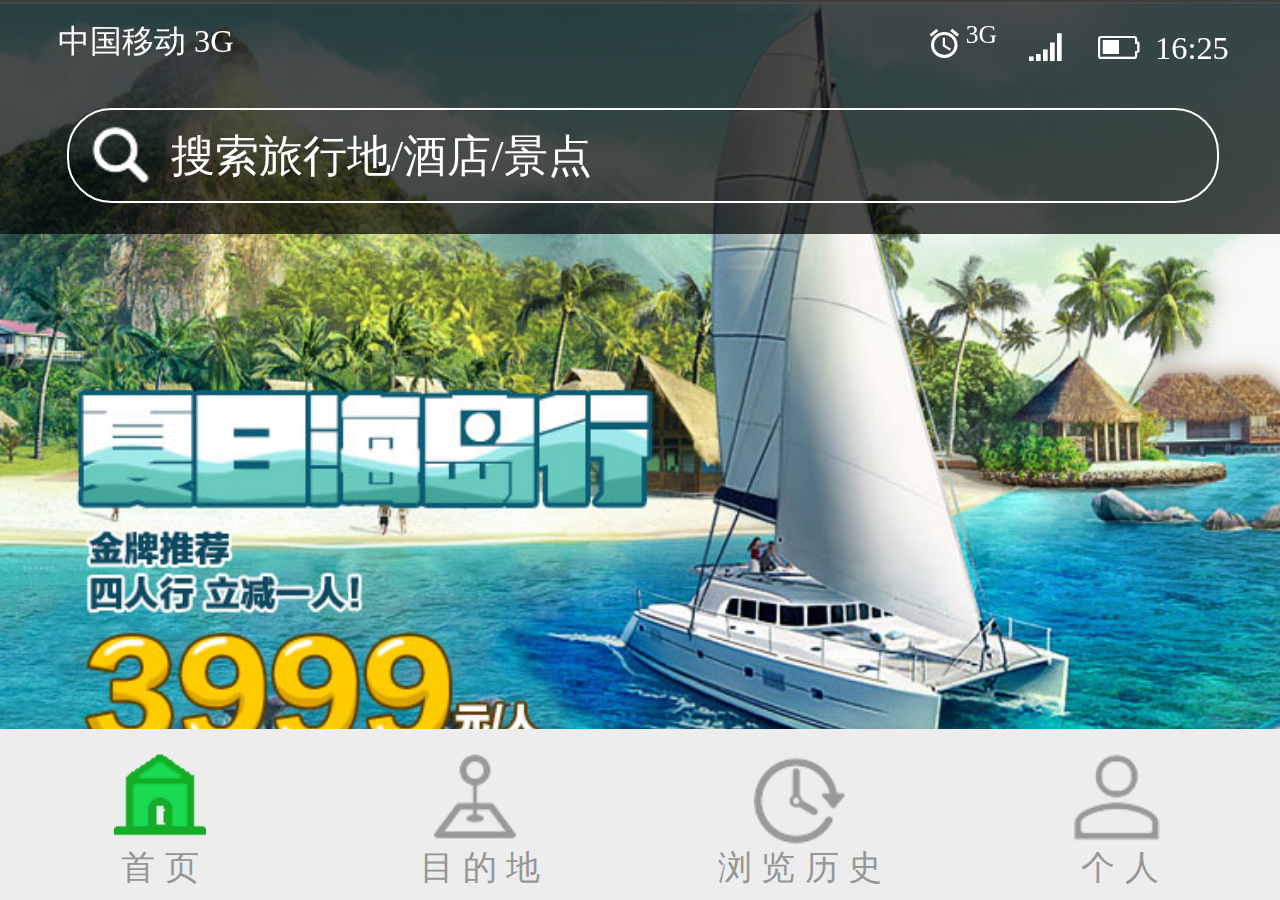
<file: test/index.html>
<!DOCTYPE html>
<html>
	<head>
		<meta charset="UTF-8">
		<title></title>
		<!-- 是否启动webapp功能，会删除默认的苹果工具栏和菜单栏。 -->
	    <meta name="apple-mobile-web-app-capable" content="yes" />
	    <!-- 这个主要是根据实际的页面设计的主体色为搭配来进行设置。 -->
	    <meta name="apple-mobile-web-app-status-bar-style" content="black" />
	    <!-- 忽略页面中的数字识别为电话号码,email识别 -->
	    <meta name="format-detection" content="telephone=no, email=no" />
	    <!-- 启用360浏览器的极速模式(webkit) -->
	    <meta name="renderer" content="webkit">
	    <!-- 避免IE使用兼容模式 -->
	    <meta http-equiv="X-UA-Compatible" content="IE=edge">
	    <!-- 针对手持设备优化，主要是针对一些老的不识别viewport的浏览器，比如黑莓 -->
	    <meta name="HandheldFriendly" content="true">
	    <!-- 微软的老式浏览器 -->
	    <meta name="MobileOptimized" content="320">
	    <!-- uc强制竖屏 -->
	    <meta name="screen-orientation" content="portrait">
	    <!-- QQ强制竖屏 -->
	    <meta name="x5-orientation" content="portrait">
	    <!-- UC强制全屏 -->
	    <meta name="full-screen" content="yes">
	    <!-- QQ强制全屏 -->
	    <meta name="x5-fullscreen" content="true">
	    <!-- UC应用模式 -->
	    <meta name="browsermode" content="application">
	    <!-- QQ应用模式 -->
	    <meta name="x5-page-mode" content="app">
		<link rel="stylesheet" type="text/css" href="lib/css/animate.min.css"/>
		<link rel="stylesheet" type="text/css" href="lib/css/font-awesome.min.css"/>
		<link rel="stylesheet" type="text/css" href="lib/css/swiper.min.css"/>
		<link rel="stylesheet" type="text/css" href="css/rest.css"/>
		<link rel="stylesheet" type="text/css" href="css/public.css"/>
		<link rel="stylesheet" type="text/css" href="css/index.css"/>
		<script type="text/javascript" src="lib/js/rem.js"></script>
	</head>
	<body>
		<ul id="dark"></ul>
		<!--header-->
		<header id="header">
			<div class="header-top">
				<p>中国移动  3G</p>
				<p>
					<span>&#xe6f2;</span>
					<span class="fa fa-signal"></span>
					<span class="fa fa-battery-2"></span>
					16:25
				</p>
			</div>
			<div class="header-search">
				<input type="search" placeholder="搜索旅行地/酒店/景点"/>
			</div>
		</header>
		<!--header end-->
		<!--cont-->
		<section id="box">
			<div id="scroll">
				<div id="pullDown">
					<span>下拉刷新...</span>
				</div>
				<!--swiper banner-->
				<div class="banner swiper-container">
					<div class="swiper-wrapper">
						<div class="swiper-slide">
							<img src="images/index/banner1.jpg"/>
						</div>
						<div class="swiper-slide">
							<img src="images/index/banner2.jpg"/>
						</div>
						<div class="swiper-slide">
							<img src="images/index/banner3.jpg"/>
						</div>
						<div class="swiper-slide">
							<img src="images/index/banner4.jpg"/>
						</div>
					</div>
					<div class="swiper-pagination"></div>
				</div>
				<!--swiper banner end-->
				<!--cont list-->
				<div class="cont-list">
					<div class="list-cont">
						<div class="wow bounceInLeft" data-wow-duration=".5s">
							<a href="tour-index.html">旅游</a>
						</div>
						<ul class="clear wow fadeInDown" data-wow-duration=".5s">
							<li>
								<a href="tour-list.html">出境游</a>
							</li>
							<li>
								<a href="tour-list.html">国内游</a>
							</li>
							<li>
								<a href="tour-list.html">周边游</a>
							</li>
							<li>
								<a href="tour-list.html">当地游</a>
							</li>
						</ul>
					</div>
					<div class="list-cont">
						<div  class="wow bounceInLeft" data-wow-duration=".5s" data-wow-delay=".5s">
							<a href="tour-index.html">机票</a>
						</div>
						<ul class="clear wow fadeInDown" data-wow-duration=".5s" data-wow-delay=".5s">
							<li>
								<a href="tour-list.html">低价机票</a>
							</li>
							<li>
								<a href="tour-list.html">汽车票/船票</a>
							</li>
							<li>
								<a href="tour-list.html">火车票</a>
							</li>
							<li>
								<a href="tour-list.html">专车/自驾</a>
							</li>
						</ul>
					</div>
					<div class="list-cont">
						<div class="wow bounceInLeft" data-wow-duration=".5s" data-wow-delay="1s">
							<a href="tour-index.html">酒店</a>
						</div>
						<ul class="clear wow fadeInDown" data-wow-duration=".5s" data-wow-delay="1s">
							<li>
								<a href="tour-list.html">出境游</a>
							</li>
							<li>
								<a href="tour-list.html">国内游</a>
							</li>
							<li>
								<a href="tour-list.html">周边游</a>
							</li>
							<li>
								<a href="tour-list.html">当地游</a>
							</li>
						</ul>
					</div>
				</div>
				<!--cont list end-->
				<div class="long-pic">
					<img src="images/index/long.jpg"/>
				</div>
				<!--shop list-->
				<div class="shop-list">
					<h4>特卖汇</h4>
					<ul class="clear"></ul>
				</div>
				<!--shop list end-->
			</div>
		</section>
		<!--cont end-->
		<!--footer-->
		<footer id="footer">
			<ul>
				<li>
					<a href="index.html">首 页</a>
				</li>
				<li>
					<a href="destination.html">目 的 地</a>
				</li>
				<li>
					<a href="history.html">浏 览 历 史</a>
				</li>
				<li>
					<a href="preson.html">个 人</a>
				</li>
			</ul>
		</footer>
		<!--footer end-->
		<!--百度模板-->
		<script type="text/html" id="indexList">
			<%for (var i = 0; i<menulist.length; i++){%>
				<li>
					<a href="tour-details.html">
						<img class="lazy" src="images/load.gif" img-lazy=<%=menulist[i].msrc%>/>
					</a>
					<h4><%=menulist[i].title%></h4>
					<p>
						<span>席位充足</span>
						<span><i>¥</i><%=menulist[i].price%></span>起
					</p>
				</li>
			<%}%>
		</script>
		<!--百度模板 end-->
		<script type="text/javascript" src="js/public.js"></script>
		<script type="text/javascript" src="lib/js/zapot.min.js"></script>
		<script type="text/javascript" src="lib/js/selector.js"></script>
		<script type="text/javascript" src="lib/js/touch.js"></script>
		<script type="text/javascript" src="lib/js/fx.js"></script>
		<script type="text/javascript" src="lib/js/fx_methods.js"></script>
		<script type="text/javascript" src="lib/js/swiper.min.js"></script>
		<script type="text/javascript" src="lib/js/wow.min.js"></script>
		<script type="text/javascript" src="lib/js/iscroll4.js"></script>
		<script type="text/javascript" src="lib/js/clamp.min.js"></script>
		<script type="text/javascript" src="lib/js/baiduTemplate.js"></script>
		<script type="text/javascript" src="js/index.js"></script>
	</body>
</html>
</file>
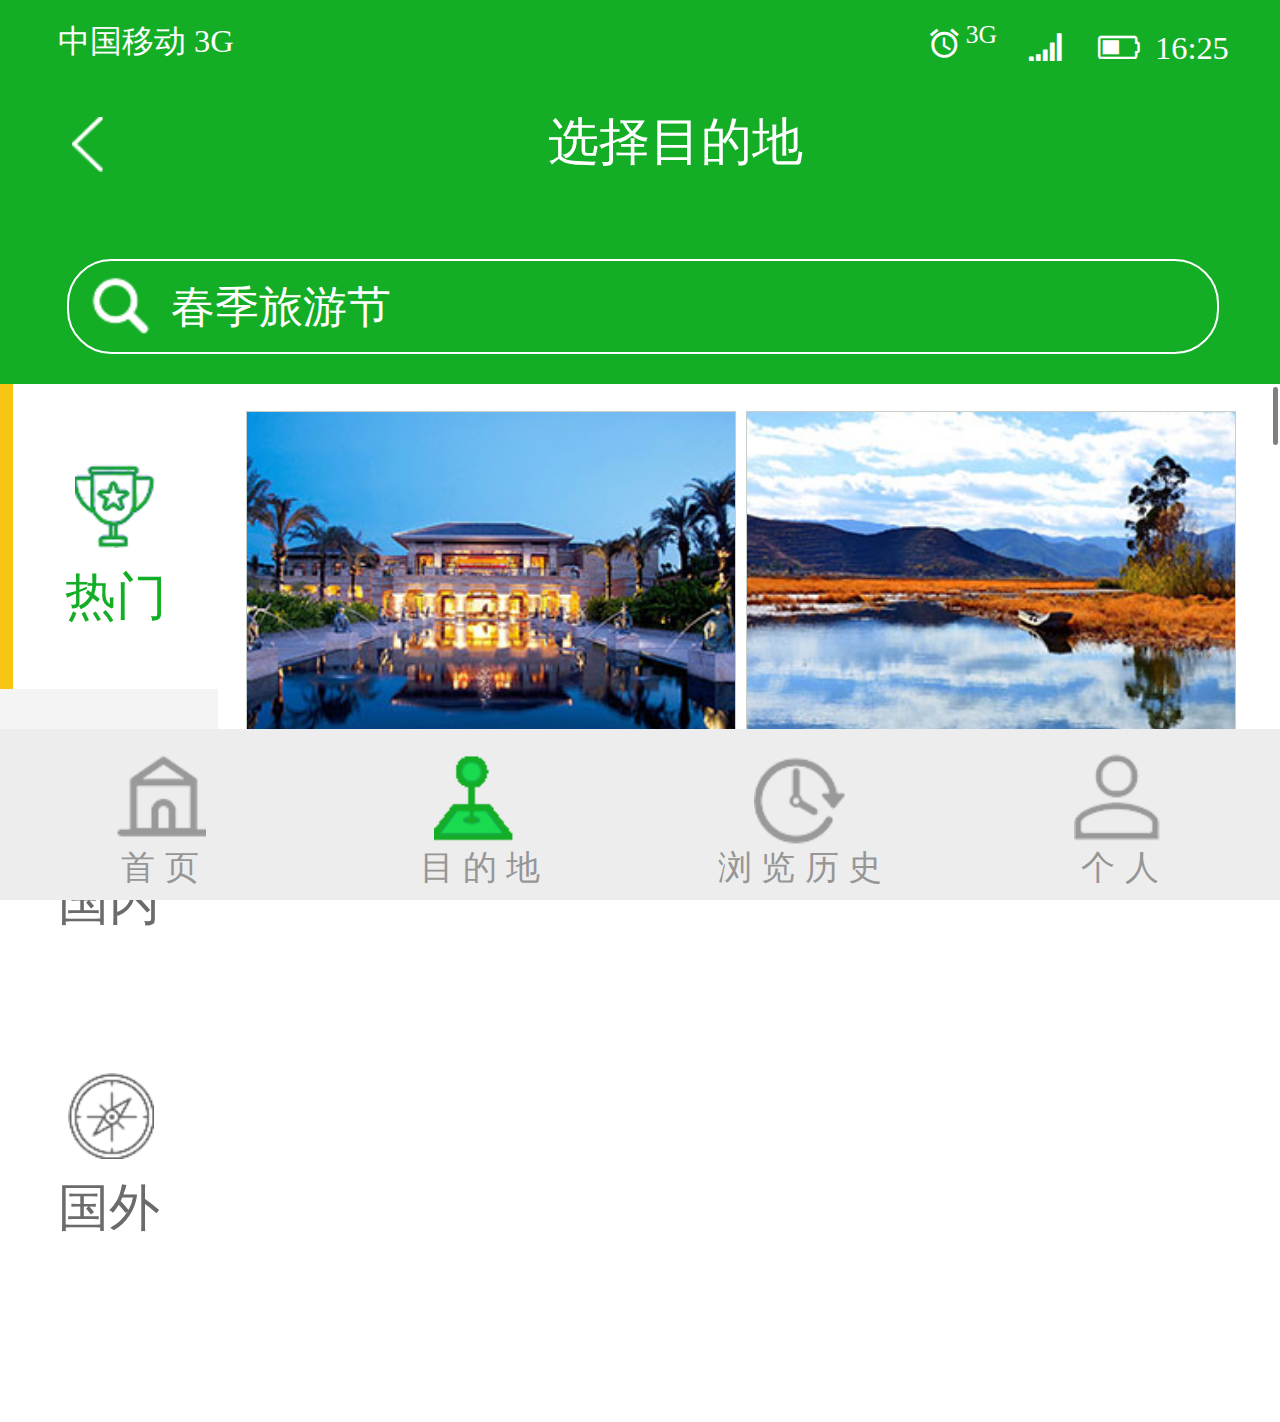
<file: test/destination.html>
<!DOCTYPE html>
<html>
	<head>
		<meta charset="UTF-8">
		<title></title>
		<!-- 是否启动webapp功能，会删除默认的苹果工具栏和菜单栏。 -->
	    <meta name="apple-mobile-web-app-capable" content="yes" />
	    <!-- 这个主要是根据实际的页面设计的主体色为搭配来进行设置。 -->
	    <meta name="apple-mobile-web-app-status-bar-style" content="black" />
	    <!-- 忽略页面中的数字识别为电话号码,email识别 -->
	    <meta name="format-detection" content="telephone=no, email=no" />
	    <!-- 启用360浏览器的极速模式(webkit) -->
	    <meta name="renderer" content="webkit">
	    <!-- 避免IE使用兼容模式 -->
	    <meta http-equiv="X-UA-Compatible" content="IE=edge">
	    <!-- 针对手持设备优化，主要是针对一些老的不识别viewport的浏览器，比如黑莓 -->
	    <meta name="HandheldFriendly" content="true">
	    <!-- 微软的老式浏览器 -->
	    <meta name="MobileOptimized" content="320">
	    <!-- uc强制竖屏 -->
	    <meta name="screen-orientation" content="portrait">
	    <!-- QQ强制竖屏 -->
	    <meta name="x5-orientation" content="portrait">
	    <!-- UC强制全屏 -->
	    <meta name="full-screen" content="yes">
	    <!-- QQ强制全屏 -->
	    <meta name="x5-fullscreen" content="true">
	    <!-- UC应用模式 -->
	    <meta name="browsermode" content="application">
	    <!-- QQ应用模式 -->
	    <meta name="x5-page-mode" content="app">
	    <link rel="stylesheet" type="text/css" href="lib/css/font-awesome.min.css"/>
	    <link rel="stylesheet" type="text/css" href="css/rest.css"/>
	    <link rel="stylesheet" type="text/css" href="css/public.css"/>
	    <link rel="stylesheet" type="text/css" href="css/destination.css"/>
	    <script type="text/javascript" src="lib/js/rem.js"></script>
	</head>
	<body>
		<ul id="dark"></ul>
		<!--header-->
		<header id="header">
			<div class="header-top">
				<p>中国移动  3G</p>
				<p>
					<span>&#xe6f2;</span>
					<span class="fa fa-signal"></span>
					<span class="fa fa-battery-2"></span>
					16:25
				</p>
			</div>
			<div class="header-back">
				<a href="index.html" class="back"></a>
				选择目的地
			</div>
			<div class="header-search">
				<input type="search" placeholder="春季旅游节"/>
			</div>
		</header>
		<!--header end-->
		<!--cont-->
		<section id="box">
			<!--选项卡左侧-->
			<ul class="box-left">
				<li class="active">热门</li>
				<li>国内</li>
				<li>国外</li>
			</ul>
			<!--选项卡左侧 end-->
			<!--选项卡右侧 ajax初始化显示-->
			<div id="wrap">
				<div id="scroll">
					<ul class="box-right clear">
						<li>
							<a href="tour-details.html">
								<img src="images/destination/cont01.jpg"/>
							</a>
							<a href="tour-details.html">上海迪士尼</a>
						</li>
						<li>
							<a href="tour-details.html">
								<img src="images/destination/cont02.jpg"/>
							</a>
							<a href="tour-details.html">云南</a>
						</li>
						<li>
							<a href="tour-details.html">
								<img src="images/destination/cont03.jpg"/>
							</a>
							<a href="tour-details.html">厦门</a>
						</li>
						<li>
							<a href="tour-details.html">
								<img src="images/destination/cont04.jpg"/>
							</a>
							<a href="tour-details.html">香港</a>
						</li>
						<li>
							<a href="tour-details.html">
								<img src="images/destination/cont05.jpg"/>
							</a>
							<a href="tour-details.html">法国</a>
						</li>
						<li>
							<a href="tour-details.html">
								<img src="images/destination/cont06.jpg"/>
							</a>
							<a href="tour-details.html">泰国</a>
						</li>
						<li>
							<a href="tour-details.html">
								<img src="images/destination/cont07.jpg"/>
							</a>
							<a href="tour-details.html">美国</a>
						</li>
						<li>
							<a href="tour-details.html">
								<img src="images/destination/cont08.jpg"/>
							</a>
							<a href="tour-details.html">德国</a>
						</li>
					</ul>
				</div>
			</div>
			<!--选项卡右侧 end-->
		</section>
		<!--cont end-->
		<!--footer-->
		<footer id="footer">
			<ul>
				<li>
					<a href="index.html">首 页</a>
				</li>
				<li>
					<a href="destination.html">目 的 地</a>
				</li>
				<li>
					<a href="history.html">浏 览 历 史</a>
				</li>
				<li>
					<a href="preson.html">个 人</a>
				</li>
			</ul>
		</footer>
		<!--footer end-->
		<!--百度模板-->
		<script type="text/html" id="desList">
			<%for (var j = 0; j<menulist.length; j++){%>
				<li>
					<a href="tour-details.html">
						<img src=<%=menulist[j].msrc%>/>
					</a>
					<a href="tour-details.html"><%=menulist[j].title%></a>
				</li>
			<%}%>
		</script>
		<!--百度模板 end-->
	    <script type="text/javascript" src="lib/js/zapot.min.js"></script>
	    <script type="text/javascript" src="lib/js/fx.js"></script>
	    <script type="text/javascript" src="lib/js/fx_methods.js"></script>
	    <script type="text/javascript" src="lib/js/baiduTemplate.js"></script>
	    <script type="text/javascript" src="lib/js/selector.js"></script>
	    <script type="text/javascript" src="lib/js/touch.js"></script>
	    <script type="text/javascript" src="lib/js/iscroll4.js"></script>
	    <script type="text/javascript" src="lib/js/swiper.min.js"></script>
	    <script type="text/javascript" src="js/destination.js"></script>
	</body>
</html>
</file>
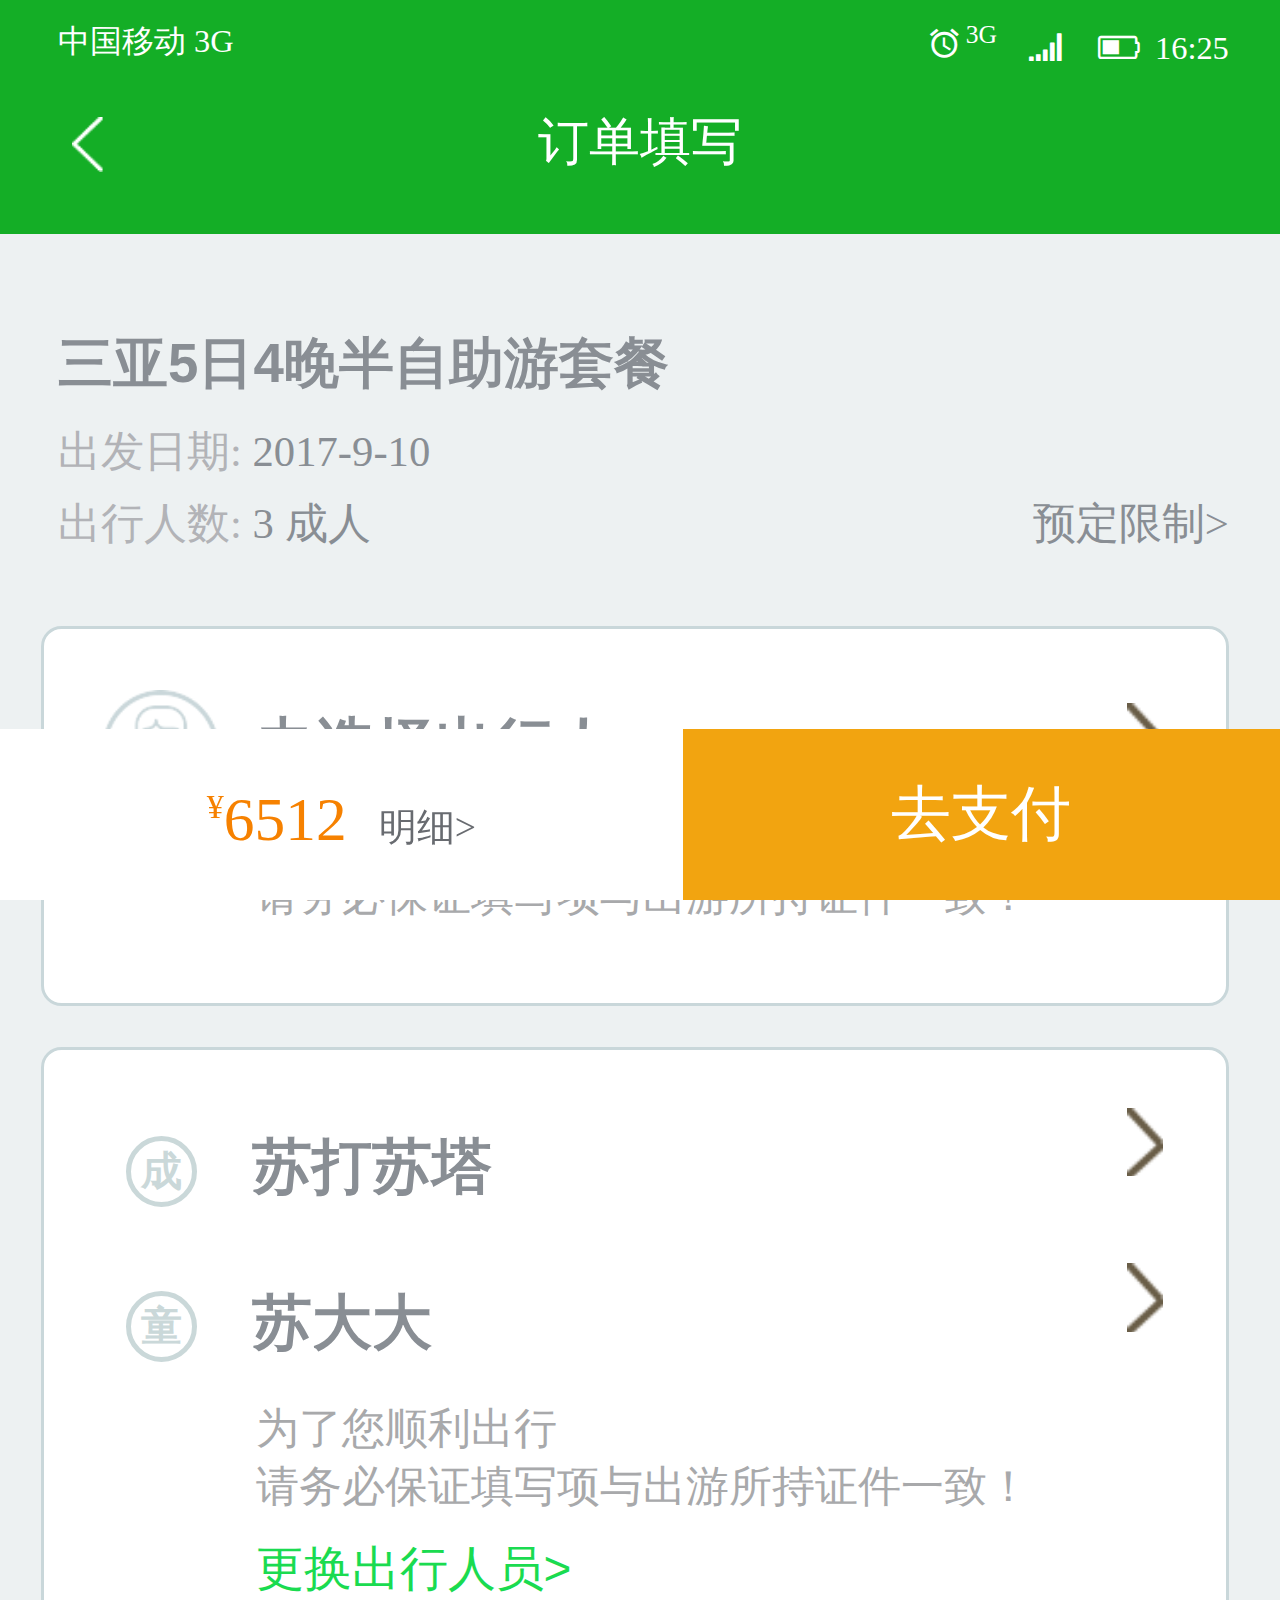
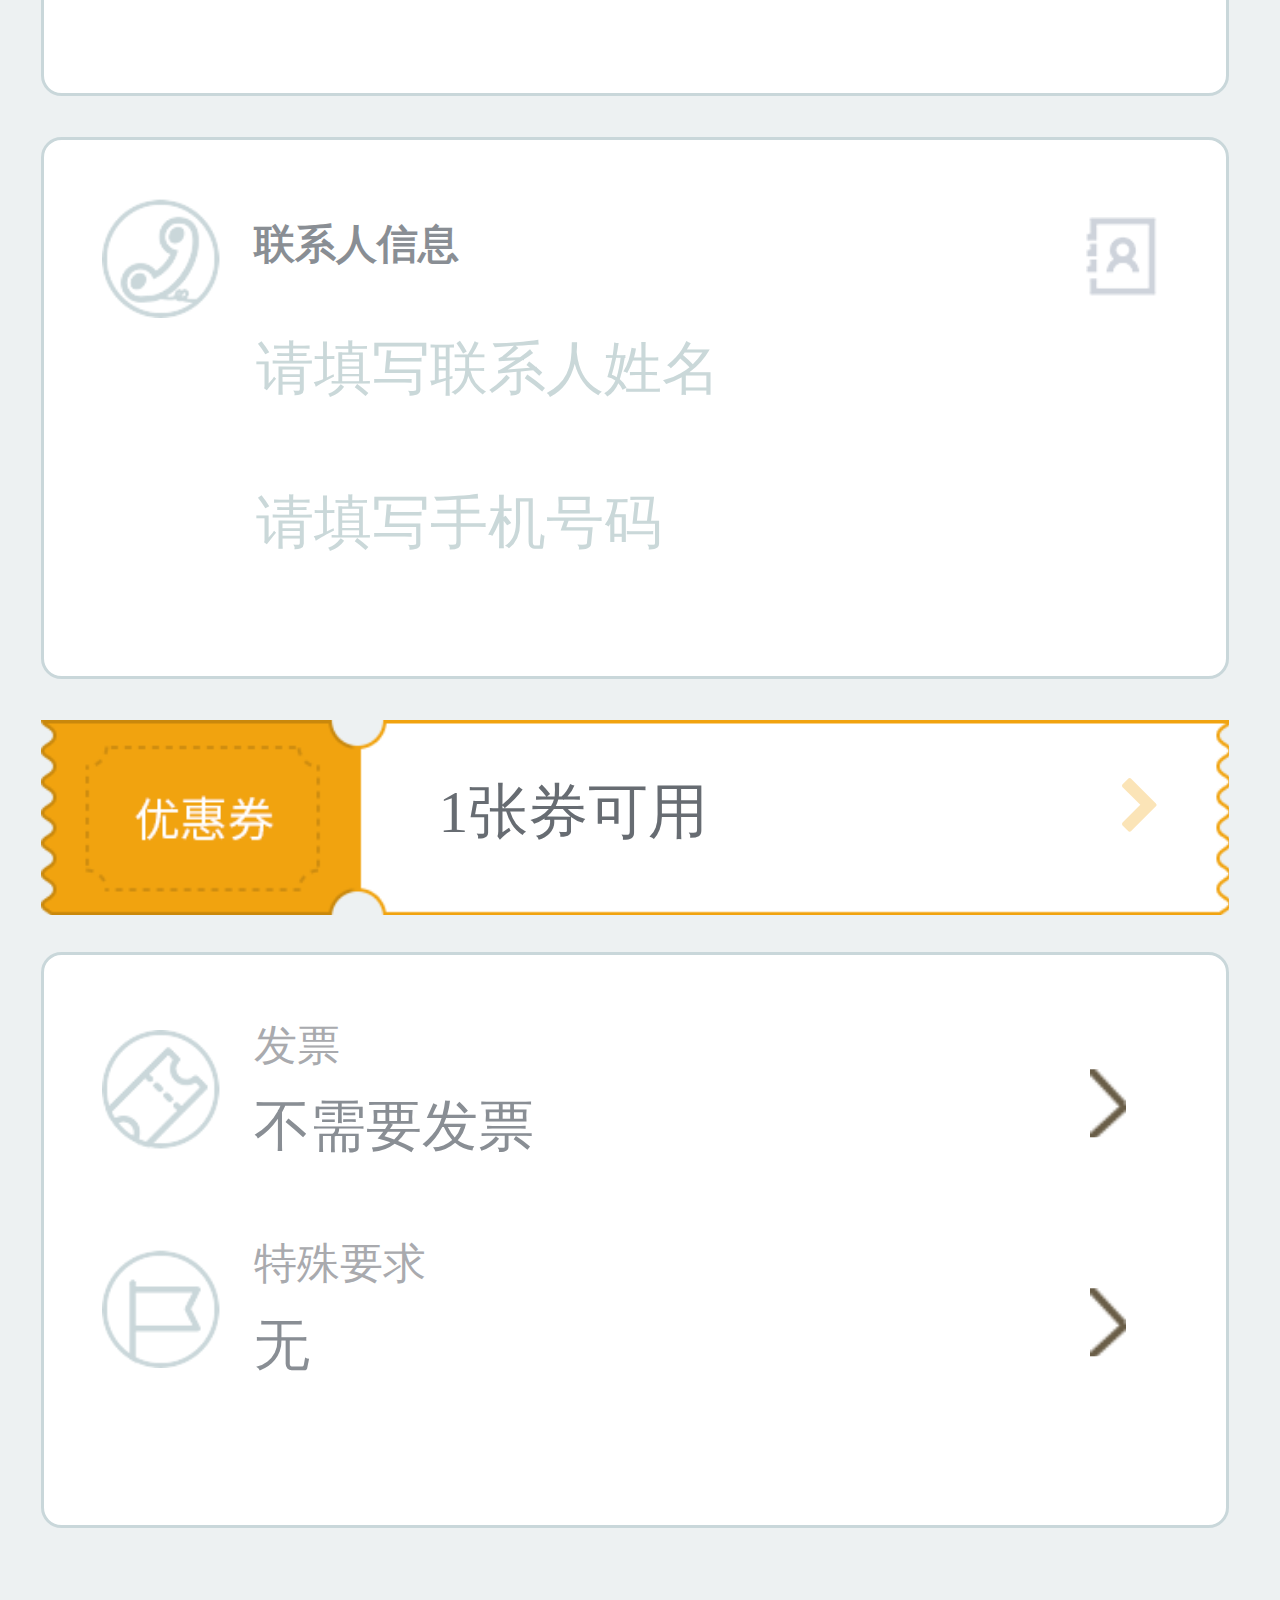
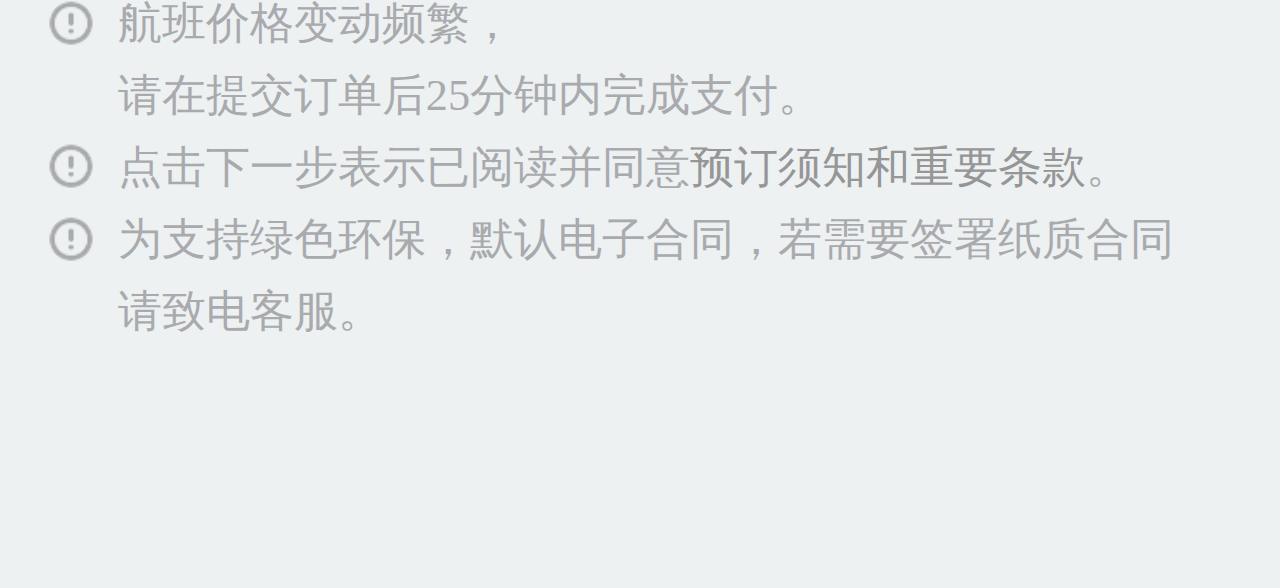
<file: test/fill-order.html>
<!DOCTYPE html>
<html>
	<head>
		<meta charset="UTF-8">
		<title></title>
		<!-- 是否启动webapp功能，会删除默认的苹果工具栏和菜单栏。 -->
	    <meta name="apple-mobile-web-app-capable" content="yes" />
	    <!-- 这个主要是根据实际的页面设计的主体色为搭配来进行设置。 -->
	    <meta name="apple-mobile-web-app-status-bar-style" content="black" />
	    <!-- 忽略页面中的数字识别为电话号码,email识别 -->
	    <meta name="format-detection" content="telephone=no, email=no" />
	    <!-- 启用360浏览器的极速模式(webkit) -->
	    <meta name="renderer" content="webkit">
	    <!-- 避免IE使用兼容模式 -->
	    <meta http-equiv="X-UA-Compatible" content="IE=edge">
	    <!-- 针对手持设备优化，主要是针对一些老的不识别viewport的浏览器，比如黑莓 -->
	    <meta name="HandheldFriendly" content="true">
	    <!-- 微软的老式浏览器 -->
	    <meta name="MobileOptimized" content="320">
	    <!-- uc强制竖屏 -->
	    <meta name="screen-orientation" content="portrait">
	    <!-- QQ强制竖屏 -->
	    <meta name="x5-orientation" content="portrait">
	    <!-- UC强制全屏 -->
	    <meta name="full-screen" content="yes">
	    <!-- QQ强制全屏 -->
	    <meta name="x5-fullscreen" content="true">
	    <!-- UC应用模式 -->
	    <meta name="browsermode" content="application">
	    <!-- QQ应用模式 -->
	    <meta name="x5-page-mode" content="app">
	    <link rel="stylesheet" type="text/css" href="css/rest.css"/>
	    <link rel="stylesheet" type="text/css" href="lib/css/font-awesome.min.css"/>
	    <link rel="stylesheet" type="text/css" href="css/public.css"/>
	    <link rel="stylesheet" type="text/css" href="css/fill-order.css"/>
	    <script type="text/javascript" src="lib/js/rem.js"></script>
	</head>
	<body>
		<!--header-->
		<header id="header">
			<div class="header-top">
				<p>中国移动  3G</p>
				<p>
					<span>&#xe6f2;</span>
					<span class="fa fa-signal"></span>
					<span class="fa fa-battery-2"></span>
					16:25
				</p>
			</div>
			<div class="header-back">
				<a href="select.html" class="back"></a>
				<p>订单填写</p>
			</div>
		</header>
		<!--header end-->
		<div class="alert">
			<ul>
				<li>
					<label>姓名:</label>
					<input type="text" />
				</li>
				<li>
					<label>年龄:</label>
					<input type="text" />
				</li>
				<li>
					<label>男:</label>
					<input type="radio" name="sex" value="男" />
					<label>女:</label>
					<input type="radio" name="sex" value="女" />
				</li>
				<li>
					<label>身份证号</label>
					<input type="number" />
				</li>
				<li>
					<button>关闭</button>
					<button>确认</button>
				</li>
			</ul>
		</div>
		<!--fill-cont-->
		<section id="fill">
			<div class="fill-title">
				<h4>三亚5日4晚半自助游套餐</h4>
				<p>出发日期: <span>2017-9-10</span></p>
				<p>出行人数: <span>3 成人</span><span>预定限制></span></p>
			</div>
			<div class="fill-select">
				<h4>去选择出行人<i></i></h4>
				<p>为了您顺利出行</p>
				<p>请务必保证填写项与出游所持证件一致！</p>
				<ul>
					<li class="fa fa-plus-square"></li>
				</ul>
			</div>
			<div class="fill-select">
				<h4><span>成</span>苏打苏塔<i></i></h4>
				<h4><span>童</span>苏大大<i></i></h4>
				<p>为了您顺利出行</p>
				<p>请务必保证填写项与出游所持证件一致！</p>
				<p>
					<a href="javascript:;">更换出行人员></a>
				</p>
			</div>
			<div class="fill-select">
				<h4>联系人信息<i></i></h4>
				<input type="text" placeholder="请填写联系人姓名" />
				<input type="number" placeholder="请填写手机号码" />
			</div>
			<div class="fill-con">
				1张券可用
				<span class="fa fa-chevron-right"></span>
			</div>
			<div class="fill-select">
				<hgroup>
					<h6>发票</h6>
					<h4>
						<span>不需要发票</span>
						<i></i>
					</h4>
					<div>
						<ul>
							<li>开发票</li>
							<li>不需要发票</li>
						</ul>
					</div>
				</hgroup>
				<hgroup>
					<h6>特殊要求</h6>
					<h4>
						<span>无</span>
						<i></i>
					</h4>
					<div>
						<ul>
							<li>无</li>
							<li>办理手续</li>
							<li>办理入住</li>
							<li>办理退税</li>
						</ul>
					</div>
				</hgroup>
			</div>
			<div class="notice">
				<div>
					<p>航班价格变动频繁，<br />请在提交订单后25分钟内完成支付。</p>
				</div>
				<div>
					<p>点击下一步表示已阅读并同意<a href="javascript:;">预订须知和重要条款</a>。</p>
				</div>
				<div>
					<p>为支持绿色环保，默认电子合同，若需要签署纸质合同请致电客服。</p>
				</div>
			</div>
		</section>
		<!--fill-cont end-->
		<!--footer-->
		<footer id="footer">
			<div class="footer-left">
				<span><i>¥</i>6512</span>
				<span>明细></span>
			</div>
			<a href="javascript:;">去支付</a>
		</footer>
		<!--footer end-->
		<script type="text/javascript" src="lib/js/zapot.min.js"></script>
		<script type="text/javascript" src="lib/js/selector.js"></script>
		<script type="text/javascript" src="lib/js/touch.js"></script>
		<script type="text/javascript" src="lib/js/fx.js"></script>
		<script type="text/javascript" src="lib/js/fx_methods.js"></script>
		<script type="text/javascript" src="js/fill-order.js"></script>
	</body>
</html>
</file>
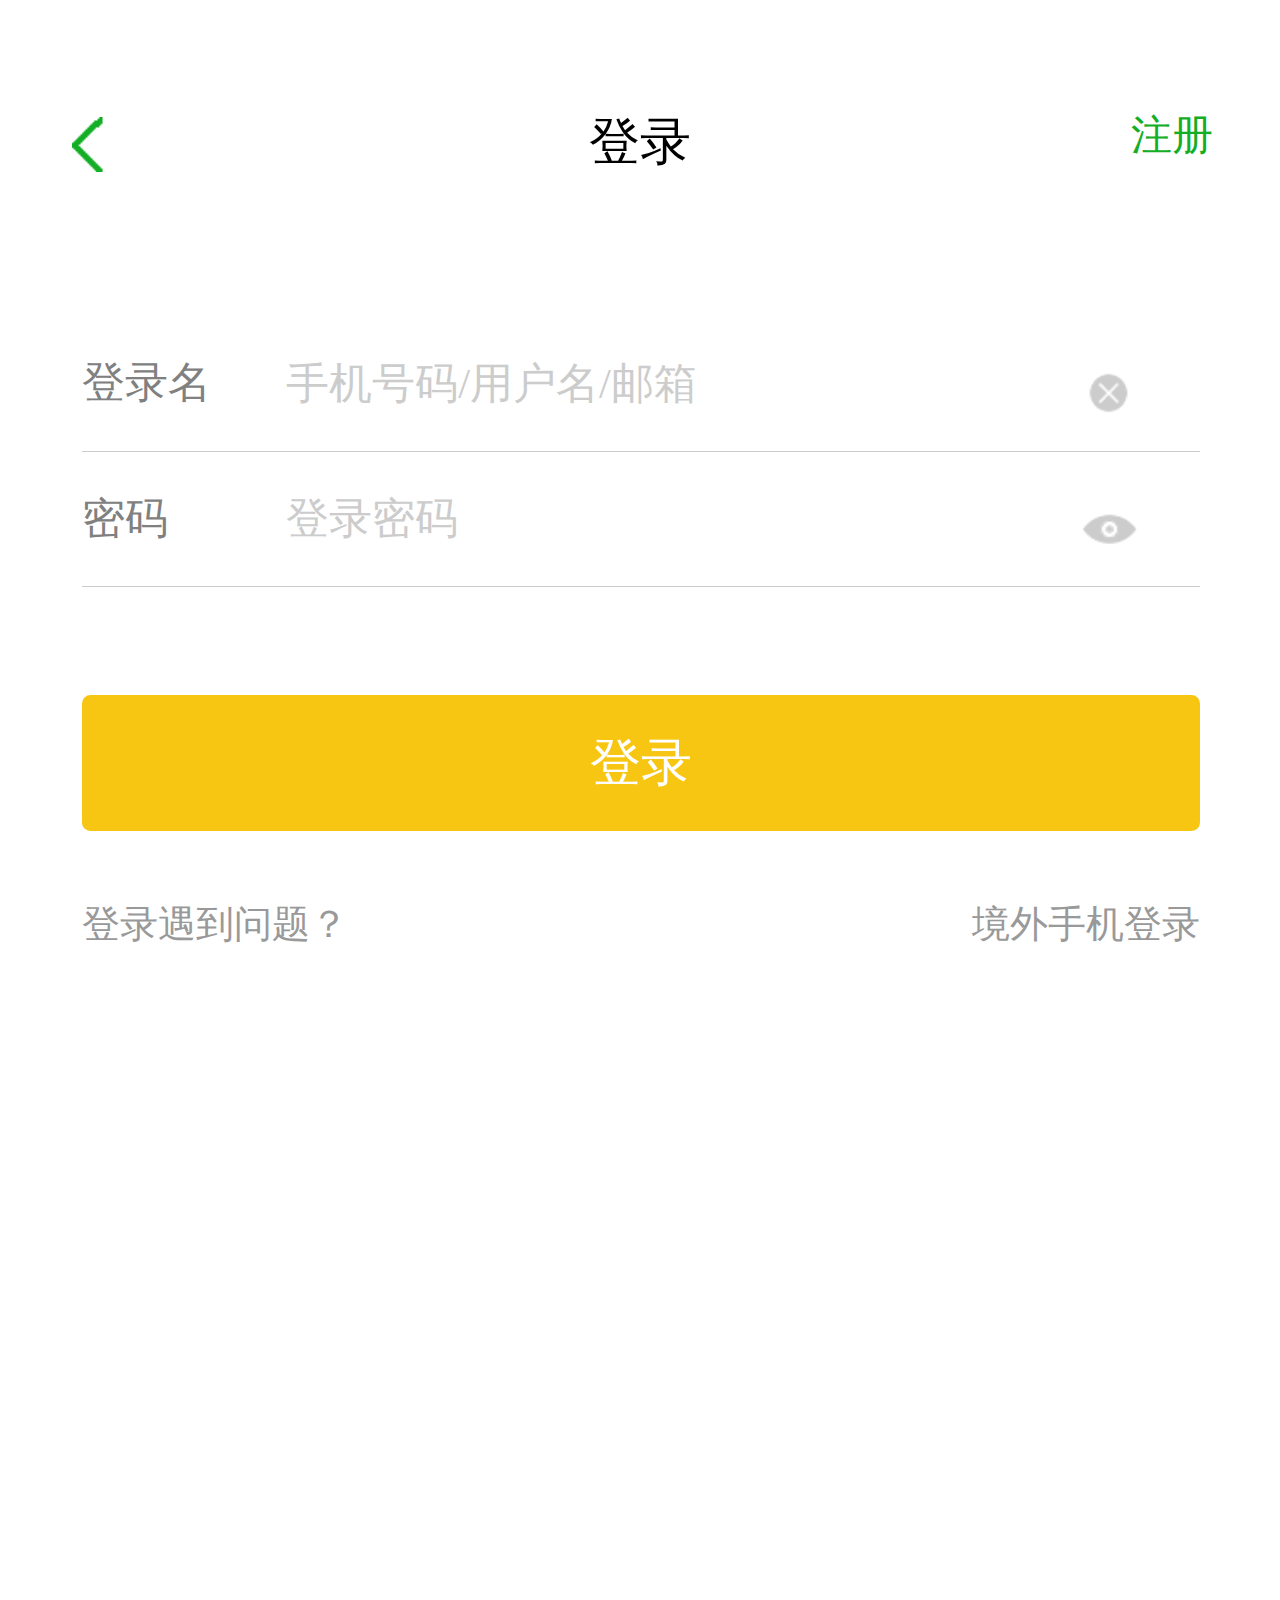
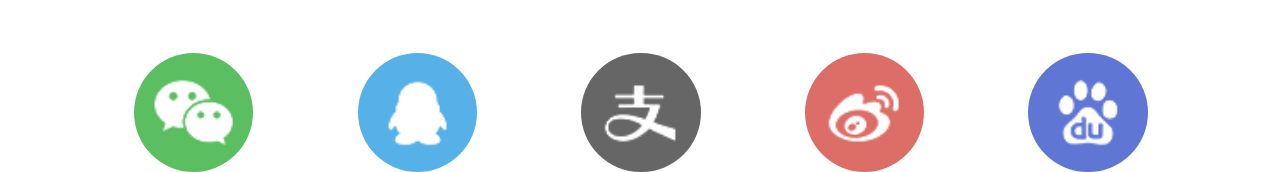
<file: test/login.html>
<!DOCTYPE html>
<html>
	<head>
		<meta charset="UTF-8">
		<title></title>
		<!-- 是否启动webapp功能，会删除默认的苹果工具栏和菜单栏。 -->
	    <meta name="apple-mobile-web-app-capable" content="yes" />
	    <!-- 这个主要是根据实际的页面设计的主体色为搭配来进行设置。 -->
	    <meta name="apple-mobile-web-app-status-bar-style" content="black" />
	    <!-- 忽略页面中的数字识别为电话号码,email识别 -->
	    <meta name="format-detection" content="telephone=no, email=no" />
	    <!-- 启用360浏览器的极速模式(webkit) -->
	    <meta name="renderer" content="webkit">
	    <!-- 避免IE使用兼容模式 -->
	    <meta http-equiv="X-UA-Compatible" content="IE=edge">
	    <!-- 针对手持设备优化，主要是针对一些老的不识别viewport的浏览器，比如黑莓 -->
	    <meta name="HandheldFriendly" content="true">
	    <!-- 微软的老式浏览器 -->
	    <meta name="MobileOptimized" content="320">
	    <!-- uc强制竖屏 -->
	    <meta name="screen-orientation" content="portrait">
	    <!-- QQ强制竖屏 -->
	    <meta name="x5-orientation" content="portrait">
	    <!-- UC强制全屏 -->
	    <meta name="full-screen" content="yes">
	    <!-- QQ强制全屏 -->
	    <meta name="x5-fullscreen" content="true">
	    <!-- UC应用模式 -->
	    <meta name="browsermode" content="application">
	    <!-- QQ应用模式 -->
	    <meta name="x5-page-mode" content="app">
	    <link rel="stylesheet" type="text/css" href="lib/css/font-awesome.min.css"/>
	    <link rel="stylesheet" type="text/css" href="lib/css/style.css"/>
	    <link rel="stylesheet" type="text/css" href="css/rest.css"/>
	    <link rel="stylesheet" type="text/css" href="css/public.css"/>
	    <link rel="stylesheet" type="text/css" href="css/login.css"/>
	    <script type="text/javascript" src="lib/js/rem.js"></script>
	</head>
	<body>
		<!--header-->
		<header id="header">
			<div class="header-top">
				<p>中国移动  3G</p>
				<p>
					<span>&#xe6f2;</span>
					<span class="fa fa-signal"></span>
					<span class="fa fa-battery-2"></span>
					16:25
				</p>
			</div>
			<div class="header-back">
				<a href="preson.html" class="back"></a>
				<p>登录</p>
				<a href="registered.html">注册</a>
			</div>
		</header>
		<!--header end-->
		<!--login-cont-->
		<section id="box">
			<form>
				<ul class="login">
					<li class="user">
						<label>登录名</label>
						<input type="text" placeholder="手机号码/用户名/邮箱" />
						<i></i>
					</li>
					<li class="pwd">
						<label>密码</label>
						<input type="password" placeholder="登录密码" />
						<i></i>
					</li>
					<li class="submit">
						<input type="button" value="登录" />
					</li>
				</ul>
			</form>
			<div class="problem">
				<a href="javascript:;">登录遇到问题？</a>
				<a href="javascript:;">境外手机登录</a>
			</div>
			<div class="party">
				<i></i>
				<i></i>
				<i></i>
				<i></i>
				<i></i>
			</div>
		</section>
		<!--login-cont-->
		<div id="true-box">
			<p>账号或密码不正确！</p>
			<button>确定</button>
		</div>
		<!--滑块验证-->
		<div id="check">
			<div class="verBox">
				<div id="imgVer"></div>
			</div>
		</div>
		<script type="text/javascript" src="lib/js/zapot.min.js"></script>
		<script type="text/javascript" src="lib/js/selector.js"></script>
		<script type="text/javascript" src="lib/js/fx.js"></script>
		<script type="text/javascript" src="lib/js/fx_methods.js"></script>
		<script type="text/javascript" src="lib/js/touch.js"></script>
		<script type="text/javascript" src="lib/js/img_ver.js"></script>
		<script type="text/javascript" src="js/login.js"></script>
	</body>
</html>
</file>
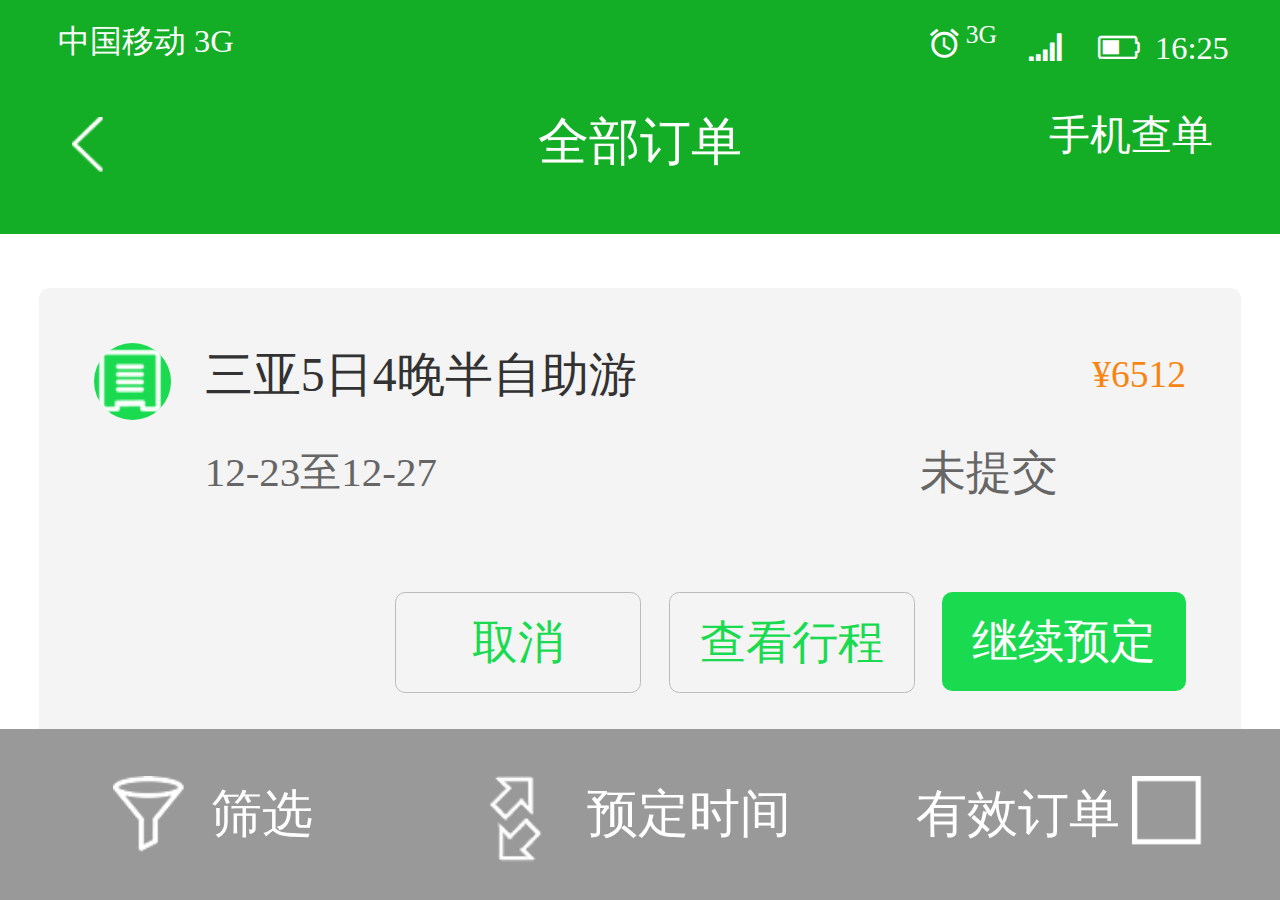
<file: test/order.html>
<!DOCTYPE html>
<html>
	<head>
		<meta charset="UTF-8">
		<title></title>
		<!-- 是否启动webapp功能，会删除默认的苹果工具栏和菜单栏。 -->
	    <meta name="apple-mobile-web-app-capable" content="yes" />
	    <!-- 这个主要是根据实际的页面设计的主体色为搭配来进行设置。 -->
	    <meta name="apple-mobile-web-app-status-bar-style" content="black" />
	    <!-- 忽略页面中的数字识别为电话号码,email识别 -->
	    <meta name="format-detection" content="telephone=no, email=no" />
	    <!-- 启用360浏览器的极速模式(webkit) -->
	    <meta name="renderer" content="webkit">
	    <!-- 避免IE使用兼容模式 -->
	    <meta http-equiv="X-UA-Compatible" content="IE=edge">
	    <!-- 针对手持设备优化，主要是针对一些老的不识别viewport的浏览器，比如黑莓 -->
	    <meta name="HandheldFriendly" content="true">
	    <!-- 微软的老式浏览器 -->
	    <meta name="MobileOptimized" content="320">
	    <!-- uc强制竖屏 -->
	    <meta name="screen-orientation" content="portrait">
	    <!-- QQ强制竖屏 -->
	    <meta name="x5-orientation" content="portrait">
	    <!-- UC强制全屏 -->
	    <meta name="full-screen" content="yes">
	    <!-- QQ强制全屏 -->
	    <meta name="x5-fullscreen" content="true">
	    <!-- UC应用模式 -->
	    <meta name="browsermode" content="application">
	    <!-- QQ应用模式 -->
	    <meta name="x5-page-mode" content="app">
	    <link rel="stylesheet" type="text/css" href="lib/css/font-awesome.min.css"/>
	    <link rel="stylesheet" type="text/css" href="css/rest.css"/>
	    <link rel="stylesheet" type="text/css" href="css/public.css"/>
	    <link rel="stylesheet" type="text/css" href="css/order.css"/>
	    <script type="text/javascript" src="lib/js/rem.js"></script>
	</head>
	<body>
		<!--header-->
		<header id="header">
			<div class="header-top">
				<p>中国移动  3G</p>
				<p>
					<span>&#xe6f2;</span>
					<span class="fa fa-signal"></span>
					<span class="fa fa-battery-2"></span>
					16:25
				</p>
			</div>
			<div class="header-back">
				<a href="preson.html" class="back"></a>
				<p>全部订单</p>
				<a href="javascript:;">手机查单</a>
			</div>
		</header>
		<!--header end-->
		<!--cont-order-->
		<section id="box">
			<div class="order-cont">
				<div class="order-title">
					三亚5日4晚半自助游
					<span>¥6512</span>
				</div>
				<div class="order-time">
					12-23至12-27
					<span>未提交</span>
				</div>
				<div class="order-btn clear">
					<a href="javascript:;">继续预定</a>
					<a href="javascript:;">查看行程</a>
					<a href="javascript:;">取消</a>
				</div>
			</div>
		</section>
		<!--cont-order end-->
		<!--footer-->
		<footer id="other-footer">
			<ul>
				<li>
					<i></i>
					筛选
				</li>
				<li>
					<i></i>
					预定时间
				</li>
				<li>
					有效订单
					<i></i>
				</li>
			</ul>
		</footer>
		<!--footer end-->
		<script type="text/javascript" src="lib/js/zapot.min.js"></script>
		<script type="text/javascript" src="lib/js/selector.js"></script>
		<script type="text/javascript" src="lib/js/touch.js"></script>
		<script type="text/javascript" src="js/order.js"></script>
	</body>
</html>
</file>
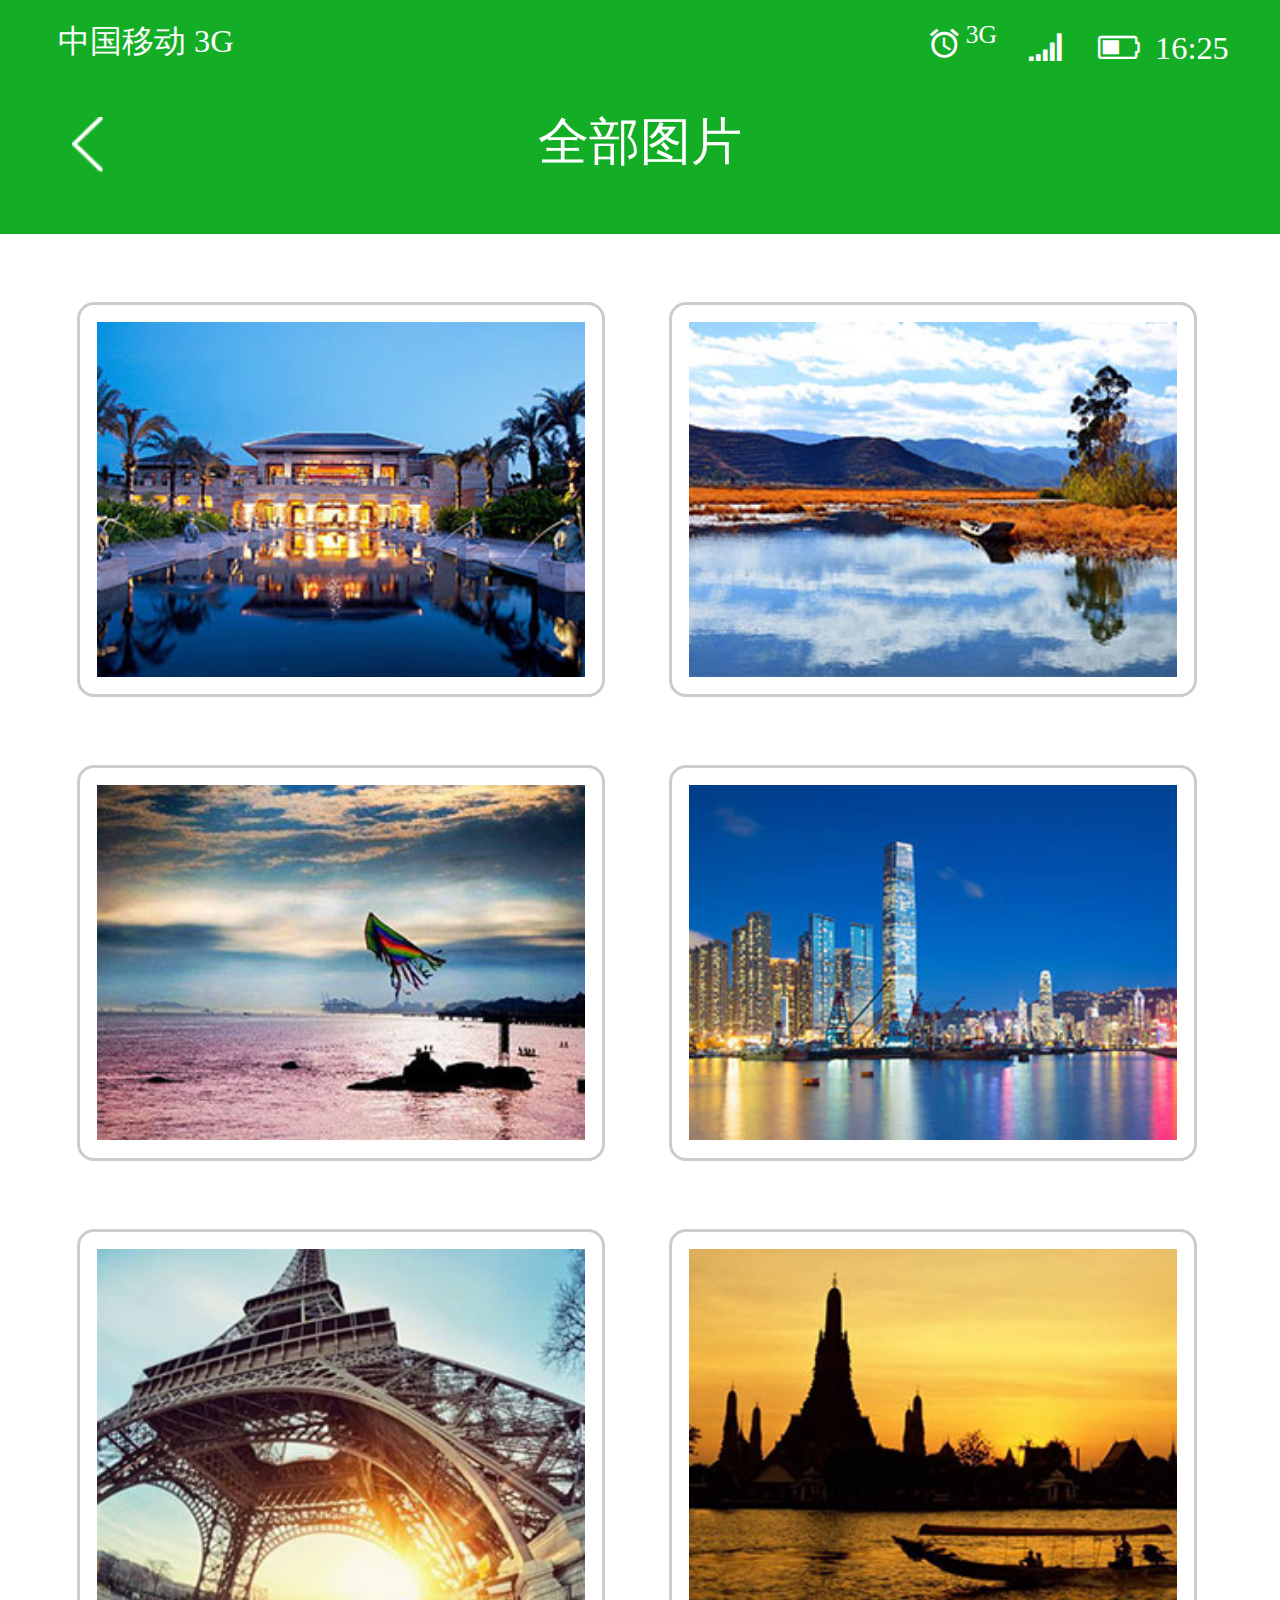
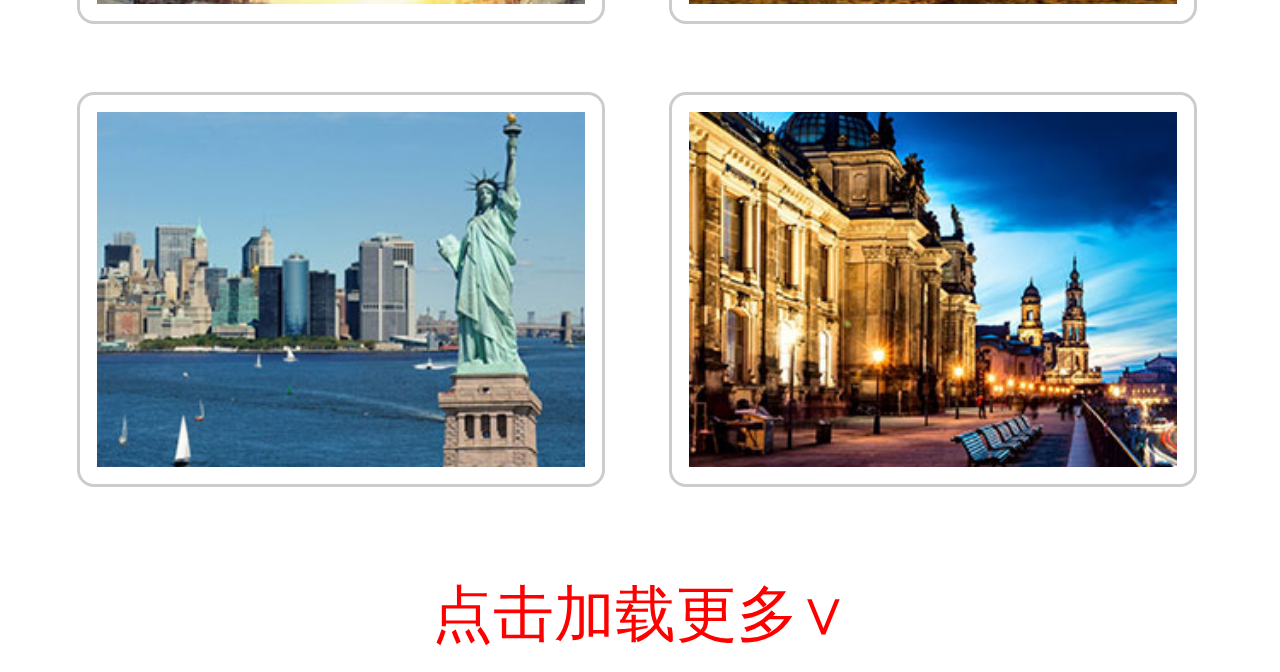
<file: test/photo.html>
<!DOCTYPE html>
<html>
	<head>
		<meta charset="UTF-8">
		<title></title>
		<!-- 是否启动webapp功能，会删除默认的苹果工具栏和菜单栏。 -->
	    <meta name="apple-mobile-web-app-capable" content="yes" />
	    <!-- 这个主要是根据实际的页面设计的主体色为搭配来进行设置。 -->
	    <meta name="apple-mobile-web-app-status-bar-style" content="black" />
	    <!-- 忽略页面中的数字识别为电话号码,email识别 -->
	    <meta name="format-detection" content="telephone=no, email=no" />
	    <!-- 启用360浏览器的极速模式(webkit) -->
	    <meta name="renderer" content="webkit">
	    <!-- 避免IE使用兼容模式 -->
	    <meta http-equiv="X-UA-Compatible" content="IE=edge">
	    <!-- 针对手持设备优化，主要是针对一些老的不识别viewport的浏览器，比如黑莓 -->
	    <meta name="HandheldFriendly" content="true">
	    <!-- 微软的老式浏览器 -->
	    <meta name="MobileOptimized" content="320">
	    <!-- uc强制竖屏 -->
	    <meta name="screen-orientation" content="portrait">
	    <!-- QQ强制竖屏 -->
	    <meta name="x5-orientation" content="portrait">
	    <!-- UC强制全屏 -->
	    <meta name="full-screen" content="yes">
	    <!-- QQ强制全屏 -->
	    <meta name="x5-fullscreen" content="true">
	    <!-- UC应用模式 -->
	    <meta name="browsermode" content="application">
	    <!-- QQ应用模式 -->
	    <meta name="x5-page-mode" content="app">
	    <link rel="stylesheet" type="text/css" href="lib/css/font-awesome.min.css"/>
	    <link rel="stylesheet" type="text/css" href="css/rest.css"/>
	    <link rel="stylesheet" type="text/css" href="css/public.css"/>
	    <link rel="stylesheet" type="text/css" href="css/photo.css"/>
	    <script type="text/javascript" src="lib/js/rem.js"></script>
	</head>
	<body>
		<!--header-->
		<header id="header">
			<div class="header-top">
				<p>中国移动  3G</p>
				<p>
					<span>&#xe6f2;</span>
					<span class="fa fa-signal"></span>
					<span class="fa fa-battery-2"></span>
					16:25
				</p>
			</div>
			<div class="header-back">
				<a href="preson.html" class="back"></a>
				<p>全部图片</p>
				<a href="javascript:;">保存</a>
			</div>
		</header>
		<!--header end-->
		<section id="box">
			<ul class="photo-wrap clear">
				<li>
					<span class="fa fa-times"></span>
					<img src="images/destination/cont01.jpg"/>
				</li>
				<li>
					<span class="fa fa-times"></span>
					<img src="images/destination/cont02.jpg"/>
				</li>
				<li>
					<span class="fa fa-times"></span>
					<img src="images/destination/cont03.jpg"/>
				</li>
				<li>
					<span class="fa fa-times"></span>
					<img src="images/destination/cont04.jpg"/>
				</li>
				<li>
					<span class="fa fa-times"></span>
					<img src="images/destination/cont05.jpg"/>
				</li>
				<li>
					<span class="fa fa-times"></span>
					<img src="images/destination/cont06.jpg"/>
				</li>
				<li>
					<span class="fa fa-times"></span>
					<img src="images/destination/cont07.jpg"/>
				</li>
				<li>
					<span class="fa fa-times"></span>
					<img src="images/destination/cont08.jpg"/>
				</li>
			</ul>
			<p class="btn">点击加载更多∨</p>
		</section>
		<div id="mark">
			<img src="images/destination/cont08.jpg"/>
		</div>
		<!--百度模板-->
		<script type="text/html" id="PicList">
			<%for (var j = 0; j<menulist.length; j++){%>
				<li>
					<span class="fa fa-times"></span>
					<img src=<%=menulist[j].src%>/>
				</li>
			<%}%>
		</script>
		<!--百度模板 end-->
		<script type="text/javascript" src="lib/js/zapot.min.js"></script>
		<script type="text/javascript" src="lib/js/selector.js"></script>
		<script type="text/javascript" src="lib/js/touch.js"></script>
		<script type="text/javascript" src="lib/js/fx.js"></script>
		<script type="text/javascript" src="lib/js/fx_methods.js"></script>
		<script type="text/javascript" src="lib/js/baiduTemplate.js"></script>
		<script type="text/javascript" src="js/photo.js"></script>
	</body>
</html>
</file>
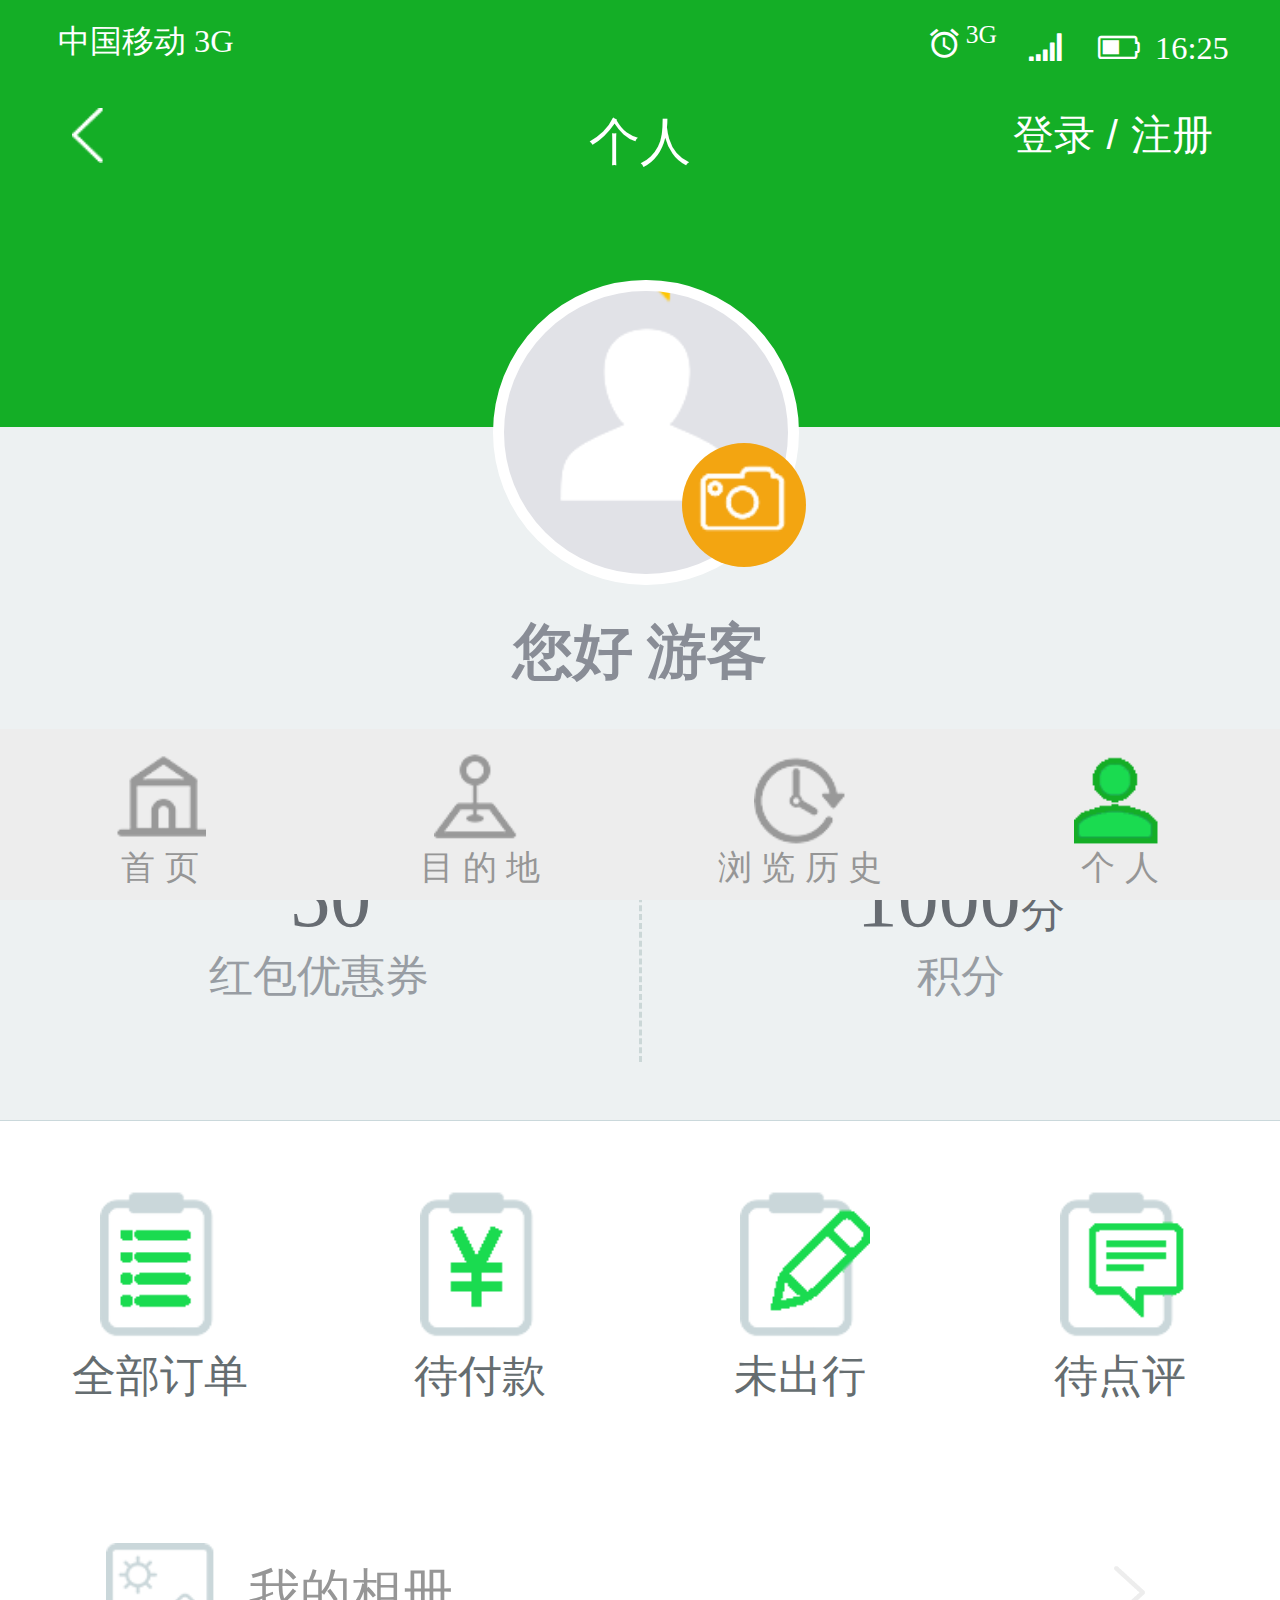
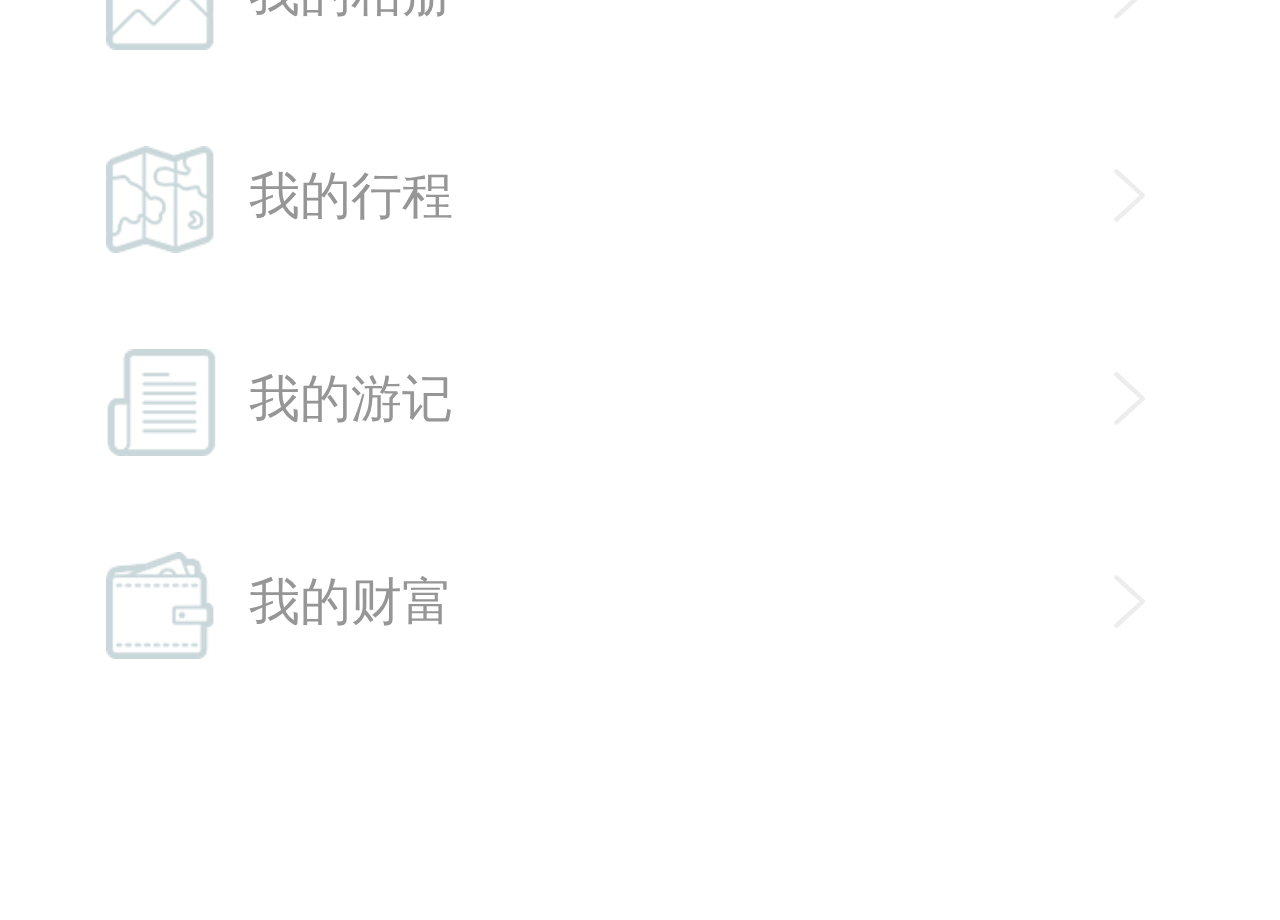
<file: test/preson.html>
<!DOCTYPE html>
<html>
	<head>
		<meta charset="UTF-8">
		<title></title>
		<!-- 是否启动webapp功能，会删除默认的苹果工具栏和菜单栏。 -->
	    <meta name="apple-mobile-web-app-capable" content="yes" />
	    <!-- 这个主要是根据实际的页面设计的主体色为搭配来进行设置。 -->
	    <meta name="apple-mobile-web-app-status-bar-style" content="black" />
	    <!-- 忽略页面中的数字识别为电话号码,email识别 -->
	    <meta name="format-detection" content="telephone=no, email=no" />
	    <!-- 启用360浏览器的极速模式(webkit) -->
	    <meta name="renderer" content="webkit">
	    <!-- 避免IE使用兼容模式 -->
	    <meta http-equiv="X-UA-Compatible" content="IE=edge">
	    <!-- 针对手持设备优化，主要是针对一些老的不识别viewport的浏览器，比如黑莓 -->
	    <meta name="HandheldFriendly" content="true">
	    <!-- 微软的老式浏览器 -->
	    <meta name="MobileOptimized" content="320">
	    <!-- uc强制竖屏 -->
	    <meta name="screen-orientation" content="portrait">
	    <!-- QQ强制竖屏 -->
	    <meta name="x5-orientation" content="portrait">
	    <!-- UC强制全屏 -->
	    <meta name="full-screen" content="yes">
	    <!-- QQ强制全屏 -->
	    <meta name="x5-fullscreen" content="true">
	    <!-- UC应用模式 -->
	    <meta name="browsermode" content="application">
	    <!-- QQ应用模式 -->
	    <meta name="x5-page-mode" content="app">
	    <link rel="stylesheet" type="text/css" href="lib/css/font-awesome.min.css"/>
	    <link rel="stylesheet" type="text/css" href="css/rest.css"/>
	    <link rel="stylesheet" type="text/css" href="css/public.css"/>
	    <link rel="stylesheet" type="text/css" href="css/preson.css"/>
	    <script type="text/javascript" src="lib/js/rem.js"></script>
	</head>
	<body>
		<!--header-->
		<header id="header">
			<div class="header-top">
				<p>中国移动  3G</p>
				<p>
					<span>&#xe6f2;</span>
					<span class="fa fa-signal"></span>
					<span class="fa fa-battery-2"></span>
					16:25
				</p>
			</div>
			<div class="header-back">
				<a href="index.html" class="back"></a>
				<p>个人</p>
				<span>退出</span>
				<a href="registered.html">注册</a>
				<a href="login.html">登录 /</a>
			</div>
		</header>
		<!--header end-->
		<!--cont-->
		<section id="box">
			<div class="person-icon">
				<div class="camera"></div>
			</div>
			<div class="myinfo">
				<h4>
					<p>您好 游客</p>
					<p>世界很大，抬脚出去荡~</p>
				</h4>
				<div class="coupon">
					<div>
						<p>¥<span>50</span></p>
						<p>红包优惠券</p>
					</div>
					<div>
						<p><span>1000</span>分</p>
						<p>积分</p>
					</div>
				</div>
			</div>
			<ul class="order">
				<li>
					<a href="order.html">全部订单</a>
				</li>
				<li>
					<a href="javascript:;">待付款</a>
				</li>
				<li>
					<a href="javascript:;">未出行</a>
				</li>
				<li>
					<a href="javascript:;">待点评</a>
				</li>
			</ul>
			<ul class="info-list">
				<li>
					<p>
						<a href="photo.html">我的相册</a>
					</p>
					<i></i>
				</li>
				<li>
					<p>
						<a href="javascript:;">我的行程</a>
					</p>
					<i></i>
				</li>
				<li>
					<p>
						<a href="javascript:;">我的游记</a>
					</p>
					<i></i>
				</li>
				<li>
					<p>
						<a href="javascript:;">我的财富</a>
					</p>
					<i></i>
				</li>
			</ul>
		</section>
		<!--cont end-->
		<!--footer-->
		<footer id="footer">
			<ul>
				<li>
					<a href="index.html">首 页</a>
				</li>
				<li>
					<a href="destination.html">目 的 地</a>
				</li>
				<li>
					<a href="history.html">浏 览 历 史</a>
				</li>
				<li>
					<a href="preson.html">个 人</a>
				</li>
			</ul>
		</footer>
		<!--footer end-->
		<script type="text/javascript" src="lib/js/zapot.min.js"></script>
		<script type="text/javascript" src="lib/js/selector.js"></script>
		<script type="text/javascript" src="lib/js/touch.js"></script>
		<script type="text/javascript" src="js/preson.js"></script>
	</body>
</html>
</file>
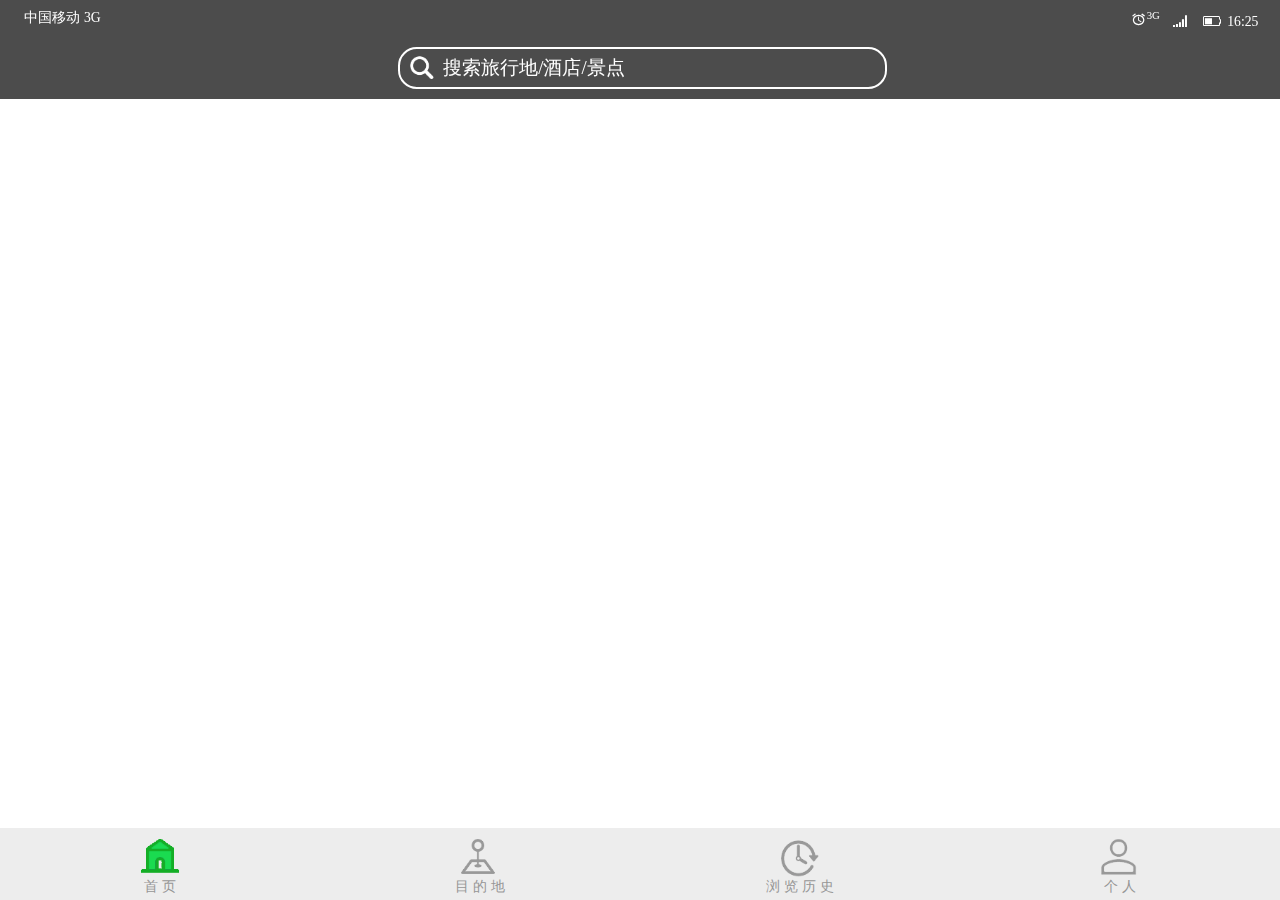
<file: test/public.html>
<!DOCTYPE html>
<html>
	<head>
		<meta charset="UTF-8">
		<title></title>
		<!-- 是否启动webapp功能，会删除默认的苹果工具栏和菜单栏。 -->
	    <meta name="apple-mobile-web-app-capable" content="yes" />
	    <!-- 这个主要是根据实际的页面设计的主体色为搭配来进行设置。 -->
	    <meta name="apple-mobile-web-app-status-bar-style" content="black" />
	    <!-- 忽略页面中的数字识别为电话号码,email识别 -->
	    <meta name="format-detection" content="telephone=no, email=no" />
	    <!-- 启用360浏览器的极速模式(webkit) -->
	    <meta name="renderer" content="webkit">
	    <!-- 避免IE使用兼容模式 -->
	    <meta http-equiv="X-UA-Compatible" content="IE=edge">
	    <!-- 针对手持设备优化，主要是针对一些老的不识别viewport的浏览器，比如黑莓 -->
	    <meta name="HandheldFriendly" content="true">
	    <!-- 微软的老式浏览器 -->
	    <meta name="MobileOptimized" content="320">
	    <!-- uc强制竖屏 -->
	    <meta name="screen-orientation" content="portrait">
	    <!-- QQ强制竖屏 -->
	    <meta name="x5-orientation" content="portrait">
	    <!-- UC强制全屏 -->
	    <meta name="full-screen" content="yes">
	    <!-- QQ强制全屏 -->
	    <meta name="x5-fullscreen" content="true">
	    <!-- UC应用模式 -->
	    <meta name="browsermode" content="application">
	    <!-- QQ应用模式 -->
	    <meta name="x5-page-mode" content="app">
		<link rel="stylesheet" type="text/css" href="lib/css/font-awesome.min.css"/>
		<link rel="stylesheet" type="text/css" href="css/rest.css"/>
		<link rel="stylesheet" type="text/css" href="css/public.css"/>
		<script type="text/javascript" src="lib/js/flexible.js"></script>
	</head>
	<body>
		<header id="header">
			<div class="header-top">
				<p>中国移动  3G</p>
				<p>
					<span>&#xe6f2;</span>
					<span class="fa fa-signal"></span>
					<span class="fa fa-battery-2"></span>
					16:25
				</p>
			</div>
			<div class="header-search">
				<input type="search" placeholder="搜索旅行地/酒店/景点"/>
			</div>
		</header>
		<footer id="footer">
			<ul>
				<li>
					<a href="#">首 页</a>
				</li>
				<li>
					<a href="#">目 的 地</a>
				</li>
				<li>
					<a href="#">浏 览 历 史</a>
				</li>
				<li>
					<a href="#">个 人</a>
				</li>
			</ul>
		</footer>
	</body>
</html>
</file>
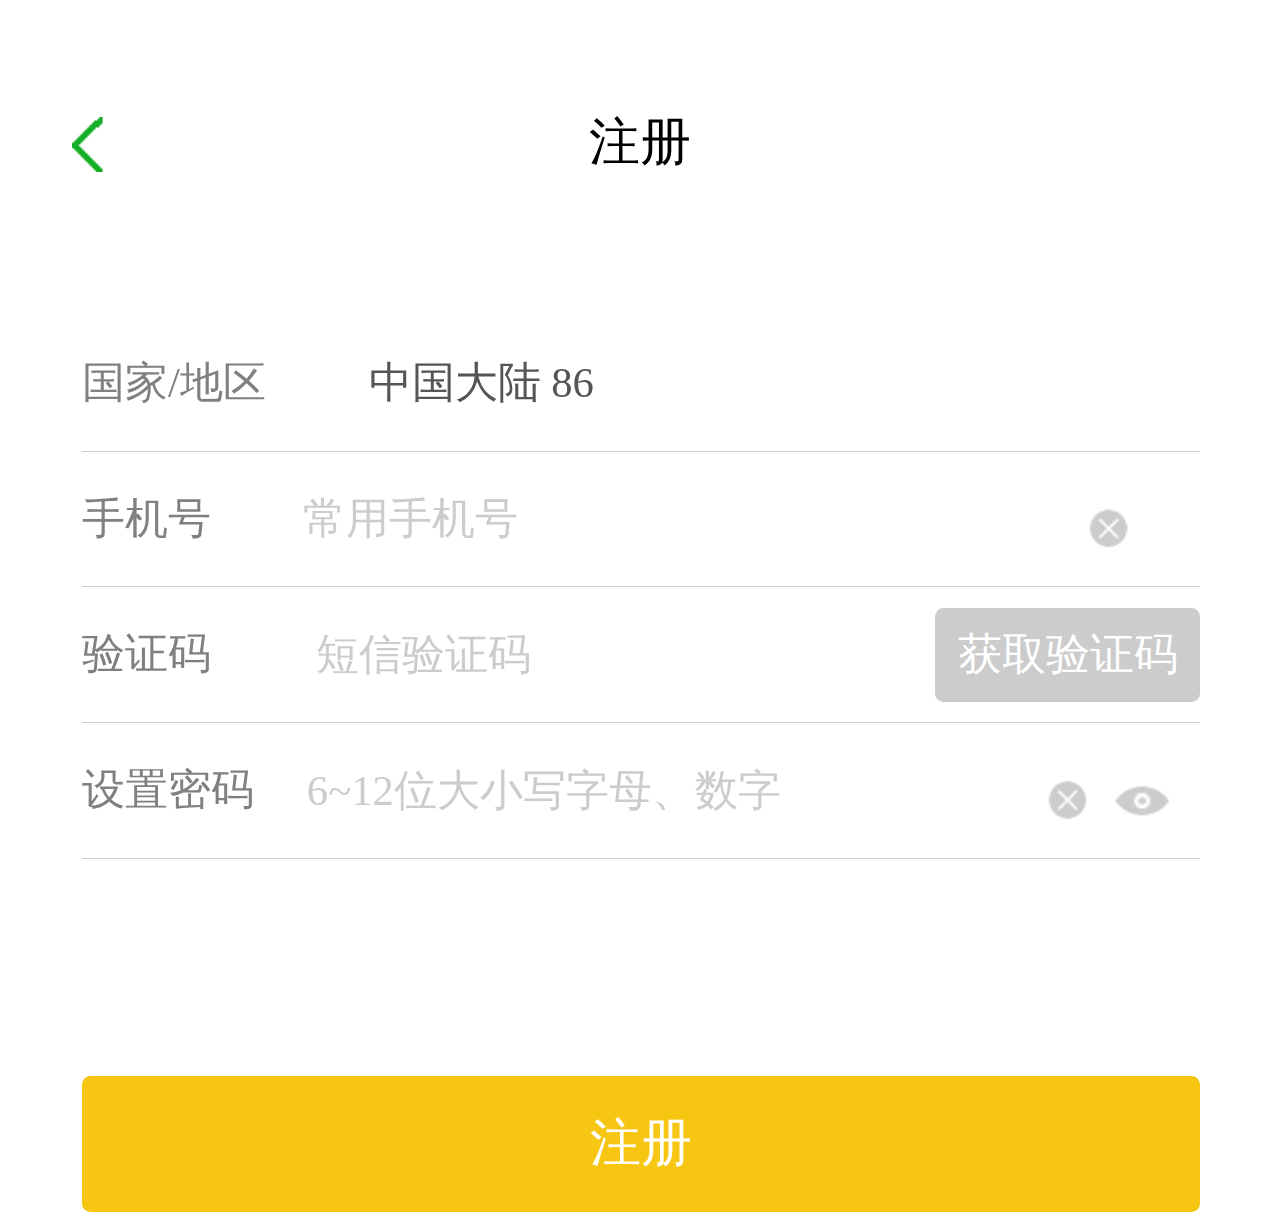
<file: test/registered.html>
<!DOCTYPE html>
<html>
	<head>
		<meta charset="UTF-8">
		<title></title>
		<!-- 是否启动webapp功能，会删除默认的苹果工具栏和菜单栏。 -->
	    <meta name="apple-mobile-web-app-capable" content="yes" />
	    <!-- 这个主要是根据实际的页面设计的主体色为搭配来进行设置。 -->
	    <meta name="apple-mobile-web-app-status-bar-style" content="black" />
	    <!-- 忽略页面中的数字识别为电话号码,email识别 -->
	    <meta name="format-detection" content="telephone=no, email=no" />
	    <!-- 启用360浏览器的极速模式(webkit) -->
	    <meta name="renderer" content="webkit">
	    <!-- 避免IE使用兼容模式 -->
	    <meta http-equiv="X-UA-Compatible" content="IE=edge">
	    <!-- 针对手持设备优化，主要是针对一些老的不识别viewport的浏览器，比如黑莓 -->
	    <meta name="HandheldFriendly" content="true">
	    <!-- 微软的老式浏览器 -->
	    <meta name="MobileOptimized" content="320">
	    <!-- uc强制竖屏 -->
	    <meta name="screen-orientation" content="portrait">
	    <!-- QQ强制竖屏 -->
	    <meta name="x5-orientation" content="portrait">
	    <!-- UC强制全屏 -->
	    <meta name="full-screen" content="yes">
	    <!-- QQ强制全屏 -->
	    <meta name="x5-fullscreen" content="true">
	    <!-- UC应用模式 -->
	    <meta name="browsermode" content="application">
	    <!-- QQ应用模式 -->
	    <meta name="x5-page-mode" content="app">
	    <link rel="stylesheet" type="text/css" href="lib/css/font-awesome.min.css"/>
	    <link rel="stylesheet" type="text/css" href="css/rest.css"/>
	    <link rel="stylesheet" type="text/css" href="css/public.css"/>
	    <link rel="stylesheet" type="text/css" href="css/registered.css"/>
	    <script type="text/javascript" src="lib/js/rem.js"></script>
	</head>
	<body>
		<!--header-->
		<header id="header">
			<div class="header-top">
				<p>中国移动  3G</p>
				<p>
					<span>&#xe6f2;</span>
					<span class="fa fa-signal"></span>
					<span class="fa fa-battery-2"></span>
					16:25
				</p>
			</div>
			<div class="header-back">
				<a href="preson.html" class="back"></a>
				<p>注册</p>
			</div>
		</header>
		<!--header end-->
		<!--login-cont-->
		<section id="box">
			<form>
				<ul class="login">
					<li class="num">
						<label>国家/地区</label>
						<span>中国大陆 86</span>
					</li>
					<li class="user">
						<label>手机号</label>
						<input type="text" placeholder="常用手机号" />
						<i></i>
						<div class="point">
							<span>请输入手机号</span>
							<div class="tag"></div>
						</div>
					</li>
					<li class="code">
						<label>验证码</label>
						<input type="text" placeholder="短信验证码"/>
						<span class="btn">获取验证码</span>
						<div class="point">
							<span>请输入验证码</span>
							<div class="tag"></div>
						</div>
					</li>
					<li class="pwd">
						<label>设置密码</label>
						<input type="password" placeholder="6~12位大小写字母、数字" />
						<i></i>
						<i></i>
						<div class="point">
							<span>请输入密码</span>
							<div class="tag"></div>
						</div>
					</li>
					<li class="submit">
						<input type="button" value="注册" />
					</li>
				</ul>
			</form>
		</section>
		<!--login-cont end-->
		<!--box-->
		<div id="true-box">
			<p>当前信息填写不正确！</p>
			<button>确定</button>
		</div>
		<div id="mark">
			<div class="success">
				<p>恭喜您，注册成功！</p>
				<p><span>5s</span>后自动跳转~~</p>
			</div>
		</div>
		<!--box end-->
		<script type="text/javascript" src="lib/js/zapot.min.js"></script>
		<script type="text/javascript" src="lib/js/selector.js"></script>
		<script type="text/javascript" src="lib/js/touch.js"></script>
		<script type="text/javascript" src="lib/js/fx.js"></script>
		<script type="text/javascript" src="lib/js/fx_methods.js"></script>
		<script type="text/javascript" src="js/registered.js"></script>
	</body>
</html>
</file>
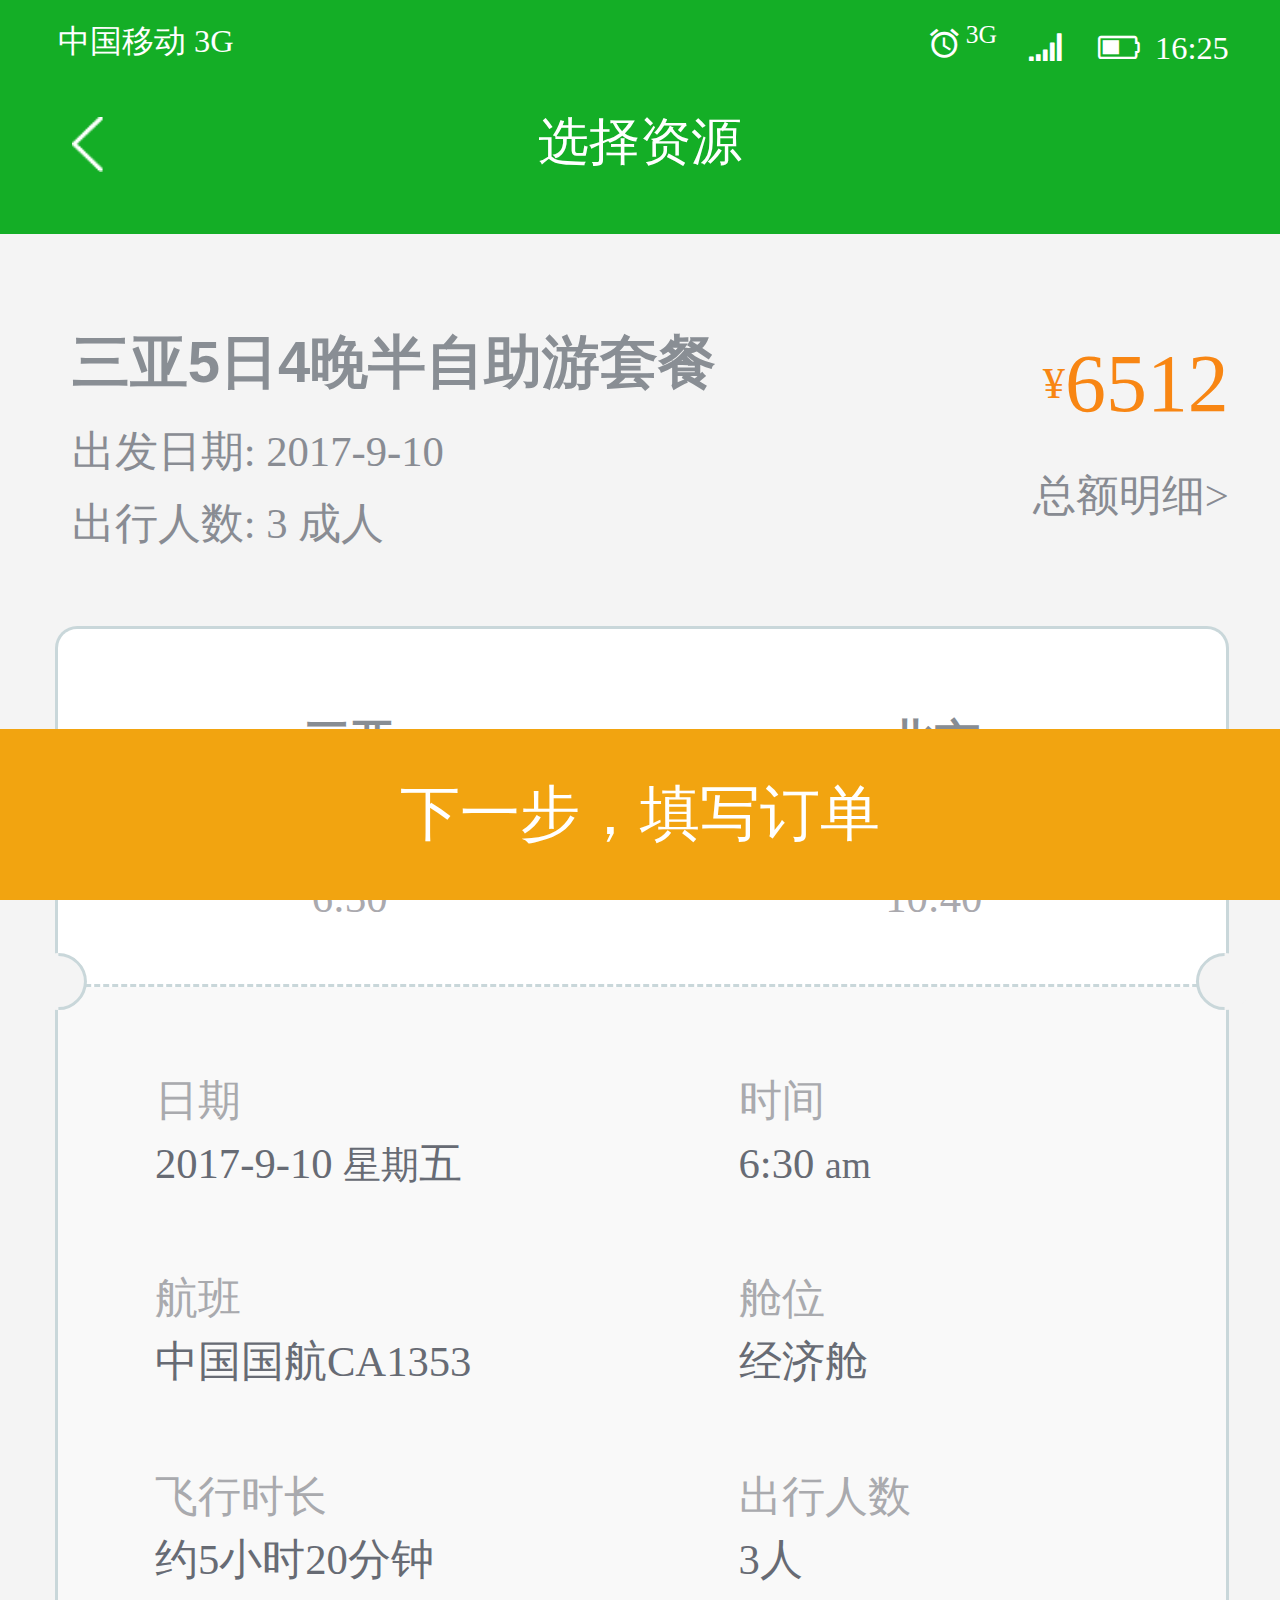
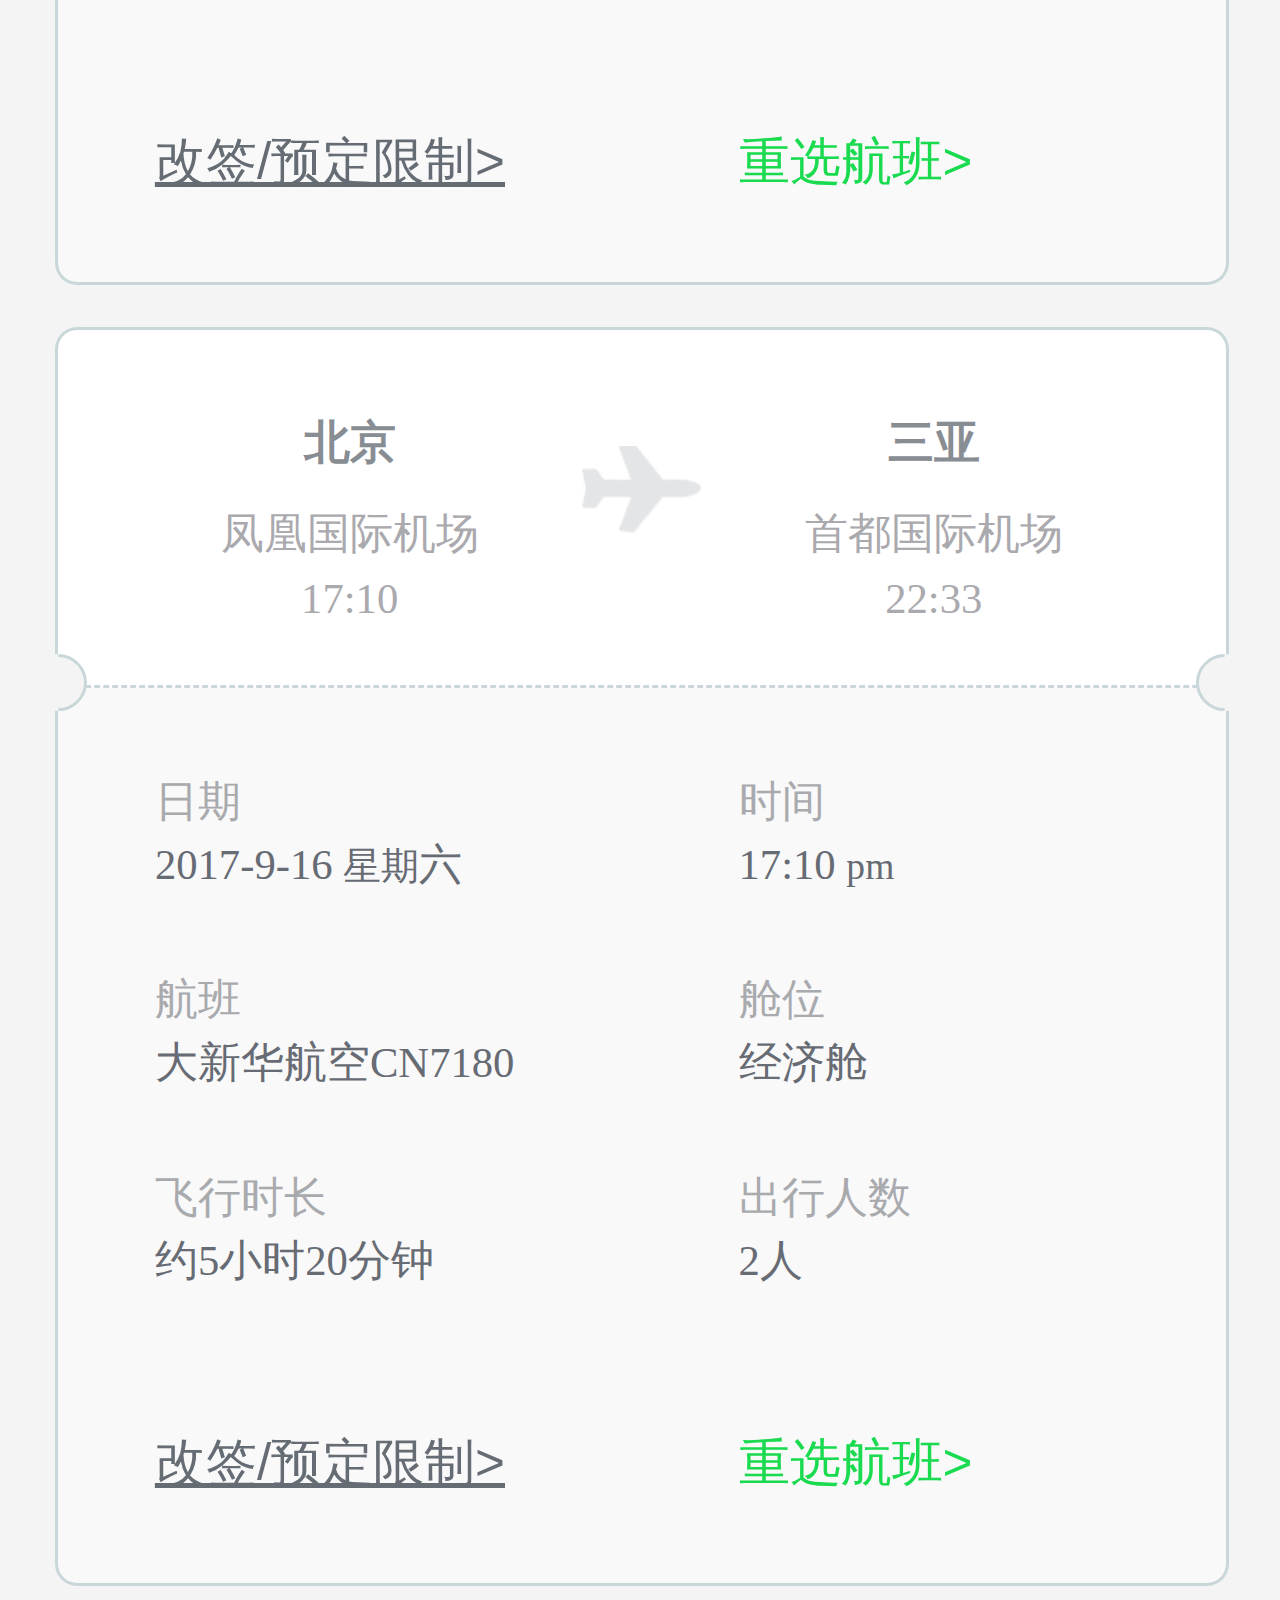
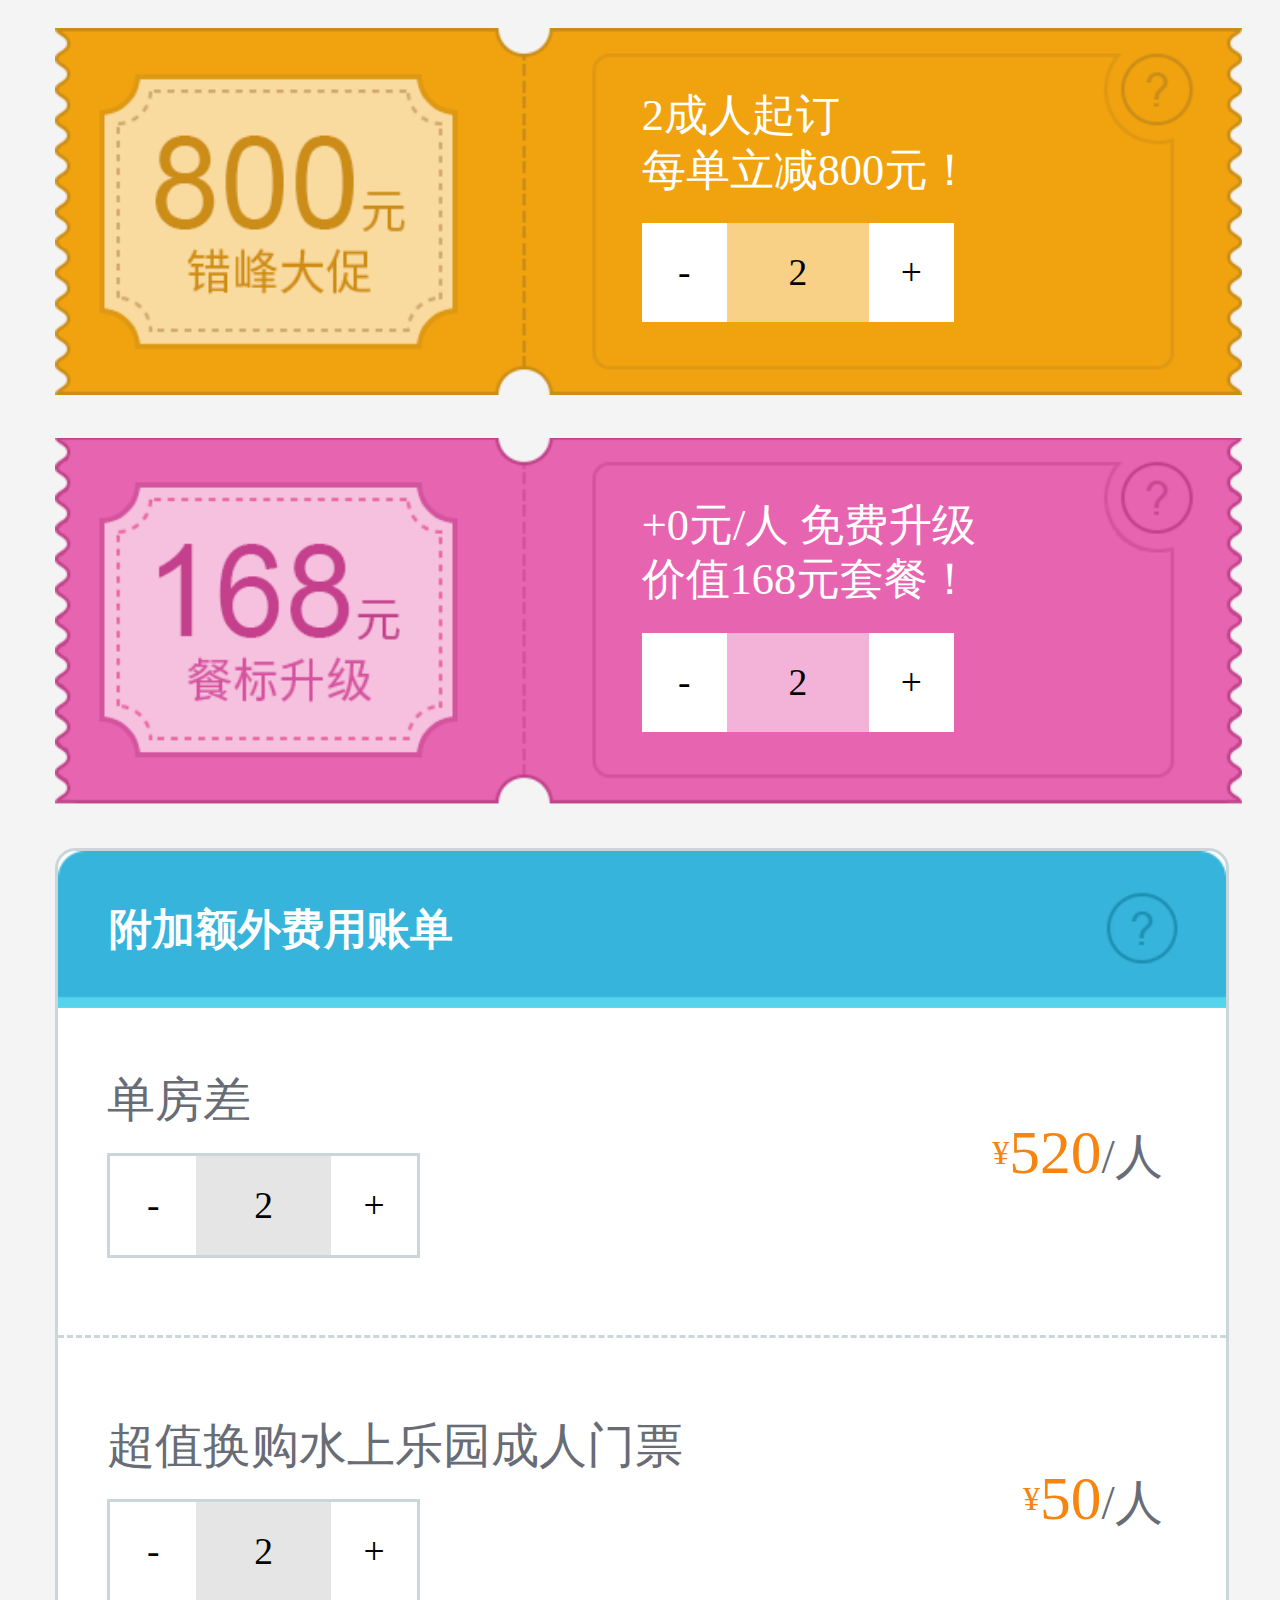
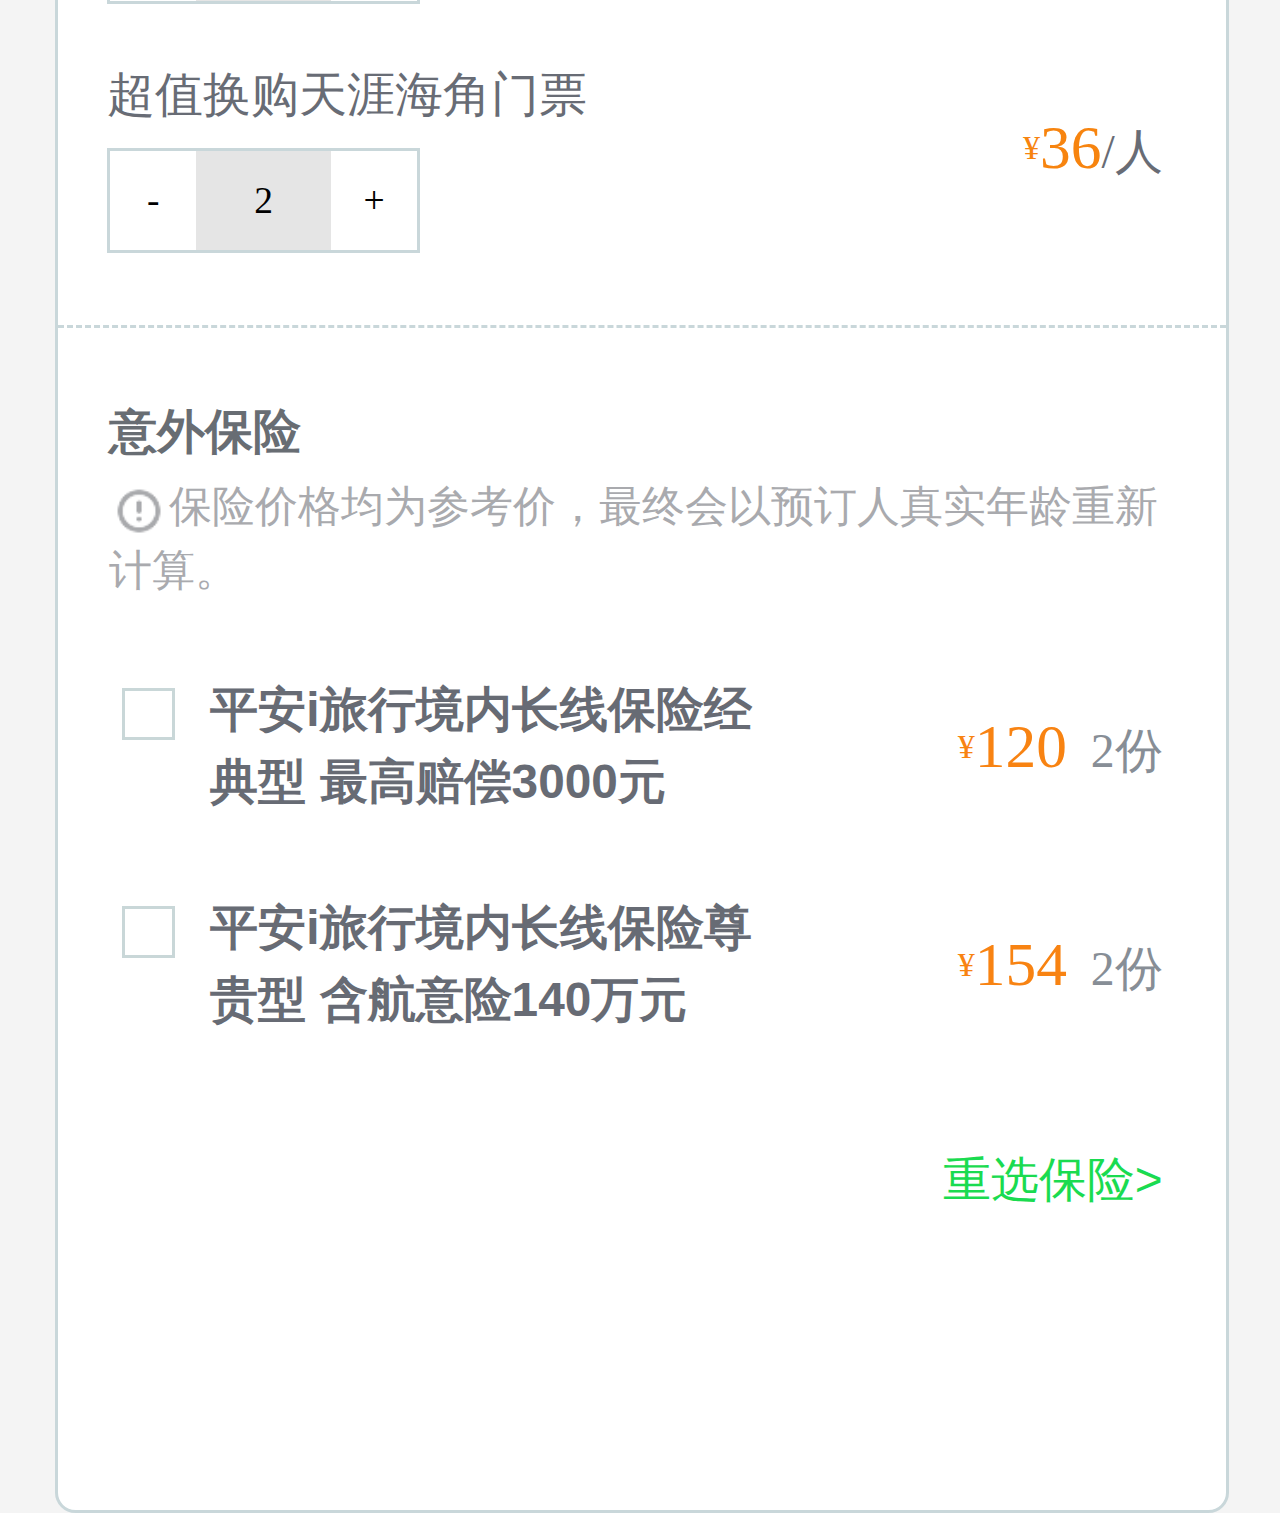
<file: test/select.html>
<!DOCTYPE html>
<html>
	<head>
		<meta charset="UTF-8">
		<title></title>
		<!-- 是否启动webapp功能，会删除默认的苹果工具栏和菜单栏。 -->
	    <meta name="apple-mobile-web-app-capable" content="yes" />
	    <!-- 这个主要是根据实际的页面设计的主体色为搭配来进行设置。 -->
	    <meta name="apple-mobile-web-app-status-bar-style" content="black" />
	    <!-- 忽略页面中的数字识别为电话号码,email识别 -->
	    <meta name="format-detection" content="telephone=no, email=no" />
	    <!-- 启用360浏览器的极速模式(webkit) -->
	    <meta name="renderer" content="webkit">
	    <!-- 避免IE使用兼容模式 -->
	    <meta http-equiv="X-UA-Compatible" content="IE=edge">
	    <!-- 针对手持设备优化，主要是针对一些老的不识别viewport的浏览器，比如黑莓 -->
	    <meta name="HandheldFriendly" content="true">
	    <!-- 微软的老式浏览器 -->
	    <meta name="MobileOptimized" content="320">
	    <!-- uc强制竖屏 -->
	    <meta name="screen-orientation" content="portrait">
	    <!-- QQ强制竖屏 -->
	    <meta name="x5-orientation" content="portrait">
	    <!-- UC强制全屏 -->
	    <meta name="full-screen" content="yes">
	    <!-- QQ强制全屏 -->
	    <meta name="x5-fullscreen" content="true">
	    <!-- UC应用模式 -->
	    <meta name="browsermode" content="application">
	    <!-- QQ应用模式 -->
	    <meta name="x5-page-mode" content="app">
	    <link rel="stylesheet" type="text/css" href="css/rest.css"/>
	    <link rel="stylesheet" type="text/css" href="lib/css/font-awesome.min.css"/>
	    <link rel="stylesheet" type="text/css" href="css/public.css"/>
	    <link rel="stylesheet" type="text/css" href="css/select.css"/>
	    <script type="text/javascript" src="lib/js/rem.js"></script>
	</head>
	<body>
		<!--header-->
		<header id="header">
			<div class="header-top">
				<p>中国移动  3G</p>
				<p>
					<span>&#xe6f2;</span>
					<span class="fa fa-signal"></span>
					<span class="fa fa-battery-2"></span>
					16:25
				</p>
			</div>
			<div class="header-back">
				<a href="time.html" class="back"></a>
				<p>选择资源</p>
			</div>
		</header>
		<!--header end-->
		<!--content-->
		<section id="wrap">
			<div class="secect-title">
				<div>
					<h4>三亚5日4晚半自助游套餐</h4>
					<p>出发日期: <span>2017-9-10</span></p>
					<p>出行人数: <span>3 成人</span></p>
				</div>
				<div>
					<p><span>¥</span>6512</p>
					<p>总额明细></p>
				</div>
			</div>
			<div class="air">
				<div class="air-title">
					<div>
						<h4>三亚</h4>
						<p>首都国际机场</p>
						<p>6:30</p>
					</div>
					<div>
						<h4>北京</h4>
						<p>凤凰国际机场</p>
						<p>10:40</p>
					</div>
				</div>
				<ul class="air-cont clear">
					<li>
						<p>日期</p>
						<p>2017-9-10 <span>星期</span>五</p>
					</li>
					<li>
						<p>时间</p>
						<p>6:30 <span>am</span></p>
					</li>
					<li>
						<p>航班</p>
						<p>中国国航CA1353</p>
					</li>
					<li>
						<p>舱位</p>
						<p>经济舱</p>
					</li>
					<li>
						<p>飞行时长</p>
						<p>约5小时20分钟</p>
					</li>
					<li>
						<p>出行人数</p>
						<p>3人</p>
					</li>
					<li>
						<a href="javascript:;">改签/预定限制></a>
					</li>
					<li>
						<a href="javascript:;">重选航班></a>
					</li>
				</ul>
			</div>
			<div class="air">
				<div class="air-title">
					<div>
						<h4>北京</h4>
						<p>凤凰国际机场</p>
						<p>17:10</p>
					</div>
					<div>
						<h4>三亚</h4>
						<p>首都国际机场</p>
						<p>22:33</p>
					</div>
				</div>
				<ul class="air-cont clear">
					<li>
						<p>日期</p>
						<p>2017-9-16 <span>星期</span>六</p>
					</li>
					<li>
						<p>时间</p>
						<p>17:10 <span>pm</span></p>
					</li>
					<li>
						<p>航班</p>
						<p>大新华航空CN7180</p>
					</li>
					<li>
						<p>舱位</p>
						<p>经济舱</p>
					</li>
					<li>
						<p>飞行时长</p>
						<p>约5小时20分钟</p>
					</li>
					<li>
						<p>出行人数</p>
						<p>2人</p>
					</li>
					<li>
						<a href="javascript:;">改签/预定限制></a>
					</li>
					<li>
						<a href="javascript:;">重选航班></a>
					</li>
				</ul>
			</div>
			<div class="air-coupon">
				<p>2成人起订</p>
				<p>每单立减800元！</p>
				<div>
					<input type="button" value="-" />
					<input type="text" value="2" />
					<input type="button" value="+" />
				</div>
			</div>
			<div class="air-coupon">
				<p>+0元/人 免费升级</p>
				<p>价值168元套餐！</p>
				<div>
					<input type="button" value="-" />
					<input type="text" value="2" />
					<input type="button" value="+" />
				</div>
			</div>
			<div class="air-other">
				<h4>附加额外费用账单</h4>
				<div class="single">
					<div class="single-wrap">
						<div>
							<p>单房差</p>
							<div>
								<input type="button" value="-" />
								<input type="text" value="2" />
								<input type="button" value="+" />
							</div>
						</div>
						<div><span><i>¥</i>520</span>/人</div>
					</div>
				</div>
				<div class="single">
					<div class="single-wrap">
						<div>
							<p>超值换购水上乐园成人门票</p>
							<div>
								<input type="button" value="-" />
								<input type="text" value="2" />
								<input type="button" value="+" />
							</div>
						</div>
						<div><span><i>¥</i>50</span>/人</div>
					</div>
					<div class="single-wrap">
						<div>
							<p>超值换购天涯海角门票</p>
							<div>
								<input type="button" value="-" />
								<input type="text" value="2" />
								<input type="button" value="+" />
							</div>
						</div>
						<div><span><i>¥</i>36</span>/人</div>
					</div>
				</div>
				<div class="air-safe">
					<h4>意外保险</h4>
					<p>保险价格均为参考价，最终会以预订人真实年龄重新计算。</p>
					<div class="safe-cont">
						<div class="safe-wrap">
							<h4>平安i旅行境内长线保险经典型 最高赔偿3000元</h4>
							<p><span><i>¥</i>120</span>2份</p>
						</div>
						<p>请您付款后24小时内提供出行人证件信息，否则将自动为您退订此保险</p>
					</div>
					<div class="safe-cont">
						<div class="safe-wrap">
							<h4>平安i旅行境内长线保险尊贵型 含航意险140万元</h4>
							<p><span><i>¥</i>154</span>2份</p>
						</div>
						<p>请您付款后24小时内提供出行人证件信息，否则将自动为您退订此保险</p>
					</div>
					<p>
						<a href="javascript:;">重选保险></a>
					</p>
				</div>
			</div>
		</section>
		<!--content end-->
		<!--footer-->
		<footer id="footer">
			<a href="fill-order.html">下一步，填写订单</a>
		</footer>
		<!--footer end-->
	    <script type="text/javascript" src="lib/js/zapot.min.js"></script>
	    <script type="text/javascript" src="lib/js/selector.js"></script>
	    <script type="text/javascript" src="lib/js/touch.js"></script>
	    <script type="text/javascript" src="js/select.js"></script>
	</body>
</html>
</file>
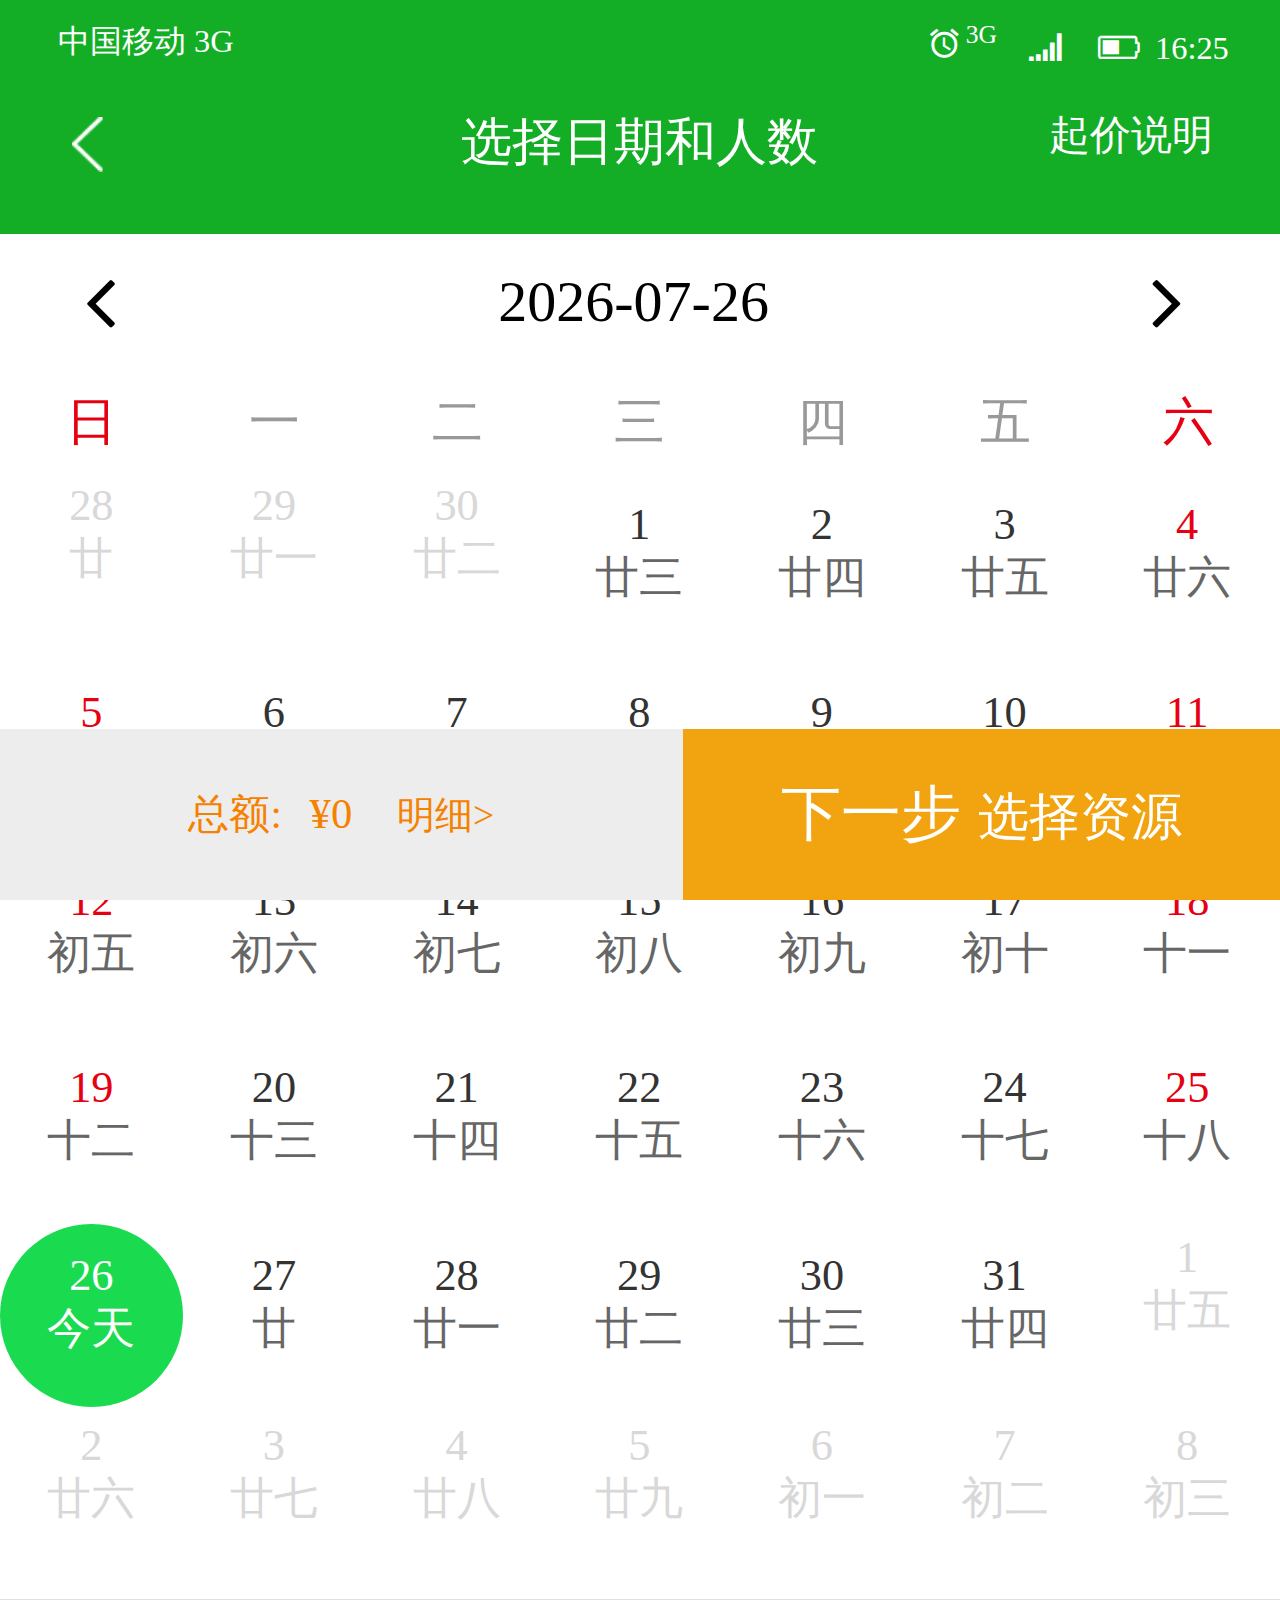
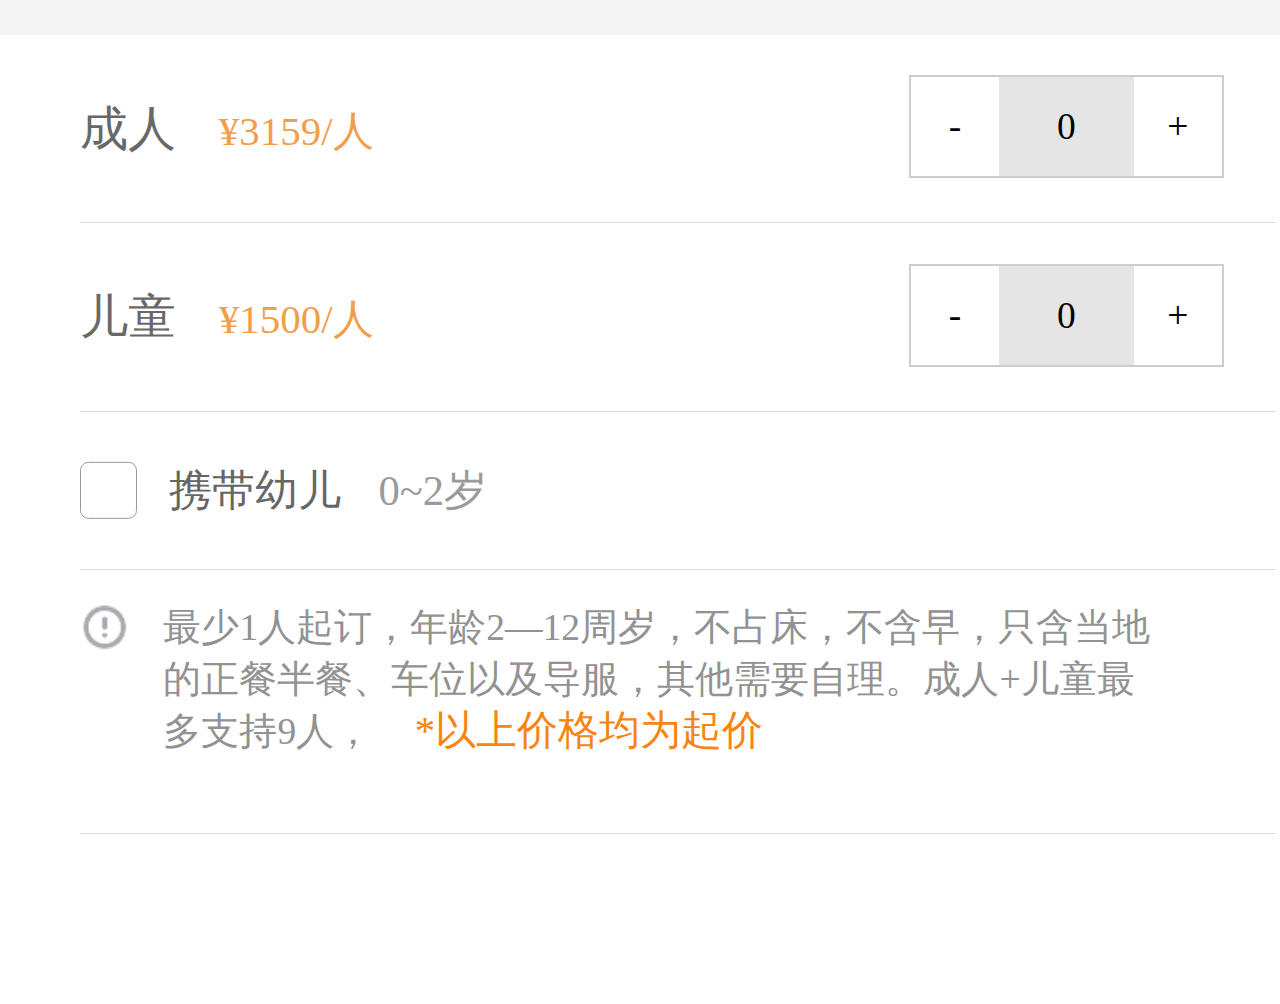
<file: test/time.html>
<!DOCTYPE html>
<html>
	<head>
		<meta charset="UTF-8">
		<title></title>
		<!-- 是否启动webapp功能，会删除默认的苹果工具栏和菜单栏。 -->
	    <meta name="apple-mobile-web-app-capable" content="yes" />
	    <!-- 这个主要是根据实际的页面设计的主体色为搭配来进行设置。 -->
	    <meta name="apple-mobile-web-app-status-bar-style" content="black" />
	    <!-- 忽略页面中的数字识别为电话号码,email识别 -->
	    <meta name="format-detection" content="telephone=no, email=no" />
	    <!-- 启用360浏览器的极速模式(webkit) -->
	    <meta name="renderer" content="webkit">
	    <!-- 避免IE使用兼容模式 -->
	    <meta http-equiv="X-UA-Compatible" content="IE=edge">
	    <!-- 针对手持设备优化，主要是针对一些老的不识别viewport的浏览器，比如黑莓 -->
	    <meta name="HandheldFriendly" content="true">
	    <!-- 微软的老式浏览器 -->
	    <meta name="MobileOptimized" content="320">
	    <!-- uc强制竖屏 -->
	    <meta name="screen-orientation" content="portrait">
	    <!-- QQ强制竖屏 -->
	    <meta name="x5-orientation" content="portrait">
	    <!-- UC强制全屏 -->
	    <meta name="full-screen" content="yes">
	    <!-- QQ强制全屏 -->
	    <meta name="x5-fullscreen" content="true">
	    <!-- UC应用模式 -->
	    <meta name="browsermode" content="application">
	    <!-- QQ应用模式 -->
	    <meta name="x5-page-mode" content="app">
	    <link rel="stylesheet" type="text/css" href="css/rest.css"/>
	    <link rel="stylesheet" type="text/css" href="lib/css/font-awesome.min.css"/>
	    <link rel="stylesheet" type="text/css" href="lib/css/time-swiper.min.css"/>
	    <link rel="stylesheet" type="text/css" href="lib/css/calendar_base.css"/>
	    <link rel="stylesheet" type="text/css" href="lib/css/showcase.css"/>
	    <link rel="stylesheet" type="text/css" href="css/public.css"/>
	    <link rel="stylesheet" type="text/css" href="css/time.css"/>
	    <script type="text/javascript" src="lib/js/rem.js"></script>
	</head>
	<body>
		<!--header-->
		<header id="header">
			<div class="header-top">
				<p>中国移动  3G</p>
				<p>
					<span>&#xe6f2;</span>
					<span class="fa fa-signal"></span>
					<span class="fa fa-battery-2"></span>
					16:25
				</p>
			</div>
			<div class="header-back">
				<a href="tour-details.html" class="back"></a>
				<p>选择日期和人数</p>
				<a href="javascript:;">起价说明</a>
			</div>
		</header>
		<!--header end-->
		<section id="box">
			<div class="time">
				<div class="em-journal-title">
					<div class="em-per-block pre">
						<span class="fa fa-angle-left"></span>
					</div>
					<div class="em-per-block mid">
						<span></span>
					</div>
					<div class="em-per-block next">
						<span class="fa fa-angle-right"></span>
					</div>
				</div>
				<div id="calendar"></div>
			</div>
			<ul class="num-person">
				<li class="clear">
					<p>成人<span>¥3159/人</span></p>
					<div>
						<input type="button" value="-" />
						<input type="text" value="0" />
						<input type="button" value="+" />
					</div>
				</li>
				<li class="clear">
					<p>儿童<span>¥1500/人</span></p>
					<div>
						<input type="button" value="-" />
						<input type="text" value="0" />
						<input type="button" value="+" />
					</div>
				</li>
				<li>
					<div>
						<input id="check" type="checkbox"/>
						<label for="check">携带幼儿<span>0~2岁</span></label>
					</div>
				</li>
				<li>
					<p>最少1人起订，年龄2—12周岁，不占床，不含早，只含当地的正餐半餐、车位以及导服，其他需要自理。成人+儿童最多支持9人，<span>*以上价格均为起价</span></p>
				</li>
			</ul>
		</section>
		<!--footer-->
		<footer id="footer">
			<div class="footer-left">
				<span>总额:</span>
				<span>¥0</span>
				<span>明细></span>
			</div>
			<a href="select.html">下一步<span>选择资源</span></a>
		</footer>
		<!--footer end-->
		<script type="text/javascript" src="lib/js/zapot.min.js"></script>
		<script type="text/javascript" src="lib/js/selector.js"></script>
		<script type="text/javascript" src="lib/js/touch.js"></script>
		<script type="text/javascript" src="lib/js/time-swiper.min.js"></script>
		<script type="text/javascript" src="lib/js/calendar_base.js"></script>
		<script type="text/javascript" src="lib/js/calendar_showcase.js"></script>
		<script type="text/javascript" src="lib/js/mustache.min.js"></script>
		<script type="text/javascript" src="js/time.js"></script>
	</body>
</html>
</file>
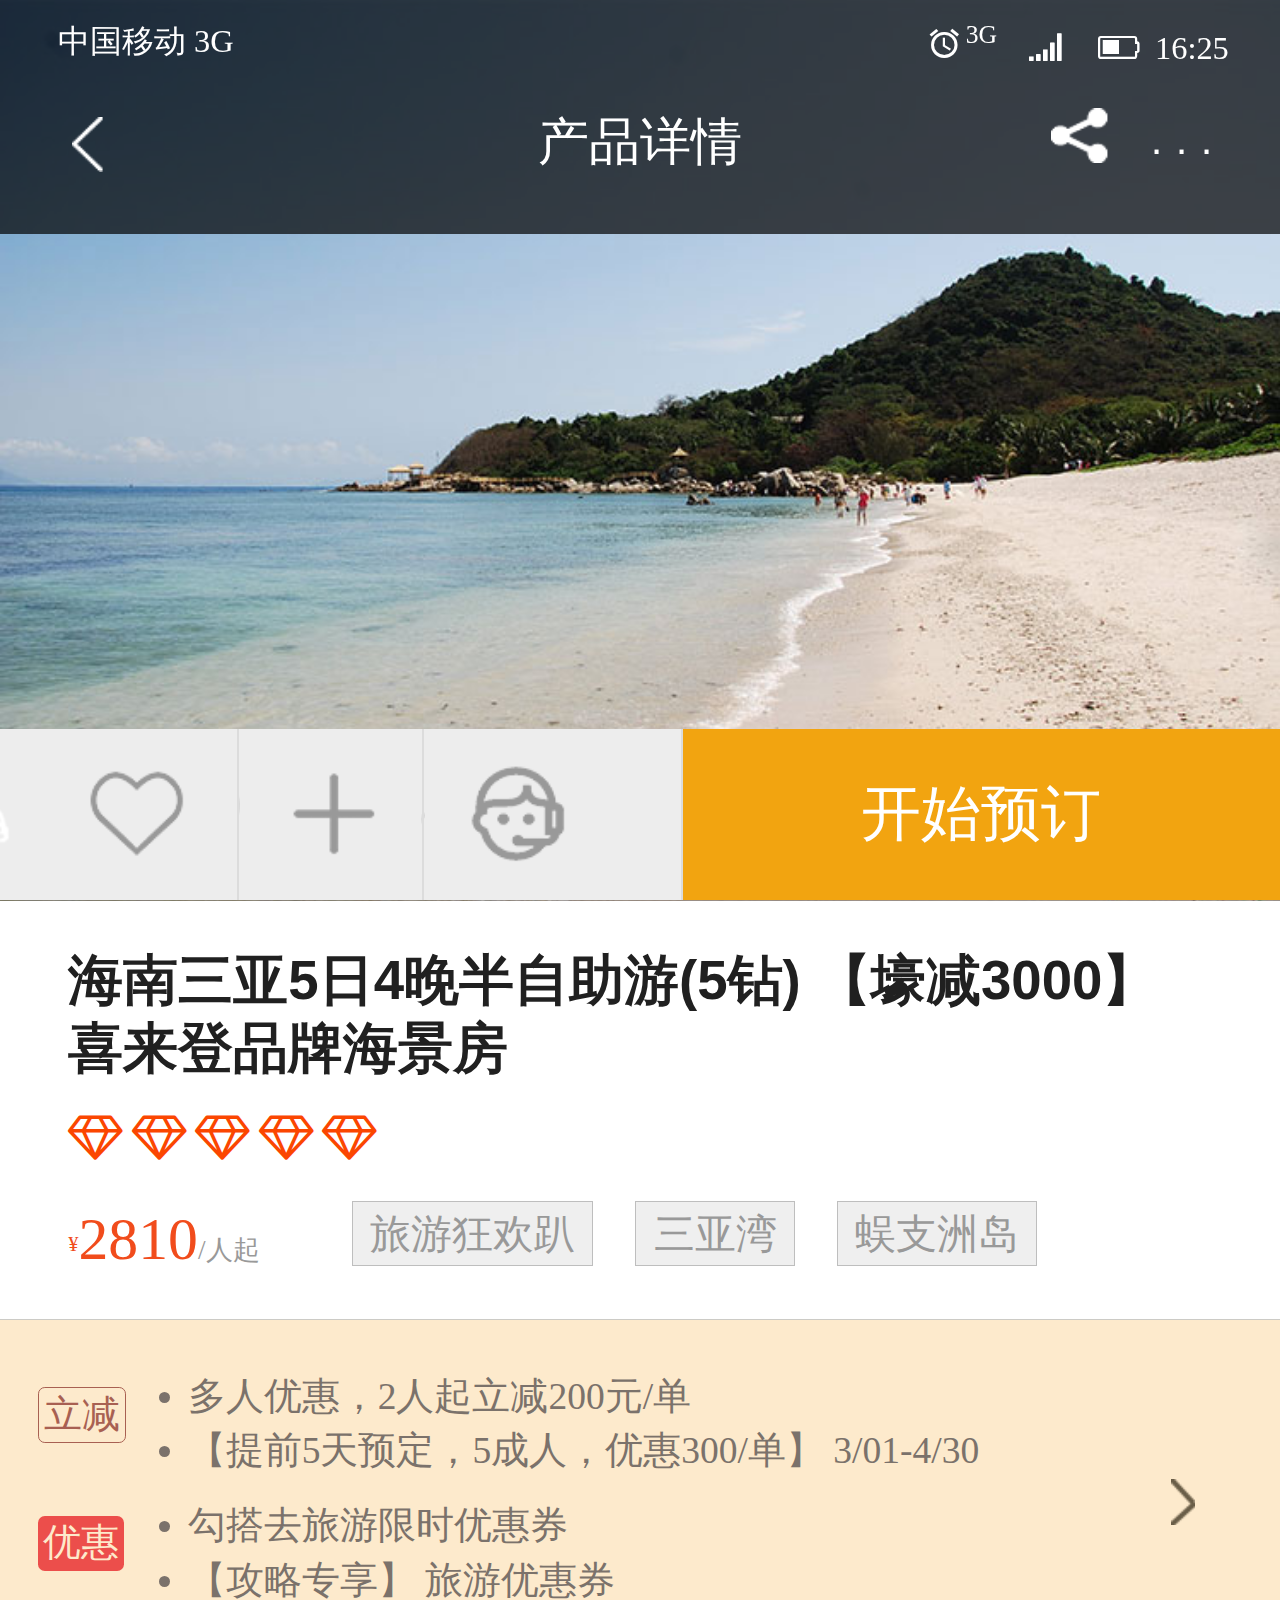
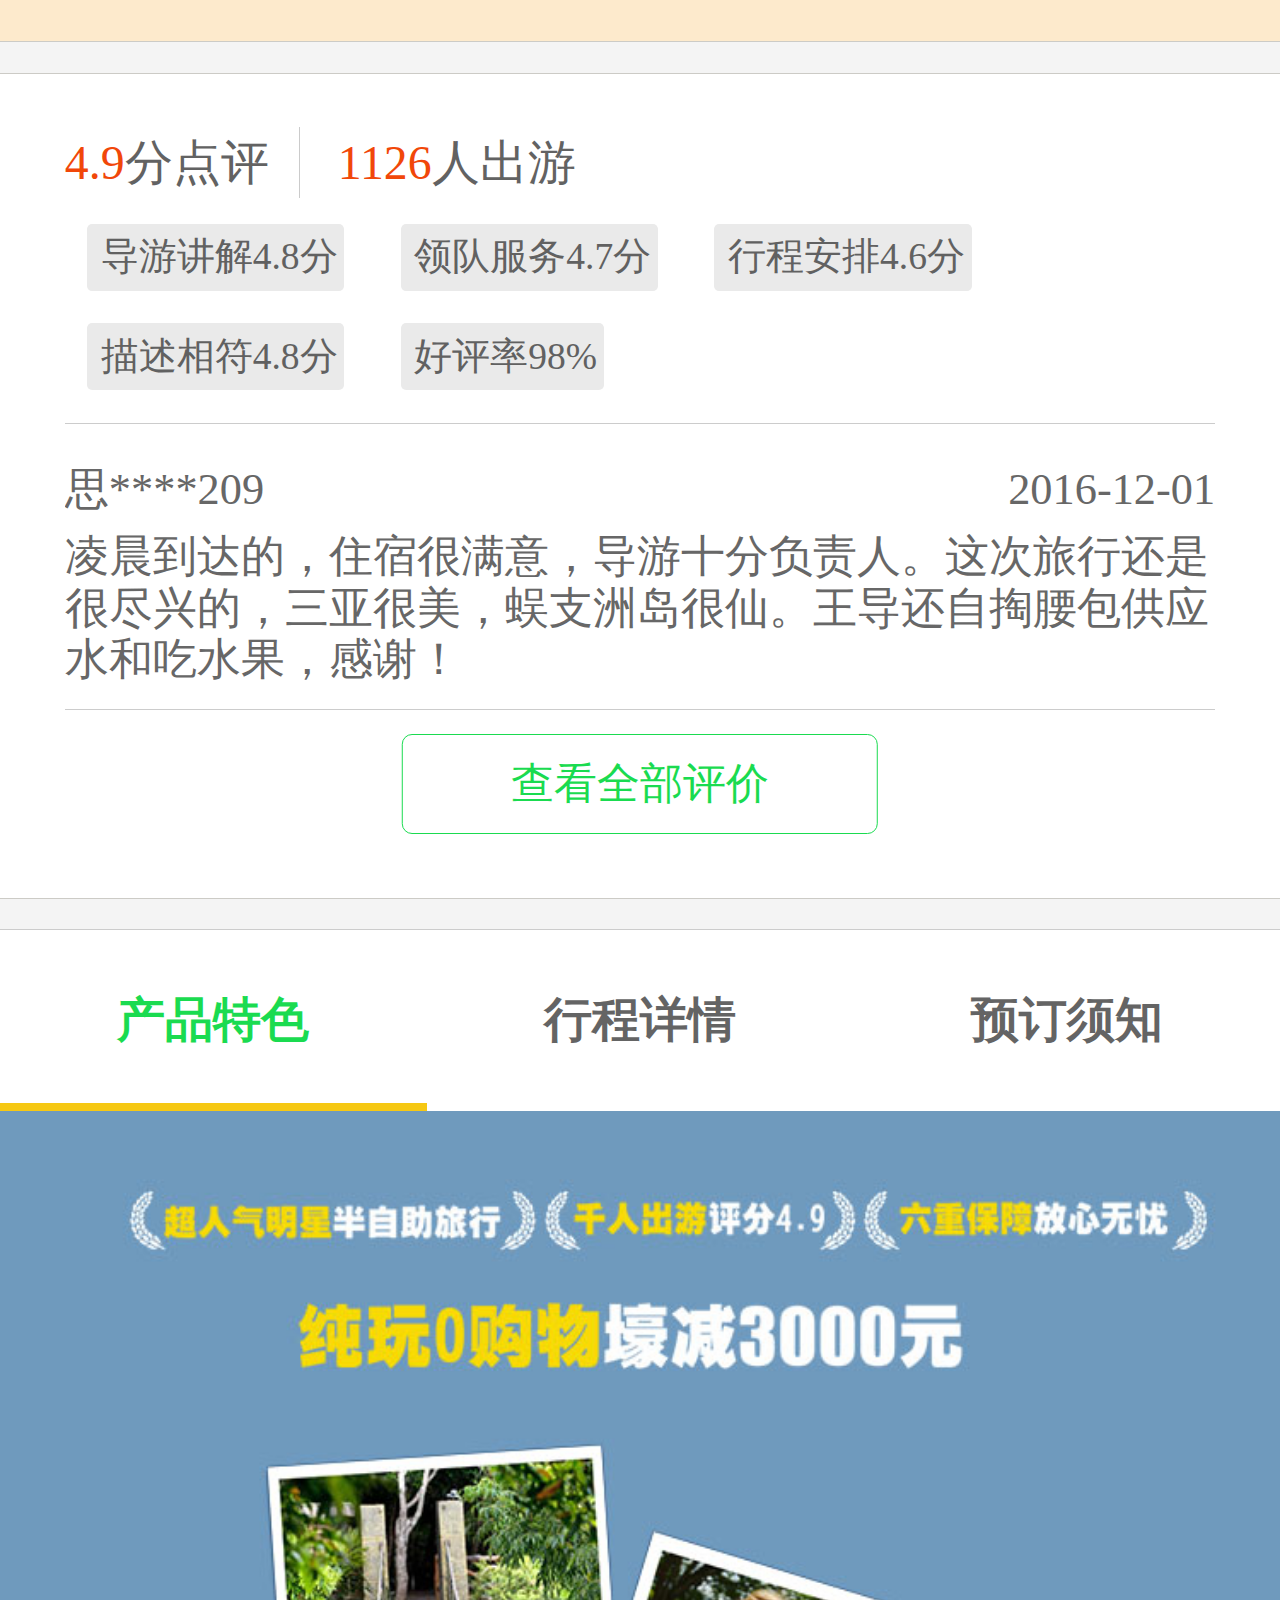
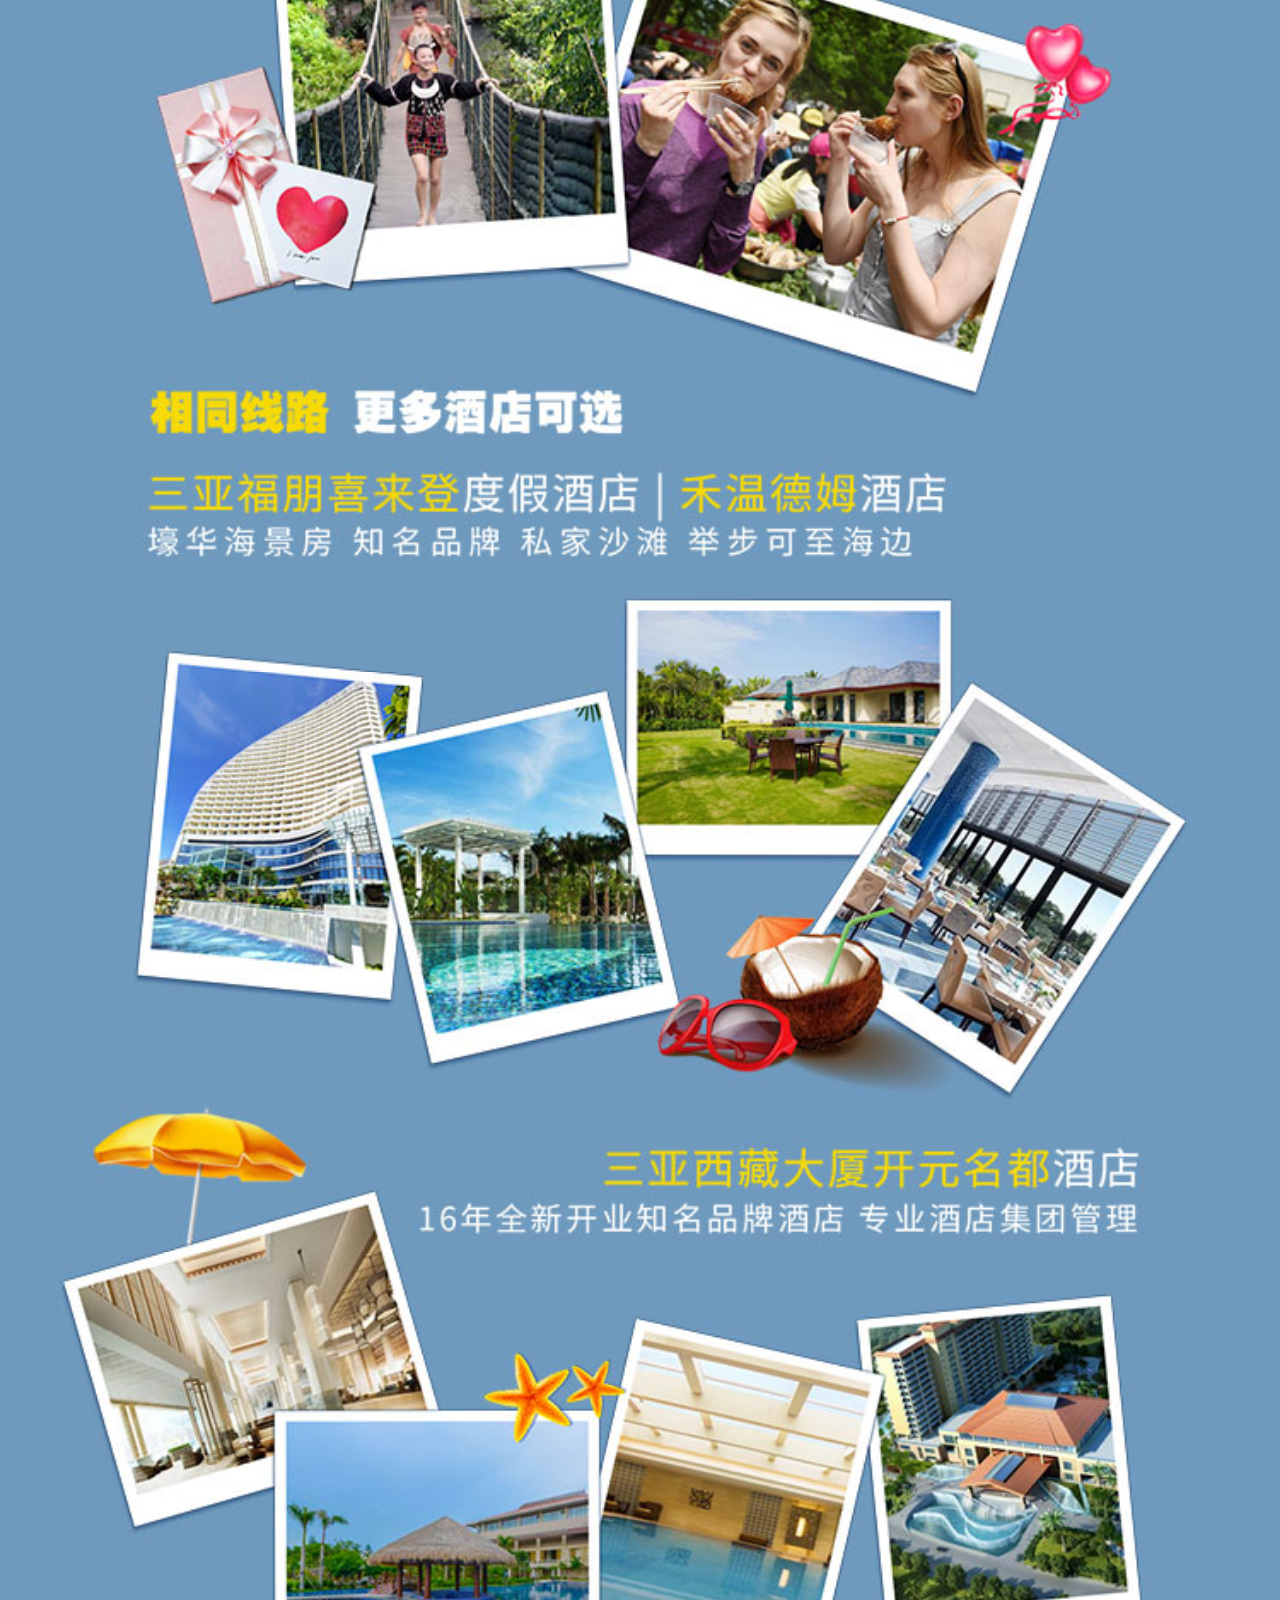
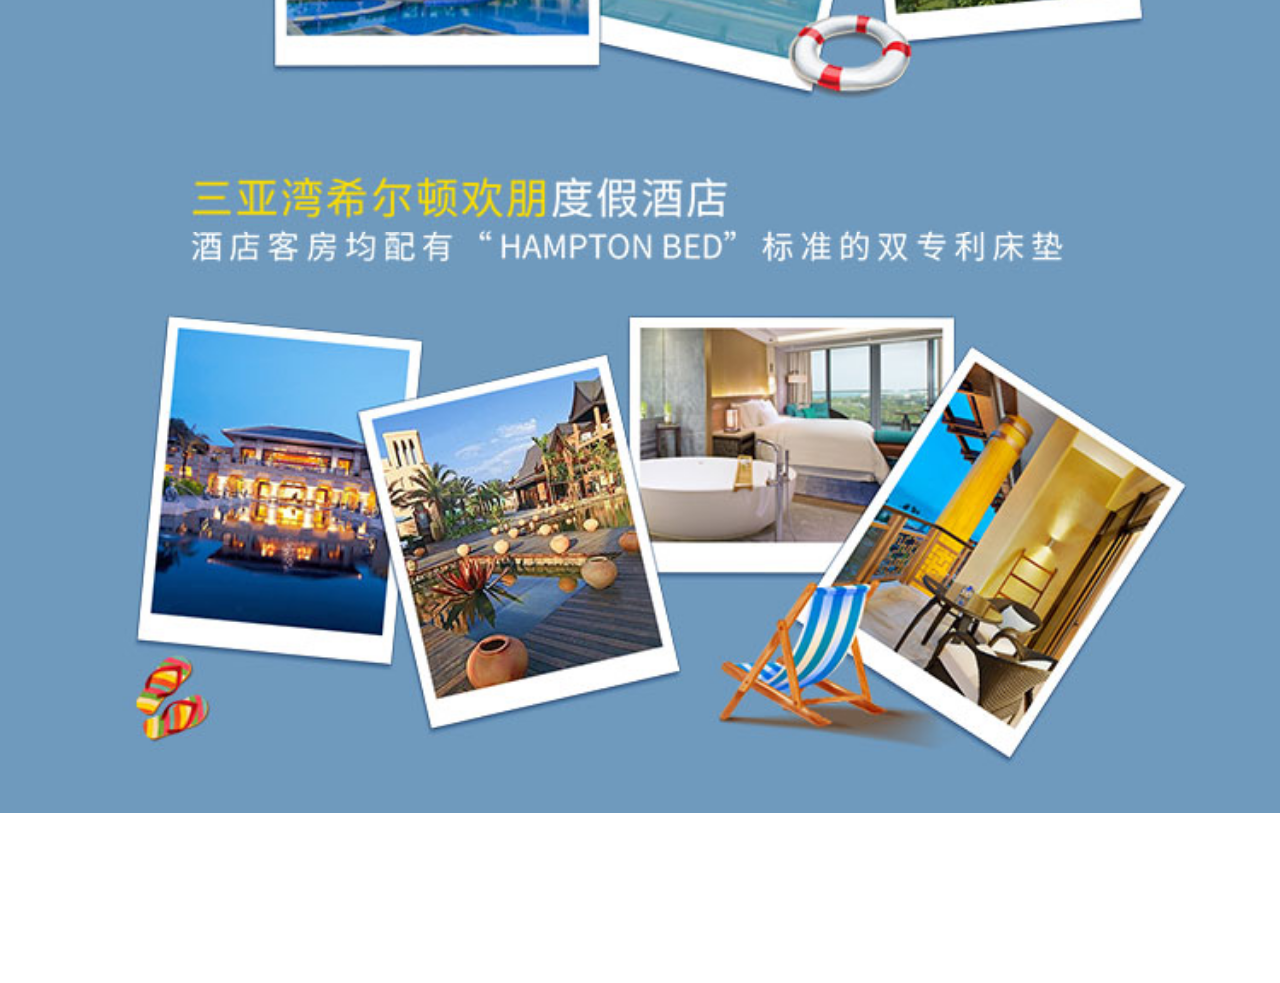
<file: test/tour-details.html>
<!DOCTYPE html>
<html>
	<head>
		<meta charset="UTF-8">
		<title></title>
		<meta charset="UTF-8">
		<title></title>
		<!-- 是否启动webapp功能，会删除默认的苹果工具栏和菜单栏。 -->
	    <meta name="apple-mobile-web-app-capable" content="yes" />
	    <!-- 这个主要是根据实际的页面设计的主体色为搭配来进行设置。 -->
	    <meta name="apple-mobile-web-app-status-bar-style" content="black" />
	    <!-- 忽略页面中的数字识别为电话号码,email识别 -->
	    <meta name="format-detection" content="telephone=no, email=no" />
	    <!-- 启用360浏览器的极速模式(webkit) -->
	    <meta name="renderer" content="webkit">
	    <!-- 避免IE使用兼容模式 -->
	    <meta http-equiv="X-UA-Compatible" content="IE=edge">
	    <!-- 针对手持设备优化，主要是针对一些老的不识别viewport的浏览器，比如黑莓 -->
	    <meta name="HandheldFriendly" content="true">
	    <!-- 微软的老式浏览器 -->
	    <meta name="MobileOptimized" content="320">
	    <!-- uc强制竖屏 -->
	    <meta name="screen-orientation" content="portrait">
	    <!-- QQ强制竖屏 -->
	    <meta name="x5-orientation" content="portrait">
	    <!-- UC强制全屏 -->
	    <meta name="full-screen" content="yes">
	    <!-- QQ强制全屏 -->
	    <meta name="x5-fullscreen" content="true">
	    <!-- UC应用模式 -->
	    <meta name="browsermode" content="application">
	    <!-- QQ应用模式 -->
	    <meta name="x5-page-mode" content="app">
	    <link rel="stylesheet" type="text/css" href="lib/css/font-awesome.min.css"/>
	    <link rel="stylesheet" type="text/css" href="css/rest.css"/>
	    <link rel="stylesheet" type="text/css" href="css/public.css"/>
	    <link rel="stylesheet" type="text/css" href="css/tour-details.css"/>
	    <script type="text/javascript" src="lib/js/rem.js"></script>
	</head>
	<body>
		<!--header-->
		<header id="header">
			<div class="header-top">
				<p>中国移动  3G</p>
				<p>
					<span>&#xe6f2;</span>
					<span class="fa fa-signal"></span>
					<span class="fa fa-battery-2"></span>
					16:25
				</p>
			</div>
			<div class="header-back">
				<a href="tour-list.html" class="back"></a>
				<p>产品详情</p>
				<a id="header-btn" href="javascript:;">· · ·</a>
			</div>
		</header>
		<!--header end-->
		<section id="details">
			<div class="details-pic">
				<img src="images/details/detail01.jpg"/>
				<p>
					北京出发 | i旅行
					<span>编号: 11037168</span>
				</p>
			</div>
			<div class="details-title">
				<h4>海南三亚5日4晚半自助游(5钻) 【壕减3000】喜来登品牌海景房</h4>
				<div id="star2"></div>
				<div>
					<p><span><i>¥</i>2810</span>/人起</p>
					<p>
						<span>旅游狂欢趴</span>
						<span>三亚湾</span>
						<span>蜈支洲岛</span>
					</p>
				</div>
			</div>
			<ul class="details-offer">
				<li>多人优惠，2人起立减200元/单</li>
				<li>【提前5天预定，5成人，优惠300/单】 3/01-4/30</li>
				<li>勾搭去旅游限时优惠券</li>
				<li>【攻略专享】 旅游优惠券</li>
			</ul>
			<div class="details-review">
				<div class="review-title">
					<p><span>4.9</span>分点评</p>
					<p><span>1126</span>人出游</p>
				</div>
				<ul class="clear">
					<li>导游讲解4.8分</li>
					<li>领队服务4.7分</li>
					<li>行程安排4.6分</li>
					<li>描述相符4.8分</li>
					<li>好评率98%</li>
				</ul>
				<div class="review-list">
					<div class="review-cont">
						<p>思****209<span>2016-12-01</span></p>
						<p>凌晨到达的，住宿很满意，导游十分负责人。这次旅行还是很尽兴的，三亚很美，蜈支洲岛很仙。王导还自掏腰包供应水和吃水果，感谢！</p>
					</div>
					<div class="review-cont">
						<p>思****209<span>2016-12-01</span></p>
						<p>凌晨到达的，住宿很满意，导游十分负责人。这次旅行还是很尽兴的，三亚很美，蜈支洲岛很仙。王导还自掏腰包供应水和吃水果，感谢！</p>
					</div>
					<div class="review-cont">
						<p>思****209<span>2016-12-01</span></p>
						<p>凌晨到达的，住宿很满意，导游十分负责人。这次旅行还是很尽兴的，三亚很美，蜈支洲岛很仙。王导还自掏腰包供应水和吃水果，感谢！</p>
					</div>
				</div>
				<p class="all-btn">查看全部评价</p>
			</div>
			<div class="details-content">
				<ul>
					<li class="active">产品特色</li>
					<li>行程详情</li>
					<li>预订须知</li>
				</ul>
				<div class="content-list">
					<div class="content-all clear">
						<div>
							<img src="images/details/cont01.jpg"/>
							<img src="images/details/cont02.jpg"/>
							<img src="images/details/cont03.jpg"/>
							<img src="images/details/cont04.jpg"/>
							<img src="images/details/cont05.jpg"/>
						</div>
						<div>
							<p class="day">第2天</p>
							<ul>
								<li>呀诺达--槟榔谷--亚龙湾</li>
								<li>07:30 早餐:中西式自助早餐<span>30分钟</span></li>
								<li>
									08:00 呀诺达雨林文化旅游区<span>2小时</span>
									<div class="clear">
										<img src="images/details/info01.jpg"/>
										<img src="images/details/info02.jpg"/>
										<img src="images/details/info03.jpg"/>
										<img src="images/details/info04.jpg"/>
									</div>
								</li>
								<li>11:30 午餐:50元/餐/人<span>1小时</span></li>
								<li>
									13:00 槟榔谷<span>2小时</span>
									<div class="clear">
										<img src="images/details/info05.jpg"/>
										<img src="images/details/info06.jpg"/>
										<img src="images/details/info07.jpg"/>
										<img src="images/details/info08.jpg"/>
									</div>
								</li>
								<li>
									16:00 亚龙湾<span>1小时</span>
									<div class="clear">
										<img src="images/details/info09.jpg"/>
										<img src="images/details/info10.jpg"/>
									</div>
								</li>
								<li class="mark">
									<img src="images/details/info09.jpg"/>
								</li>
							</ul>
						</div>
						<div>
							<div class="clock"></div>
							<p>
								(本产品由北京致远国际旅行社有限公司提供产品销售、资源确认、合同签署、行程安排等全部环节的旅游服务。在您付款成功、并且商家给您最终确认后，商家与您的合同方能生效。在合同生效之前，用户与商家双方均有权更改或取消订单，且无须承担任何损失。)
							</p>
							<dl>
								<dt>费用包含</dt>
								<dd>1.往返机票、燃油附加费（以实际收费标准为准）、机场建设费。</dd>
								<dd>2. 行程所列酒店住宿费用。</dd>
								<dd>3.酒店押金需客人前台付，酒店房型默认为双标床，如需大床房，请提前告知，我司可根据酒店房态尽量安排，不保证哦！</dd>
								<dd>4.行程内所列餐食(具体请参考行程推荐，自理除外)。</dd>
								<dd>5.当地中文导游服务。</dd>
								<dd>6.8人以下司机兼导游。</dd>
								<dd>7.行程中所列景点首道大门票，蜈支洲、槟榔谷、亚龙湾。</dd>
								<dd>8.儿童价特殊说明：2岁以上1.2米以下儿童只含半价正餐+车位，其他超高费用需自理。由于成人价格是按团队进行报价，如儿童按成人提交无任何费用可退，请知晓。</dd>
							</dl>
							<dl>
								<dt>自理费用</dt>
								<dd>1.由于跟团推荐的自费项目门票，已经为旅行社折扣价格，所以客人自行购买自费项目的门票，需要补导游80元/人/项目的费用方可跟车参加</dd>
								<dd>2.单人出行必须选择单房差，3成人及以上出行如不补单房差选择加床，全程入住福朋喜来登酒店需现补400元/人差价现补给导游方可安排加床。</dd>
								<dd>3.因交通延阻、罢工、天气、飞机、机器故障、航班取消或更改时间等不可抗力原因所导致的额外费用。</dd>
								<dd>4.酒店内洗衣、理发、电话、传真、收费电视、饮品、烟酒等个人消费。</dd>
								<dd>5. 以上“费用包含”中不包含的其它项目。</dd>
							</dl>
						</div>
					</div>
				</div>
			</div>
		</section>
		<!--footer-->
		<footer id="footer">
			<div class="footer-left">
				<i></i>
				<i></i>
				<i></i>
			</div>
			<a href="time.html">开始预订</a>
		</footer>
		<!--footer end-->
		<div class="collect">已添加到列表中</div>
		<div class="heart">已收藏</div>
		<script type="text/javascript" src="lib/js/zapot.min.js"></script>
		<script type="text/javascript" src="lib/js/selector.js"></script>
		<script type="text/javascript" src="lib/js/touch.js"></script>
		<script type="text/javascript" src="lib/js/fx.js"></script>
		<script type="text/javascript" src="lib/js/fx_methods.js"></script>
		<script type="text/javascript" src="lib/js/hui.js"></script>
		<script type="text/javascript" src="lib/js/hui-star.js"></script>
		<script type="text/javascript" src="js/tour-details.js"></script>
	</body>
</html>
</file>
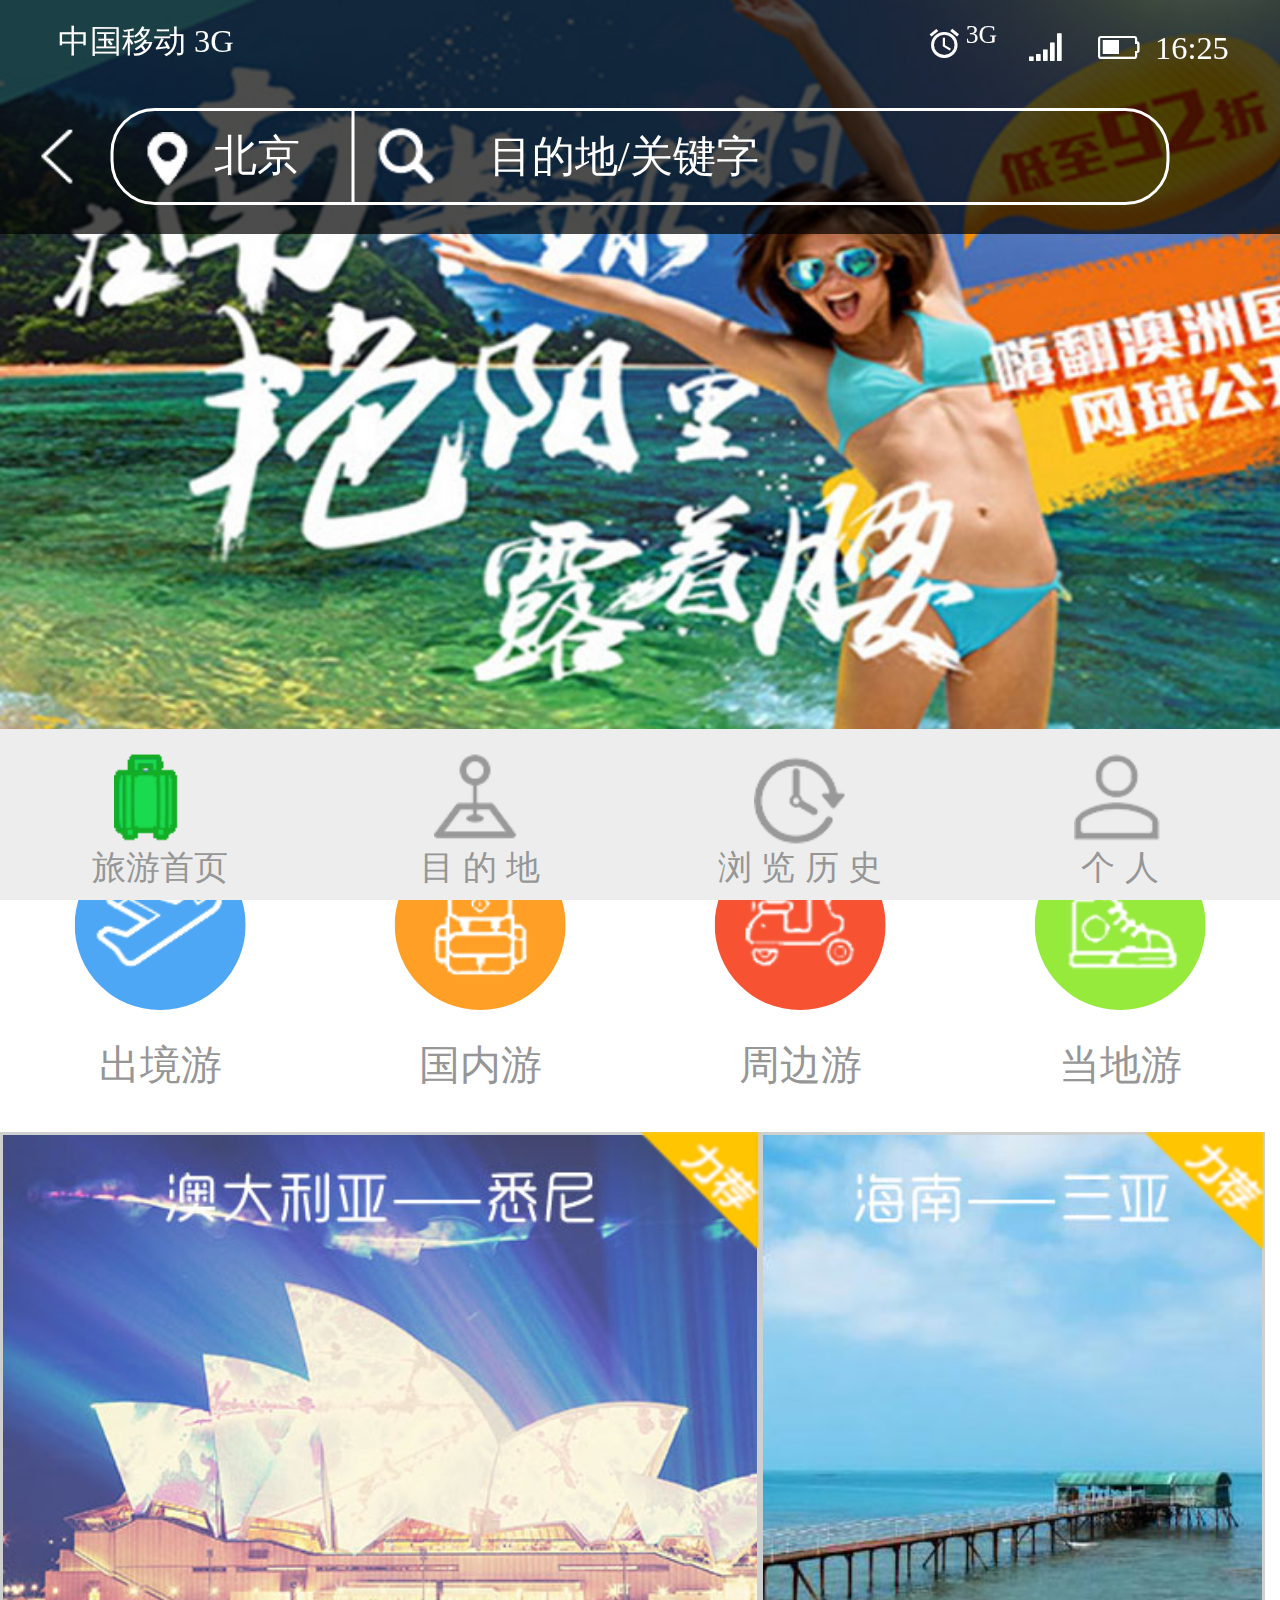
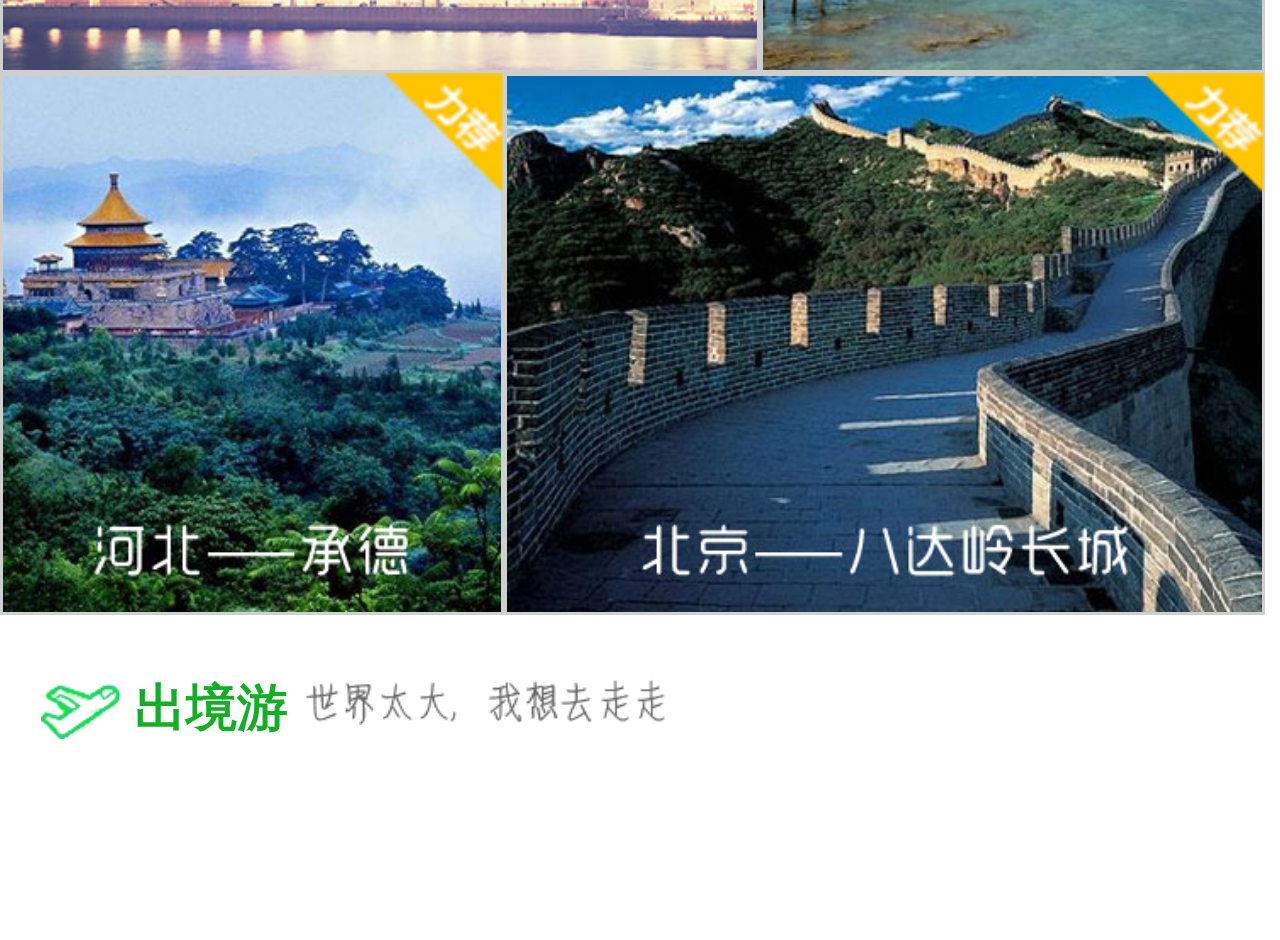
<file: test/tour-index.html>
<!DOCTYPE html>
<html>
	<head>
		<meta charset="UTF-8">
		<title></title>
		<title></title>
		<!-- 是否启动webapp功能，会删除默认的苹果工具栏和菜单栏。 -->
	    <meta name="apple-mobile-web-app-capable" content="yes" />
	    <!-- 这个主要是根据实际的页面设计的主体色为搭配来进行设置。 -->
	    <meta name="apple-mobile-web-app-status-bar-style" content="black" />
	    <!-- 忽略页面中的数字识别为电话号码,email识别 -->
	    <meta name="format-detection" content="telephone=no, email=no" />
	    <!-- 启用360浏览器的极速模式(webkit) -->
	    <meta name="renderer" content="webkit">
	    <!-- 避免IE使用兼容模式 -->
	    <meta http-equiv="X-UA-Compatible" content="IE=edge">
	    <!-- 针对手持设备优化，主要是针对一些老的不识别viewport的浏览器，比如黑莓 -->
	    <meta name="HandheldFriendly" content="true">
	    <!-- 微软的老式浏览器 -->
	    <meta name="MobileOptimized" content="320">
	    <!-- uc强制竖屏 -->
	    <meta name="screen-orientation" content="portrait">
	    <!-- QQ强制竖屏 -->
	    <meta name="x5-orientation" content="portrait">
	    <!-- UC强制全屏 -->
	    <meta name="full-screen" content="yes">
	    <!-- QQ强制全屏 -->
	    <meta name="x5-fullscreen" content="true">
	    <!-- UC应用模式 -->
	    <meta name="browsermode" content="application">
	    <!-- QQ应用模式 -->
	    <meta name="x5-page-mode" content="app">
		<link rel="stylesheet" type="text/css" href="lib/css/animate.min.css"/>
		<link rel="stylesheet" type="text/css" href="lib/css/font-awesome.min.css"/>
		<link rel="stylesheet" type="text/css" href="lib/css/swiper.min.css"/>
		<link rel="stylesheet" type="text/css" href="css/rest.css"/>
		<link rel="stylesheet" type="text/css" href="css/public.css"/>
		<link rel="stylesheet" type="text/css" href="css/tour-index.css"/>
		<script type="text/javascript" src="lib/js/rem.js"></script>
	</head>
	<body>
		<!--jsonp-->
		<ul id="dark"></ul>
		<!--城市列表页-->
		<div id="city-wrap">
			<!--显示点击的是哪一个字母-->
			<div id="showLetter" class="showLetter"><span>A</span></div>
			<!--城市索引查询-->
			<div class="letter">
			    <ul>
			      <li><a href="javascript:;">热门</a></li>
			      <li><a href="javascript:;">历史</a></li>
			      <li><a href="javascript:;">A</a></li>
			      <li><a href="javascript:;">B</a></li>
			      <li><a href="javascript:;">C</a></li>
			      <li><a href="javascript:;">D</a></li>
			      <li><a href="javascript:;">E</a></li>
			      <li><a href="javascript:;">F</a></li>
			      <li><a href="javascript:;">G</a></li>
			      <li><a href="javascript:;">H</a></li>
			      <li><a href="javascript:;">J</a></li>
			      <li><a href="javascript:;">K</a></li>
			      <li><a href="javascript:;">L</a></li>
			      <li><a href="javascript:;">M</a></li>
			      <li><a href="javascript:;">N</a></li>
			      <li><a href="javascript:;">P</a></li>
			      <li><a href="javascript:;">Q</a></li>
			      <li><a href="javascript:;">R</a></li>
			      <li><a href="javascript:;">S</a></li>
			      <li><a href="javascript:;">T</a></li>
			      <li><a href="javascript:;">W</a></li>
			      <li><a href="javascript:;">X</a></li>
			      <li><a href="javascript:;">Y</a></li>
			      <li><a href="javascript:;">Z</a></li>
			    </ul>
			  </div>
			<!--城市列表-->
			<div class="container">
			  <div class="city"></div>
			</div>
		</div>
		<!--map-->
		<div id="allmap"></div>
		<!--header-->
		<header id="header">
			<div class="header-top">
				<p>中国移动  3G</p>
				<p>
					<span>&#xe6f2;</span>
					<span class="fa fa-signal"></span>
					<span class="fa fa-battery-2"></span>
					16:25
				</p>
			</div>
			<div class="tour-head">
				<a href="index.html" class="back"></a>
				<div class="tour-des">北京</div>
				<div class="tour-search">
					<input type="search" placeholder="目的地/关键字"/>
				</div>
			</div>
		</header>
		<!--header end-->
		<section id="box">
			<!--swiper banner-->
			<div class="banner swiper-container">
				<div class="swiper-wrapper">
					<div class="swiper-slide">
						<img src="images/tour/banner01.jpg"/>
					</div>
					<div class="swiper-slide">
						<img src="images/tour/banner02.jpg"/>
					</div>
					<div class="swiper-slide">
						<img src="images/tour/banner03.jpg"/>
					</div>
					<div class="swiper-slide">
						<img src="images/tour/banner04.jpg"/>
					</div>
				</div>
				<div class="swiper-pagination"></div>
			</div>
			<!--swiper banner end-->
			<!--list-icon-->
			<ul class="list-icon">
				<li>
					<a href="tour-list.html">出境游</a>
				</li>
				<li>
					<a href="tour-list.html">国内游</a>
				</li>
				<li>
					<a href="tour-list.html">周边游</a>
				</li>
				<li>
					<a href="tour-list.html">当地游</a>
				</li>
			</ul>
			<!--list-icon end-->
			<!--tour-rec-->
			<div class="tour-rec">
				<a href="tour-list.html" class="wow zoomIn" data-wow-duration=".5s">
					<i></i>
					<img src="images/tour/show01.jpg"/>
				</a>
				<a href="tour-list.html" class="wow zoomIn" data-wow-duration=".5s" data-wow-delay=".5s">
					<i></i>
					<img src="images/tour/show02.jpg"/>
				</a>
				<a href="tour-list.html" class="wow zoomIn" data-wow-duration=".5s" data-wow-delay="1s">
					<i></i>
					<img src="images/tour/show03.jpg"/>
				</a>
				<a href="tour-list.html" class="wow zoomIn" data-wow-duration=".5s" data-wow-delay="1.5s">
					<i></i>
					<img src="images/tour/show04.jpg"/>
				</a>
			</div>
			<!--tour-rec end-->
			<!--tour-list-->
			<div class="tour-list">
				<h4>
					出境游
					<img src="images/tour/icon03.png"/>
				</h4>
				<ul class="clear"></ul>
			</div>
			<!--tour-list end-->
		</section>
		<!--footer-->
		<footer id="footer">
			<ul>
				<li>
					<a href="tour-index.html">旅游首页</a>
				</li>
				<li>
					<a href="destination.html">目 的 地</a>
				</li>
				<li>
					<a href="history.html">浏 览 历 史</a>
				</li>
				<li>
					<a href="preson.html">个 人</a>
				</li>
			</ul>
		</footer>
		<!--footer end-->
		<div id="back">
			<p class="fa fa-arrow-up"></p>
			<p>置顶</p>
		</div>
		<!--百度模板-->
		<script type="text/html" id="tourList">
			<%for (var l = 0; l<menulist.length; l++){%>
				<li>
					<a href="tour-details.html">
						<img src=<%=menulist[l].msrc%>/>
					</a>
					<h4><%=menulist[l].title%></h4>
					<p>
						<span>席位充足</span>
						<span><i>¥</i><%=menulist[l].price%></span>起
					</p>
				</li>
			<%}%>
		</script>
		<!--百度模板 end-->
		<script type="text/javascript" src="lib/js/clamp.min.js"></script>
		<script type="text/javascript" src="lib/js/baiduTemplate.js"></script>
		<script type="text/javascript" src="lib/js/iscroll4.js"></script>
		<script type="text/javascript" src="lib/js/zapot.min.js"></script>
		<script type="text/javascript" src="lib/js/selector.js"></script>
		<script type="text/javascript" src="lib/js/touch.js"></script>
		<script type="text/javascript" src="lib/js/fx.js"></script>
		<script type="text/javascript" src="lib/js/fx_methods.js"></script>
		<script type="text/javascript" src="lib/js/swiper.min.js"></script>
		<script type="text/javascript" src="lib/js/wow.min.js"></script>
		<script type="text/javascript" src="lib/js/city.js"></script>
		<script type="text/javascript" src="http://api.map.baidu.com/api?v=3.0&ak=25E5L0zcrz3RxFESCGNx2HjYgkmeRPg2"></script>
		<script type="text/javascript" src="js/tour-index.js"></script>
	</body>
</html>
</file>
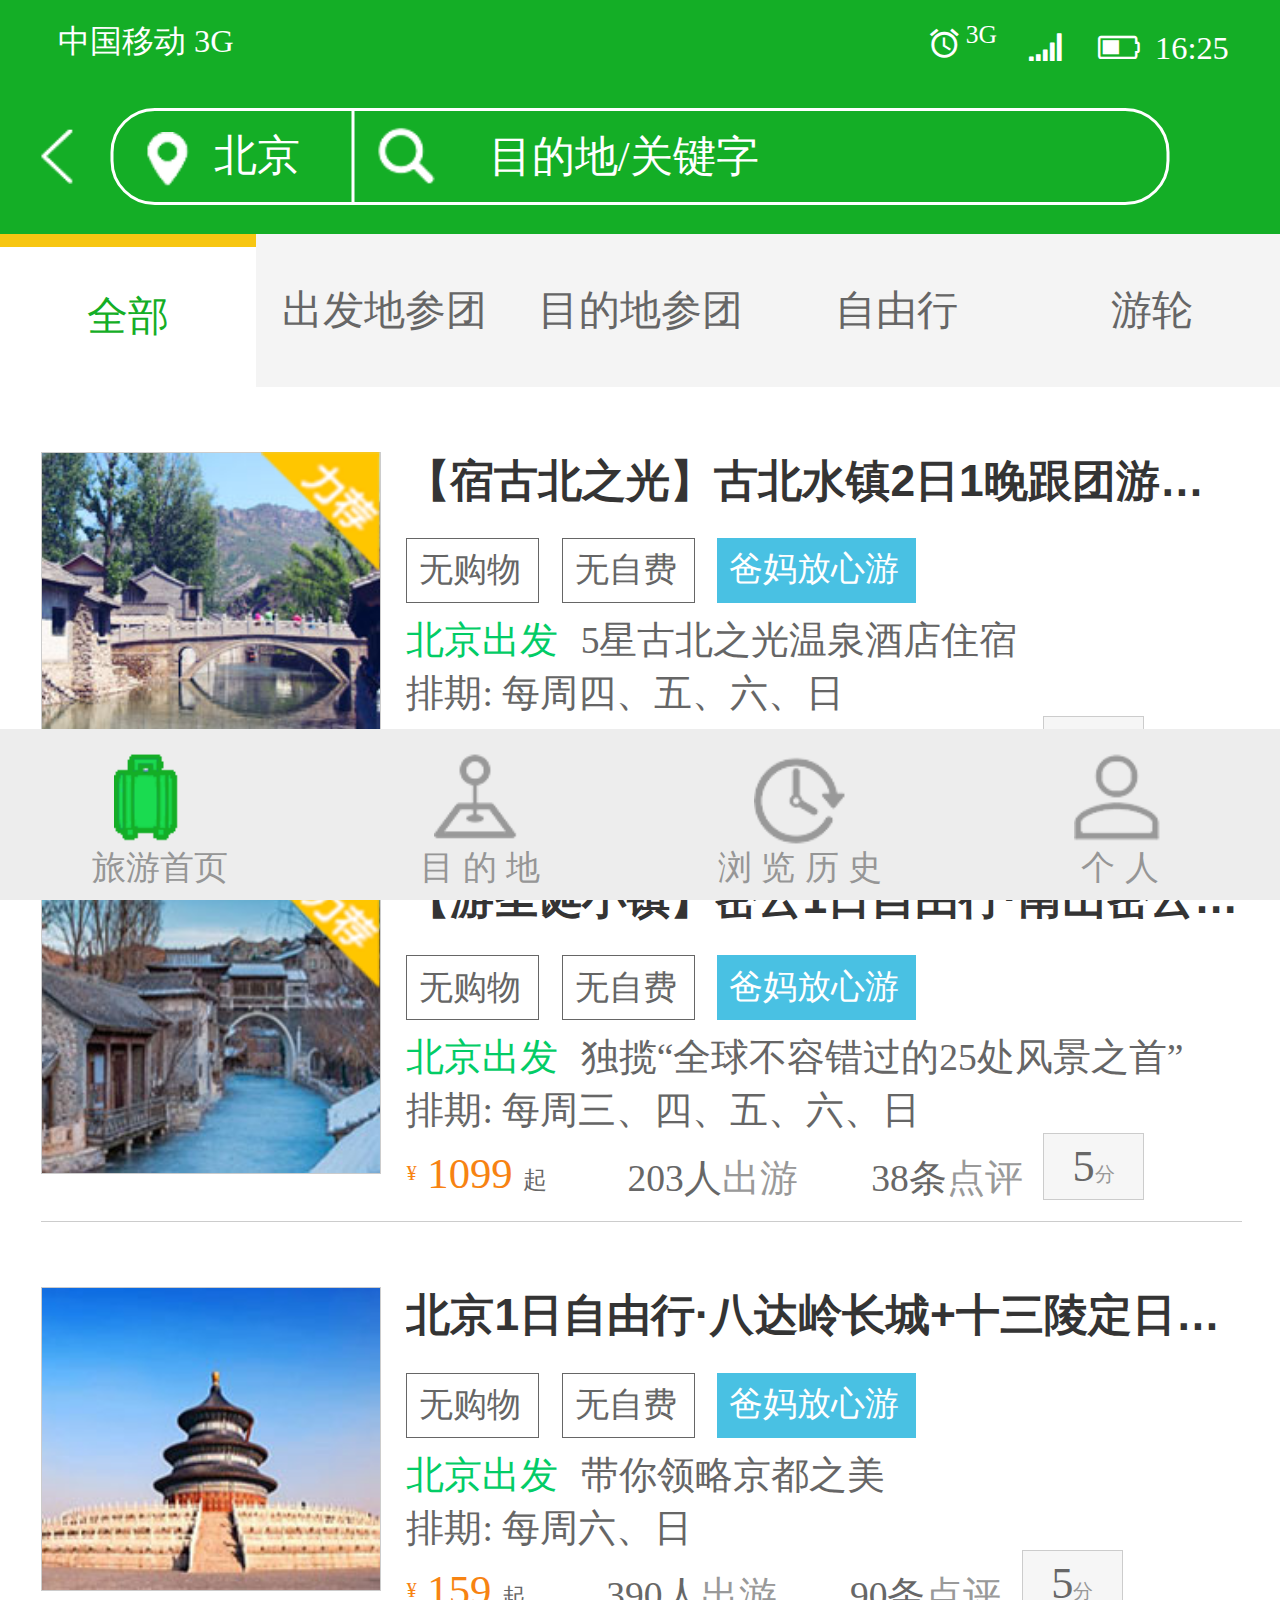
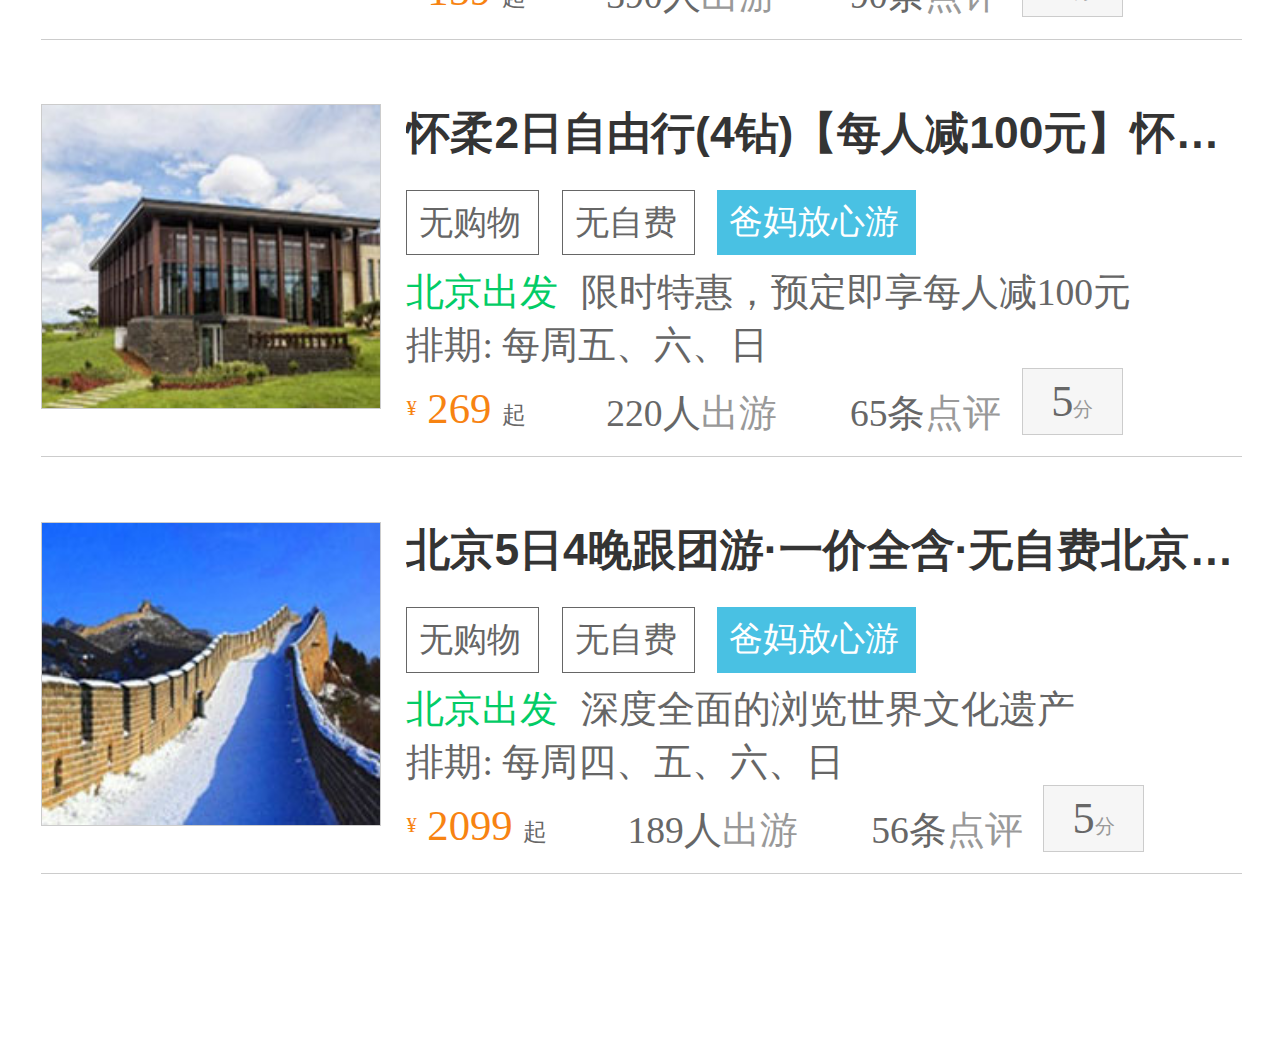
<file: test/tour-list.html>
<!DOCTYPE html>
<html>
	<head>
		<meta charset="UTF-8">
		<title></title>
		<!-- 是否启动webapp功能，会删除默认的苹果工具栏和菜单栏。 -->
	    <meta name="apple-mobile-web-app-capable" content="yes" />
	    <!-- 这个主要是根据实际的页面设计的主体色为搭配来进行设置。 -->
	    <meta name="apple-mobile-web-app-status-bar-style" content="black" />
	    <!-- 忽略页面中的数字识别为电话号码,email识别 -->
	    <meta name="format-detection" content="telephone=no, email=no" />
	    <!-- 启用360浏览器的极速模式(webkit) -->
	    <meta name="renderer" content="webkit">
	    <!-- 避免IE使用兼容模式 -->
	    <meta http-equiv="X-UA-Compatible" content="IE=edge">
	    <!-- 针对手持设备优化，主要是针对一些老的不识别viewport的浏览器，比如黑莓 -->
	    <meta name="HandheldFriendly" content="true">
	    <!-- 微软的老式浏览器 -->
	    <meta name="MobileOptimized" content="320">
	    <!-- uc强制竖屏 -->
	    <meta name="screen-orientation" content="portrait">
	    <!-- QQ强制竖屏 -->
	    <meta name="x5-orientation" content="portrait">
	    <!-- UC强制全屏 -->
	    <meta name="full-screen" content="yes">
	    <!-- QQ强制全屏 -->
	    <meta name="x5-fullscreen" content="true">
	    <!-- UC应用模式 -->
	    <meta name="browsermode" content="application">
	    <!-- QQ应用模式 -->
	    <meta name="x5-page-mode" content="app">
		<link rel="stylesheet" type="text/css" href="lib/css/animate.min.css"/>
		<link rel="stylesheet" type="text/css" href="lib/css/font-awesome.min.css"/>
		<link rel="stylesheet" type="text/css" href="lib/css/swiper.min.css"/>
		<link rel="stylesheet" type="text/css" href="css/rest.css"/>
		<link rel="stylesheet" type="text/css" href="css/public.css"/>
		<link rel="stylesheet" type="text/css" href="css/tour-list.css"/>
		<script type="text/javascript" src="lib/js/rem.js"></script>
	</head>
	<body>
		<ul id="dark"></ul>
		<!--城市列表页-->
		<div id="city-wrap">
			<!--显示点击的是哪一个字母-->
			<div id="showLetter" class="showLetter"><span>A</span></div>
			<!--城市索引查询-->
			<div class="letter">
			    <ul>
			      <li><a href="javascript:;">热门</a></li>
			      <li><a href="javascript:;">历史</a></li>
			      <li><a href="javascript:;">A</a></li>
			      <li><a href="javascript:;">B</a></li>
			      <li><a href="javascript:;">C</a></li>
			      <li><a href="javascript:;">D</a></li>
			      <li><a href="javascript:;">E</a></li>
			      <li><a href="javascript:;">F</a></li>
			      <li><a href="javascript:;">G</a></li>
			      <li><a href="javascript:;">H</a></li>
			      <li><a href="javascript:;">J</a></li>
			      <li><a href="javascript:;">K</a></li>
			      <li><a href="javascript:;">L</a></li>
			      <li><a href="javascript:;">M</a></li>
			      <li><a href="javascript:;">N</a></li>
			      <li><a href="javascript:;">P</a></li>
			      <li><a href="javascript:;">Q</a></li>
			      <li><a href="javascript:;">R</a></li>
			      <li><a href="javascript:;">S</a></li>
			      <li><a href="javascript:;">T</a></li>
			      <li><a href="javascript:;">W</a></li>
			      <li><a href="javascript:;">X</a></li>
			      <li><a href="javascript:;">Y</a></li>
			      <li><a href="javascript:;">Z</a></li>
			    </ul>
			  </div>
			<!--城市列表-->
			<div class="container">
			  <div class="city"></div>
			</div>
		</div>
		<!--map-->
		<div id="allmap"></div>
		<!--header-->
		<header id="header">
			<div class="header-top">
				<p>中国移动  3G</p>
				<p>
					<span>&#xe6f2;</span>
					<span class="fa fa-signal"></span>
					<span class="fa fa-battery-2"></span>
					16:25
				</p>
			</div>
			<div class="tour-head">
				<a href="tour-index.html" class="back"></a>
				<div class="tour-des">北京</div>
				<div class="tour-search">
					<input type="search" placeholder="目的地/关键字"/>
				</div>
			</div>
		</header>
		<!--header end-->
		<!--tour-cont-->
		<section id="box">
			<ul class="box-head">
				<li class="active">全部</li>
				<li>出发地参团</li>
				<li>目的地参团</li>
				<li>自由行</li>
				<li>游轮</li>
			</ul>
			<div class="wrap">
				<div class="list-cont icon">
					<div class="list-pic">
						<i></i>
						<a href="tour-details.html">
							<img src="images/information/information-list01.jpg"/>
						</a>
					</div>
					<div class="pic-cont">
						<h4>
							<a href="tour-details.html">【宿古北之光】古北水镇2日1晚跟团游古北水镇2日1晚跟团游</a>
						</h4>
						<div>
							<span>无购物</span>
							<span>无自费</span>
							<span>爸妈放心游</span>
						</div>
						<p>
							<span>北京出发</span>5星古北之光温泉酒店住宿
						</p>
						<p>排期: 每周四、五、六、日</p>
						<div>
							<p>
								<span>
									<i>¥</i>
									2699
								</span>
								起
							</p>
							<p>256人<span>出游</span></p>
							<p>69条<span>点评</span></p>
							<p><span>5</span>分</p>
						</div>
					</div>
				</div>
				<div class="list-cont icon">
					<div class="list-pic">
						<i></i>
						<a href="tour-details.html">
							<img src="images/information/information-list02.jpg"/>
						</a>
					</div>
					<div class="pic-cont">
						<h4>
							<a href="tour-details.html">【游圣诞小镇】密云1日自由行·南山密云1日自由行</a>
						</h4>
						<div>
							<span>无购物</span>
							<span>无自费</span>
							<span>爸妈放心游</span>
						</div>
						<p>
							<span>北京出发</span>独揽“全球不容错过的25处风景之首”
						</p>
						<p>排期: 每周三、四、五、六、日</p>
						<div>
							<p>
								<span>
									<i>¥</i>
									1099
								</span>
								起
							</p>
							<p>203人<span>出游</span></p>
							<p>38条<span>点评</span></p>
							<p><span>5</span>分</p>
						</div>
					</div>
				</div>
				<div class="list-cont">
					<div class="list-pic">
						<a href="tour-details.html">
							<img src="images/information/information-list03.jpg"/>
						</a>
					</div>
					<div class="pic-cont">
						<h4>
							<a href="tour-details.html">北京1日自由行·八达岭长城+十三陵定日自由行·八达岭长城+十三陵定</a>
						</h4>
						<div>
							<span>无购物</span>
							<span>无自费</span>
							<span>爸妈放心游</span>
						</div>
						<p>
							<span>北京出发</span>带你领略京都之美
						</p>
						<p>排期: 每周六、日</p>
						<div>
							<p>
								<span>
									<i>¥</i>
									159
								</span>
								起
							</p>
							<p>390人<span>出游</span></p>
							<p>90条<span>点评</span></p>
							<p><span>5</span>分</p>
						</div>
					</div>
				</div>
				<div class="list-cont">
					<div class="list-pic">
						<a href="tour-details.html">
							<img src="images/information/information-list04.jpg"/>
						</a>
					</div>
					<div class="pic-cont">
						<h4>
							<a href="tour-details.html">怀柔2日自由行(4钻)【每人减100元】怀柔2日自由行(4钻)【每人减100元】</a>
						</h4>
						<div>
							<span>无购物</span>
							<span>无自费</span>
							<span>爸妈放心游</span>
						</div>
						<p>
							<span>北京出发</span>限时特惠，预定即享每人减100元
						</p>
						<p>排期: 每周五、六、日</p>
						<div>
							<p>
								<span>
									<i>¥</i>
									269
								</span>
								起
							</p>
							<p>220人<span>出游</span></p>
							<p>65条<span>点评</span></p>
							<p><span>5</span>分</p>
						</div>
					</div>
				</div>
				<div class="list-cont">
					<div class="list-pic">
						<a href="tour-details.html">
							<img src="images/information/information-list05.jpg"/>
						</a>
					</div>
					<div class="pic-cont">
						<h4>
							<a href="tour-details.html">北京5日4晚跟团游·一价全含·无自费北京5日4晚跟团游·一价全含·无自费</a>
						</h4>
						<div>
							<span>无购物</span>
							<span>无自费</span>
							<span>爸妈放心游</span>
						</div>
						<p>
							<span>北京出发</span>深度全面的浏览世界文化遗产
						</p>
						<p>排期: 每周四、五、六、日</p>
						<div>
							<p>
								<span>
									<i>¥</i>
									2099
								</span>
								起
							</p>
							<p>189人<span>出游</span></p>
							<p>56条<span>点评</span></p>
							<p><span>5</span>分</p>
						</div>
					</div>
				</div>
			</div>
		</section>
		<!--tour-cont end-->
		<!--footer-->
		<footer id="footer">
			<ul>
				<li>
					<a href="tour-index.html">旅游首页</a>
				</li>
				<li>
					<a href="destination.html">目 的 地</a>
				</li>
				<li>
					<a href="history.html">浏 览 历 史</a>
				</li>
				<li>
					<a href="preson.html">个 人</a>
				</li>
			</ul>
		</footer>
		<!--footer end-->
		<!--百度模板-->
		<script type="text/html" id="tourContList">
			<%for (var q = 0; q<menulist.length; q++){%>
				<div class="list-cont">
					<div class="list-pic">
						<i></i>
						<a href="tour-details.html">
							<img src=<%=menulist[q].msrc%>/>
						</a>
					</div>
					<div class="pic-cont">
						<h4>
							<a href="tour-details.html"><%=menulist[q].title%></a>
						</h4>
						<div>
							<span>无购物</span>
							<span>无自费</span>
							<span>爸妈放心游</span>
						</div>
						<p>
							<span>北京出发</span><%=menulist[q].cont%>
						</p>
						<p><%=menulist[q].time%></p>
						<div>
							<p>
								<span>
									<i>¥</i>
									<%=menulist[q].price%>
								</span>
								起
							</p>
							<p><%=menulist[q].num%><span>出游</span></p>
							<p><%=menulist[q].comment%><span>点评</span></p>
							<p><span>5</span>分</p>
						</div>
					</div>
				</div>
			<%}%>
		</script>
		<!--百度模板 end-->
		<script type="text/javascript" src="lib/js/baiduTemplate.js"></script>
		<script type="text/javascript" src="lib/js/zapot.min.js"></script>
		<script type="text/javascript" src="lib/js/fx.js"></script>
		<script type="text/javascript" src="lib/js/fx_methods.js"></script>
		<script type="text/javascript" src="lib/js/selector.js"></script>
		<script type="text/javascript" src="lib/js/touch.js"></script>
		<script type="text/javascript" src="lib/js/city.js"></script>
		<script type="text/javascript" src="http://api.map.baidu.com/api?v=3.0&ak=25E5L0zcrz3RxFESCGNx2HjYgkmeRPg2"></script>
		<script type="text/javascript" src="js/tour-list.js"></script>
	</body>
</html>
</file>
<file: test/css/rest.css>
/* 禁用iPhone中Safari的字号自动调整 */
html {
    -webkit-text-size-adjust: 100%;
    -ms-text-size-adjust: 100%;
}
/* 去除iPhone中默认的input样式 */
input{ -webkit-appearance:none; resize: none;border-radius: 0;}
/* 取消链接高亮  */
body,div,ul,li,ol,h1,h2,h3,h4,h5,h6,input,textarea,select,p,dl,dt,dd,a,img,button,form,table,th,tr,td,tbody,article,
aside, details,figcaption,figure,footer,header,hgroup, menu,nav,section{ -webkit-tap-highlight-color:rgba(0, 0, 0, 0);
    font-family: Microsoft YaHei;}
/* 设置HTML5元素为块 */
article, aside, details,figcaption,figure,footer,header,hgroup, menu,nav,section {
    display: block;
}
/* 图片自适应 */
img {
    max-width: 100%;
    height: auto;
    width:auto\9; /* ie8 */
    -ms-interpolation-mode:bicubic;/*为了照顾ie图片缩放失真*/
	-webkit-touch-callout: none;
	display: block;
}
*:focus {
    outline:none;
}
/* 清零 */
body,div,ul,li,ol,h1,h2,h3,h4,h5,h6,input,textarea,select,p,dl,dt,dd,a,img,button,form,table,th,tr,td,tbody,article,
aside, details,figcaption,figure,footer,header,hgroup, menu,nav,section{margin:0; padding:0; border:none;}
body{font-family:Tahoma,Arial,Roboto,"Droid Sans","Helvetica Neue","Droid Sans Fallback","Heiti SC",sans-self,"宋体"; color:#555; }
em,i{font-style:normal;}
strong{font-weight: normal;}
.clear:after{content:""; display:block; visibility:hidden; height:0; clear:both;}
.clear{zoom:1;}
input[type="submit"], input[type="button"]{
	background: none;
	border: none;
}
a:focus {  outline:none;}  
a{text-decoration:none; color:#969696; font-family:Tahoma,Arial,Roboto,"Droid Sans","Helvetica Neue","Droid Sans Fallback","Heiti SC",sans-self;-webkit-tap-highlight-color:rgba(255,255,255,0);}
a:hover{color:#969696; text-decoration:none;}
a:active,.active{text-decoration: none;}
ul,ol,li{list-style:none;}
h1, h2, h3, h4, h5, h6{ font-size:100%; font-family:Tahoma,Arial,Roboto,"Droid Sans","Helvetica Neue","Droid Sans Fallback","Heiti SC",sans-self;font-style: normal;}
textarea{resize: none;}
.btn:focus,
.btn:active:focus,
.btn.active:focus,
.btn.focus,
.btn:active.focus,
.btn.active.focus {outline:none;}
fieldset,img{border: none;}
table {
    border-collapse:collapse;
    border-spacing:0;
}
caption, th {
    text-align:left;
}
.left{float:left;}
.right{float:right;}
</file>
<file: test/css/public.css>
/*字体库*/
@font-face {
  font-family: "iconfont";
  src: url('../fonts/iconfont.eot');
  src: url('../fonts/iconfont.eot#iefix') format('embedded-opentype'), /* IE6-IE8 */ url('../fonts/iconfont.woff') format('woff'), /* chrome, firefox */ url('../fonts/iconfont.ttf') format('truetype'), /* chrome, firefox, opera, Safari, Android, iOS 4.2+*/ url('../fonts/iconfont.svg#iconfont') format('svg');
  
  /* IE9*/
  /* iOS 4.1- */
}
/*字体库 end*/
.flex {
  display: -webkit-box;
  /*老版本：iOS 6-, Safari 3.1-6*/
  display: -moz-box;
  /*老版本：Firefox 19- */
  display: -ms-flexbox;
  /*混合版本：IE10*/
  display: -webkit-flex;
  /*新版本：Chrome*/
  display: flex;
  /*标准规范：Opera 12.1, Firefox 20+*/
  justify-content: space-between;
}
/*header*/
#header {
  width: 100%;
  height: 1.82666667rem;
  position: fixed;
  top: 0;
  z-index: 2;
  background: rgba(0, 0, 0, 0.7);
  -webkit-background: rgba(0, 0, 0, 0.7);
  -moz-background: rgba(0, 0, 0, 0.7);
  -ms-background: rgba(0, 0, 0, 0.7);
  -o-background: rgba(0, 0, 0, 0.7);
}
#header .header-top {
  display: -webkit-box;
  /*老版本：iOS 6-, Safari 3.1-6*/
  display: -moz-box;
  /*老版本：Firefox 19- */
  display: -ms-flexbox;
  /*混合版本：IE10*/
  display: -webkit-flex;
  /*新版本：Chrome*/
  display: flex;
  /*标准规范：Opera 12.1, Firefox 20+*/
  justify-content: space-between;
  color: white;
  font-size: 0.25333333rem;
  padding: 0.16rem 0.4rem 0.32rem 0.45333333rem;
}
#header .header-top p:last-child span {
  padding-right: 0.05333333rem;
}
#header .header-top p:last-child span:nth-child(2) {
  padding: 0 0.22666667rem 0 0.13333333rem;
}
#header .header-top p:last-child span:first-child {
  font-family: "iconfont";
  font-size: 0.33333333rem;
}
#header .header-top p:last-child span:first-child:after {
  content: '3G';
  font-size: 0.2rem;
  vertical-align: top;
}
#header .header-search {
  width: 8.97333333rem;
  height: 0.70666667rem;
  border: 2px solid #fff;
  border-radius: 0.34666667rem;
  -moz-border-radius: 0.34666667rem;
  -webkit-border-radius: 0.34666667rem;
  display: -webkit-box;
  /*老版本：iOS 6-, Safari 3.1-6*/
  display: -moz-box;
  /*老版本：Firefox 19- */
  display: -ms-flexbox;
  /*混合版本：IE10*/
  display: -webkit-flex;
  /*新版本：Chrome*/
  display: flex;
  /*标准规范：Opera 12.1, Firefox 20+*/
  justify-content: space-between;
  position: relative;
  left: 50%;
  margin-left: -4.48rem;
}
#header .header-search input {
  width: 8.17333333rem;
  height: 100%;
  line-height: 0.70666667rem;
  color: #fff;
  font-size: 0.34666667rem;
  background: transparent;
  -webkit-background: transparent;
  -moz-background: transparent;
  -ms-background: transparent;
  -o-background: transparent;
}
#header .header-search input::-webkit-input-placeholder {
  color: #fff;
}
#header .header-search input::-moz-input-placeholder {
  /* Firefox 19+ */
  color: #fff;
}
#header .header-search input:-moz-input-placeholder {
  /* Firefox 4 to 18 */
  color: #fff;
}
#header .header-search input:-ms-input-placeholder {
  color: #fff;
}
#header .header-search:before {
  content: '';
  width: 0.8rem;
  height: 100%;
  background: url(../images/sprites.png) no-repeat -4.98666667rem -2.30666667rem;
  -webkit-background: url(../images/sprites.png) no-repeat -4.98666667rem -2.30666667rem;
  -moz-background: url(../images/sprites.png) no-repeat -4.98666667rem -2.30666667rem;
  -ms-background: url(../images/sprites.png) no-repeat -4.98666667rem -2.30666667rem;
  -o-background: url(../images/sprites.png) no-repeat -4.98666667rem -2.30666667rem;
  background-size: 10rem 12.66666667rem;
  -webkit-background-size: 10rem 12.66666667rem;
  -moz-background-size: 10rem 12.66666667rem;
  -ms-background-size: 10rem 12.66666667rem;
  -o-background-size: 10rem 12.66666667rem;
}
/*header end*/
/*footer*/
#footer {
  width: 100%;
  height: 1.33333333rem;
  background: #ededed;
  -webkit-background: #ededed;
  -moz-background: #ededed;
  -ms-background: #ededed;
  -o-background: #ededed;
  position: fixed;
  bottom: 0;
  z-index: 2;
}
#footer ul {
  display: flex;
  height: 100%;
}
#footer ul li {
  width: 25%;
  text-align: center;
}
#footer ul li a {
  display: block;
  font-size: 0.26666667rem;
}
#footer ul li a:before {
  content: '';
  display: block;
  width: 0.72rem;
  height: 0.90666667rem;
  position: relative;
  left: 50%;
  margin-left: -0.36rem;
  background: url(../images/sprites.png) no-repeat -0.56rem -2.13333333rem;
  -webkit-background: url(../images/sprites.png) no-repeat -0.56rem -2.13333333rem;
  -moz-background: url(../images/sprites.png) no-repeat -0.56rem -2.13333333rem;
  -ms-background: url(../images/sprites.png) no-repeat -0.56rem -2.13333333rem;
  -o-background: url(../images/sprites.png) no-repeat -0.56rem -2.13333333rem;
  background-size: 10rem 12.66666667rem;
  -webkit-background-size: 10rem 12.66666667rem;
  -moz-background-size: 10rem 12.66666667rem;
  -ms-background-size: 10rem 12.66666667rem;
  -o-background-size: 10rem 12.66666667rem;
}
#footer ul li:nth-of-type(2) a:before {
  background: url(../images/sprites.png) no-repeat -1.73333333rem -1.09333333rem;
  -webkit-background: url(../images/sprites.png) no-repeat -1.73333333rem -1.09333333rem;
  -moz-background: url(../images/sprites.png) no-repeat -1.73333333rem -1.09333333rem;
  -ms-background: url(../images/sprites.png) no-repeat -1.73333333rem -1.09333333rem;
  -o-background: url(../images/sprites.png) no-repeat -1.73333333rem -1.09333333rem;
  background-size: 10rem 12.66666667rem;
  -webkit-background-size: 10rem 12.66666667rem;
  -moz-background-size: 10rem 12.66666667rem;
  -ms-background-size: 10rem 12.66666667rem;
  -o-background-size: 10rem 12.66666667rem;
}
#footer ul li:nth-of-type(3) a:before {
  background: url(../images/sprites.png) no-repeat -2.8rem -1.09333333rem;
  -webkit-background: url(../images/sprites.png) no-repeat -2.8rem -1.09333333rem;
  -moz-background: url(../images/sprites.png) no-repeat -2.8rem -1.09333333rem;
  -ms-background: url(../images/sprites.png) no-repeat -2.8rem -1.09333333rem;
  -o-background: url(../images/sprites.png) no-repeat -2.8rem -1.09333333rem;
  background-size: 10rem 12.66666667rem;
  -webkit-background-size: 10rem 12.66666667rem;
  -moz-background-size: 10rem 12.66666667rem;
  -ms-background-size: 10rem 12.66666667rem;
  -o-background-size: 10rem 12.66666667rem;
}
#footer ul li:nth-of-type(4) a:before {
  background: url(../images/sprites.png) no-repeat -3.92rem -1.09333333rem;
  -webkit-background: url(../images/sprites.png) no-repeat -3.92rem -1.09333333rem;
  -moz-background: url(../images/sprites.png) no-repeat -3.92rem -1.09333333rem;
  -ms-background: url(../images/sprites.png) no-repeat -3.92rem -1.09333333rem;
  -o-background: url(../images/sprites.png) no-repeat -3.92rem -1.09333333rem;
  background-size: 10rem 12.66666667rem;
  -webkit-background-size: 10rem 12.66666667rem;
  -moz-background-size: 10rem 12.66666667rem;
  -ms-background-size: 10rem 12.66666667rem;
  -o-background-size: 10rem 12.66666667rem;
}
/*footer end*/
</file>
<file: test/css/index.css>
@keyframes move {
  0% {
    transform: translateX(-0.05333333rem) translateY(0rem);
  }
  15% {
    transform: translateX(-0.10666667rem) translateY(0.09333333rem);
  }
  35% {
    transform: translateX(0.05333333rem) translateY(0.02666667rem);
  }
  65% {
    transform: translateX(0.13333333rem) translateY(-0.04rem);
  }
  80% {
    transform: translateX(-0.04rem) translateY(-0.10666667rem);
  }
  100% {
    transform: translateX(-0.05333333rem) translateY(0rem);
  }
}
.flex {
  display: -webkit-box;
  /*老版本：iOS 6-, Safari 3.1-6*/
  display: -moz-box;
  /*老版本：Firefox 19- */
  display: -ms-flexbox;
  /*混合版本：IE10*/
  display: -webkit-flex;
  /*新版本：Chrome*/
  display: flex;
  /*标准规范：Opera 12.1, Firefox 20+*/
}
#dark {
  position: fixed;
  top: 0;
  left: 0;
  width: 100%;
  height: 100%;
  z-index: 10;
  display: none;
  box-sizing: border-box;
  -moz-box-sizing: border-box;
  -webkit-box-sizing: border-box;
  padding: 1.82666667rem 0.26666667rem 0;
  background: #ffffff;
  -webkit-background: #ffffff;
  -moz-background: #ffffff;
  -ms-background: #ffffff;
  -o-background: #ffffff;
}
#dark li {
  font-size: 0.64rem;
  line-height: 1.01333333rem;
}
#header {
  z-index: 20;
}
/*主体*/
#box {
  position: absolute;
  top: -1.32rem;
  bottom: 1.33333333rem;
  /*banner*/
  /*banner end*/
  /*cont-list*/
  /*cont-list end*/
  /*shop-list*/
  /*shop-list end*/
}
#box .scrollYV {
  position: absolute;
  z-index: 100;
  width: 0.26666667rem;
  bottom: 0.02666667rem;
  top: 0.02666667rem;
  right: 0.01333333rem;
  pointer-events: none;
  transition-property: opacity;
  transition-duration: 350ms;
  overflow: hidden;
  opacity: 0;
}
#box .scrollYV div {
  background: rgba(0, 0, 0, 0.3);
  border-radius: 0.13333333rem;
  -moz-border-radius: 0.13333333rem;
  -webkit-border-radius: 0.13333333rem;
  -ms-border-radius: 0.13333333rem;
  -o-border-radius: 0.13333333rem;
}
#box #pullDown {
  height: 1.33333333rem;
  line-height: 1.33333333rem;
  font-size: 0.32rem;
  background: #ccc;
  text-align: center;
  color: white;
}
#box .banner {
  width: 10rem;
  height: 6.66666667rem;
}
#box .banner img {
  width: 100%;
  height: 100%;
}
#box .banner .swiper-pagination-bullets {
  display: inline-block;
  width: 1.37333333rem;
  left: 100%;
  bottom: 0.28rem;
  margin-left: -1.8rem;
}
#box .banner .swiper-pagination-bullets span.swiper-pagination-bullet {
  width: 0.06666667rem;
  height: 0.06666667rem;
  border: 0.02666667rem solid #0098ca;
  opacity: 1;
  background: #ffffff;
  -webkit-background: #ffffff;
  -moz-background: #ffffff;
  -ms-background: #ffffff;
  -o-background: #ffffff;
  border-radius: 50%;
  -moz-border-radius: 50%;
  -webkit-border-radius: 50%;
  -ms-border-radius: 50%;
  -o-border-radius: 50%;
}
#box .banner .swiper-pagination-bullets span.swiper-pagination-bullet.swiper-pagination-bullet-active {
  background: #0098ca;
  -webkit-background: #0098ca;
  -moz-background: #0098ca;
  -ms-background: #0098ca;
  -o-background: #0098ca;
  transform: scale(1.3);
  -moz-transform: scale(1.3);
  -ms-transform: scale(1.3);
  -webkit-transform: scale(1.3);
  -o-transform: scale(1.3);
}
#box .cont-list {
  padding: 0.26666667rem 0.18666667rem 0.32rem 0.21333333rem;
}
#box .cont-list .list-cont {
  display: -webkit-box;
  /*老版本：iOS 6-, Safari 3.1-6*/
  display: -moz-box;
  /*老版本：Firefox 19- */
  display: -ms-flexbox;
  /*混合版本：IE10*/
  display: -webkit-flex;
  /*新版本：Chrome*/
  display: flex;
  /*标准规范：Opera 12.1, Firefox 20+*/
  justify-content: space-between;
  margin-bottom: 0.22666667rem;
}
#box .cont-list .list-cont div {
  width: 2.89333333rem;
  background: url(../images/index/list1.jpg) no-repeat;
  -webkit-background: url(../images/index/list1.jpg) no-repeat;
  -moz-background: url(../images/index/list1.jpg) no-repeat;
  -ms-background: url(../images/index/list1.jpg) no-repeat;
  -o-background: url(../images/index/list1.jpg) no-repeat;
  background-size: cover;
  -webkit-background-size: cover;
  -moz-background-size: cover;
  -ms-background-size: cover;
  -o-background-size: cover;
}
#box .cont-list .list-cont div a {
  display: block;
  color: white;
  font-size: 0.4rem;
  width: 100%;
  height: 85%;
  text-align: center;
  padding-top: 0.37333333rem;
}
#box .cont-list .list-cont ul {
  width: 6.50666667rem;
  flex-wrap: wrap;
  justify-content: center;
  display: -webkit-box;
  /*老版本：iOS 6-, Safari 3.1-6*/
  display: -moz-box;
  /*老版本：Firefox 19- */
  display: -ms-flexbox;
  /*混合版本：IE10*/
  display: -webkit-flex;
  /*新版本：Chrome*/
  display: flex;
  /*标准规范：Opera 12.1, Firefox 20+*/
}
#box .cont-list .list-cont ul li {
  width: 3.2rem;
  line-height: 1.17333333rem;
  margin: 0 0.10666667rem 0.10666667rem 0;
  background: #ff9f26;
  -webkit-background: #ff9f26;
  -moz-background: #ff9f26;
  -ms-background: #ff9f26;
  -o-background: #ff9f26;
}
#box .cont-list .list-cont ul li a {
  display: block;
  width: 100%;
  height: 100%;
  text-align: center;
  font-size: 0.4rem;
  color: white;
}
#box .cont-list .list-cont ul li a:before {
  content: '';
  display: inline-block;
  width: 0.96rem;
  height: 0.41333333rem;
  animation: move 6s linear infinite;
  background: url(../images/sprites.png) no-repeat -0.52rem -3.45333333rem;
  -webkit-background: url(../images/sprites.png) no-repeat -0.52rem -3.45333333rem;
  -moz-background: url(../images/sprites.png) no-repeat -0.52rem -3.45333333rem;
  -ms-background: url(../images/sprites.png) no-repeat -0.52rem -3.45333333rem;
  -o-background: url(../images/sprites.png) no-repeat -0.52rem -3.45333333rem;
  background-size: 10rem 12.66666667rem;
  -webkit-background-size: 10rem 12.66666667rem;
  -moz-background-size: 10rem 12.66666667rem;
  -ms-background-size: 10rem 12.66666667rem;
  -o-background-size: 10rem 12.66666667rem;
}
#box .cont-list .list-cont ul li:nth-of-type(2) {
  margin-right: 0;
  background: #ff9f26;
  -webkit-background: #ff9f26;
  -moz-background: #ff9f26;
  -ms-background: #ff9f26;
  -o-background: #ff9f26;
}
#box .cont-list .list-cont ul li:nth-of-type(2) a:before {
  background: url(../images/sprites.png) no-repeat -1.70666667rem -3.37333333rem;
  -webkit-background: url(../images/sprites.png) no-repeat -1.70666667rem -3.37333333rem;
  -moz-background: url(../images/sprites.png) no-repeat -1.70666667rem -3.37333333rem;
  -ms-background: url(../images/sprites.png) no-repeat -1.70666667rem -3.37333333rem;
  -o-background: url(../images/sprites.png) no-repeat -1.70666667rem -3.37333333rem;
  background-size: 10rem 12.66666667rem;
  -webkit-background-size: 10rem 12.66666667rem;
  -moz-background-size: 10rem 12.66666667rem;
  -ms-background-size: 10rem 12.66666667rem;
  -o-background-size: 10rem 12.66666667rem;
}
#box .cont-list .list-cont ul li:nth-of-type(3) {
  margin-bottom: 0;
  background: #de4989;
  -webkit-background: #de4989;
  -moz-background: #de4989;
  -ms-background: #de4989;
  -o-background: #de4989;
}
#box .cont-list .list-cont ul li:nth-of-type(3) a:before {
  background: url(../images/sprites.png) no-repeat -2.8rem -3.42666667rem;
  -webkit-background: url(../images/sprites.png) no-repeat -2.8rem -3.42666667rem;
  -moz-background: url(../images/sprites.png) no-repeat -2.8rem -3.42666667rem;
  -ms-background: url(../images/sprites.png) no-repeat -2.8rem -3.42666667rem;
  -o-background: url(../images/sprites.png) no-repeat -2.8rem -3.42666667rem;
  background-size: 10rem 12.66666667rem;
  -webkit-background-size: 10rem 12.66666667rem;
  -moz-background-size: 10rem 12.66666667rem;
  -ms-background-size: 10rem 12.66666667rem;
  -o-background-size: 10rem 12.66666667rem;
}
#box .cont-list .list-cont ul li:nth-of-type(4) {
  margin: 0;
  background: #7f83e4;
  -webkit-background: #7f83e4;
  -moz-background: #7f83e4;
  -ms-background: #7f83e4;
  -o-background: #7f83e4;
}
#box .cont-list .list-cont ul li:nth-of-type(4) a:before {
  background: url(../images/sprites.png) no-repeat -3.93333333rem -3.44rem;
  -webkit-background: url(../images/sprites.png) no-repeat -3.93333333rem -3.44rem;
  -moz-background: url(../images/sprites.png) no-repeat -3.93333333rem -3.44rem;
  -ms-background: url(../images/sprites.png) no-repeat -3.93333333rem -3.44rem;
  -o-background: url(../images/sprites.png) no-repeat -3.93333333rem -3.44rem;
  background-size: 10rem 12.66666667rem;
  -webkit-background-size: 10rem 12.66666667rem;
  -moz-background-size: 10rem 12.66666667rem;
  -ms-background-size: 10rem 12.66666667rem;
  -o-background-size: 10rem 12.66666667rem;
}
#box .cont-list .list-cont:nth-of-type(2) div {
  background: url(../images/index/list2.jpg) no-repeat;
  -webkit-background: url(../images/index/list2.jpg) no-repeat;
  -moz-background: url(../images/index/list2.jpg) no-repeat;
  -ms-background: url(../images/index/list2.jpg) no-repeat;
  -o-background: url(../images/index/list2.jpg) no-repeat;
  background-size: cover;
  -webkit-background-size: cover;
  -moz-background-size: cover;
  -ms-background-size: cover;
  -o-background-size: cover;
}
#box .cont-list .list-cont:nth-of-type(2) li:nth-of-type(1) {
  background: url(../images/index/list2-1.jpg) no-repeat;
  -webkit-background: url(../images/index/list2-1.jpg) no-repeat;
  -moz-background: url(../images/index/list2-1.jpg) no-repeat;
  -ms-background: url(../images/index/list2-1.jpg) no-repeat;
  -o-background: url(../images/index/list2-1.jpg) no-repeat;
  background-size: cover;
  -webkit-background-size: cover;
  -moz-background-size: cover;
  -ms-background-size: cover;
  -o-background-size: cover;
}
#box .cont-list .list-cont:nth-of-type(2) li:nth-of-type(1) a:before {
  width: 0;
}
#box .cont-list .list-cont:nth-of-type(2) li:nth-of-type(2) {
  background: #3aace0;
}
#box .cont-list .list-cont:nth-of-type(2) li:nth-of-type(2) a:before {
  width: 0;
}
#box .cont-list .list-cont:nth-of-type(2) li:nth-of-type(3) {
  background: #31c6cc;
}
#box .cont-list .list-cont:nth-of-type(2) li:nth-of-type(3) a:before {
  background: url(../images/sprites.png) no-repeat -5.14666667rem -3.36rem;
  -webkit-background: url(../images/sprites.png) no-repeat -5.14666667rem -3.36rem;
  -moz-background: url(../images/sprites.png) no-repeat -5.14666667rem -3.36rem;
  -ms-background: url(../images/sprites.png) no-repeat -5.14666667rem -3.36rem;
  -o-background: url(../images/sprites.png) no-repeat -5.14666667rem -3.36rem;
  background-size: 10rem 12.66666667rem;
  -webkit-background-size: 10rem 12.66666667rem;
  -moz-background-size: 10rem 12.66666667rem;
  -ms-background-size: 10rem 12.66666667rem;
  -o-background-size: 10rem 12.66666667rem;
}
#box .cont-list .list-cont:nth-of-type(2) li:nth-of-type(4) {
  background: #33b6d2;
}
#box .cont-list .list-cont:nth-of-type(2) li:nth-of-type(4) a:before {
  width: 0;
}
#box .cont-list .list-cont:last-child {
  margin-bottom: 0;
}
#box .cont-list .list-cont:last-child div {
  background: url(../images/index/list3.jpg) no-repeat;
  -webkit-background: url(../images/index/list3.jpg) no-repeat;
  -moz-background: url(../images/index/list3.jpg) no-repeat;
  -ms-background: url(../images/index/list3.jpg) no-repeat;
  -o-background: url(../images/index/list3.jpg) no-repeat;
  background-size: cover;
  -webkit-background-size: cover;
  -moz-background-size: cover;
  -ms-background-size: cover;
  -o-background-size: cover;
}
#box .cont-list .list-cont:last-child li a:before {
  width: 0;
}
#box .cont-list .list-cont:last-child li:nth-of-type(1) {
  background: #bbc832;
}
#box .cont-list .list-cont:last-child li:nth-of-type(2) {
  background: #bac731;
}
#box .cont-list .list-cont:last-child li:nth-of-type(3) {
  background: #82c631;
}
#box .cont-list .list-cont:last-child li:nth-of-type(4) {
  background: url(../images/index/list3-1.jpg) no-repeat;
  -webkit-background: url(../images/index/list3-1.jpg) no-repeat;
  -moz-background: url(../images/index/list3-1.jpg) no-repeat;
  -ms-background: url(../images/index/list3-1.jpg) no-repeat;
  -o-background: url(../images/index/list3-1.jpg) no-repeat;
  background-size: cover;
  -webkit-background-size: cover;
  -moz-background-size: cover;
  -ms-background-size: cover;
  -o-background-size: cover;
}
#box .long-pic img {
  width: 100%;
  height: 2.34666667rem;
}
#box .shop-list {
  padding: 0.16rem 0.08rem 0.01333333rem 0.32rem;
}
#box .shop-list > h4 {
  height: 1.01333333rem;
  line-height: 1.01333333rem;
  font-size: 0.4rem;
  color: #14ae26;
}
#box .shop-list > h4:before {
  content: '';
  display: inline-block;
  width: 0.74666667rem;
  height: 0.64rem;
  vertical-align: middle;
  background: url(../images/sprites.png) no-repeat -5.04rem -1.37333333rem;
  -webkit-background: url(../images/sprites.png) no-repeat -5.04rem -1.37333333rem;
  -moz-background: url(../images/sprites.png) no-repeat -5.04rem -1.37333333rem;
  -ms-background: url(../images/sprites.png) no-repeat -5.04rem -1.37333333rem;
  -o-background: url(../images/sprites.png) no-repeat -5.04rem -1.37333333rem;
  background-size: 10rem 12.66666667rem;
  -webkit-background-size: 10rem 12.66666667rem;
  -moz-background-size: 10rem 12.66666667rem;
  -ms-background-size: 10rem 12.66666667rem;
  -o-background-size: 10rem 12.66666667rem;
}
#box .shop-list ul li {
  float: left;
  width: 4.53333333rem;
  height: 4.70666667rem;
  border: 1px solid #ccc;
  margin: 0 0.21333333rem 0.21333333rem 0;
}
#box .shop-list ul li img {
  width: 100%;
  height: 2.86666667rem;
}
#box .shop-list ul li h4 {
  height: 0.97333333rem;
  margin: 0.13333333rem 0.22666667rem 0.30666667rem 0.2rem;
  line-height: 0.49333333rem;
  font-size: 0.34666667rem;
  color: black;
  font-weight: normal;
}
#box .shop-list ul li p {
  padding-right: 0.22666667rem;
  font-size: 0.29333333rem;
  color: #9a9a9a;
  text-align: right;
  position: relative;
}
#box .shop-list ul li p span:first-child {
  position: absolute;
  left: 0.2rem;
}
#box .shop-list ul li p span:last-child {
  color: #fd9800;
}
#box .shop-list ul li p span:last-child i {
  font-size: 0.18666667rem;
  vertical-align: top;
}
/*主体 end*/
</file>
<file: test/css/destination.css>
.flex {
  display: -webkit-box;
  /*老版本：iOS 6-, Safari 3.1-6*/
  display: -moz-box;
  /*老版本：Firefox 19- */
  display: -ms-flexbox;
  /*混合版本：IE10*/
  display: -webkit-flex;
  /*新版本：Chrome*/
  display: flex;
  /*标准规范：Opera 12.1, Firefox 20+*/
}
#dark {
  position: fixed;
  top: 0;
  left: 0;
  width: 100%;
  height: 100%;
  z-index: 10;
  display: none;
  box-sizing: border-box;
  -moz-box-sizing: border-box;
  -webkit-box-sizing: border-box;
  padding: 3rem 0.26666667rem 0;
  background: #ffffff;
  -webkit-background: #ffffff;
  -moz-background: #ffffff;
  -ms-background: #ffffff;
  -o-background: #ffffff;
}
#dark li {
  font-size: 0.64rem;
  line-height: 1.01333333rem;
}
/*header change*/
#header {
  height: 3rem;
  z-index: 20;
  background: #14ae26;
  -webkit-background: #14ae26;
  -moz-background: #14ae26;
  -ms-background: #14ae26;
  -o-background: #14ae26;
}
#header .header-back {
  margin: 0 0 0.64rem 0.56rem;
  font-size: 0.4rem;
  color: white;
  text-align: center;
  position: relative;
}
#header .header-back a {
  display: inline-block;
  width: 0.26666667rem;
  height: 0.42666667rem;
  position: absolute;
  top: 0.06666667rem;
  left: 0;
  background: url(../images/sprites.png) no-repeat -1.38666667rem -0.46666667rem;
  -webkit-background: url(../images/sprites.png) no-repeat -1.38666667rem -0.46666667rem;
  -moz-background: url(../images/sprites.png) no-repeat -1.38666667rem -0.46666667rem;
  -ms-background: url(../images/sprites.png) no-repeat -1.38666667rem -0.46666667rem;
  -o-background: url(../images/sprites.png) no-repeat -1.38666667rem -0.46666667rem;
  background-size: 10rem 12.66666667rem;
  -webkit-background-size: 10rem 12.66666667rem;
  -moz-background-size: 10rem 12.66666667rem;
  -ms-background-size: 10rem 12.66666667rem;
  -o-background-size: 10rem 12.66666667rem;
}
#header .header-search input::-webkit-input-placeholder {
  color: #fff;
}
#header .header-search input::-moz-input-placeholder {
  /* Firefox 19+ */
  color: #fff;
}
#header .header-search input:-moz-input-placeholder {
  /* Firefox 4 to 18 */
  color: #fff;
}
#header .header-search input:-ms-input-placeholder {
  color: #fff;
}
/*header change end*/
/*box*/
#box {
  position: absolute;
  top: 3rem;
  bottom: 1.33333333rem;
  justify-content: space-between;
  display: -webkit-box;
  /*老版本：iOS 6-, Safari 3.1-6*/
  display: -moz-box;
  /*老版本：Firefox 19- */
  display: -ms-flexbox;
  /*混合版本：IE10*/
  display: -webkit-flex;
  /*新版本：Chrome*/
  display: flex;
  /*标准规范：Opera 12.1, Firefox 20+*/
  background: #f4f4f4;
  -webkit-background: #f4f4f4;
  -moz-background: #f4f4f4;
  -ms-background: #f4f4f4;
  -o-background: #f4f4f4;
}
#box .box-left {
  width: 1.70666667rem;
  color: #6b6b6b;
  font-size: 0.4rem;
}
#box .box-left li {
  width: 1.70666667rem;
  height: 2.38666667rem;
  line-height: 3.33333333rem;
  text-align: center;
  position: relative;
}
#box .box-left li:before {
  content: '';
  display: block;
  width: 0.66666667rem;
  height: 0.66666667rem;
  position: absolute;
  left: 50%;
  margin-left: -0.32rem;
  top: 0.61333333rem;
  background: url(../images/sprites.png) no-repeat -6.09333333rem -1.36rem;
  -webkit-background: url(../images/sprites.png) no-repeat -6.09333333rem -1.36rem;
  -moz-background: url(../images/sprites.png) no-repeat -6.09333333rem -1.36rem;
  -ms-background: url(../images/sprites.png) no-repeat -6.09333333rem -1.36rem;
  -o-background: url(../images/sprites.png) no-repeat -6.09333333rem -1.36rem;
  background-size: 10rem 12.66666667rem;
  -webkit-background-size: 10rem 12.66666667rem;
  -moz-background-size: 10rem 12.66666667rem;
  -ms-background-size: 10rem 12.66666667rem;
  -o-background-size: 10rem 12.66666667rem;
}
#box .box-left li.active {
  background: #ffffff;
  -webkit-background: #ffffff;
  -moz-background: #ffffff;
  -ms-background: #ffffff;
  -o-background: #ffffff;
  -moz-box-sizing: border-box;
  -webkit-box-sizing: border-box;
  box-sizing: border-box;
  border-left: 0.10666667rem solid #f7c612;
  color: #14ae26;
}
#box .box-left li.active:before {
  background-position-y: -2.4rem;
  -ms-background-position-y: -2.4rem;
}
#box .box-left li:nth-child(2):before {
  background-position-x: -7.22666667rem;
  -ms-background-position-x: -7.22666667rem;
}
#box .box-left li:nth-child(3):before {
  background-position-x: -8.34666667rem;
  -ms-background-position-x: -8.34666667rem;
}
#box #wrap {
  width: 8.29333333rem;
  background: #fff;
}
#box #wrap .box-right {
  padding: 0.21333333rem 0.18666667rem 0 0.21333333rem;
}
#box #wrap .box-right li {
  float: left;
  border: 1px solid #c8cfc8;
  margin: 0 0.08rem 0.21333333rem 0;
}
#box #wrap .box-right li a {
  display: block;
  color: #333;
  font-size: 0.32rem;
}
#box #wrap .box-right li a img {
  width: 3.81333333rem;
  height: 2.77333333rem;
}
#box #wrap .box-right li a:nth-child(2) {
  width: 3.81333333rem;
  text-align: center;
  height: 0.72rem;
  line-height: 0.72rem;
}
/*box end*/
/*footer*/
#footer ul li:nth-of-type(1) a:before {
  background-position-y: -1.09333333rem;
  -ms-background-position-y: -1.09333333rem;
}
#footer ul li:nth-of-type(2) a:before {
  background-position-y: -2.09333333rem;
  -ms-background-position-y: -2.09333333rem;
}
/*footer end*/
</file>
<file: test/css/fill-order.css>
.flex {
  display: -webkit-box;
  /*老版本：iOS 6-, Safari 3.1-6*/
  display: -moz-box;
  /*老版本：Firefox 19- */
  display: -ms-flexbox;
  /*混合版本：IE10*/
  display: -webkit-flex;
  /*新版本：Chrome*/
  display: flex;
  /*标准规范：Opera 12.1, Firefox 20+*/
}
.boxs {
  -moz-box-sizing: border-box;
  -webkit-box-sizing: border-box;
  box-sizing: border-box;
}
body {
  background: #edf1f2;
  -webkit-background: #edf1f2;
  -moz-background: #edf1f2;
  -ms-background: #edf1f2;
  -o-background: #edf1f2;
}
/*header change*/
#header {
  z-index: 15;
  background: #14ae26;
  -webkit-background: #14ae26;
  -moz-background: #14ae26;
  -ms-background: #14ae26;
  -o-background: #14ae26;
}
#header .header-back {
  margin: 0 0 0.64rem 0.56rem;
  font-size: 0.4rem;
  color: white;
  text-align: center;
  position: relative;
}
#header .header-back a:first-child {
  display: inline-block;
  width: 0.26666667rem;
  height: 0.42666667rem;
  position: absolute;
  top: 0.06666667rem;
  left: 0;
  background: url(../images/sprites.png) no-repeat -1.38666667rem -0.46666667rem transparent;
  -webkit-background: url(../images/sprites.png) no-repeat -1.38666667rem -0.46666667rem transparent;
  -moz-background: url(../images/sprites.png) no-repeat -1.38666667rem -0.46666667rem transparent;
  -ms-background: url(../images/sprites.png) no-repeat -1.38666667rem -0.46666667rem transparent;
  -o-background: url(../images/sprites.png) no-repeat -1.38666667rem -0.46666667rem transparent;
  background-size: 10rem 12.66666667rem;
  -webkit-background-size: 10rem 12.66666667rem;
  -moz-background-size: 10rem 12.66666667rem;
  -ms-background-size: 10rem 12.66666667rem;
  -o-background-size: 10rem 12.66666667rem;
}
#header .header-back a:last-child {
  color: white;
  font-size: 0.32rem;
  float: right;
  padding-right: 0.52rem;
}
#header .header-back p {
  position: absolute;
  left: 47%;
  top: 0;
  transform: translateX(-50%);
  -moz-transform: translateX(-50%);
  -ms-transform: translateX(-50%);
  -webkit-transform: translateX(-50%);
  -o-transform: translateX(-50%);
}
/*header change end*/
.alert {
  width: 100%;
  height: 100%;
  position: fixed;
  z-index: 100;
  display: none;
  background: rgba(0, 0, 0, 0.3);
  -webkit-background: rgba(0, 0, 0, 0.3);
  -moz-background: rgba(0, 0, 0, 0.3);
  -ms-background: rgba(0, 0, 0, 0.3);
  -o-background: rgba(0, 0, 0, 0.3);
}
.alert ul {
  width: 6.66666667rem;
  height: 6.66666667rem;
  position: relative;
  left: 50%;
  top: 50%;
  overflow: hidden;
  padding-top: 1.33333333rem;
  transform: translateY(-50%) translateX(-50%);
  -moz-transform: translateY(-50%) translateX(-50%);
  -ms-transform: translateY(-50%) translateX(-50%);
  -webkit-transform: translateY(-50%) translateX(-50%);
  -o-transform: translateY(-50%) translateX(-50%);
  background: url(../images/bg.png) no-repeat;
  -webkit-background: url(../images/bg.png) no-repeat;
  -moz-background: url(../images/bg.png) no-repeat;
  -ms-background: url(../images/bg.png) no-repeat;
  -o-background: url(../images/bg.png) no-repeat;
  background-size: cover;
  -webkit-background-size: cover;
  -moz-background-size: cover;
  -ms-background-size: cover;
  -o-background-size: cover;
  border-radius: 0.26666667rem;
  -moz-border-radius: 0.26666667rem;
  -webkit-border-radius: 0.26666667rem;
  -ms-border-radius: 0.26666667rem;
  -o-border-radius: 0.26666667rem;
}
.alert ul li {
  font-size: 0.45333333rem;
  height: 1.06666667rem;
  line-height: 1.06666667rem;
}
.alert ul li label {
  display: inline-block;
  width: 2rem;
  text-align: right;
}
.alert ul li input {
  width: 3.73333333rem;
  height: 0.66666667rem;
  border: 2px solid #ccc;
  font-size: 0.4rem;
}
.alert ul li input[type='radio'] {
  width: 0.66666667rem;
  height: 0.66666667rem;
  border-radius: 50%;
  -moz-border-radius: 50%;
  -webkit-border-radius: 50%;
  -ms-border-radius: 50%;
  -o-border-radius: 50%;
  transform: translateY(0.2rem);
  -moz-transform: translateY(0.2rem);
  -ms-transform: translateY(0.2rem);
  -webkit-transform: translateY(0.2rem);
  -o-transform: translateY(0.2rem);
}
.alert ul li input[type='radio'].ractive {
  background: radial-gradient(at center center, #000000, #ffffff 50%);
  -webkit-background: radial-gradient(at center center, #000000, #ffffff 50%);
  -moz-background: radial-gradient(at center center, #000000, #ffffff 50%);
  -ms-background: radial-gradient(at center center, #000000, #ffffff 50%);
  -o-background: radial-gradient(at center center, #000000, #ffffff 50%);
}
.alert ul li:nth-of-type(4) {
  transform: translateY(-0.33333333rem);
  -moz-transform: translateY(-0.33333333rem);
  -ms-transform: translateY(-0.33333333rem);
  -webkit-transform: translateY(-0.33333333rem);
  -o-transform: translateY(-0.33333333rem);
}
.alert ul li:nth-of-type(4) label {
  width: 100%;
  text-align: center;
}
.alert ul li:nth-of-type(4) input {
  width: 76%;
  transform: translateY(-0.4rem) translateX(16%);
  -moz-transform: translateY(-0.4rem) translateX(16%);
  -ms-transform: translateY(-0.4rem) translateX(16%);
  -webkit-transform: translateY(-0.4rem) translateX(16%);
  -o-transform: translateY(-0.4rem) translateX(16%);
}
.alert ul li:nth-of-type(5) button {
  width: 2rem;
  height: 1.06666667rem;
  font-size: 0.48rem;
  position: relative;
  left: 30%;
  top: 0.4rem;
  margin-left: 0.26666667rem;
  color: white;
  box-shadow: 0.02666667rem 0.02666667rem 0.06666667rem #000000 inset;
  background: #42d708;
  -webkit-background: #42d708;
  -moz-background: #42d708;
  -ms-background: #42d708;
  -o-background: #42d708;
  border-radius: 0.26666667rem;
  -moz-border-radius: 0.26666667rem;
  -webkit-border-radius: 0.26666667rem;
  -ms-border-radius: 0.26666667rem;
  -o-border-radius: 0.26666667rem;
  transform: translateX(-50%);
  -moz-transform: translateX(-50%);
  -ms-transform: translateX(-50%);
  -webkit-transform: translateX(-50%);
  -o-transform: translateX(-50%);
}
.alert ul li:nth-of-type(5) button:last-child {
  background: #e40404;
  -webkit-background: #e40404;
  -moz-background: #e40404;
  -ms-background: #e40404;
  -o-background: #e40404;
}
/*fill-cont*/
#fill {
  width: 100%;
  position: absolute;
  top: 1.82666667rem;
  bottom: 1.33333333rem;
  padding: 0.61333333rem 0.4rem 0 0.32rem;
  -moz-box-sizing: border-box;
  -webkit-box-sizing: border-box;
  box-sizing: border-box;
}
#fill .fill-title {
  padding-left: 0.13333333rem;
  margin-bottom: 0.52rem;
  font-size: 0.33333333rem;
  color: #b2b3b7;
}
#fill .fill-title h4 {
  height: 0.81333333rem;
  line-height: 0.81333333rem;
  font-size: 0.42666667rem;
  color: #898e94;
}
#fill .fill-title p {
  height: 0.56rem;
  line-height: 0.56rem;
}
#fill .fill-title p span {
  color: #898e94;
}
#fill .fill-title p:last-child span:last-child {
  float: right;
}
#fill .fill-select {
  padding: 0.42666667rem 0.49333333rem 0.61333333rem 0.45333333rem;
  border: 0.02666667rem solid #c9d7da;
  margin-bottom: 0.32rem;
  border-radius: 0.16rem;
  -moz-border-radius: 0.16rem;
  -webkit-border-radius: 0.16rem;
  -ms-border-radius: 0.16rem;
  -o-border-radius: 0.16rem;
  background: #ffffff;
  -webkit-background: #ffffff;
  -moz-background: #ffffff;
  -ms-background: #ffffff;
  -o-background: #ffffff;
}
#fill .fill-select h4 {
  height: 0.97333333rem;
  line-height: 0.97333333rem;
  font-size: 0.46666667rem;
  color: #898e94;
}
#fill .fill-select h4 i {
  display: block;
  width: 0.28rem;
  height: 0.53333333rem;
  float: right;
  margin-top: 0.14666667rem;
  background: url(../images/details/icon.png) no-repeat;
  -webkit-background: url(../images/details/icon.png) no-repeat;
  -moz-background: url(../images/details/icon.png) no-repeat;
  -ms-background: url(../images/details/icon.png) no-repeat;
  -o-background: url(../images/details/icon.png) no-repeat;
  background-size: cover;
  -webkit-background-size: cover;
  -moz-background-size: cover;
  -ms-background-size: cover;
  -o-background-size: cover;
}
#fill .fill-select p {
  height: 0.45333333rem;
  line-height: 0.45333333rem;
  font-size: 0.33333333rem;
  color: #a8a9ab;
  text-indent: 1.2rem;
}
#fill .fill-select:nth-of-type(2) {
  position: relative;
}
#fill .fill-select:nth-of-type(2) ul {
  width: 100%;
  border: 0.04rem solid #cccccc;
  position: absolute;
  top: 1.46666667rem;
  left: 0;
  z-index: 10;
  display: none;
  background: #ffffff;
  -webkit-background: #ffffff;
  -moz-background: #ffffff;
  -ms-background: #ffffff;
  -o-background: #ffffff;
  border-radius: 0.66666667rem;
  -moz-border-radius: 0.66666667rem;
  -webkit-border-radius: 0.66666667rem;
  -ms-border-radius: 0.66666667rem;
  -o-border-radius: 0.66666667rem;
}
#fill .fill-select:nth-of-type(2) ul li {
  height: 2rem;
  line-height: 2rem;
  text-align: center;
  border-bottom: 0.04rem solid #cccccc;
  font-size: 0.48rem;
  display: -webkit-box;
  /*老版本：iOS 6-, Safari 3.1-6*/
  display: -moz-box;
  /*老版本：Firefox 19- */
  display: -ms-flexbox;
  /*混合版本：IE10*/
  display: -webkit-flex;
  /*新版本：Chrome*/
  display: flex;
  /*标准规范：Opera 12.1, Firefox 20+*/
  align-items: center;
  flex-wrap: wrap;
}
#fill .fill-select:nth-of-type(2) ul li:last-child {
  font-size: 0.66666667rem;
  height: 1.33333333rem;
  line-height: 1.33333333rem;
  justify-content: center;
  border-bottom: none;
  margin-left: -0.33333333rem;
}
#fill .fill-select:nth-of-type(2) ul li p {
  text-indent: 0;
  width: 33.3333%;
  font-size: 0.45333333rem;
}
#fill .fill-select:nth-of-type(2) ul li p:last-child {
  width: 100%;
}
#fill .fill-select:nth-of-type(3) {
  padding: 0.30666667rem 0.49333333rem 0.56rem 0.45333333rem;
}
#fill .fill-select:nth-of-type(3) h4 {
  height: 1.21333333rem;
  line-height: 1.21333333rem;
}
#fill .fill-select:nth-of-type(3) h4 span {
  font-size: 0.32rem;
  height: 0.48rem;
  line-height: 0.48rem;
  text-align: center;
  margin: 0 0.42666667rem 0 0.18666667rem;
  width: 0.48rem;
  display: inline-block;
  color: #cad8d9;
  border: 0.04rem solid #cad8d9;
  vertical-align: middle;
  border-radius: 50%;
  -moz-border-radius: 50%;
  -webkit-border-radius: 50%;
  -ms-border-radius: 50%;
  -o-border-radius: 50%;
}
#fill .fill-select:nth-of-type(3) p:last-child {
  height: 0.82666667rem;
  line-height: 0.82666667rem;
}
#fill .fill-select:nth-of-type(3) p:last-child a {
  font-size: 0.37333333rem;
  color: #1adb50;
}
#fill .fill-select:nth-of-type(2) h4:before,
#fill .fill-select:nth-of-type(4) h4:before {
  content: '';
  display: inline-block;
  width: 0.93333333rem;
  height: 0.93333333rem;
  vertical-align: middle;
  margin-right: 0.25333333rem;
  background: url(../images/sprites.png) no-repeat -0.45333333rem -6.78666667rem transparent;
  -webkit-background: url(../images/sprites.png) no-repeat -0.45333333rem -6.78666667rem transparent;
  -moz-background: url(../images/sprites.png) no-repeat -0.45333333rem -6.78666667rem transparent;
  -ms-background: url(../images/sprites.png) no-repeat -0.45333333rem -6.78666667rem transparent;
  -o-background: url(../images/sprites.png) no-repeat -0.45333333rem -6.78666667rem transparent;
  background-size: 10rem 12.66666667rem;
  -webkit-background-size: 10rem 12.66666667rem;
  -moz-background-size: 10rem 12.66666667rem;
  -ms-background-size: 10rem 12.66666667rem;
  -o-background-size: 10rem 12.66666667rem;
}
#fill .fill-select:nth-of-type(4) {
  padding: 0.45333333rem 0.49333333rem 0.6rem 0.45333333rem;
}
#fill .fill-select:nth-of-type(4) h4 {
  height: 0.73333333rem;
  line-height: 0.73333333rem;
  font-size: 0.32rem;
}
#fill .fill-select:nth-of-type(4) h4 i {
  width: 0.6rem;
  height: 0.62666667rem;
  background: url(../images/sprites.png) no-repeat -5.90666667rem -6.90666667rem transparent;
  -webkit-background: url(../images/sprites.png) no-repeat -5.90666667rem -6.90666667rem transparent;
  -moz-background: url(../images/sprites.png) no-repeat -5.90666667rem -6.90666667rem transparent;
  -ms-background: url(../images/sprites.png) no-repeat -5.90666667rem -6.90666667rem transparent;
  -o-background: url(../images/sprites.png) no-repeat -5.90666667rem -6.90666667rem transparent;
  background-size: 10rem 12.66666667rem;
  -webkit-background-size: 10rem 12.66666667rem;
  -moz-background-size: 10rem 12.66666667rem;
  -ms-background-size: 10rem 12.66666667rem;
  -o-background-size: 10rem 12.66666667rem;
}
#fill .fill-select:nth-of-type(4) h4:before {
  vertical-align: top;
  background: url(../images/sprites.png) no-repeat -1.73333333rem -6.78666667rem transparent;
  -webkit-background: url(../images/sprites.png) no-repeat -1.73333333rem -6.78666667rem transparent;
  -moz-background: url(../images/sprites.png) no-repeat -1.73333333rem -6.78666667rem transparent;
  -ms-background: url(../images/sprites.png) no-repeat -1.73333333rem -6.78666667rem transparent;
  -o-background: url(../images/sprites.png) no-repeat -1.73333333rem -6.78666667rem transparent;
  background-size: 10rem 12.66666667rem;
  -webkit-background-size: 10rem 12.66666667rem;
  -moz-background-size: 10rem 12.66666667rem;
  -ms-background-size: 10rem 12.66666667rem;
  -o-background-size: 10rem 12.66666667rem;
}
#fill .fill-select:nth-of-type(4) input {
  display: block;
  width: 6rem;
  height: 1.2rem;
  line-height: 1.2rem;
  font-size: 0.45333333rem;
  margin-left: 1.2rem;
}
#fill .fill-select:nth-of-type(4) input::-webkit-input-placeholder {
  color: #cad8d9;
}
#fill .fill-select:nth-of-type(4) input::-moz-input-placeholder {
  /* Firefox 19+ */
  color: #cad8d9;
}
#fill .fill-select:nth-of-type(4) input:-moz-input-placeholder {
  /* Firefox 4 to 18 */
  color: #cad8d9;
}
#fill .fill-select:nth-of-type(4) input:-ms-input-placeholder {
  color: #cad8d9;
}
#fill .fill-select:nth-of-type(6) hgroup {
  width: 8rem;
  padding-bottom: 0.44rem;
  position: relative;
}
#fill .fill-select:nth-of-type(6) hgroup h6 {
  height: 0.56rem;
  line-height: 0.56rem;
  font-size: 0.33333333rem;
  color: #a9aaae;
  font-weight: normal;
}
#fill .fill-select:nth-of-type(6) hgroup h4 {
  height: 0.70666667rem;
  line-height: 0.70666667rem;
  font-size: 0.44rem;
  font-weight: normal;
}
#fill .fill-select:nth-of-type(6) hgroup h4 i {
  transform: translateY(-0.24rem);
  -moz-transform: translateY(-0.24rem);
  -ms-transform: translateY(-0.24rem);
  -webkit-transform: translateY(-0.24rem);
  -o-transform: translateY(-0.24rem);
}
#fill .fill-select:nth-of-type(6) hgroup div {
  width: 100%;
  height: 100%;
  position: fixed;
  top: 50%;
  left: 0;
  z-index: 20;
  display: none;
  transform: translateY(-50%);
  -moz-transform: translateY(-50%);
  -ms-transform: translateY(-50%);
  -webkit-transform: translateY(-50%);
  -o-transform: translateY(-50%);
  background: rgba(0, 0, 0, 0.2);
  -webkit-background: rgba(0, 0, 0, 0.2);
  -moz-background: rgba(0, 0, 0, 0.2);
  -ms-background: rgba(0, 0, 0, 0.2);
  -o-background: rgba(0, 0, 0, 0.2);
}
#fill .fill-select:nth-of-type(6) hgroup div ul {
  width: 100%;
  border: 0.04rem solid #cccccc;
  overflow: hidden;
  position: fixed;
  top: 50%;
  left: 0;
  transform: translateY(-50%);
  -moz-transform: translateY(-50%);
  -ms-transform: translateY(-50%);
  -webkit-transform: translateY(-50%);
  -o-transform: translateY(-50%);
  background: #ffffff;
  -webkit-background: #ffffff;
  -moz-background: #ffffff;
  -ms-background: #ffffff;
  -o-background: #ffffff;
  border-radius: 0.66666667rem;
  -moz-border-radius: 0.66666667rem;
  -webkit-border-radius: 0.66666667rem;
  -ms-border-radius: 0.66666667rem;
  -o-border-radius: 0.66666667rem;
}
#fill .fill-select:nth-of-type(6) hgroup div ul li {
  height: 1.33333333rem;
  line-height: 1.33333333rem;
  text-align: center;
  border-bottom: 0.04rem solid #cccccc;
  font-size: 0.48rem;
}
#fill .fill-select:nth-of-type(6) hgroup div ul li:last-child {
  border-bottom: none;
}
#fill .fill-select:nth-of-type(6) hgroup:before {
  content: '';
  display: block;
  float: left;
  width: 0.93333333rem;
  height: 0.93333333rem;
  vertical-align: middle;
  margin: 0.16rem 0.25333333rem 0 0;
  background: url(../images/sprites.png) no-repeat -3.10666667rem -6.77333333rem transparent;
  -webkit-background: url(../images/sprites.png) no-repeat -3.10666667rem -6.77333333rem transparent;
  -moz-background: url(../images/sprites.png) no-repeat -3.10666667rem -6.77333333rem transparent;
  -ms-background: url(../images/sprites.png) no-repeat -3.10666667rem -6.77333333rem transparent;
  -o-background: url(../images/sprites.png) no-repeat -3.10666667rem -6.77333333rem transparent;
  background-size: 10rem 12.66666667rem;
  -webkit-background-size: 10rem 12.66666667rem;
  -moz-background-size: 10rem 12.66666667rem;
  -ms-background-size: 10rem 12.66666667rem;
  -o-background-size: 10rem 12.66666667rem;
}
#fill .fill-select:nth-of-type(6) hgroup:nth-of-type(2):before {
  background: url(../images/sprites.png) no-repeat -4.54666667rem -6.77333333rem transparent;
  -webkit-background: url(../images/sprites.png) no-repeat -4.54666667rem -6.77333333rem transparent;
  -moz-background: url(../images/sprites.png) no-repeat -4.54666667rem -6.77333333rem transparent;
  -ms-background: url(../images/sprites.png) no-repeat -4.54666667rem -6.77333333rem transparent;
  -o-background: url(../images/sprites.png) no-repeat -4.54666667rem -6.77333333rem transparent;
  background-size: 10rem 12.66666667rem;
  -webkit-background-size: 10rem 12.66666667rem;
  -moz-background-size: 10rem 12.66666667rem;
  -ms-background-size: 10rem 12.66666667rem;
  -o-background-size: 10rem 12.66666667rem;
}
#fill .fill-con {
  width: 5.65333333rem;
  height: 0.53333333rem;
  line-height: 0.53333333rem;
  font-size: 0.46666667rem;
  color: #676C72;
  padding: 0.45333333rem 0.52rem 0.53333333rem 3.10666667rem;
  margin-bottom: 0.29333333rem;
  background: url(../images/details/quan03.png) no-repeat;
  -webkit-background: url(../images/details/quan03.png) no-repeat;
  -moz-background: url(../images/details/quan03.png) no-repeat;
  -ms-background: url(../images/details/quan03.png) no-repeat;
  -o-background: url(../images/details/quan03.png) no-repeat;
  background-size: cover;
  -webkit-background-size: cover;
  -moz-background-size: cover;
  -ms-background-size: cover;
  -o-background-size: cover;
}
#fill .fill-con span {
  float: right;
  color: rgba(242, 164, 16, 0.3);
}
#fill .notice {
  padding: 0.14666667rem 0.32rem 1.88rem 0;
}
#fill .notice div p {
  line-height: 0.56rem;
  font-size: 0.34666667rem;
  padding-left: 0.6rem;
  color: #a9aaae;
}
#fill .notice div p:nth-of-type(2) {
  height: 0.78666667rem;
  line-height: 0.78666667rem;
}
#fill .notice div p:nth-of-type(2) a {
  color: #1ab1dc;
}
#fill .notice div:before {
  content: '';
  display: inline-block;
  float: left;
  width: 0.46666667rem;
  height: 0.56rem;
  margin-right: 0.12rem;
  vertical-align: middle;
  background: url(../images/sprites.png) no-repeat -5.77333333rem -5.49333333rem transparent;
  -webkit-background: url(../images/sprites.png) no-repeat -5.77333333rem -5.49333333rem transparent;
  -moz-background: url(../images/sprites.png) no-repeat -5.77333333rem -5.49333333rem transparent;
  -ms-background: url(../images/sprites.png) no-repeat -5.77333333rem -5.49333333rem transparent;
  -o-background: url(../images/sprites.png) no-repeat -5.77333333rem -5.49333333rem transparent;
  background-size: 10rem 12.66666667rem;
  -webkit-background-size: 10rem 12.66666667rem;
  -moz-background-size: 10rem 12.66666667rem;
  -ms-background-size: 10rem 12.66666667rem;
  -o-background-size: 10rem 12.66666667rem;
}
/*fill-cont end*/
/*new-footer*/
#footer {
  display: -webkit-box;
  /*老版本：iOS 6-, Safari 3.1-6*/
  display: -moz-box;
  /*老版本：Firefox 19- */
  display: -ms-flexbox;
  /*混合版本：IE10*/
  display: -webkit-flex;
  /*新版本：Chrome*/
  display: flex;
  /*标准规范：Opera 12.1, Firefox 20+*/
  line-height: 1.33333333rem;
}
#footer .footer-left {
  flex: 8;
  color: #f68100;
  text-align: center;
  line-height: 1.06666667rem;
  background: #ffffff;
  -webkit-background: #ffffff;
  -moz-background: #ffffff;
  -ms-background: #ffffff;
  -o-background: #ffffff;
}
#footer .footer-left span:first-child {
  font-size: 0.48rem;
}
#footer .footer-left span:first-child i {
  display: inline-block;
  font-size: 0.26666667rem;
  transform: translateY(-0.17333333rem);
  -moz-transform: translateY(-0.17333333rem);
  -ms-transform: translateY(-0.17333333rem);
  -webkit-transform: translateY(-0.17333333rem);
  -o-transform: translateY(-0.17333333rem);
}
#footer .footer-left span:last-child {
  color: #686b70;
  font-size: 0.29333333rem;
}
#footer a {
  display: block;
  flex: 7;
  font-size: 0.46666667rem;
  color: white;
  text-align: center;
  background: #f2a410;
  -webkit-background: #f2a410;
  -moz-background: #f2a410;
  -ms-background: #f2a410;
  -o-background: #f2a410;
}
#footer a span {
  font-size: 0.4rem;
  padding-left: 0.13333333rem;
}
/*new-footer end*/
</file>
<file: test/lib/css/style.css>
﻿.slider-btn{
	position:absolute;
	width:44px;
	height:44px;
	left:0;
	top:-7px;
	z-index:12;
	cursor:pointer;
	background-image:url(../images/sprite.3.2.0.png);
	background-position:0 -84px;
	transition:inherit;
}
.ver-tips{
	position:absolute;
	left:0;
	bottom:-22px;
	background:
	rgba(255,255,255,.9);
	height:22px;
	line-height:22px;
	font-size:12px;
	width:100%;
	margin:0;
	text-align:left;
	padding:0 8px;
	transition:all .4s;
}
.slider-tips{
	bottom:0;
}
.ver-tips i{
	display:inline-block;
	width:22px;
	height:22px;
	vertical-align:top;
	background-image:url(../images/sprite.3.2.0.png);
	background-position:-4px -1229px;
}
.ver-tips span{
	display:inline-block;
	vertical-align:top;
	line-height:22px;
	color:#455;
}
.active-tips{
	display:block;
}
.hidden{
	display:none;
}
.re-btn{
	position:absolute;
	left:0;
	bottom:0;
	height:28px;
	padding:0 16px;
}
.re-btn a{
	display:block;
	width:14px;
	height:14px;
	margin:7px 0;
	background-image:url(../images/sprite.3.2.0.png);
	background-position:0 -1179px;
	cursor:pointer;
}
.re-btn a:hover{
	background-position:0 -1193px;
}
</file>
<file: test/css/login.css>
.flex {
  display: -webkit-box;
  /*老版本：iOS 6-, Safari 3.1-6*/
  display: -moz-box;
  /*老版本：Firefox 19- */
  display: -ms-flexbox;
  /*混合版本：IE10*/
  display: -webkit-flex;
  /*新版本：Chrome*/
  display: flex;
  /*标准规范：Opera 12.1, Firefox 20+*/
}
.place::-webkit-input-placeholder {
  color: #ccc;
}
.place::-moz-input-placeholder {
  /* Firefox 19+ */
  color: #ccc;
}
.place:-moz-input-placeholder {
  /* Firefox 4 to 18 */
  color: #ccc;
}
.place:-ms-input-placeholder {
  color: #ccc;
}
/*header change*/
#header {
  background: #ffffff;
  -webkit-background: #ffffff;
  -moz-background: #ffffff;
  -ms-background: #ffffff;
  -o-background: #ffffff;
}
#header .header-back {
  margin: 0 0 0.64rem 0.56rem;
  font-size: 0.4rem;
  color: #000;
  text-align: center;
  position: relative;
}
#header .header-back a:first-child {
  display: inline-block;
  width: 0.26666667rem;
  height: 0.42666667rem;
  position: absolute;
  top: 0.06666667rem;
  left: 0;
  background: url(../images/sprites.png) no-repeat -0.73333333rem -0.45333333rem transparent;
  -webkit-background: url(../images/sprites.png) no-repeat -0.73333333rem -0.45333333rem transparent;
  -moz-background: url(../images/sprites.png) no-repeat -0.73333333rem -0.45333333rem transparent;
  -ms-background: url(../images/sprites.png) no-repeat -0.73333333rem -0.45333333rem transparent;
  -o-background: url(../images/sprites.png) no-repeat -0.73333333rem -0.45333333rem transparent;
  background-size: 10rem 12.66666667rem;
  -webkit-background-size: 10rem 12.66666667rem;
  -moz-background-size: 10rem 12.66666667rem;
  -ms-background-size: 10rem 12.66666667rem;
  -o-background-size: 10rem 12.66666667rem;
}
#header .header-back a:last-child {
  color: #14ae26;
  font-size: 0.32rem;
  float: right;
  padding-right: 0.52rem;
}
#header .header-back p {
  position: absolute;
  left: 47%;
  top: 0;
  transform: translateX(-50%);
  -moz-transform: translateX(-50%);
  -ms-transform: translateX(-50%);
  -webkit-transform: translateX(-50%);
  -o-transform: translateX(-50%);
}
/*header change end*/
/*login-cont*/
#box {
  position: absolute;
  top: 1.82666667rem;
  width: 100%;
  padding: 0.64rem 0.62666667rem 0 0.64rem;
  box-sizing: border-box;
  -moz-box-sizing: border-box;
  -webkit-box-sizing: border-box;
}
#box .login li {
  height: 1.05333333rem;
  line-height: 1.05333333rem;
  border-bottom: 1px solid #ccc;
  font-size: 0.33333333rem;
  display: -webkit-box;
  /*老版本：iOS 6-, Safari 3.1-6*/
  display: -moz-box;
  /*老版本：Firefox 19- */
  display: -ms-flexbox;
  /*混合版本：IE10*/
  display: -webkit-flex;
  /*新版本：Chrome*/
  display: flex;
  /*标准规范：Opera 12.1, Firefox 20+*/
}
#box .login li label {
  color: #808080;
  display: block;
  width: 2.24rem;
}
#box .login li input {
  width: 100%;
  font-size: 0.33333333rem;
}
#box .login li input::-webkit-input-placeholder {
  color: #ccc;
}
#box .login li input::-moz-input-placeholder {
  /* Firefox 19+ */
  color: #ccc;
}
#box .login li input:-moz-input-placeholder {
  /* Firefox 4 to 18 */
  color: #ccc;
}
#box .login li input:-ms-input-placeholder {
  color: #ccc;
}
#box .login li i {
  width: 1rem;
  margin-right: 0.2rem;
  background: url(../images/sprites.png) no-repeat -3.01333333rem -0.06666667rem transparent;
  -webkit-background: url(../images/sprites.png) no-repeat -3.01333333rem -0.06666667rem transparent;
  -moz-background: url(../images/sprites.png) no-repeat -3.01333333rem -0.06666667rem transparent;
  -ms-background: url(../images/sprites.png) no-repeat -3.01333333rem -0.06666667rem transparent;
  -o-background: url(../images/sprites.png) no-repeat -3.01333333rem -0.06666667rem transparent;
  background-size: 10rem 12.66666667rem;
  -webkit-background-size: 10rem 12.66666667rem;
  -moz-background-size: 10rem 12.66666667rem;
  -ms-background-size: 10rem 12.66666667rem;
  -o-background-size: 10rem 12.66666667rem;
}
#box .login li.pwd i {
  background: url(../images/sprites.png) no-repeat -3.76rem -0.06666667rem transparent;
  -webkit-background: url(../images/sprites.png) no-repeat -3.76rem -0.06666667rem transparent;
  -moz-background: url(../images/sprites.png) no-repeat -3.76rem -0.06666667rem transparent;
  -ms-background: url(../images/sprites.png) no-repeat -3.76rem -0.06666667rem transparent;
  -o-background: url(../images/sprites.png) no-repeat -3.76rem -0.06666667rem transparent;
  background-size: 10rem 12.66666667rem;
  -webkit-background-size: 10rem 12.66666667rem;
  -moz-background-size: 10rem 12.66666667rem;
  -ms-background-size: 10rem 12.66666667rem;
  -o-background-size: 10rem 12.66666667rem;
}
#box .login li.submit {
  border-bottom: none;
  height: 1.06666667rem;
  width: 100%;
  margin: 0.84rem 0 0.53333333rem;
  background: #f7c612;
  -webkit-background: #f7c612;
  -moz-background: #f7c612;
  -ms-background: #f7c612;
  -o-background: #f7c612;
  border-radius: 0.06666667rem;
  -moz-border-radius: 0.06666667rem;
  -webkit-border-radius: 0.06666667rem;
  -ms-border-radius: 0.06666667rem;
  -o-border-radius: 0.06666667rem;
}
#box .login li.submit input {
  color: white;
  font-size: 0.4rem;
}
#box .problem {
  display: -webkit-box;
  /*老版本：iOS 6-, Safari 3.1-6*/
  display: -moz-box;
  /*老版本：Firefox 19- */
  display: -ms-flexbox;
  /*混合版本：IE10*/
  display: -webkit-flex;
  /*新版本：Chrome*/
  display: flex;
  /*标准规范：Opera 12.1, Firefox 20+*/
  justify-content: space-between;
}
#box .problem a {
  font-size: 0.29333333rem;
  color: #999;
}
#box .party {
  display: -webkit-box;
  /*老版本：iOS 6-, Safari 3.1-6*/
  display: -moz-box;
  /*老版本：Firefox 19- */
  display: -ms-flexbox;
  /*混合版本：IE10*/
  display: -webkit-flex;
  /*新版本：Chrome*/
  display: flex;
  /*标准规范：Opera 12.1, Firefox 20+*/
  justify-content: space-around;
  align-items: center;
  margin-top: 5.49333333rem;
  height: 0.93333333rem;
}
#box .party i {
  display: block;
  height: 100%;
  width: 0.93333333rem;
  background: url(../images/sprites.png) no-repeat -4.46666667rem -0.2rem #5bbe61;
  -webkit-background: url(../images/sprites.png) no-repeat -4.46666667rem -0.2rem #5bbe61;
  -moz-background: url(../images/sprites.png) no-repeat -4.46666667rem -0.2rem #5bbe61;
  -ms-background: url(../images/sprites.png) no-repeat -4.46666667rem -0.2rem #5bbe61;
  -o-background: url(../images/sprites.png) no-repeat -4.46666667rem -0.2rem #5bbe61;
  background-size: 10rem 12.66666667rem;
  -webkit-background-size: 10rem 12.66666667rem;
  -moz-background-size: 10rem 12.66666667rem;
  -ms-background-size: 10rem 12.66666667rem;
  -o-background-size: 10rem 12.66666667rem;
  border-radius: 50%;
  -moz-border-radius: 50%;
  -webkit-border-radius: 50%;
  -ms-border-radius: 50%;
  -o-border-radius: 50%;
}
#box .party i:nth-of-type(2) {
  background: url(../images/sprites.png) no-repeat -5.42666667rem -0.2rem #56b1e8;
  -webkit-background: url(../images/sprites.png) no-repeat -5.42666667rem -0.2rem #56b1e8;
  -moz-background: url(../images/sprites.png) no-repeat -5.42666667rem -0.2rem #56b1e8;
  -ms-background: url(../images/sprites.png) no-repeat -5.42666667rem -0.2rem #56b1e8;
  -o-background: url(../images/sprites.png) no-repeat -5.42666667rem -0.2rem #56b1e8;
  background-size: 10rem 12.66666667rem;
  -webkit-background-size: 10rem 12.66666667rem;
  -moz-background-size: 10rem 12.66666667rem;
  -ms-background-size: 10rem 12.66666667rem;
  -o-background-size: 10rem 12.66666667rem;
}
#box .party i:nth-of-type(3) {
  background: url(../images/sprites.png) no-repeat -6.4rem -0.2rem #666666;
  -webkit-background: url(../images/sprites.png) no-repeat -6.4rem -0.2rem #666666;
  -moz-background: url(../images/sprites.png) no-repeat -6.4rem -0.2rem #666666;
  -ms-background: url(../images/sprites.png) no-repeat -6.4rem -0.2rem #666666;
  -o-background: url(../images/sprites.png) no-repeat -6.4rem -0.2rem #666666;
  background-size: 10rem 12.66666667rem;
  -webkit-background-size: 10rem 12.66666667rem;
  -moz-background-size: 10rem 12.66666667rem;
  -ms-background-size: 10rem 12.66666667rem;
  -o-background-size: 10rem 12.66666667rem;
}
#box .party i:nth-of-type(4) {
  background: url(../images/sprites.png) no-repeat -7.36rem -0.2rem #dd6e67;
  -webkit-background: url(../images/sprites.png) no-repeat -7.36rem -0.2rem #dd6e67;
  -moz-background: url(../images/sprites.png) no-repeat -7.36rem -0.2rem #dd6e67;
  -ms-background: url(../images/sprites.png) no-repeat -7.36rem -0.2rem #dd6e67;
  -o-background: url(../images/sprites.png) no-repeat -7.36rem -0.2rem #dd6e67;
  background-size: 10rem 12.66666667rem;
  -webkit-background-size: 10rem 12.66666667rem;
  -moz-background-size: 10rem 12.66666667rem;
  -ms-background-size: 10rem 12.66666667rem;
  -o-background-size: 10rem 12.66666667rem;
}
#box .party i:nth-of-type(5) {
  background: url(../images/sprites.png) no-repeat -8.32rem -0.2rem #5f76d4;
  -webkit-background: url(../images/sprites.png) no-repeat -8.32rem -0.2rem #5f76d4;
  -moz-background: url(../images/sprites.png) no-repeat -8.32rem -0.2rem #5f76d4;
  -ms-background: url(../images/sprites.png) no-repeat -8.32rem -0.2rem #5f76d4;
  -o-background: url(../images/sprites.png) no-repeat -8.32rem -0.2rem #5f76d4;
  background-size: 10rem 12.66666667rem;
  -webkit-background-size: 10rem 12.66666667rem;
  -moz-background-size: 10rem 12.66666667rem;
  -ms-background-size: 10rem 12.66666667rem;
  -o-background-size: 10rem 12.66666667rem;
}
/*login-cont end*/
/*true-box*/
#true-box {
  width: 6.66666667rem;
  height: 4rem;
  position: fixed;
  top: 10%;
  left: 50%;
  z-index: 1002;
  border: 0.02666667rem solid #cccccc;
  transition: .3s;
  transition: 0.3s;
  -moz-transition: 0.3s;
  -ms-transition: 0.3s;
  -webkit-transition: 0.3s;
  background: #ffffff;
  -webkit-background: #ffffff;
  -moz-background: #ffffff;
  -ms-background: #ffffff;
  -o-background: #ffffff;
  border-radius: 0.26666667rem;
  -moz-border-radius: 0.26666667rem;
  -webkit-border-radius: 0.26666667rem;
  -ms-border-radius: 0.26666667rem;
  -o-border-radius: 0.26666667rem;
  transform: translateX(-50%) translateY(-180%);
  -moz-transform: translateX(-50%) translateY(-180%);
  -ms-transform: translateX(-50%) translateY(-180%);
  -webkit-transform: translateX(-50%) translateY(-180%);
  -o-transform: translateX(-50%) translateY(-180%);
}
#true-box p {
  line-height: 2.4rem;
  font-size: 0.53333333rem;
  font-weight: bold;
  text-align: center;
}
#true-box button {
  width: 2rem;
  height: 1.13333333rem;
  vertical-align: top;
  font-size: 0.53333333rem;
  color: white;
  position: relative;
  left: 50%;
  transform: translateX(-55%);
  -moz-transform: translateX(-55%);
  -ms-transform: translateX(-55%);
  -webkit-transform: translateX(-55%);
  -o-transform: translateX(-55%);
  background: #0072ff;
  -webkit-background: #0072ff;
  -moz-background: #0072ff;
  -ms-background: #0072ff;
  -o-background: #0072ff;
  border-radius: 0.2rem;
  -moz-border-radius: 0.2rem;
  -webkit-border-radius: 0.2rem;
  -ms-border-radius: 0.2rem;
  -o-border-radius: 0.2rem;
}
/*true-box end*/
/*滑块验证*/
#check {
  position: fixed;
  top: 0;
  left: 0;
  width: 100%;
  height: 100%;
  z-index: 1001;
  display: none;
  background: rgba(0, 0, 0, 0.5);
  -webkit-background: rgba(0, 0, 0, 0.5);
  -moz-background: rgba(0, 0, 0, 0.5);
  -ms-background: rgba(0, 0, 0, 0.5);
  -o-background: rgba(0, 0, 0, 0.5);
}
#check .verBox {
  position: fixed;
  width: 100%;
  text-align: center;
  left: 50%;
  top: 50%;
  padding-top: 55px;
  transform: translateX(-50%) translateY(-50%);
  -moz-transform: translateX(-50%) translateY(-50%);
  -ms-transform: translateX(-50%) translateY(-50%);
  -webkit-transform: translateX(-50%) translateY(-50%);
  -o-transform: translateX(-50%) translateY(-50%);
}
#imgVer {
  display: inline-block;
}
#imgVer > div:nth-of-type(1) p {
  font-size: 0.18666667rem !important;
}
#imgVer > div:nth-of-type(2) {
  top: -0.8rem;
}
#imgVer > div:nth-of-type(2) p {
  font-size: 0.18666667rem !important;
}
/*滑块验证 end*/
</file>
<file: test/css/order.css>
.flex {
  display: -webkit-box;
  /*老版本：iOS 6-, Safari 3.1-6*/
  display: -moz-box;
  /*老版本：Firefox 19- */
  display: -ms-flexbox;
  /*混合版本：IE10*/
  display: -webkit-flex;
  /*新版本：Chrome*/
  display: flex;
  /*标准规范：Opera 12.1, Firefox 20+*/
}
/*header change*/
#header {
  background: #14ae26;
  -webkit-background: #14ae26;
  -moz-background: #14ae26;
  -ms-background: #14ae26;
  -o-background: #14ae26;
}
#header .header-back {
  margin: 0 0 0.64rem 0.56rem;
  font-size: 0.4rem;
  color: white;
  text-align: center;
  position: relative;
}
#header .header-back a:first-child {
  display: inline-block;
  width: 0.26666667rem;
  height: 0.42666667rem;
  position: absolute;
  top: 0.06666667rem;
  left: 0;
  background: url(../images/sprites.png) no-repeat -1.38666667rem -0.46666667rem transparent;
  -webkit-background: url(../images/sprites.png) no-repeat -1.38666667rem -0.46666667rem transparent;
  -moz-background: url(../images/sprites.png) no-repeat -1.38666667rem -0.46666667rem transparent;
  -ms-background: url(../images/sprites.png) no-repeat -1.38666667rem -0.46666667rem transparent;
  -o-background: url(../images/sprites.png) no-repeat -1.38666667rem -0.46666667rem transparent;
  background-size: 10rem 12.66666667rem;
  -webkit-background-size: 10rem 12.66666667rem;
  -moz-background-size: 10rem 12.66666667rem;
  -ms-background-size: 10rem 12.66666667rem;
  -o-background-size: 10rem 12.66666667rem;
}
#header .header-back a:last-child {
  color: white;
  font-size: 0.32rem;
  float: right;
  padding-right: 0.52rem;
}
#header .header-back p {
  position: absolute;
  left: 47%;
  top: 0;
  transform: translateX(-50%);
  -moz-transform: translateX(-50%);
  -ms-transform: translateX(-50%);
  -webkit-transform: translateX(-50%);
  -o-transform: translateX(-50%);
}
/*header change end*/
/*order-cont*/
#box {
  width: 100%;
  box-sizing: border-box;
  -moz-box-sizing: border-box;
  -webkit-box-sizing: border-box;
  padding: 0.42666667rem 0.29333333rem 0 0.30666667rem;
  position: absolute;
  top: 1.82666667rem;
  bottom: 1.33333333rem;
}
#box .order-cont {
  width: 8.53333333rem;
  height: 2.74666667rem;
  padding: 0.42666667rem;
  background: #f4f4f4;
  -webkit-background: #f4f4f4;
  -moz-background: #f4f4f4;
  -ms-background: #f4f4f4;
  -o-background: #f4f4f4;
  border-radius: 0.08rem;
  -moz-border-radius: 0.08rem;
  -webkit-border-radius: 0.08rem;
  -ms-border-radius: 0.08rem;
  -o-border-radius: 0.08rem;
}
#box .order-cont .order-title {
  height: 0.50666667rem;
  line-height: 0.50666667rem;
  font-size: 0.37333333rem;
  color: #323232;
  text-indent: 0.26666667rem;
}
#box .order-cont .order-title span {
  float: right;
  font-size: 0.29333333rem;
  color: #f88512;
}
#box .order-cont .order-title:before {
  content: '';
  display: block;
  float: left;
  width: 0.6rem;
  height: 0.6rem;
  background: url(../images/sprites.png) no-repeat -6.86666667rem -6.81333333rem #1adb50;
  -webkit-background: url(../images/sprites.png) no-repeat -6.86666667rem -6.81333333rem #1adb50;
  -moz-background: url(../images/sprites.png) no-repeat -6.86666667rem -6.81333333rem #1adb50;
  -ms-background: url(../images/sprites.png) no-repeat -6.86666667rem -6.81333333rem #1adb50;
  -o-background: url(../images/sprites.png) no-repeat -6.86666667rem -6.81333333rem #1adb50;
  background-size: 10rem 12.66666667rem;
  -webkit-background-size: 10rem 12.66666667rem;
  -moz-background-size: 10rem 12.66666667rem;
  -ms-background-size: 10rem 12.66666667rem;
  -o-background-size: 10rem 12.66666667rem;
  border-radius: 50%;
  -moz-border-radius: 50%;
  -webkit-border-radius: 50%;
  -ms-border-radius: 50%;
  -o-border-radius: 50%;
}
#box .order-cont .order-time {
  height: 1.01333333rem;
  line-height: 1.01333333rem;
  font-size: 0.32rem;
  color: #666;
  text-indent: 0.26666667rem;
  padding-bottom: 0.42666667rem;
}
#box .order-cont .order-time span {
  float: right;
  font-size: 0.36rem;
}
#box .order-cont .order-btn {
  text-align: right;
}
#box .order-cont .order-btn a {
  font-size: 0.36rem;
  color: #1adb50;
  display: block;
  float: right;
  height: 0.77333333rem;
  line-height: 0.77333333rem;
  width: 1.90666667rem;
  border: 1px solid #bbb;
  text-align: center;
  margin-right: 0.21333333rem;
  border-radius: 0.08rem;
  -moz-border-radius: 0.08rem;
  -webkit-border-radius: 0.08rem;
  -ms-border-radius: 0.08rem;
  -o-border-radius: 0.08rem;
}
#box .order-cont .order-btn a:first-child {
  border: none;
  color: white;
  margin-right: 0;
  background: #1adb50;
  -webkit-background: #1adb50;
  -moz-background: #1adb50;
  -ms-background: #1adb50;
  -o-background: #1adb50;
}
/*order-cont end*/
/*other-footer*/
#other-footer {
  width: 100%;
  height: 1.33333333rem;
  line-height: 1.33333333rem;
  background: #999999;
  -webkit-background: #999999;
  -moz-background: #999999;
  -ms-background: #999999;
  -o-background: #999999;
  position: fixed;
  bottom: 0;
}
#other-footer ul {
  display: -webkit-box;
  /*老版本：iOS 6-, Safari 3.1-6*/
  display: -moz-box;
  /*老版本：Firefox 19- */
  display: -ms-flexbox;
  /*混合版本：IE10*/
  display: -webkit-flex;
  /*新版本：Chrome*/
  display: flex;
  /*标准规范：Opera 12.1, Firefox 20+*/
}
#other-footer ul li {
  width: 33.333%;
  text-align: center;
  color: white;
  font-size: 0.4rem;
}
#other-footer ul li i {
  display: inline-block;
  vertical-align: middle;
  width: 0.66666667rem;
  height: 0.68rem;
  background: url(../images/sprites.png) no-repeat -0.6rem -8.2rem transparent;
  -webkit-background: url(../images/sprites.png) no-repeat -0.6rem -8.2rem transparent;
  -moz-background: url(../images/sprites.png) no-repeat -0.6rem -8.2rem transparent;
  -ms-background: url(../images/sprites.png) no-repeat -0.6rem -8.2rem transparent;
  -o-background: url(../images/sprites.png) no-repeat -0.6rem -8.2rem transparent;
  background-size: 10rem 12.66666667rem;
  -webkit-background-size: 10rem 12.66666667rem;
  -moz-background-size: 10rem 12.66666667rem;
  -ms-background-size: 10rem 12.66666667rem;
  -o-background-size: 10rem 12.66666667rem;
}
#other-footer ul li:nth-of-type(2) i {
  background: url(../images/sprites.png) no-repeat -1.82666667rem -8.12rem transparent;
  -webkit-background: url(../images/sprites.png) no-repeat -1.82666667rem -8.12rem transparent;
  -moz-background: url(../images/sprites.png) no-repeat -1.82666667rem -8.12rem transparent;
  -ms-background: url(../images/sprites.png) no-repeat -1.82666667rem -8.12rem transparent;
  -o-background: url(../images/sprites.png) no-repeat -1.82666667rem -8.12rem transparent;
  background-size: 10rem 12.66666667rem;
  -webkit-background-size: 10rem 12.66666667rem;
  -moz-background-size: 10rem 12.66666667rem;
  -ms-background-size: 10rem 12.66666667rem;
  -o-background-size: 10rem 12.66666667rem;
}
#other-footer ul li:nth-of-type(3) i {
  background: url(../images/sprites.png) no-repeat -7rem -8.21333333rem transparent;
  -webkit-background: url(../images/sprites.png) no-repeat -7rem -8.21333333rem transparent;
  -moz-background: url(../images/sprites.png) no-repeat -7rem -8.21333333rem transparent;
  -ms-background: url(../images/sprites.png) no-repeat -7rem -8.21333333rem transparent;
  -o-background: url(../images/sprites.png) no-repeat -7rem -8.21333333rem transparent;
  background-size: 10rem 12.66666667rem;
  -webkit-background-size: 10rem 12.66666667rem;
  -moz-background-size: 10rem 12.66666667rem;
  -ms-background-size: 10rem 12.66666667rem;
  -o-background-size: 10rem 12.66666667rem;
}
#other-footer ul li.active0 {
  background: #ffffff;
  -webkit-background: #ffffff;
  -moz-background: #ffffff;
  -ms-background: #ffffff;
  -o-background: #ffffff;
  color: #1adb50;
}
#other-footer ul li.active0 i {
  background-position-x: -8.06666667rem;
  -ms-background-position-x: -8.06666667rem;
}
#other-footer ul li.active1 {
  background: #ffffff;
  -webkit-background: #ffffff;
  -moz-background: #ffffff;
  -ms-background: #ffffff;
  -o-background: #ffffff;
  color: #1adb50;
}
#other-footer ul li.active1 i {
  background-position-x: -9.02666667rem;
  -ms-background-position-x: -9.02666667rem;
}
#other-footer ul li.active2 {
  background: #ffffff;
  -webkit-background: #ffffff;
  -moz-background: #ffffff;
  -ms-background: #ffffff;
  -o-background: #ffffff;
  color: #1adb50;
}
#other-footer ul li.active2 i {
  background-position-x: -3.09333333rem;
  -ms-background-position-x: -3.09333333rem;
}
/*other-footer end*/
</file>
<file: test/css/photo.css>
.flex {
  display: -webkit-box;
  /*老版本：iOS 6-, Safari 3.1-6*/
  display: -moz-box;
  /*老版本：Firefox 19- */
  display: -ms-flexbox;
  /*混合版本：IE10*/
  display: -webkit-flex;
  /*新版本：Chrome*/
  display: flex;
  /*标准规范：Opera 12.1, Firefox 20+*/
}
@keyframes shake {
  0% {
    transform: rotate(2deg);
    -moz-transform: rotate(2deg);
    -ms-transform: rotate(2deg);
    -webkit-transform: rotate(2deg);
    -o-transform: rotate(2deg);
  }
  25% {
    transform: rotate(0);
    -moz-transform: rotate(0);
    -ms-transform: rotate(0);
    -webkit-transform: rotate(0);
    -o-transform: rotate(0);
  }
  50% {
    transform: rotate(-2deg);
    -moz-transform: rotate(-2deg);
    -ms-transform: rotate(-2deg);
    -webkit-transform: rotate(-2deg);
    -o-transform: rotate(-2deg);
  }
  75% {
    transform: rotate(0);
    -moz-transform: rotate(0);
    -ms-transform: rotate(0);
    -webkit-transform: rotate(0);
    -o-transform: rotate(0);
  }
  100% {
    transform: rotate(2deg);
    -moz-transform: rotate(2deg);
    -ms-transform: rotate(2deg);
    -webkit-transform: rotate(2deg);
    -o-transform: rotate(2deg);
  }
}
/*header change*/
#header {
  background: #14ae26;
  -webkit-background: #14ae26;
  -moz-background: #14ae26;
  -ms-background: #14ae26;
  -o-background: #14ae26;
}
#header .header-back {
  margin: 0 0 0.64rem 0.56rem;
  font-size: 0.4rem;
  color: white;
  text-align: center;
  position: relative;
}
#header .header-back a:first-child {
  display: inline-block;
  width: 0.26666667rem;
  height: 0.42666667rem;
  position: absolute;
  top: 0.06666667rem;
  left: 0;
  background: url(../images/sprites.png) no-repeat -1.38666667rem -0.46666667rem transparent;
  -webkit-background: url(../images/sprites.png) no-repeat -1.38666667rem -0.46666667rem transparent;
  -moz-background: url(../images/sprites.png) no-repeat -1.38666667rem -0.46666667rem transparent;
  -ms-background: url(../images/sprites.png) no-repeat -1.38666667rem -0.46666667rem transparent;
  -o-background: url(../images/sprites.png) no-repeat -1.38666667rem -0.46666667rem transparent;
  background-size: 10rem 12.66666667rem;
  -webkit-background-size: 10rem 12.66666667rem;
  -moz-background-size: 10rem 12.66666667rem;
  -ms-background-size: 10rem 12.66666667rem;
  -o-background-size: 10rem 12.66666667rem;
}
#header .header-back a:last-child {
  color: white;
  font-size: 0.32rem;
  float: right;
  padding-right: 0.52rem;
  display: none;
}
#header .header-back p {
  position: absolute;
  left: 47%;
  top: 0;
  transform: translateX(-50%);
  -moz-transform: translateX(-50%);
  -ms-transform: translateX(-50%);
  -webkit-transform: translateX(-50%);
  -o-transform: translateX(-50%);
}
/*header change end*/
/*box*/
#box {
  width: 100%;
  position: absolute;
  left: 0;
  top: 1.82666667rem;
}
#box .photo-wrap {
  padding: 0.26666667rem 0;
}
#box .photo-wrap li {
  float: left;
  position: relative;
  left: 6%;
  width: 3.81333333rem;
  height: 2.77333333rem;
  border: 0.02666667rem solid #cccccc;
  padding: 0.13333333rem;
  margin: 0.26666667rem 0;
  border-radius: 0.13333333rem;
  -moz-border-radius: 0.13333333rem;
  -webkit-border-radius: 0.13333333rem;
  -ms-border-radius: 0.13333333rem;
  -o-border-radius: 0.13333333rem;
}
#box .photo-wrap li img {
  width: 3.81333333rem;
  height: 2.77333333rem;
  margin: 0 auto;
}
#box .photo-wrap li span {
  position: absolute;
  top: -5%;
  left: -5%;
  font-size: 0.34666667rem;
  text-align: center;
  width: 0.4rem;
  height: 0.4rem;
  line-height: 0.4rem;
  display: none;
  border: 0.02666667rem solid #999999;
  border-radius: 50%;
  -moz-border-radius: 50%;
  -webkit-border-radius: 50%;
  -ms-border-radius: 50%;
  -o-border-radius: 50%;
  background: #ffffff;
  -webkit-background: #ffffff;
  -moz-background: #ffffff;
  -ms-background: #ffffff;
  -o-background: #ffffff;
}
#box .photo-wrap li:nth-of-type(odd) {
  margin-right: 5%;
}
#box .btn {
  text-align: center;
  font-size: 0.48rem;
  color: red;
  line-height: 0.90666667rem;
}
/*box end*/
#mark {
  width: 100%;
  height: 100%;
  position: fixed;
  top: 0;
  left: 0;
  z-index: 100;
  transition: .3s;
  -moz-transition: .3s;
  -ms-transition: .3s;
  -webkit-transition: .3s;
  transform: translateY(-100%);
  -moz-transform: translateY(-100%);
  -ms-transform: translateY(-100%);
  -webkit-transform: translateY(-100%);
  -o-transform: translateY(-100%);
  background: rgba(0, 0, 0, 0.5);
  -webkit-background: rgba(0, 0, 0, 0.5);
  -moz-background: rgba(0, 0, 0, 0.5);
  -ms-background: rgba(0, 0, 0, 0.5);
  -o-background: rgba(0, 0, 0, 0.5);
}
#mark img {
  position: absolute;
  top: 50%;
  left: 50%;
  width: 95%;
  border-radius: 0.26666667rem;
  -moz-border-radius: 0.26666667rem;
  -webkit-border-radius: 0.26666667rem;
  -ms-border-radius: 0.26666667rem;
  -o-border-radius: 0.26666667rem;
  transform: translateY(-50%) translateX(-50%);
  -moz-transform: translateY(-50%) translateX(-50%);
  -ms-transform: translateY(-50%) translateX(-50%);
  -webkit-transform: translateY(-50%) translateX(-50%);
  -o-transform: translateY(-50%) translateX(-50%);
}
</file>
<file: test/css/preson.css>
.flex {
  display: -webkit-box;
  /*老版本：iOS 6-, Safari 3.1-6*/
  display: -moz-box;
  /*老版本：Firefox 19- */
  display: -ms-flexbox;
  /*混合版本：IE10*/
  display: -webkit-flex;
  /*新版本：Chrome*/
  display: flex;
  /*标准规范：Opera 12.1, Firefox 20+*/
}
/*header change*/
#header {
  background: #1448ae;
  height: 3.33333333rem;
  z-index: -1;
  background: #14ae26;
  -webkit-background: #14ae26;
  -moz-background: #14ae26;
  -ms-background: #14ae26;
  -o-background: #14ae26;
}
#header .header-back {
  margin: 0 0 0.64rem 0.56rem;
  font-size: 0.4rem;
  color: white;
  position: relative;
}
#header .header-back a:first-child {
  display: inline-block;
  width: 0.26666667rem;
  height: 0.42666667rem;
  float: left;
  padding-right: 0;
  background: url(../images/sprites.png) no-repeat -1.38666667rem -0.46666667rem transparent;
  -webkit-background: url(../images/sprites.png) no-repeat -1.38666667rem -0.46666667rem transparent;
  -moz-background: url(../images/sprites.png) no-repeat -1.38666667rem -0.46666667rem transparent;
  -ms-background: url(../images/sprites.png) no-repeat -1.38666667rem -0.46666667rem transparent;
  -o-background: url(../images/sprites.png) no-repeat -1.38666667rem -0.46666667rem transparent;
  background-size: 10rem 12.66666667rem;
  -webkit-background-size: 10rem 12.66666667rem;
  -moz-background-size: 10rem 12.66666667rem;
  -ms-background-size: 10rem 12.66666667rem;
  -o-background-size: 10rem 12.66666667rem;
}
#header .header-back a,
#header .header-back span {
  color: white;
  font-size: 0.32rem;
  float: right;
  padding-right: 0.52rem;
}
#header .header-back a:last-child,
#header .header-back span:last-child {
  padding-right: 0.10666667rem;
}
#header .header-back p {
  position: absolute;
  left: 47%;
  top: 0;
  transform: translateX(-50%);
  -moz-transform: translateX(-50%);
  -ms-transform: translateX(-50%);
  -webkit-transform: translateX(-50%);
  -o-transform: translateX(-50%);
}
#header .header-back span {
  display: none;
}
/*header change end*/
/*cont*/
#box {
  width: 100%;
  position: absolute;
  top: 3.33333333rem;
  bottom: 1.33333333rem;
}
#box .person-icon {
  width: 2.21333333rem;
  height: 2.21333333rem;
  border: 0.09333333rem solid #ffffff;
  position: absolute;
  top: -1.14666667rem;
  left: 50%;
  margin-left: -1.14666667rem;
  border-radius: 50%;
  -moz-border-radius: 50%;
  -webkit-border-radius: 50%;
  -ms-border-radius: 50%;
  -o-border-radius: 50%;
  background: url(../images/sprites.png) no-repeat -6.37333333rem -10.33333333rem #e1e2e7;
  -webkit-background: url(../images/sprites.png) no-repeat -6.37333333rem -10.33333333rem #e1e2e7;
  -moz-background: url(../images/sprites.png) no-repeat -6.37333333rem -10.33333333rem #e1e2e7;
  -ms-background: url(../images/sprites.png) no-repeat -6.37333333rem -10.33333333rem #e1e2e7;
  -o-background: url(../images/sprites.png) no-repeat -6.37333333rem -10.33333333rem #e1e2e7;
  background-size: 10rem 12.66666667rem;
  -webkit-background-size: 10rem 12.66666667rem;
  -moz-background-size: 10rem 12.66666667rem;
  -ms-background-size: 10rem 12.66666667rem;
  -o-background-size: 10rem 12.66666667rem;
}
#box .person-icon .camera {
  width: 0.97333333rem;
  height: 0.97333333rem;
  position: absolute;
  bottom: 0.05333333rem;
  right: -0.14666667rem;
  border-radius: 50%;
  -moz-border-radius: 50%;
  -webkit-border-radius: 50%;
  -ms-border-radius: 50%;
  -o-border-radius: 50%;
  background: url(../images/sprites.png) no-repeat -4rem -8.09333333rem #f3a511;
  -webkit-background: url(../images/sprites.png) no-repeat -4rem -8.09333333rem #f3a511;
  -moz-background: url(../images/sprites.png) no-repeat -4rem -8.09333333rem #f3a511;
  -ms-background: url(../images/sprites.png) no-repeat -4rem -8.09333333rem #f3a511;
  -o-background: url(../images/sprites.png) no-repeat -4rem -8.09333333rem #f3a511;
  background-size: 10rem 12.66666667rem;
  -webkit-background-size: 10rem 12.66666667rem;
  -moz-background-size: 10rem 12.66666667rem;
  -ms-background-size: 10rem 12.66666667rem;
  -o-background-size: 10rem 12.66666667rem;
}
#box .myinfo {
  height: 5.41333333rem;
  border-bottom: 0.01333333rem solid #cad8db;
  background: #edf1f2;
  -webkit-background: #edf1f2;
  -moz-background: #edf1f2;
  -ms-background: #edf1f2;
  -o-background: #edf1f2;
}
#box .myinfo h4 {
  height: 0.78666667rem;
  padding: 1.37333333rem 0 0 0;
}
#box .myinfo h4 p {
  line-height: 0.78666667rem;
  color: #898d96;
  font-size: 0.46666667rem;
  text-align: center;
}
#box .myinfo h4 p:last-child {
  font-size: 0.33333333rem;
  color: #a9a9ab;
}
#box .myinfo .coupon {
  height: 1.64rem;
  margin-top: 1.16rem;
  display: -webkit-box;
  /*老版本：iOS 6-, Safari 3.1-6*/
  display: -moz-box;
  /*老版本：Firefox 19- */
  display: -ms-flexbox;
  /*混合版本：IE10*/
  display: -webkit-flex;
  /*新版本：Chrome*/
  display: flex;
  /*标准规范：Opera 12.1, Firefox 20+*/
}
#box .myinfo .coupon div {
  flex: 1;
  text-align: center;
}
#box .myinfo .coupon div p {
  font-size: 0.34666667rem;
  color: #989da3;
}
#box .myinfo .coupon div p:first-child {
  color: #676c72;
}
#box .myinfo .coupon div p:first-child span {
  font-size: 0.64rem;
  vertical-align: top;
}
#box .myinfo .coupon div:last-child {
  border-left: 0.02666667rem dashed #cbd7d7;
}
#box .myinfo .coupon div:last-child p span {
  vertical-align: baseline;
}
#box .order {
  height: 2.89333333rem;
  justify-content: space-around;
  background: #ffffff;
  -webkit-background: #ffffff;
  -moz-background: #ffffff;
  -ms-background: #ffffff;
  -o-background: #ffffff;
  display: -webkit-box;
  /*老版本：iOS 6-, Safari 3.1-6*/
  display: -moz-box;
  /*老版本：Firefox 19- */
  display: -ms-flexbox;
  /*混合版本：IE10*/
  display: -webkit-flex;
  /*新版本：Chrome*/
  display: flex;
  /*标准规范：Opera 12.1, Firefox 20+*/
}
#box .order li {
  width: 25%;
  font-size: 0.34666667rem;
  text-align: center;
}
#box .order li a {
  width: 100%;
  height: 100%;
  display: block;
  color: #656d70;
}
#box .order li a:before {
  content: '';
  display: block;
  width: 1.01333333rem;
  height: 1.76rem;
  background: url(../images/sprites.png) no-repeat -0.57333333rem -8.86666667rem transparent;
  -webkit-background: url(../images/sprites.png) no-repeat -0.57333333rem -8.86666667rem transparent;
  -moz-background: url(../images/sprites.png) no-repeat -0.57333333rem -8.86666667rem transparent;
  -ms-background: url(../images/sprites.png) no-repeat -0.57333333rem -8.86666667rem transparent;
  -o-background: url(../images/sprites.png) no-repeat -0.57333333rem -8.86666667rem transparent;
  background-size: 10rem 12.66666667rem;
  -webkit-background-size: 10rem 12.66666667rem;
  -moz-background-size: 10rem 12.66666667rem;
  -ms-background-size: 10rem 12.66666667rem;
  -o-background-size: 10rem 12.66666667rem;
  position: relative;
  left: 50%;
  margin-left: -0.46666667rem;
}
#box .order li:nth-of-type(2) a:before {
  background-position-x: -2.09333333rem;
  -ms-background-position-x: -2.09333333rem;
}
#box .order li:nth-of-type(3) a:before {
  background-position-x: -3.56rem;
  -ms-background-position-x: -3.56rem;
}
#box .order li:nth-of-type(4) a:before {
  background-position-x: -5.10666667rem;
  -ms-background-position-x: -5.10666667rem;
}
#box .info-list {
  padding: 0 0.96rem 1.69333333rem 0.82666667rem;
  background: #ffffff;
  -webkit-background: #ffffff;
  -moz-background: #ffffff;
  -ms-background: #ffffff;
  -o-background: #ffffff;
}
#box .info-list li {
  height: 1.58666667rem;
  line-height: 1.58666667rem;
  display: -webkit-box;
  /*老版本：iOS 6-, Safari 3.1-6*/
  display: -moz-box;
  /*老版本：Firefox 19- */
  display: -ms-flexbox;
  /*混合版本：IE10*/
  display: -webkit-flex;
  /*新版本：Chrome*/
  display: flex;
  /*标准规范：Opera 12.1, Firefox 20+*/
  justify-content: space-between;
}
#box .info-list li p a {
  display: block;
  font-size: 0.4rem;
}
#box .info-list li p a:before {
  content: '';
  display: inline-block;
  width: 1.12rem;
  height: 0.84rem;
  vertical-align: middle;
  background: url(../images/sprites.png) no-repeat -0.57333333rem -11.13333333rem transparent;
  -webkit-background: url(../images/sprites.png) no-repeat -0.57333333rem -11.13333333rem transparent;
  -moz-background: url(../images/sprites.png) no-repeat -0.57333333rem -11.13333333rem transparent;
  -ms-background: url(../images/sprites.png) no-repeat -0.57333333rem -11.13333333rem transparent;
  -o-background: url(../images/sprites.png) no-repeat -0.57333333rem -11.13333333rem transparent;
  background-size: 10rem 12.66666667rem;
  -webkit-background-size: 10rem 12.66666667rem;
  -moz-background-size: 10rem 12.66666667rem;
  -ms-background-size: 10rem 12.66666667rem;
  -o-background-size: 10rem 12.66666667rem;
}
#box .info-list li i {
  width: 0.42666667rem;
  background: url(../images/person/icon01.png) no-repeat center center;
}
#box .info-list li:nth-of-type(2) p a:before {
  background-position-x: -2.09333333rem;
  -ms-background-position-x: -2.09333333rem;
}
#box .info-list li:nth-of-type(3) p a:before {
  background-position-x: -3.6rem;
  -ms-background-position-x: -3.6rem;
}
#box .info-list li:nth-of-type(4) p a:before {
  background-position-x: -5.13333333rem;
  -ms-background-position-x: -5.13333333rem;
}
/*cont end*/
/*footer*/
#footer ul li:nth-of-type(1) a:before {
  background-position-y: -1.09333333rem;
  -ms-background-position-y: -1.09333333rem;
}
#footer ul li:nth-of-type(4) a:before {
  background-position-y: -2.09333333rem;
  -ms-background-position-y: -2.09333333rem;
}
/*footer end*/
</file>
<file: test/css/registered.css>
.flex {
  display: -webkit-box;
  /*老版本：iOS 6-, Safari 3.1-6*/
  display: -moz-box;
  /*老版本：Firefox 19- */
  display: -ms-flexbox;
  /*混合版本：IE10*/
  display: -webkit-flex;
  /*新版本：Chrome*/
  display: flex;
  /*标准规范：Opera 12.1, Firefox 20+*/
}
/*header change*/
#header {
  background: #ffffff;
  -webkit-background: #ffffff;
  -moz-background: #ffffff;
  -ms-background: #ffffff;
  -o-background: #ffffff;
}
#header .header-back {
  margin: 0 0 0.64rem 0.56rem;
  font-size: 0.4rem;
  color: #000;
  text-align: center;
  position: relative;
}
#header .header-back a {
  display: inline-block;
  width: 0.26666667rem;
  height: 0.42666667rem;
  position: absolute;
  top: 0.06666667rem;
  left: 0;
  background: url(../images/sprites.png) no-repeat -0.73333333rem -0.45333333rem transparent;
  -webkit-background: url(../images/sprites.png) no-repeat -0.73333333rem -0.45333333rem transparent;
  -moz-background: url(../images/sprites.png) no-repeat -0.73333333rem -0.45333333rem transparent;
  -ms-background: url(../images/sprites.png) no-repeat -0.73333333rem -0.45333333rem transparent;
  -o-background: url(../images/sprites.png) no-repeat -0.73333333rem -0.45333333rem transparent;
  background-size: 10rem 12.66666667rem;
  -webkit-background-size: 10rem 12.66666667rem;
  -moz-background-size: 10rem 12.66666667rem;
  -ms-background-size: 10rem 12.66666667rem;
  -o-background-size: 10rem 12.66666667rem;
}
#header .header-back p {
  position: absolute;
  left: 47%;
  top: 0;
  transform: translateX(-50%);
  -moz-transform: translateX(-50%);
  -ms-transform: translateX(-50%);
  -webkit-transform: translateX(-50%);
  -o-transform: translateX(-50%);
}
/*header change end*/
/*login-cont*/
#box {
  position: absolute;
  top: 1.82666667rem;
  width: 100%;
  padding: 0.64rem 0.62666667rem 0 0.64rem;
  box-sizing: border-box;
  -moz-box-sizing: border-box;
  -webkit-box-sizing: border-box;
  z-index: 2;
}
#box .login li {
  height: 1.05333333rem;
  line-height: 1.05333333rem;
  border-bottom: 1px solid #ccc;
  font-size: 0.33333333rem;
  position: relative;
  display: -webkit-box;
  /*老版本：iOS 6-, Safari 3.1-6*/
  display: -moz-box;
  /*老版本：Firefox 19- */
  display: -ms-flexbox;
  /*混合版本：IE10*/
  display: -webkit-flex;
  /*新版本：Chrome*/
  display: flex;
  /*标准规范：Opera 12.1, Firefox 20+*/
}
#box .login li label {
  color: #808080;
  display: block;
  width: 2.24rem;
}
#box .login li input {
  color: #808080;
  width: 100%;
  font-size: 0.33333333rem;
}
#box .login li input::-webkit-input-placeholder {
  color: #cccccc;
}
#box .login li input::-moz-input-placeholder {
  /* Firefox 19+ */
  color: #cccccc;
}
#box .login li input:-moz-input-placeholder {
  /* Firefox 4 to 18 */
  color: #cccccc;
}
#box .login li input:-ms-input-placeholder {
  color: #cccccc;
}
#box .login li i {
  width: 1rem;
  margin-right: 0.2rem;
  background: url(../images/sprites.png) no-repeat -3.01333333rem -0.06666667rem transparent;
  -webkit-background: url(../images/sprites.png) no-repeat -3.01333333rem -0.06666667rem transparent;
  -moz-background: url(../images/sprites.png) no-repeat -3.01333333rem -0.06666667rem transparent;
  -ms-background: url(../images/sprites.png) no-repeat -3.01333333rem -0.06666667rem transparent;
  -o-background: url(../images/sprites.png) no-repeat -3.01333333rem -0.06666667rem transparent;
  background-size: 10rem 12.66666667rem;
  -webkit-background-size: 10rem 12.66666667rem;
  -moz-background-size: 10rem 12.66666667rem;
  -ms-background-size: 10rem 12.66666667rem;
  -o-background-size: 10rem 12.66666667rem;
}
#box .login li .point {
  height: 0.8rem;
  line-height: 0.8rem;
  width: 4rem;
  border: 1px solid red;
  text-align: center;
  position: absolute;
  top: -1.33333333rem;
  left: 4rem;
  display: none;
  color: red;
  background: #ffffff;
  -webkit-background: #ffffff;
  -moz-background: #ffffff;
  -ms-background: #ffffff;
  -o-background: #ffffff;
  border-radius: 0.4rem;
  -moz-border-radius: 0.4rem;
  -webkit-border-radius: 0.4rem;
  -ms-border-radius: 0.4rem;
  -o-border-radius: 0.4rem;
}
#box .login li .point .tag {
  width: 0.53333333rem;
  height: 0.8rem;
  border-top: transparent;
  border-left: 1px solid red;
  border-right: transparent;
  border-bottom: 1px solid red;
  position: absolute;
  bottom: -0.4rem;
  left: 0.4rem;
  transform: skew(-60deg) rotate(-54deg);
  -moz-transform: skew(-60deg) rotate(-54deg);
  -ms-transform: skew(-60deg) rotate(-54deg);
  -webkit-transform: skew(-60deg) rotate(-54deg);
  -o-transform: skew(-60deg) rotate(-54deg);
  background: #ffffff;
  -webkit-background: #ffffff;
  -moz-background: #ffffff;
  -ms-background: #ffffff;
  -o-background: #ffffff;
}
#box .login li .point span {
  position: relative;
  z-index: 10;
}
#box .login li.pwd input {
  text-indent: 0.22666667rem;
}
#box .login li.pwd i {
  margin: 0;
  background: url(../images/sprites.png) no-repeat -3.01333333rem -0.06666667rem transparent;
  -webkit-background: url(../images/sprites.png) no-repeat -3.01333333rem -0.06666667rem transparent;
  -moz-background: url(../images/sprites.png) no-repeat -3.01333333rem -0.06666667rem transparent;
  -ms-background: url(../images/sprites.png) no-repeat -3.01333333rem -0.06666667rem transparent;
  -o-background: url(../images/sprites.png) no-repeat -3.01333333rem -0.06666667rem transparent;
  background-size: 10rem 12.66666667rem;
  -webkit-background-size: 10rem 12.66666667rem;
  -moz-background-size: 10rem 12.66666667rem;
  -ms-background-size: 10rem 12.66666667rem;
  -o-background-size: 10rem 12.66666667rem;
}
#box .login li.pwd i:nth-of-type(2) {
  display: inline-block;
  height: 100%;
  margin-left: -0.13333333rem;
  background: url(../images/sprites.png) no-repeat -3.73333333rem -0.06666667rem transparent;
  -webkit-background: url(../images/sprites.png) no-repeat -3.73333333rem -0.06666667rem transparent;
  -moz-background: url(../images/sprites.png) no-repeat -3.73333333rem -0.06666667rem transparent;
  -ms-background: url(../images/sprites.png) no-repeat -3.73333333rem -0.06666667rem transparent;
  -o-background: url(../images/sprites.png) no-repeat -3.73333333rem -0.06666667rem transparent;
  background-size: 10rem 12.66666667rem;
  -webkit-background-size: 10rem 12.66666667rem;
  -moz-background-size: 10rem 12.66666667rem;
  -ms-background-size: 10rem 12.66666667rem;
  -o-background-size: 10rem 12.66666667rem;
}
#box .login li.pwd .point {
  top: 1.6rem;
}
#box .login li.pwd .point .tag {
  width: 0.6rem;
  border-bottom: transparent;
  border-right: 1px solid red;
  border-left: transparent;
  border-top: 1px solid red;
  top: -0.44rem;
  left: 0.6rem;
  transform: skew(60deg) rotate(-54deg);
  -moz-transform: skew(60deg) rotate(-54deg);
  -ms-transform: skew(60deg) rotate(-54deg);
  -webkit-transform: skew(60deg) rotate(-54deg);
  -o-transform: skew(60deg) rotate(-54deg);
  background: #ffffff;
  -webkit-background: #ffffff;
  -moz-background: #ffffff;
  -ms-background: #ffffff;
  -o-background: #ffffff;
}
#box .login li.submit {
  border-bottom: none;
  height: 1.06666667rem;
  width: 100%;
  margin-top: 1.69333333rem;
  background: #f7c612;
  -webkit-background: #f7c612;
  -moz-background: #f7c612;
  -ms-background: #f7c612;
  -o-background: #f7c612;
  border-radius: 0.06666667rem;
  -moz-border-radius: 0.06666667rem;
  -webkit-border-radius: 0.06666667rem;
  -ms-border-radius: 0.06666667rem;
  -o-border-radius: 0.06666667rem;
}
#box .login li.submit input {
  color: white;
  font-size: 0.4rem;
}
#box .login li.user input {
  text-indent: 0.13333333rem;
}
#box .login li.code input {
  width: 5.93333333rem;
}
#box .login li.code .btn {
  align-self: center;
  width: 2.53333333rem;
  height: 0.73333333rem;
  line-height: 0.73333333rem;
  font-size: 0.34666667rem;
  color: white;
  text-align: center;
  background: #cccccc;
  -webkit-background: #cccccc;
  -moz-background: #cccccc;
  -ms-background: #cccccc;
  -o-background: #cccccc;
  border-radius: 0.06666667rem;
  -moz-border-radius: 0.06666667rem;
  -webkit-border-radius: 0.06666667rem;
  -ms-border-radius: 0.06666667rem;
  -o-border-radius: 0.06666667rem;
}
#box .login li.num span {
  font-size: 0.33333333rem;
}
/*login-cont end*/
/*true-box*/
#true-box {
  width: 6.66666667rem;
  height: 4rem;
  position: fixed;
  top: 10%;
  left: 50%;
  z-index: 100;
  border: 0.02666667rem solid #cccccc;
  transition: .3s;
  transition: 0.3s;
  -moz-transition: 0.3s;
  -ms-transition: 0.3s;
  -webkit-transition: 0.3s;
  background: #ffffff;
  -webkit-background: #ffffff;
  -moz-background: #ffffff;
  -ms-background: #ffffff;
  -o-background: #ffffff;
  border-radius: 0.26666667rem;
  -moz-border-radius: 0.26666667rem;
  -webkit-border-radius: 0.26666667rem;
  -ms-border-radius: 0.26666667rem;
  -o-border-radius: 0.26666667rem;
  transform: translateX(-50%) translateY(-180%);
  -moz-transform: translateX(-50%) translateY(-180%);
  -ms-transform: translateX(-50%) translateY(-180%);
  -webkit-transform: translateX(-50%) translateY(-180%);
  -o-transform: translateX(-50%) translateY(-180%);
}
#true-box p {
  line-height: 2.4rem;
  font-size: 0.53333333rem;
  font-weight: bold;
  text-align: center;
}
#true-box button {
  width: 2rem;
  height: 1.13333333rem;
  vertical-align: top;
  font-size: 0.53333333rem;
  color: white;
  position: relative;
  left: 50%;
  transform: translateX(-55%);
  -moz-transform: translateX(-55%);
  -ms-transform: translateX(-55%);
  -webkit-transform: translateX(-55%);
  -o-transform: translateX(-55%);
  background: #0072ff;
  -webkit-background: #0072ff;
  -moz-background: #0072ff;
  -ms-background: #0072ff;
  -o-background: #0072ff;
  border-radius: 0.2rem;
  -moz-border-radius: 0.2rem;
  -webkit-border-radius: 0.2rem;
  -ms-border-radius: 0.2rem;
  -o-border-radius: 0.2rem;
}
/*true-box end*/
/*mark*/
#mark {
  position: fixed;
  top: 0;
  left: 0;
  width: 100%;
  height: 100%;
  z-index: 100;
  display: none;
  background: rgba(0, 0, 0, 0.5);
  -webkit-background: rgba(0, 0, 0, 0.5);
  -moz-background: rgba(0, 0, 0, 0.5);
  -ms-background: rgba(0, 0, 0, 0.5);
  -o-background: rgba(0, 0, 0, 0.5);
}
#mark .success {
  position: fixed;
  top: 50%;
  left: 50%;
  width: 7.33333333rem;
  height: 4.66666667rem;
  transform: translateX(-50%) translateY(-50%);
  -moz-transform: translateX(-50%) translateY(-50%);
  -ms-transform: translateX(-50%) translateY(-50%);
  -webkit-transform: translateX(-50%) translateY(-50%);
  -o-transform: translateX(-50%) translateY(-50%);
  border-radius: 0.66666667rem;
  -moz-border-radius: 0.66666667rem;
  -webkit-border-radius: 0.66666667rem;
  -ms-border-radius: 0.66666667rem;
  -o-border-radius: 0.66666667rem;
  background: #ffffff;
  -webkit-background: #ffffff;
  -moz-background: #ffffff;
  -ms-background: #ffffff;
  -o-background: #ffffff;
}
#mark .success p {
  text-align: center;
  font-weight: bold;
}
#mark .success p:first-child {
  line-height: 2.66666667rem;
  font-size: 0.58666667rem;
}
#mark .success p:last-child {
  font-size: 0.42666667rem;
}
#mark .success p:last-child span {
  color: red;
  padding-right: 0.13333333rem;
}
/*mark end*/
</file>
<file: test/css/select.css>
.flex {
  display: -webkit-box;
  /*老版本：iOS 6-, Safari 3.1-6*/
  display: -moz-box;
  /*老版本：Firefox 19- */
  display: -ms-flexbox;
  /*混合版本：IE10*/
  display: -webkit-flex;
  /*新版本：Chrome*/
  display: flex;
  /*标准规范：Opera 12.1, Firefox 20+*/
}
.boxs {
  -moz-box-sizing: border-box;
  -webkit-box-sizing: border-box;
  box-sizing: border-box;
}
body {
  background: #f4f4f4;
  -webkit-background: #f4f4f4;
  -moz-background: #f4f4f4;
  -ms-background: #f4f4f4;
  -o-background: #f4f4f4;
}
/*header change*/
#header {
  z-index: 5;
  background: #14ae26;
  -webkit-background: #14ae26;
  -moz-background: #14ae26;
  -ms-background: #14ae26;
  -o-background: #14ae26;
}
#header .header-back {
  margin: 0 0 0.64rem 0.56rem;
  font-size: 0.4rem;
  color: white;
  text-align: center;
  position: relative;
}
#header .header-back a:first-child {
  display: inline-block;
  width: 0.26666667rem;
  height: 0.42666667rem;
  position: absolute;
  top: 0.06666667rem;
  left: 0;
  background: url(../images/sprites.png) no-repeat -1.38666667rem -0.46666667rem transparent;
  -webkit-background: url(../images/sprites.png) no-repeat -1.38666667rem -0.46666667rem transparent;
  -moz-background: url(../images/sprites.png) no-repeat -1.38666667rem -0.46666667rem transparent;
  -ms-background: url(../images/sprites.png) no-repeat -1.38666667rem -0.46666667rem transparent;
  -o-background: url(../images/sprites.png) no-repeat -1.38666667rem -0.46666667rem transparent;
  background-size: 10rem 12.66666667rem;
  -webkit-background-size: 10rem 12.66666667rem;
  -moz-background-size: 10rem 12.66666667rem;
  -ms-background-size: 10rem 12.66666667rem;
  -o-background-size: 10rem 12.66666667rem;
}
#header .header-back a:last-child {
  color: white;
  font-size: 0.32rem;
  float: right;
  padding-right: 0.52rem;
}
#header .header-back p {
  position: absolute;
  left: 47%;
  top: 0;
  transform: translateX(-50%);
  -moz-transform: translateX(-50%);
  -ms-transform: translateX(-50%);
  -webkit-transform: translateX(-50%);
  -o-transform: translateX(-50%);
}
/*header change end*/
#wrap {
  width: 100%;
  position: absolute;
  top: 1.82666667rem;
  bottom: 1.33333333rem;
  padding: 0.57333333rem 0.4rem 0.32rem 0.42666667rem;
  -moz-box-sizing: border-box;
  -webkit-box-sizing: border-box;
  box-sizing: border-box;
}
#wrap .secect-title {
  display: -webkit-box;
  /*老版本：iOS 6-, Safari 3.1-6*/
  display: -moz-box;
  /*老版本：Firefox 19- */
  display: -ms-flexbox;
  /*混合版本：IE10*/
  display: -webkit-flex;
  /*新版本：Chrome*/
  display: flex;
  /*标准规范：Opera 12.1, Firefox 20+*/
  justify-content: space-between;
}
#wrap .secect-title div {
  margin-bottom: 0.52rem;
}
#wrap .secect-title div:first-child {
  width: 5.6rem;
  padding-left: 0.13333333rem;
}
#wrap .secect-title div:first-child h4 {
  height: 0.85333333rem;
  line-height: 0.85333333rem;
  font-size: 0.45333333rem;
  color: #898e94;
}
#wrap .secect-title div:first-child p {
  height: 0.56rem;
  line-height: 0.56rem;
  font-size: 0.33333333rem;
  color: #898c93;
}
#wrap .secect-title div:last-child {
  width: 2.26666667rem;
}
#wrap .secect-title div:last-child p {
  text-align: right;
}
#wrap .secect-title div:last-child p:first-child {
  height: 1.2rem;
  line-height: 1.2rem;
  font-size: 0.64rem;
  color: #f88613;
}
#wrap .secect-title div:last-child p:first-child span {
  font-size: 0.34666667rem;
  vertical-align: top;
}
#wrap .secect-title div:last-child p:last-child {
  height: 0.54666667rem;
  line-height: 0.54666667rem;
  font-size: 0.33333333rem;
  color: #888b92;
}
#wrap .air {
  margin-bottom: 0.33333333rem;
}
#wrap .air .air-title {
  height: 2.77333333rem;
  align-items: center;
  position: relative;
  border: 0.02666667rem solid #c9d7da;
  border-bottom: 0.02666667rem dashed #c9d7da;
  border-radius: 0.17333333rem;
  -moz-border-radius: 0.17333333rem;
  -webkit-border-radius: 0.17333333rem;
  -ms-border-radius: 0.17333333rem;
  -o-border-radius: 0.17333333rem;
  display: -webkit-box;
  /*老版本：iOS 6-, Safari 3.1-6*/
  display: -moz-box;
  /*老版本：Firefox 19- */
  display: -ms-flexbox;
  /*混合版本：IE10*/
  display: -webkit-flex;
  /*新版本：Chrome*/
  display: flex;
  /*标准规范：Opera 12.1, Firefox 20+*/
  background: #ffffff;
  -webkit-background: #ffffff;
  -moz-background: #ffffff;
  -ms-background: #ffffff;
  -o-background: #ffffff;
}
#wrap .air .air-title div {
  text-align: center;
  flex: 1;
}
#wrap .air .air-title div h4 {
  height: 0.92rem;
  line-height: 0.92rem;
  font-size: 0.36rem;
  color: #888d93;
}
#wrap .air .air-title div p {
  height: 0.50666667rem;
  line-height: 0.50666667rem;
  font-size: 0.33333333rem;
  color: #aaa9ae;
}
#wrap .air .air-title div:last-child {
  position: relative;
}
#wrap .air .air-title div:last-child:before {
  content: '';
  display: inline-block;
  width: 0.93333333rem;
  height: 0.69333333rem;
  position: absolute;
  top: 0.48rem;
  left: -0.46666667rem;
  background: url(../images/sprites.png) no-repeat -6.77333333rem -5.44rem transparent;
  -webkit-background: url(../images/sprites.png) no-repeat -6.77333333rem -5.44rem transparent;
  -moz-background: url(../images/sprites.png) no-repeat -6.77333333rem -5.44rem transparent;
  -ms-background: url(../images/sprites.png) no-repeat -6.77333333rem -5.44rem transparent;
  -o-background: url(../images/sprites.png) no-repeat -6.77333333rem -5.44rem transparent;
  background-size: 10rem 12.66666667rem;
  -webkit-background-size: 10rem 12.66666667rem;
  -moz-background-size: 10rem 12.66666667rem;
  -ms-background-size: 10rem 12.66666667rem;
  -o-background-size: 10rem 12.66666667rem;
}
#wrap .air .air-title:after {
  content: '';
  display: block;
  width: 0.4rem;
  height: 0.4rem;
  border-top: 0.02666667rem solid transparent;
  border-bottom: 0.02666667rem solid #c9d7da;
  border-left: 0.02666667rem solid transparent;
  border-right: 0.02666667rem solid #c9d7da;
  position: absolute;
  bottom: -0.2rem;
  left: -0.21333333rem;
  z-index: 3;
  border-radius: 50%;
  -moz-border-radius: 50%;
  -webkit-border-radius: 50%;
  -ms-border-radius: 50%;
  -o-border-radius: 50%;
  background: #f4f4f4;
  -webkit-background: #f4f4f4;
  -moz-background: #f4f4f4;
  -ms-background: #f4f4f4;
  -o-background: #f4f4f4;
  transform: rotate(-45deg);
  -moz-transform: rotate(-45deg);
  -ms-transform: rotate(-45deg);
  -webkit-transform: rotate(-45deg);
  -o-transform: rotate(-45deg);
}
#wrap .air .air-cont {
  position: relative;
  padding-top: 0.64rem;
  border: 0.02666667rem solid #c9d7da;
  border-top: none;
  border-radius: 0.17333333rem;
  -moz-border-radius: 0.17333333rem;
  -webkit-border-radius: 0.17333333rem;
  -ms-border-radius: 0.17333333rem;
  -o-border-radius: 0.17333333rem;
  background: #f9f9f9;
  -webkit-background: #f9f9f9;
  -moz-background: #f9f9f9;
  -ms-background: #f9f9f9;
  -o-background: #f9f9f9;
}
#wrap .air .air-cont li {
  float: left;
  width: 3.68rem;
  padding: 0 0.12rem 0.56rem 0.76rem;
}
#wrap .air .air-cont li p {
  font-size: 0.33333333rem;
  height: 0.49333333rem;
  line-height: 0.49333333rem;
  color: #a9aaae;
}
#wrap .air .air-cont li p:last-child {
  color: #676b74;
}
#wrap .air .air-cont li p:last-child span {
  font-size: 0.29333333rem;
}
#wrap .air .air-cont li:nth-of-type(2),
#wrap .air .air-cont li:nth-of-type(4),
#wrap .air .air-cont li:nth-of-type(4),
#wrap .air .air-cont li:nth-of-type(8) {
  padding-right: 0;
}
#wrap .air .air-cont li:nth-of-type(7) a {
  font-size: 0.4rem;
  text-decoration: underline;
  color: #656c74;
}
#wrap .air .air-cont li:nth-of-type(8) a {
  font-size: 0.4rem;
  color: #1adb50;
}
#wrap .air .air-cont:before {
  content: '';
  display: block;
  width: 0.4rem;
  height: 0.4rem;
  border-top: 0.02666667rem solid #c9d7da;
  border-bottom: 0.02666667rem solid transparent;
  border-left: 0.02666667rem solid #c9d7da;
  border-right: 0.02666667rem solid transparent;
  position: absolute;
  top: -0.26666667rem;
  right: -0.21333333rem;
  border-radius: 50%;
  -moz-border-radius: 50%;
  -webkit-border-radius: 50%;
  -ms-border-radius: 50%;
  -o-border-radius: 50%;
  background: #f4f4f4;
  -webkit-background: #f4f4f4;
  -moz-background: #f4f4f4;
  -ms-background: #f4f4f4;
  -o-background: #f4f4f4;
  transform: rotate(-45deg);
  -moz-transform: rotate(-45deg);
  -ms-transform: rotate(-45deg);
  -webkit-transform: rotate(-45deg);
  -o-transform: rotate(-45deg);
}
#wrap .air-coupon {
  width: 3.14666667rem;
  height: 1.90666667rem;
  padding: 0.46666667rem 1.54666667rem 0.49333333rem 4.58666667rem;
  margin-bottom: 0.33333333rem;
  background: url(../images/details/quan01.png) no-repeat;
  -webkit-background: url(../images/details/quan01.png) no-repeat;
  -moz-background: url(../images/details/quan01.png) no-repeat;
  -ms-background: url(../images/details/quan01.png) no-repeat;
  -o-background: url(../images/details/quan01.png) no-repeat;
  background-size: cover;
  -webkit-background-size: cover;
  -moz-background-size: cover;
  -ms-background-size: cover;
  -o-background-size: cover;
}
#wrap .air-coupon p {
  height: 0.42666667rem;
  line-height: 0.42666667rem;
  font-size: 0.34666667rem;
  color: white;
}
#wrap .air-coupon div {
  padding-top: 0.2rem;
  display: -webkit-box;
  /*老版本：iOS 6-, Safari 3.1-6*/
  display: -moz-box;
  /*老版本：Firefox 19- */
  display: -ms-flexbox;
  /*混合版本：IE10*/
  display: -webkit-flex;
  /*新版本：Chrome*/
  display: flex;
  /*标准规范：Opera 12.1, Firefox 20+*/
}
#wrap .air-coupon div input {
  display: block;
  width: 0.66666667rem;
  height: 0.77333333rem;
  font-size: 0.29333333rem;
  background: #ffffff;
  -webkit-background: #ffffff;
  -moz-background: #ffffff;
  -ms-background: #ffffff;
  -o-background: #ffffff;
}
#wrap .air-coupon div input[type='text'] {
  width: 1.10666667rem;
  text-align: center;
  background: rgba(255, 255, 255, 0.5);
  -webkit-background: rgba(255, 255, 255, 0.5);
  -moz-background: rgba(255, 255, 255, 0.5);
  -ms-background: rgba(255, 255, 255, 0.5);
  -o-background: rgba(255, 255, 255, 0.5);
}
#wrap .air-coupon:nth-of-type(5) {
  background: url(../images/details/quan02.png) no-repeat;
  -webkit-background: url(../images/details/quan02.png) no-repeat;
  -moz-background: url(../images/details/quan02.png) no-repeat;
  -ms-background: url(../images/details/quan02.png) no-repeat;
  -o-background: url(../images/details/quan02.png) no-repeat;
  background-size: cover;
  -webkit-background-size: cover;
  -moz-background-size: cover;
  -ms-background-size: cover;
  -o-background-size: cover;
}
#wrap .air-other {
  border: 0.02666667rem solid #c9d7da;
  margin-bottom: 1.36rem;
  border-radius: 0.16rem;
  -moz-border-radius: 0.16rem;
  -webkit-border-radius: 0.16rem;
  -ms-border-radius: 0.16rem;
  -o-border-radius: 0.16rem;
  background: #ffffff;
  -webkit-background: #ffffff;
  -moz-background: #ffffff;
  -ms-background: #ffffff;
  -o-background: #ffffff;
}
#wrap .air-other > h4 {
  width: 100%;
  height: 1.22666667rem;
  line-height: 1.22666667rem;
  font-size: 0.33333333rem;
  text-indent: 0.4rem;
  color: white;
  background: url(../images/details/bj-top.png) no-repeat;
  -webkit-background: url(../images/details/bj-top.png) no-repeat;
  -moz-background: url(../images/details/bj-top.png) no-repeat;
  -ms-background: url(../images/details/bj-top.png) no-repeat;
  -o-background: url(../images/details/bj-top.png) no-repeat;
  background-size: cover;
  -webkit-background-size: cover;
  -moz-background-size: cover;
  -ms-background-size: cover;
  -o-background-size: cover;
}
#wrap .air-other .single {
  padding: 0.30666667rem 0.49333333rem 0.6rem 0.38666667rem;
  border-bottom: 0.02666667rem dashed #c9d7da;
}
#wrap .air-other .single .single-wrap {
  width: 100%;
  justify-content: space-between;
  display: -webkit-box;
  /*老版本：iOS 6-, Safari 3.1-6*/
  display: -moz-box;
  /*老版本：Firefox 19- */
  display: -ms-flexbox;
  /*混合版本：IE10*/
  display: -webkit-flex;
  /*新版本：Chrome*/
  display: flex;
  /*标准规范：Opera 12.1, Firefox 20+*/
}
#wrap .air-other .single .single-wrap div {
  font-size: 0.37333333rem;
  color: #686c75;
}
#wrap .air-other .single .single-wrap div:first-child p {
  height: 0.82666667rem;
  line-height: 0.82666667rem;
}
#wrap .air-other .single .single-wrap div:first-child div {
  width: 2.4rem;
  height: 0.77333333rem;
  border: 0.02666667rem solid #c9d7da;
  display: -webkit-box;
  /*老版本：iOS 6-, Safari 3.1-6*/
  display: -moz-box;
  /*老版本：Firefox 19- */
  display: -ms-flexbox;
  /*混合版本：IE10*/
  display: -webkit-flex;
  /*新版本：Chrome*/
  display: flex;
  /*标准规范：Opera 12.1, Firefox 20+*/
}
#wrap .air-other .single .single-wrap div:first-child div input {
  display: block;
  width: 0.69333333rem;
  height: 0.77333333rem;
  font-size: 0.29333333rem;
  background: #ffffff;
  -webkit-background: #ffffff;
  -moz-background: #ffffff;
  -ms-background: #ffffff;
  -o-background: #ffffff;
}
#wrap .air-other .single .single-wrap div:first-child div input[type='text'] {
  width: 1.05333333rem;
  text-align: center;
  background: #e5e5e5;
  -webkit-background: #e5e5e5;
  -moz-background: #e5e5e5;
  -ms-background: #e5e5e5;
  -o-background: #e5e5e5;
}
#wrap .air-other .single .single-wrap div:last-child {
  height: 1.65333333rem;
  line-height: 1.65333333rem;
}
#wrap .air-other .single .single-wrap div:last-child span {
  color: #f7840f;
  font-size: 0.48rem;
}
#wrap .air-other .single .single-wrap div:last-child span i {
  font-size: 0.26666667rem;
  vertical-align: top;
}
#wrap .air-other .single:nth-of-type(2) {
  padding: 0.42666667rem 0.49333333rem 0.26666667rem 0.38666667rem;
}
#wrap .air-other .single:nth-of-type(2) .single-wrap {
  padding-bottom: 0.29333333rem;
}
#wrap .air-other .air-safe {
  padding: 0.46666667rem 0.49333333rem 2.33333333rem 0.4rem;
}
#wrap .air-other .air-safe > h4 {
  height: 0.69333333rem;
  line-height: 0.69333333rem;
  font-size: 0.37333333rem;
  color: #686d73;
}
#wrap .air-other .air-safe > p {
  line-height: 0.46666667rem;
  font-size: 0.33333333rem;
  color: #a9aaae;
}
#wrap .air-other .air-safe > p:first-of-type:before {
  content: '';
  display: inline-block;
  width: 0.46666667rem;
  height: 0.46666667rem;
  vertical-align: middle;
  background: url(../images/sprites.png) no-repeat -5.77333333rem -5.53333333rem transparent;
  -webkit-background: url(../images/sprites.png) no-repeat -5.77333333rem -5.53333333rem transparent;
  -moz-background: url(../images/sprites.png) no-repeat -5.77333333rem -5.53333333rem transparent;
  -ms-background: url(../images/sprites.png) no-repeat -5.77333333rem -5.53333333rem transparent;
  -o-background: url(../images/sprites.png) no-repeat -5.77333333rem -5.53333333rem transparent;
  background-size: 10rem 12.66666667rem;
  -webkit-background-size: 10rem 12.66666667rem;
  -moz-background-size: 10rem 12.66666667rem;
  -ms-background-size: 10rem 12.66666667rem;
  -o-background-size: 10rem 12.66666667rem;
}
#wrap .air-other .air-safe > p:last-child {
  padding-top: 0.88rem;
  text-align: right;
}
#wrap .air-other .air-safe > p:last-child a {
  font-size: 0.37333333rem;
  color: #1adb50;
}
#wrap .air-other .air-safe .safe-cont {
  padding-top: 0.57333333rem;
}
#wrap .air-other .air-safe .safe-cont .safe-wrap {
  font-size: 0.37333333rem;
  color: #676B74;
  justify-content: space-between;
  display: -webkit-box;
  /*老版本：iOS 6-, Safari 3.1-6*/
  display: -moz-box;
  /*老版本：Firefox 19- */
  display: -ms-flexbox;
  /*混合版本：IE10*/
  display: -webkit-flex;
  /*新版本：Chrome*/
  display: flex;
  /*标准规范：Opera 12.1, Firefox 20+*/
}
#wrap .air-other .air-safe .safe-cont .safe-wrap h4 {
  width: 5.12rem;
  line-height: 0.56rem;
}
#wrap .air-other .air-safe .safe-cont .safe-wrap h4:before {
  content: '';
  display: block;
  width: 0.36rem;
  height: 0.36rem;
  border: 0.02666667rem solid #c9d7d8;
  float: left;
  margin: 0.10666667rem 0.28rem 0.61333333rem 0.10666667rem;
}
#wrap .air-other .air-safe .safe-cont .safe-wrap p {
  height: 1.13333333rem;
  line-height: 1.13333333rem;
  color: #878e96;
}
#wrap .air-other .air-safe .safe-cont .safe-wrap p span {
  font-size: 0.48rem;
  color: #f88312;
  padding-right: 0.18666667rem;
}
#wrap .air-other .air-safe .safe-cont .safe-wrap p span i {
  font-size: 0.26666667rem;
  vertical-align: top;
}
#wrap .air-other .air-safe .safe-cont .safe-wrap.active h4:before {
  background: url(../images/sprites.png) no-repeat -8.33333333rem -5.6rem transparent;
  -webkit-background: url(../images/sprites.png) no-repeat -8.33333333rem -5.6rem transparent;
  -moz-background: url(../images/sprites.png) no-repeat -8.33333333rem -5.6rem transparent;
  -ms-background: url(../images/sprites.png) no-repeat -8.33333333rem -5.6rem transparent;
  -o-background: url(../images/sprites.png) no-repeat -8.33333333rem -5.6rem transparent;
  background-size: 10rem 12.66666667rem;
  -webkit-background-size: 10rem 12.66666667rem;
  -moz-background-size: 10rem 12.66666667rem;
  -ms-background-size: 10rem 12.66666667rem;
  -o-background-size: 10rem 12.66666667rem;
}
#wrap .air-other .air-safe .safe-cont > p {
  line-height: 0.46666667rem;
  padding: 0.13333333rem 0 0 0.77333333rem;
  font-size: 0.34666667rem;
  color: #a8a9ad;
  display: none;
}
/*new-footer*/
#footer {
  z-index: 5;
}
#footer a {
  display: block;
  width: 100%;
  height: 100%;
  line-height: 1.33333333rem;
  font-size: 0.46666667rem;
  color: white;
  text-align: center;
  background: #f2a410;
  -webkit-background: #f2a410;
  -moz-background: #f2a410;
  -ms-background: #f2a410;
  -o-background: #f2a410;
}
/*new-footer end*/
</file>
<file: test/lib/css/calendar_base.css>
/** 
 * 作者： 孙尊路
 * 创建时间：2017/06/16 14:47:28
 * 版本： [1.0, 2017/6/16]
 * 版权： 江苏国泰新点软件有限公司
 * 描述：  日历组件基类样式
**/


/*日历容器样式*/

.em-calendar-container,
.em-calendar-wrapper-week,
.em-calendar-wrapper,
.em-calendar {
	overflow: hidden;
	background: #ffffff;
}

.em-calendar-container {
	border-bottom: 1px solid #e0e0e0;
}


/*标注红色*/

.em-red {
	color: #E60012;
}


/*最上面一行周历显示*/

.em-week {
	display: flex;
	justify-content: space-around;
	padding-top: 18px;
	padding-bottom: 15px;
	color: #999999;
	font-size: 13px;
}

.em-calendar-content .em-calendar-item {
	float: left;
	width: 14.285vw;
	height: 14.285vw;
	text-align: center;
	/*border:1px solid #000;*/
	border-radius: 50%;
	margin-bottom: 5px;
}


/* 周六、周日列字体标红*/

.em-calendar-content .em-calendar-item:nth-child(7n) .day,
.em-calendar-content .em-calendar-item:nth-child(7n+1) .day {
	color: #E60012;
	font-size: 16px;
}


/* 上个月和下个月  置成灰色，不可点击*/

.em-calendar-content .isforbid1.em-calendar-item {}

.em-calendar-content .isforbid0.em-calendar-item {}

.em-calendar-content .isforbid0.em-calendar-item .day {
	display: block;
	padding-top: 7px;
	font-size: 16px;
	color: #D8D8D8;
}

.em-calendar-content .isforbid0.em-calendar-item .lunar {
	font-size: 10px;
	color: #D8D8D8;
	margin-top: -3px;
}

.em-calendar-content .em-calendar-item .day {
	display: block;
	padding-top: 2vw;
	font-size: 16px;
	color: #333333;
}

.em-calendar-content .em-calendar-item .lunar {
	font-size: 10px;
	color: #666666;
	margin-top: -3px;
}


/*通用点皮肤*/

.em-calendar-content .em-calendar-item .dot {
	display: inline-flex;
	width: 8px;
	height: 8px;
	margin-top: -13px;
	position: absolute;
	margin-left: -4px;
}


/*皮肤1*/

.em-calendar-content .em-calendar-item .dot-type1 {
	background-image: url(../img/img_sdule_point.png);
	background-size: 100% 100%;
}


/*皮肤2*/

.em-calendar-content .em-calendar-item .dot-type2 {
	background-image: url(../img/img_success.png);
	background-size: 100% 100%;
}

.em-calendar-content .em-calendar-item img {
	width: 10px;
	height: 10px;
	margin-top: -12px;
	position: absolute;
	margin-left: -3px;
}


/**
 * 日历表中的颜色
 * 日历拓展；四种样式
 **/


/*迟到*/

.em-calendar-late {
	border: 2px solid #F5B6B6;
}


/*早退*/

.em-calendar-early {
	border: 2px solid #F5CAB6;
}


/*调休*/

.em-calendar-rest {
	border: 2px solid #D5E6D4;
}


/*请假*/

.em-calendar-leave {
	border: 2px solid #AFDDD9;
}


/*点击效果*/

.em-calendar-content .em-calendar-active.em-calendar-item:nth-child(7n) .day,
.em-calendar-content .em-calendar-active.em-calendar-item:nth-child(7n+1) .day {
	color: #ffffff;
}

.em-calendar-active {
	background-color: #3C80E6;
	width: 14.285%;
	height: 54px;
}

.em-calendar-content .em-calendar-active .day,
.em-calendar-content .em-calendar-active .lunar {
	color: #FFFFFF;
}
</file>
<file: test/lib/css/showcase.css>
/** 
 * 作者： 孙尊路
 * 创建时间：2017/06/16 14:47:28
 * 版本： [1.0, 2017/6/16]
 * 版权： 江苏国泰新点软件有限公司
 * 描述： 我的日程 
**/


/*全局格式化样式*/

body,
.mui-content {
	background-color: #F5F5F5;
}


/*日历*/

.em-calendar {
	border-bottom: 1px solid #e0e0e0;
}


/*左右切换*/

.em-journal-title {
	width: 100%;
	display: block;
	height: 50px;
	line-height: 50px;
	background-color: #3C80E6;
}

.em-per-block {
	float: left;
	width: 33%;
	color: #fff;
	font-size: 18px;
}

.em-per-block.pre {
	text-align: left;
	font-size: 15px;
}

.em-per-block.next:active,
.em-per-block.pre:active {
	background-color: #3a79d8;
	border-radius: 15px;
	font-weight: 800;
}

.em-per-block.mid {
	text-align: center;
	font-size: 18px;
}

.em-per-block.next {
	text-align: right;
	font-size: 15px;
}

.backToday {
	background: #3c80e6;
	color: #fff;
	height: 44px;
	line-height: 44px;
	text-align: center;
}
</file>
<file: test/css/time.css>
.flex {
  display: -webkit-box;
  /*老版本：iOS 6-, Safari 3.1-6*/
  display: -moz-box;
  /*老版本：Firefox 19- */
  display: -ms-flexbox;
  /*混合版本：IE10*/
  display: -webkit-flex;
  /*新版本：Chrome*/
  display: flex;
  /*标准规范：Opera 12.1, Firefox 20+*/
}
.boxs {
  -moz-box-sizing: border-box;
  -webkit-box-sizing: border-box;
  box-sizing: border-box;
}
body {
  background: #f4f4f4;
  -webkit-background: #f4f4f4;
  -moz-background: #f4f4f4;
  -ms-background: #f4f4f4;
  -o-background: #f4f4f4;
}
/*header change*/
#header {
  background: #14ae26;
  -webkit-background: #14ae26;
  -moz-background: #14ae26;
  -ms-background: #14ae26;
  -o-background: #14ae26;
}
#header .header-back {
  margin: 0 0 0.64rem 0.56rem;
  font-size: 0.4rem;
  color: white;
  text-align: center;
  position: relative;
}
#header .header-back a:first-child {
  display: inline-block;
  width: 0.26666667rem;
  height: 0.42666667rem;
  position: absolute;
  top: 0.06666667rem;
  left: 0;
  background: url(../images/sprites.png) no-repeat -1.38666667rem -0.46666667rem transparent;
  -webkit-background: url(../images/sprites.png) no-repeat -1.38666667rem -0.46666667rem transparent;
  -moz-background: url(../images/sprites.png) no-repeat -1.38666667rem -0.46666667rem transparent;
  -ms-background: url(../images/sprites.png) no-repeat -1.38666667rem -0.46666667rem transparent;
  -o-background: url(../images/sprites.png) no-repeat -1.38666667rem -0.46666667rem transparent;
  background-size: 10rem 12.66666667rem;
  -webkit-background-size: 10rem 12.66666667rem;
  -moz-background-size: 10rem 12.66666667rem;
  -ms-background-size: 10rem 12.66666667rem;
  -o-background-size: 10rem 12.66666667rem;
}
#header .header-back a:last-child {
  color: white;
  font-size: 0.32rem;
  float: right;
  padding-right: 0.52rem;
}
#header .header-back p {
  position: absolute;
  left: 47%;
  top: 0;
  transform: translateX(-50%);
  -moz-transform: translateX(-50%);
  -ms-transform: translateX(-50%);
  -webkit-transform: translateX(-50%);
  -o-transform: translateX(-50%);
}
/*header change end*/
/*content*/
#box {
  width: 100%;
  position: absolute;
  top: 1.82666667rem;
  bottom: 1.33333333rem;
}
#box .time {
  margin-bottom: 0.26666667rem;
}
#box .time .em-journal-title {
  height: 1.06666667rem;
  line-height: 1.06666667rem;
  background: #ffffff;
  -webkit-background: #ffffff;
  -moz-background: #ffffff;
  -ms-background: #ffffff;
  -o-background: #ffffff;
}
#box .time .em-journal-title .mid {
  font-size: 0.45333333rem;
  height: 100%;
  color: #000;
}
#box .time .em-journal-title .pre {
  height: 100%;
  font-size: 0.66666667rem;
  color: #000;
  padding-left: 0.66666667rem;
  -moz-box-sizing: border-box;
  -webkit-box-sizing: border-box;
  box-sizing: border-box;
}
#box .time .em-journal-title .pre:active {
  background: #ffffff;
  -webkit-background: #ffffff;
  -moz-background: #ffffff;
  -ms-background: #ffffff;
  -o-background: #ffffff;
}
#box .time .em-journal-title .next {
  height: 100%;
  font-size: 0.66666667rem;
  color: #000;
  padding-right: 0.66666667rem;
  -moz-box-sizing: border-box;
  -webkit-box-sizing: border-box;
  box-sizing: border-box;
}
#box .time .em-journal-title .next:active {
  background: #ffffff;
  -webkit-background: #ffffff;
  -moz-background: #ffffff;
  -ms-background: #ffffff;
  -o-background: #ffffff;
}
#box .time #calendar .em-calendar-container .em-week {
  font-size: 0.4rem;
}
#box .time #calendar .em-calendar-container .em-calendar-wrapper .em-calendar-item span,
#box .time #calendar .em-calendar-container .em-calendar-wrapper .em-calendar-item p {
  font-size: 0.34666667rem;
}
#box .time #calendar .em-calendar-container .em-calendar-wrapper .em-calendar-active {
  background: #1adb50;
}
#box .time #calendar .em-calendar-content .em-calendar-item {
  width: 14.27vw;
}
#box .num-person {
  padding: 0 0.04rem 1.33333333rem 0.62666667rem;
  background: #ffffff;
  -webkit-background: #ffffff;
  -moz-background: #ffffff;
  -ms-background: #ffffff;
  -o-background: #ffffff;
}
#box .num-person li {
  height: 1.46666667rem;
  line-height: 1.46666667rem;
  border-bottom: 1px solid #dbdbdb;
}
#box .num-person li p {
  float: left;
  font-size: 0.37333333rem;
  color: #686868;
  width: 2.66666667rem;
  height: 1.46666667rem;
}
#box .num-person li p span {
  font-size: 0.32rem;
  color: #f39e4b;
  padding-left: 0.33333333rem;
}
#box .num-person li div {
  float: right;
  width: 2.42666667rem;
  height: 0.77333333rem;
  border: 2px solid #cdcdcd;
  margin: 0.32rem 0.4rem 0 0;
  display: -webkit-box;
  /*老版本：iOS 6-, Safari 3.1-6*/
  display: -moz-box;
  /*老版本：Firefox 19- */
  display: -ms-flexbox;
  /*混合版本：IE10*/
  display: -webkit-flex;
  /*新版本：Chrome*/
  display: flex;
  /*标准规范：Opera 12.1, Firefox 20+*/
}
#box .num-person li div input {
  display: block;
  width: 0.69333333rem;
  height: 100%;
  font-size: 0.29333333rem;
}
#box .num-person li div input[type='text'] {
  width: 1.05333333rem;
  text-align: center;
  background: #e5e5e5;
  -webkit-background: #e5e5e5;
  -moz-background: #e5e5e5;
  -ms-background: #e5e5e5;
  -o-background: #e5e5e5;
}
#box .num-person li:nth-of-type(3) {
  height: 1.22666667rem;
  line-height: 1.22666667rem;
}
#box .num-person li:nth-of-type(3) div {
  float: none;
  width: 100%;
  height: 100%;
  border: none;
  margin: 0;
}
#box .num-person li:nth-of-type(3) div input {
  width: 0.44rem;
  height: 0.44rem;
  border: 1px solid #999;
  position: relative;
  top: 50%;
  transform: translateY(-50%);
  -moz-transform: translateY(-50%);
  -ms-transform: translateY(-50%);
  -webkit-transform: translateY(-50%);
  -o-transform: translateY(-50%);
  border-radius: 0.06666667rem;
  -moz-border-radius: 0.06666667rem;
  -webkit-border-radius: 0.06666667rem;
  -ms-border-radius: 0.06666667rem;
  -o-border-radius: 0.06666667rem;
}
#box .num-person li:nth-of-type(3) div input.active {
  background: url(../images/sprites.png) no-repeat -8.33333333rem -5.56rem transparent;
  -webkit-background: url(../images/sprites.png) no-repeat -8.33333333rem -5.56rem transparent;
  -moz-background: url(../images/sprites.png) no-repeat -8.33333333rem -5.56rem transparent;
  -ms-background: url(../images/sprites.png) no-repeat -8.33333333rem -5.56rem transparent;
  -o-background: url(../images/sprites.png) no-repeat -8.33333333rem -5.56rem transparent;
  background-size: 10rem 12.66666667rem;
  -webkit-background-size: 10rem 12.66666667rem;
  -moz-background-size: 10rem 12.66666667rem;
  -ms-background-size: 10rem 12.66666667rem;
  -o-background-size: 10rem 12.66666667rem;
}
#box .num-person li:nth-of-type(3) div label {
  font-size: 0.33333333rem;
  color: #666;
  padding-left: 0.25333333rem;
}
#box .num-person li:nth-of-type(3) div label span {
  color: #9A9A9A;
  padding-left: 0.29333333rem;
}
#box .num-person li:nth-of-type(4) {
  padding: 0.25333333rem 0.78666667rem 0.33333333rem 0rem;
}
#box .num-person li:nth-of-type(4) p {
  display: inline-block;
  float: none;
  font-size: 0.29333333rem;
  color: #929292;
  width: 7.84rem;
  height: 100%;
  line-height: 0.4rem;
}
#box .num-person li:nth-of-type(4) p span {
  color: #f98412;
}
#box .num-person li:nth-of-type(4):before {
  content: '';
  display: inline-block;
  width: 0.4rem;
  height: 0.4rem;
  vertical-align: top;
  background: url(../images/sprites.png) no-repeat -5.81333333rem -5.57333333rem transparent;
  -webkit-background: url(../images/sprites.png) no-repeat -5.81333333rem -5.57333333rem transparent;
  -moz-background: url(../images/sprites.png) no-repeat -5.81333333rem -5.57333333rem transparent;
  -ms-background: url(../images/sprites.png) no-repeat -5.81333333rem -5.57333333rem transparent;
  -o-background: url(../images/sprites.png) no-repeat -5.81333333rem -5.57333333rem transparent;
  background-size: 10rem 12.66666667rem;
  -webkit-background-size: 10rem 12.66666667rem;
  -moz-background-size: 10rem 12.66666667rem;
  -ms-background-size: 10rem 12.66666667rem;
  -o-background-size: 10rem 12.66666667rem;
}
/*content end*/
/*new-footer*/
#footer {
  display: -webkit-box;
  /*老版本：iOS 6-, Safari 3.1-6*/
  display: -moz-box;
  /*老版本：Firefox 19- */
  display: -ms-flexbox;
  /*混合版本：IE10*/
  display: -webkit-flex;
  /*新版本：Chrome*/
  display: flex;
  /*标准规范：Opera 12.1, Firefox 20+*/
  line-height: 1.33333333rem;
}
#footer .footer-left {
  flex: 8;
  font-size: 0.33333333rem;
  color: #f68100;
  text-align: center;
}
#footer .footer-left span:first-child {
  font-size: 0.32rem;
  padding-right: 0.13333333rem;
}
#footer .footer-left span:last-child {
  font-size: 0.29333333rem;
  padding-left: 0.26666667rem;
}
#footer a {
  display: block;
  flex: 7;
  font-size: 0.46666667rem;
  color: white;
  text-align: center;
  background: #f2a410;
  -webkit-background: #f2a410;
  -moz-background: #f2a410;
  -ms-background: #f2a410;
  -o-background: #f2a410;
}
#footer a span {
  font-size: 0.4rem;
  padding-left: 0.13333333rem;
}
/*new-footer end*/
</file>
<file: test/css/tour-details.css>
.flex {
  display: -webkit-box;
  /*老版本：iOS 6-, Safari 3.1-6*/
  display: -moz-box;
  /*老版本：Firefox 19- */
  display: -ms-flexbox;
  /*混合版本：IE10*/
  display: -webkit-flex;
  /*新版本：Chrome*/
  display: flex;
  /*标准规范：Opera 12.1, Firefox 20+*/
}
.boxs {
  -moz-box-sizing: border-box;
  -webkit-box-sizing: border-box;
  box-sizing: border-box;
}
body {
  background: #f4f4f4;
  -webkit-background: #f4f4f4;
  -moz-background: #f4f4f4;
  -ms-background: #f4f4f4;
  -o-background: #f4f4f4;
}
/*header change*/
#header .header-back {
  margin: 0 0 0.64rem 0.56rem;
  font-size: 0.4rem;
  color: white;
  text-align: center;
  position: relative;
}
#header .header-back a:first-child {
  display: inline-block;
  width: 0.26666667rem;
  height: 0.42666667rem;
  position: absolute;
  top: 0.06666667rem;
  left: 0;
  background: url(../images/sprites.png) no-repeat -1.38666667rem -0.46666667rem transparent;
  -webkit-background: url(../images/sprites.png) no-repeat -1.38666667rem -0.46666667rem transparent;
  -moz-background: url(../images/sprites.png) no-repeat -1.38666667rem -0.46666667rem transparent;
  -ms-background: url(../images/sprites.png) no-repeat -1.38666667rem -0.46666667rem transparent;
  -o-background: url(../images/sprites.png) no-repeat -1.38666667rem -0.46666667rem transparent;
  background-size: 10rem 12.66666667rem;
  -webkit-background-size: 10rem 12.66666667rem;
  -moz-background-size: 10rem 12.66666667rem;
  -ms-background-size: 10rem 12.66666667rem;
  -o-background-size: 10rem 12.66666667rem;
}
#header .header-back a:last-child {
  color: white;
  font-size: 0.32rem;
  float: right;
  padding-right: 0.52rem;
}
#header .header-back a:last-child:before {
  content: '';
  display: inline-block;
  width: 0.45333333rem;
  height: 0.42666667rem;
  margin-right: 0.32rem;
  background: url(../images/sprites.png) no-repeat -6.12rem -8.37333333rem transparent;
  -webkit-background: url(../images/sprites.png) no-repeat -6.12rem -8.37333333rem transparent;
  -moz-background: url(../images/sprites.png) no-repeat -6.12rem -8.37333333rem transparent;
  -ms-background: url(../images/sprites.png) no-repeat -6.12rem -8.37333333rem transparent;
  -o-background: url(../images/sprites.png) no-repeat -6.12rem -8.37333333rem transparent;
  background-size: 10rem 12.66666667rem;
  -webkit-background-size: 10rem 12.66666667rem;
  -moz-background-size: 10rem 12.66666667rem;
  -ms-background-size: 10rem 12.66666667rem;
  -o-background-size: 10rem 12.66666667rem;
}
#header .header-back p {
  position: absolute;
  left: 47%;
  top: 0;
  transform: translateX(-50%);
  -moz-transform: translateX(-50%);
  -ms-transform: translateX(-50%);
  -webkit-transform: translateX(-50%);
  -o-transform: translateX(-50%);
}
/*header change end*/
/*details*/
#details {
  width: 100%;
  position: absolute;
  top: 0;
  bottom: 1.33333333rem;
}
#details .details-pic {
  position: relative;
}
#details .details-pic img {
  width: 10rem;
  height: 7.04rem;
}
#details .details-pic p {
  width: 100%;
  height: 0.53333333rem;
  line-height: 0.53333333rem;
  font-size: 0.37333333rem;
  color: white;
  position: absolute;
  bottom: 0;
  -moz-box-sizing: border-box;
  -webkit-box-sizing: border-box;
  box-sizing: border-box;
  padding: 0 0.53333333rem;
  background: rgba(0, 0, 0, 0.3);
  -webkit-background: rgba(0, 0, 0, 0.3);
  -moz-background: rgba(0, 0, 0, 0.3);
  -ms-background: rgba(0, 0, 0, 0.3);
  -o-background: rgba(0, 0, 0, 0.3);
}
#details .details-pic p span {
  float: right;
}
#details .details-title {
  height: 2.53333333rem;
  border-bottom: 1px solid #cccbc6;
  padding: 0.36rem 0.53333333rem 0.37333333rem;
  background: #ffffff;
  -webkit-background: #ffffff;
  -moz-background: #ffffff;
  -ms-background: #ffffff;
  -o-background: #ffffff;
}
#details .details-title h4 {
  font-size: 0.42666667rem;
  line-height: 0.53333333rem;
  color: #202020;
}
#details .details-title #star2 {
  padding: 0.22666667rem 0px;
}
#details .details-title #star2 > div {
  margin-right: 0.06666667rem;
}
#details .details-title #star2 > div:before {
  font-size: 0.37333333rem;
}
#details .details-title div {
  display: -webkit-box;
  /*老版本：iOS 6-, Safari 3.1-6*/
  display: -moz-box;
  /*老版本：Firefox 19- */
  display: -ms-flexbox;
  /*混合版本：IE10*/
  display: -webkit-flex;
  /*新版本：Chrome*/
  display: flex;
  /*标准规范：Opera 12.1, Firefox 20+*/
  height: 0.50666667rem;
}
#details .details-title div p {
  color: #999;
}
#details .details-title div p:nth-of-type(1) {
  line-height: 0.50666667rem;
  font-size: 0.21333333rem;
  padding-right: 0.72rem;
}
#details .details-title div p:nth-of-type(1) span {
  color: #f14c1c;
  font-size: 0.46666667rem;
}
#details .details-title div p:nth-of-type(1) span i {
  display: inline-block;
  font-size: 0.16rem;
  vertical-align: middle;
}
#details .details-title div p:nth-of-type(2) {
  font-size: 0.32rem;
}
#details .details-title div p:nth-of-type(2) span {
  padding: 0.06666667rem 0.13333333rem;
  border: 1px solid #bebebe;
  margin-right: 0.25333333rem;
  background: #efefef;
  -webkit-background: #efefef;
  -moz-background: #efefef;
  -ms-background: #efefef;
  -o-background: #efefef;
}
#details .details-offer {
  width: 7.06666667rem;
  height: 1.73333333rem;
  padding: 0.38666667rem 1.46666667rem;
  font-size: 0.29333333rem;
  border-bottom: 1px solid #cccbc6;
  color: #7b726b;
  margin-bottom: 0.24rem;
  background: #fdeacc;
  -webkit-background: #fdeacc;
  -moz-background: #fdeacc;
  -ms-background: #fdeacc;
  -o-background: #fdeacc;
}
#details .details-offer li {
  height: 0.42666667rem;
  line-height: 0.42666667rem;
  list-style-type: disc;
  position: relative;
}
#details .details-offer li:nth-of-type(1):before {
  content: '立减';
  position: absolute;
  left: -1.17333333rem;
  top: 0.13333333rem;
  color: #a86052;
  padding: 0 0.04rem;
  border: 1px solid #a86052;
  border-radius: 0.05333333rem;
  -moz-border-radius: 0.05333333rem;
  -webkit-border-radius: 0.05333333rem;
  -ms-border-radius: 0.05333333rem;
  -o-border-radius: 0.05333333rem;
}
#details .details-offer li:nth-of-type(2) {
  padding-bottom: 0.16rem;
}
#details .details-offer li:nth-of-type(2):after {
  content: '';
  display: block;
  width: 0.18666667rem;
  height: 0.36rem;
  position: absolute;
  right: -0.8rem;
  background: url(../images/details/icon.png) no-repeat;
  -webkit-background: url(../images/details/icon.png) no-repeat;
  -moz-background: url(../images/details/icon.png) no-repeat;
  -ms-background: url(../images/details/icon.png) no-repeat;
  -o-background: url(../images/details/icon.png) no-repeat;
  background-size: cover;
  -webkit-background-size: cover;
  -moz-background-size: cover;
  -ms-background-size: cover;
  -o-background-size: cover;
}
#details .details-offer li:nth-of-type(3):before {
  content: '优惠';
  position: absolute;
  left: -1.17333333rem;
  top: 0.13333333rem;
  color: #fdeacc;
  padding: 0 0.04rem;
  border-radius: 0.05333333rem;
  -moz-border-radius: 0.05333333rem;
  -webkit-border-radius: 0.05333333rem;
  -ms-border-radius: 0.05333333rem;
  -o-border-radius: 0.05333333rem;
  background: #ec4e4b;
  -webkit-background: #ec4e4b;
  -moz-background: #ec4e4b;
  -ms-background: #ec4e4b;
  -o-background: #ec4e4b;
}
#details .details-review {
  padding: 0.41333333rem 0.50666667rem 0.49333333rem;
  border-top: 1px solid #cccbc6;
  border-bottom: 1px solid #cccbc6;
  margin-bottom: 0.24rem;
  background: #ffffff;
  -webkit-background: #ffffff;
  -moz-background: #ffffff;
  -ms-background: #ffffff;
  -o-background: #ffffff;
}
#details .details-review .review-title {
  display: -webkit-box;
  /*老版本：iOS 6-, Safari 3.1-6*/
  display: -moz-box;
  /*老版本：Firefox 19- */
  display: -ms-flexbox;
  /*混合版本：IE10*/
  display: -webkit-flex;
  /*新版本：Chrome*/
  display: flex;
  /*标准规范：Opera 12.1, Firefox 20+*/
  height: 0.56rem;
  line-height: 0.56rem;
}
#details .details-review .review-title p {
  font-size: 0.37333333rem;
  color: #626262;
}
#details .details-review .review-title p span {
  color: #f14709;
}
#details .details-review .review-title p:nth-of-type(1) {
  padding-right: 0.24rem;
  border-right: 1px solid #cbcbcb;
}
#details .details-review .review-title p:nth-of-type(2) {
  padding-left: 0.29333333rem;
}
#details .details-review ul {
  margin-bottom: 0.2rem;
}
#details .details-review ul li {
  float: left;
  font-size: 0.29333333rem;
  color: #616161;
  margin: 0.2rem 0.26666667rem 0.05333333rem 0.17333333rem;
  padding: 0.06666667rem 0.05333333rem 0.06666667rem 0.10666667rem;
  background: #eaeaea;
  -webkit-background: #eaeaea;
  -moz-background: #eaeaea;
  -ms-background: #eaeaea;
  -o-background: #eaeaea;
  border-radius: 0.04rem;
  -moz-border-radius: 0.04rem;
  -webkit-border-radius: 0.04rem;
  -ms-border-radius: 0.04rem;
  -o-border-radius: 0.04rem;
}
#details .details-review .review-list {
  transition: .5s;
  height: 2.24rem;
  margin-bottom: 0.18666667rem;
  overflow: hidden;
}
#details .details-review .review-list .review-cont {
  padding: 0.18666667rem 0;
  border-top: 1px solid #ccc;
}
#details .details-review .review-list .review-cont p {
  font-size: 0.34666667rem;
  color: #676767;
  line-height: 0.4rem;
}
#details .details-review .review-list .review-cont p:nth-of-type(1) {
  height: 0.65333333rem;
  line-height: 0.65333333rem;
}
#details .details-review .review-list .review-cont p:nth-of-type(1) span {
  float: right;
}
#details .details-review .all-btn {
  font-size: 0.33333333rem;
  color: #1adb50;
  height: 0.77333333rem;
  line-height: 0.77333333rem;
  width: 3.70666667rem;
  text-align: center;
  border: 1px solid #1adb50;
  position: relative;
  left: 50%;
  transform: translateX(-50%);
  -moz-transform: translateX(-50%);
  -ms-transform: translateX(-50%);
  -webkit-transform: translateX(-50%);
  -o-transform: translateX(-50%);
  border-radius: 0.08rem;
  -moz-border-radius: 0.08rem;
  -webkit-border-radius: 0.08rem;
  -ms-border-radius: 0.08rem;
  -o-border-radius: 0.08rem;
}
#details .details-content {
  border-top: 1px solid #ccc;
  padding-bottom: 1.33333333rem;
  background: #ffffff;
  -webkit-background: #ffffff;
  -moz-background: #ffffff;
  -ms-background: #ffffff;
  -o-background: #ffffff;
}
#details .details-content > ul {
  display: -webkit-box;
  /*老版本：iOS 6-, Safari 3.1-6*/
  display: -moz-box;
  /*老版本：Firefox 19- */
  display: -ms-flexbox;
  /*混合版本：IE10*/
  display: -webkit-flex;
  /*新版本：Chrome*/
  display: flex;
  /*标准规范：Opera 12.1, Firefox 20+*/
}
#details .details-content > ul li {
  width: 33.333%;
  height: 1.41333333rem;
  line-height: 1.41333333rem;
  font-size: 0.37333333rem;
  color: #646464;
  text-align: center;
  font-weight: bold;
}
#details .details-content > ul li.active {
  color: #1adb50;
  border-bottom: 8px solid #f6c813;
  -moz-box-sizing: border-box;
  -webkit-box-sizing: border-box;
  box-sizing: border-box;
}
#details .details-content .content-list {
  width: 100%;
  overflow: hidden;
}
#details .details-content .content-list .content-all {
  width: 301%;
  position: relative;
  left: 0;
}
#details .details-content .content-list .content-all > div {
  float: left;
}
#details .details-content .content-list .content-all > div:nth-of-type(1) {
  width: 10rem;
}
#details .details-content .content-list .content-all > div:nth-of-type(1) img {
  width: 10rem;
  height: 4.53333333rem;
}
#details .details-content .content-list .content-all > div:nth-of-type(2) {
  width: 8.86666667rem;
  position: relative;
  padding: 0.66666667rem 0 0 1.13333333rem;
}
#details .details-content .content-list .content-all > div:nth-of-type(2) .day {
  width: 1.01333333rem;
  height: 0.46666667rem;
  line-height: 0.46666667rem;
  font-size: 0.21333333rem;
  color: white;
  text-indent: 0.05333333rem;
  position: absolute;
  top: 0.73333333rem;
  left: 0;
  background: url(../images/sprites.png) no-repeat -3.34666667rem -5.54666667rem transparent;
  -webkit-background: url(../images/sprites.png) no-repeat -3.34666667rem -5.54666667rem transparent;
  -moz-background: url(../images/sprites.png) no-repeat -3.34666667rem -5.54666667rem transparent;
  -ms-background: url(../images/sprites.png) no-repeat -3.34666667rem -5.54666667rem transparent;
  -o-background: url(../images/sprites.png) no-repeat -3.34666667rem -5.54666667rem transparent;
  background-size: 10rem 12.66666667rem;
  -webkit-background-size: 10rem 12.66666667rem;
  -moz-background-size: 10rem 12.66666667rem;
  -ms-background-size: 10rem 12.66666667rem;
  -o-background-size: 10rem 12.66666667rem;
}
#details .details-content .content-list .content-all > div:nth-of-type(2) ul {
  border-left: 1px dotted #2b8db0;
}
#details .details-content .content-list .content-all > div:nth-of-type(2) ul li {
  height: 0.72rem;
  line-height: 0.72rem;
  font-size: 0.29333333rem;
  color: #636363;
}
#details .details-content .content-list .content-all > div:nth-of-type(2) ul li:before {
  content: '';
  display: inline-block;
  width: 0.16rem;
  height: 0.16rem;
  margin: 0 0.24rem 0 -0.08rem;
  background: #2e91b1;
  -webkit-background: #2e91b1;
  -moz-background: #2e91b1;
  -ms-background: #2e91b1;
  -o-background: #2e91b1;
  border-radius: 50%;
  -moz-border-radius: 50%;
  -webkit-border-radius: 50%;
  -ms-border-radius: 50%;
  -o-border-radius: 50%;
}
#details .details-content .content-list .content-all > div:nth-of-type(2) ul li div {
  width: 6.66666667rem;
  padding-left: 1.09333333rem;
}
#details .details-content .content-list .content-all > div:nth-of-type(2) ul li div img {
  float: left;
  width: 3.06666667rem;
  height: 2.66666667rem;
  margin: 0 0.16rem 0.18666667rem 0;
  border: 1px solid #999;
}
#details .details-content .content-list .content-all > div:nth-of-type(2) ul li span {
  padding: 0.01333333rem 0.04rem 0 0.04rem;
  border: 1px solid #ccc;
  margin-left: 0.29333333rem;
}
#details .details-content .content-list .content-all > div:nth-of-type(2) ul li:nth-of-type(3),
#details .details-content .content-list .content-all > div:nth-of-type(2) ul li:nth-of-type(5) {
  height: 6.49333333rem;
  margin: 0.08rem 0 0.16rem 0;
}
#details .details-content .content-list .content-all > div:nth-of-type(2) ul li:nth-of-type(6) {
  height: 3.8rem;
  margin: 0.08rem 0 0.16rem 0;
}
#details .details-content .content-list .content-all > div:nth-of-type(2) ul li.mark {
  position: fixed;
  top: 0;
  left: 0;
  width: 100%;
  height: 100%;
  z-index: 100;
  display: none;
  background: rgba(0, 0, 0, 0.5);
  -webkit-background: rgba(0, 0, 0, 0.5);
  -moz-background: rgba(0, 0, 0, 0.5);
  -ms-background: rgba(0, 0, 0, 0.5);
  -o-background: rgba(0, 0, 0, 0.5);
}
#details .details-content .content-list .content-all > div:nth-of-type(2) ul li.mark img {
  position: fixed;
  top: 50%;
  left: 50%;
  border-radius: 0.08rem;
  -moz-border-radius: 0.08rem;
  -webkit-border-radius: 0.08rem;
  -ms-border-radius: 0.08rem;
  -o-border-radius: 0.08rem;
  transform: translateX(-50%) translateY(-50%) scale(2.5);
  -moz-transform: translateX(-50%) translateY(-50%) scale(2.5);
  -ms-transform: translateX(-50%) translateY(-50%) scale(2.5);
  -webkit-transform: translateX(-50%) translateY(-50%) scale(2.5);
  -o-transform: translateX(-50%) translateY(-50%) scale(2.5);
  transition: 0.3s;
  -moz-transition: 0.3s;
  -ms-transition: 0.3s;
  -webkit-transition: 0.3s;
}
#details .details-content .content-list .content-all > div:nth-of-type(3) {
  position: relative;
  width: 8.08rem;
  padding: 0.68rem 0.98666667rem 0.53333333rem 0.96rem;
}
#details .details-content .content-list .content-all > div:nth-of-type(3) .clock {
  width: 0.53333333rem;
  height: 0.58666667rem;
  position: absolute;
  top: 0.72rem;
  left: 0.21333333rem;
  background: url(../images/sprites.png) no-repeat -4.81333333rem -5.50666667rem transparent;
  -webkit-background: url(../images/sprites.png) no-repeat -4.81333333rem -5.50666667rem transparent;
  -moz-background: url(../images/sprites.png) no-repeat -4.81333333rem -5.50666667rem transparent;
  -ms-background: url(../images/sprites.png) no-repeat -4.81333333rem -5.50666667rem transparent;
  -o-background: url(../images/sprites.png) no-repeat -4.81333333rem -5.50666667rem transparent;
  background-size: 10rem 12.66666667rem;
  -webkit-background-size: 10rem 12.66666667rem;
  -moz-background-size: 10rem 12.66666667rem;
  -ms-background-size: 10rem 12.66666667rem;
  -o-background-size: 10rem 12.66666667rem;
}
#details .details-content .content-list .content-all > div:nth-of-type(3) p {
  line-height: 0.45333333rem;
  font-size: 0.34666667rem;
  color: #292929;
  padding-bottom: 0.08rem;
}
#details .details-content .content-list .content-all > div:nth-of-type(3) dl {
  padding-bottom: 0.04rem;
}
#details .details-content .content-list .content-all > div:nth-of-type(3) dl dt {
  font-size: 0.37333333rem;
  height: 1.02666667rem;
  line-height: 1.02666667rem;
  color: #1adb50;
}
#details .details-content .content-list .content-all > div:nth-of-type(3) dl dd {
  line-height: 0.46666667rem;
  font-size: 0.33333333rem;
  color: #292929;
}
/*details end*/
/*new-footer*/
#footer {
  display: -webkit-box;
  /*老版本：iOS 6-, Safari 3.1-6*/
  display: -moz-box;
  /*老版本：Firefox 19- */
  display: -ms-flexbox;
  /*混合版本：IE10*/
  display: -webkit-flex;
  /*新版本：Chrome*/
  display: flex;
  /*标准规范：Opera 12.1, Firefox 20+*/
  line-height: 1.33333333rem;
}
#footer .footer-left {
  flex: 8;
  display: -webkit-box;
  /*老版本：iOS 6-, Safari 3.1-6*/
  display: -moz-box;
  /*老版本：Firefox 19- */
  display: -ms-flexbox;
  /*混合版本：IE10*/
  display: -webkit-flex;
  /*新版本：Chrome*/
  display: flex;
  /*标准规范：Opera 12.1, Firefox 20+*/
}
#footer .footer-left i {
  width: 35%;
  border-right: 2px solid #dcdcdc;
  background: url(../images/sprites.png) no-repeat -5.46666667rem -4.09333333rem transparent;
  -webkit-background: url(../images/sprites.png) no-repeat -5.46666667rem -4.09333333rem transparent;
  -moz-background: url(../images/sprites.png) no-repeat -5.46666667rem -4.09333333rem transparent;
  -ms-background: url(../images/sprites.png) no-repeat -5.46666667rem -4.09333333rem transparent;
  -o-background: url(../images/sprites.png) no-repeat -5.46666667rem -4.09333333rem transparent;
  background-size: 10rem 12.66666667rem;
  -webkit-background-size: 10rem 12.66666667rem;
  -moz-background-size: 10rem 12.66666667rem;
  -ms-background-size: 10rem 12.66666667rem;
  -o-background-size: 10rem 12.66666667rem;
}
#footer .footer-left i:nth-of-type(2) {
  width: 27%;
  background: url(../images/sprites.png) no-repeat -6.89333333rem -4.05333333rem transparent;
  -webkit-background: url(../images/sprites.png) no-repeat -6.89333333rem -4.05333333rem transparent;
  -moz-background: url(../images/sprites.png) no-repeat -6.89333333rem -4.05333333rem transparent;
  -ms-background: url(../images/sprites.png) no-repeat -6.89333333rem -4.05333333rem transparent;
  -o-background: url(../images/sprites.png) no-repeat -6.89333333rem -4.05333333rem transparent;
  background-size: 10rem 12.66666667rem;
  -webkit-background-size: 10rem 12.66666667rem;
  -moz-background-size: 10rem 12.66666667rem;
  -ms-background-size: 10rem 12.66666667rem;
  -o-background-size: 10rem 12.66666667rem;
}
#footer .footer-left i:nth-of-type(3) {
  width: 38%;
  background: url(../images/sprites.png) no-repeat -7.94666667rem -4.04rem transparent;
  -webkit-background: url(../images/sprites.png) no-repeat -7.94666667rem -4.04rem transparent;
  -moz-background: url(../images/sprites.png) no-repeat -7.94666667rem -4.04rem transparent;
  -ms-background: url(../images/sprites.png) no-repeat -7.94666667rem -4.04rem transparent;
  -o-background: url(../images/sprites.png) no-repeat -7.94666667rem -4.04rem transparent;
  background-size: 10rem 12.66666667rem;
  -webkit-background-size: 10rem 12.66666667rem;
  -moz-background-size: 10rem 12.66666667rem;
  -ms-background-size: 10rem 12.66666667rem;
  -o-background-size: 10rem 12.66666667rem;
}
#footer a {
  display: block;
  flex: 7;
  font-size: 0.46666667rem;
  color: white;
  text-align: center;
  background: #f2a410;
  -webkit-background: #f2a410;
  -moz-background: #f2a410;
  -ms-background: #f2a410;
  -o-background: #f2a410;
}
/*new-footer end*/
@keyframes hui-a-down {
  0% {
    bottom: -100px;
  }
  100% {
    bottom: 0;
  }
}
#hui-mask {
  position: fixed;
  z-index: 20;
  background: rgba(0, 0, 0, 0.5);
  width: 100%;
  left: 0rem;
  top: 0rem;
  height: 100%;
}
#hui-action-sheet {
  width: 90%;
  position: fixed;
  z-index: 21;
  left: 5%;
  bottom: 0.13333333rem;
  background: #FFFFFF;
  animation: hui-a-down 0.2s linear;
  -webkit-animation: hui-a-down 0.2s linear;
  -moz-animation: hui-a-down 0.2s linear;
  -o-animation: hui-a-down 0.2s linear;
  border-radius: 0.08rem;
}
#hui-action-sheet ul li {
  width: 100%;
  overflow: hidden;
  text-align: center;
  height: 1.06666667rem;
  line-height: 1.06666667rem;
  border-bottom: 0.01333333rem solid #ebebeb;
  font-size: 0.42666667rem;
}
#hui-action-sheet ul li a {
  display: block;
}
#hui-action-sheet-cancel {
  border-top: 0.04rem solid #ebebeb;
  color: #999999 !important;
}
.collect,
.heart {
  width: 4rem;
  height: 1.06666667rem;
  line-height: 1.06666667rem;
  position: fixed;
  top: 50%;
  left: 50%;
  color: white;
  font-size: 0.48rem;
  text-align: center;
  z-index: 1000;
  display: none;
  transform: translateX(-50%) translateY(-50%);
  -moz-transform: translateX(-50%) translateY(-50%);
  -ms-transform: translateX(-50%) translateY(-50%);
  -webkit-transform: translateX(-50%) translateY(-50%);
  -o-transform: translateX(-50%) translateY(-50%);
  border-radius: 0.26666667rem;
  -moz-border-radius: 0.26666667rem;
  -webkit-border-radius: 0.26666667rem;
  -ms-border-radius: 0.26666667rem;
  -o-border-radius: 0.26666667rem;
  background: rgba(0, 0, 0, 0.5);
  -webkit-background: rgba(0, 0, 0, 0.5);
  -moz-background: rgba(0, 0, 0, 0.5);
  -ms-background: rgba(0, 0, 0, 0.5);
  -o-background: rgba(0, 0, 0, 0.5);
}
.heart {
  width: 2.66666667rem;
}
</file>
<file: test/css/tour-index.css>
.flex {
  display: -webkit-box;
  /*老版本：iOS 6-, Safari 3.1-6*/
  display: -moz-box;
  /*老版本：Firefox 19- */
  display: -ms-flexbox;
  /*混合版本：IE10*/
  display: -webkit-flex;
  /*新版本：Chrome*/
  display: flex;
  /*标准规范：Opera 12.1, Firefox 20+*/
}
.place::-webkit-input-placeholder {
  color: #fff;
}
.place::-moz-input-placeholder {
  /* Firefox 19+ */
  color: #fff;
}
.place:-moz-input-placeholder {
  /* Firefox 4 to 18 */
  color: #fff;
}
.place:-ms-input-placeholder {
  color: #fff;
}
#city-wrap {
  position: absolute;
  z-index: 19;
  font-size: 0.42666667rem;
  top: 1.82666667rem;
  display: none;
  background: #ffffff;
  -webkit-background: #ffffff;
  -moz-background: #ffffff;
  -ms-background: #ffffff;
  -o-background: #ffffff;
}
#city-wrap .showLetter {
  position: fixed;
  color: #105eae;
  width: 1.33333333rem;
  height: 1.33333333rem;
  top: 45%;
  left: 45%;
  border-radius: 50%;
  border: #105eae 0.01333333rem solid;
  text-align: center;
  display: none;
}
#city-wrap .showLetter span {
  width: 1.33333333rem;
  height: 1.33333333rem;
  line-height: 1.33333333rem;
  font-size: 0.8rem;
}
#city-wrap .letter {
  width: auto;
  position: fixed;
  top: 1.82666667rem;
  right: 0.06666667rem;
  text-align: center;
}
#city-wrap .letter ul {
  list-style-type: none;
}
#city-wrap .letter ul li a {
  text-decoration: none;
  color: #105eae;
  font-size: 0.37333333rem;
}
#city-wrap .container {
  width: 90%;
  right: 0.26666667rem;
  overflow: scroll;
}
#city-wrap .container .city {
  width: 90%;
  padding: 0.26666667rem 0.26666667rem 0.13333333rem;
}
#city-wrap .container .history {
  margin-top: 0.2rem;
}
#city-wrap .container .hot {
  overflow: hidden;
}
#city-wrap .container .hot div {
  display: block;
  width: 29%;
  height: 0.53333333rem;
  float: left;
  text-align: center;
  line-height: 0.53333333rem;
  color: #afafaf;
  margin-top: 0.13333333rem;
  margin-right: 3%;
  border: 0.01333333rem solid #eeeeee;
  border-radius: 0.06666667rem;
  overflow: hidden;
  white-space: nowrap;
  text-overflow: ellipsis;
}
#city-wrap .container .clear-history {
  display: block;
  float: right;
}
#city-wrap .container .city-list {
  width: 100%;
}
#city-wrap .container .city-list .city-letter {
  font-size: 0.42666667rem;
  display: inline-block;
  padding-top: 0.2rem;
  padding-bottom: 0.06666667rem;
  border-bottom: 0.01333333rem solid #e8ecf1;
  width: 100%;
}
#city-wrap .container .city-list p {
  color: #afafaf;
  width: 95%;
  min-height: 0.66666667rem;
  line-height: 0.66666667rem;
  border-bottom: 0.01333333rem solid #e8ecf1;
  cursor: pointer;
}
#city-wrap .container .UISelect {
  margin-top: 0.06666667rem;
}
#dark {
  position: fixed;
  top: 0;
  left: 0;
  width: 100%;
  height: 100%;
  z-index: 10;
  display: none;
  box-sizing: border-box;
  -moz-box-sizing: border-box;
  -webkit-box-sizing: border-box;
  padding: 1.82666667rem 0.26666667rem 0;
  background: #ffffff;
  -webkit-background: #ffffff;
  -moz-background: #ffffff;
  -ms-background: #ffffff;
  -o-background: #ffffff;
}
#dark li {
  font-size: 0.64rem;
  line-height: 1.01333333rem;
}
/*header*/
#header {
  z-index: 20;
  transition: 1s;
}
#header .tour-head {
  width: 8.22666667rem;
  height: 0.70666667rem;
  line-height: 0.70666667rem;
  border: 0.02666667rem solid #ffffff;
  position: relative;
  left: 50%;
  align-items: center;
  transform: translateX(-50%);
  -moz-transform: translateX(-50%);
  -ms-transform: translateX(-50%);
  -webkit-transform: translateX(-50%);
  -o-transform: translateX(-50%);
  border-radius: 0.34666667rem;
  -moz-border-radius: 0.34666667rem;
  -webkit-border-radius: 0.34666667rem;
  -ms-border-radius: 0.34666667rem;
  -o-border-radius: 0.34666667rem;
  display: -webkit-box;
  /*老版本：iOS 6-, Safari 3.1-6*/
  display: -moz-box;
  /*老版本：Firefox 19- */
  display: -ms-flexbox;
  /*混合版本：IE10*/
  display: -webkit-flex;
  /*新版本：Chrome*/
  display: flex;
  /*标准规范：Opera 12.1, Firefox 20+*/
}
#header .tour-head .tour-des {
  height: 100%;
  font-size: 0.33333333rem;
  color: white;
  padding-right: 0.4rem;
  border-right: 0.02666667rem solid #ffffff;
}
#header .tour-head .tour-des:before {
  content: '';
  display: inline-block;
  width: 0.33333333rem;
  height: 0.45333333rem;
  margin: 0 0.18666667rem 0 0.26666667rem;
  vertical-align: middle;
  background: url(../images/sprites.png) no-repeat -8.32rem -3.50666667rem transparent;
  -webkit-background: url(../images/sprites.png) no-repeat -8.32rem -3.50666667rem transparent;
  -moz-background: url(../images/sprites.png) no-repeat -8.32rem -3.50666667rem transparent;
  -ms-background: url(../images/sprites.png) no-repeat -8.32rem -3.50666667rem transparent;
  -o-background: url(../images/sprites.png) no-repeat -8.32rem -3.50666667rem transparent;
  background-size: 10rem 12.66666667rem;
  -webkit-background-size: 10rem 12.66666667rem;
  -moz-background-size: 10rem 12.66666667rem;
  -ms-background-size: 10rem 12.66666667rem;
  -o-background-size: 10rem 12.66666667rem;
}
#header .tour-head .tour-search {
  height: 100%;
}
#header .tour-head .tour-search input {
  height: 100%;
  width: 4.13333333rem;
  vertical-align: top;
  font-size: 0.33333333rem;
  color: #ccc;
  background: transparent;
  -webkit-background: transparent;
  -moz-background: transparent;
  -ms-background: transparent;
  -o-background: transparent;
}
#header .tour-head .tour-search input::-webkit-input-placeholder {
  color: #fff;
}
#header .tour-head .tour-search input::-moz-input-placeholder {
  /* Firefox 19+ */
  color: #fff;
}
#header .tour-head .tour-search input:-moz-input-placeholder {
  /* Firefox 4 to 18 */
  color: #fff;
}
#header .tour-head .tour-search input:-ms-input-placeholder {
  color: #fff;
}
#header .tour-head .tour-search:before {
  content: '';
  display: inline-block;
  vertical-align: top;
  width: 0.8rem;
  height: 100%;
  background: url(../images/sprites.png) no-repeat -4.98666667rem -2.30666667rem transparent;
  -webkit-background: url(../images/sprites.png) no-repeat -4.98666667rem -2.30666667rem transparent;
  -moz-background: url(../images/sprites.png) no-repeat -4.98666667rem -2.30666667rem transparent;
  -ms-background: url(../images/sprites.png) no-repeat -4.98666667rem -2.30666667rem transparent;
  -o-background: url(../images/sprites.png) no-repeat -4.98666667rem -2.30666667rem transparent;
  background-size: 10rem 12.66666667rem;
  -webkit-background-size: 10rem 12.66666667rem;
  -moz-background-size: 10rem 12.66666667rem;
  -ms-background-size: 10rem 12.66666667rem;
  -o-background-size: 10rem 12.66666667rem;
}
#header .tour-head a:first-child {
  display: inline-block;
  width: 0.26666667rem;
  height: 0.42666667rem;
  position: absolute;
  top: 50%;
  left: -0.56rem;
  transform: translateY(-50%);
  -moz-transform: translateY(-50%);
  -ms-transform: translateY(-50%);
  -webkit-transform: translateY(-50%);
  -o-transform: translateY(-50%);
  background: url(../images/sprites.png) no-repeat -1.38666667rem -0.46666667rem transparent;
  -webkit-background: url(../images/sprites.png) no-repeat -1.38666667rem -0.46666667rem transparent;
  -moz-background: url(../images/sprites.png) no-repeat -1.38666667rem -0.46666667rem transparent;
  -ms-background: url(../images/sprites.png) no-repeat -1.38666667rem -0.46666667rem transparent;
  -o-background: url(../images/sprites.png) no-repeat -1.38666667rem -0.46666667rem transparent;
  background-size: 10rem 12.66666667rem;
  -webkit-background-size: 10rem 12.66666667rem;
  -moz-background-size: 10rem 12.66666667rem;
  -ms-background-size: 10rem 12.66666667rem;
  -o-background-size: 10rem 12.66666667rem;
}
/*header end*/
/*tour-cont*/
#box {
  position: absolute;
  top: 0;
  bottom: 1.33333333rem;
}
#box .banner {
  width: 10rem;
  height: 6.02666667rem;
}
#box .banner img {
  width: 100%;
  height: 100%;
}
#box .banner .swiper-pagination-bullets {
  display: inline-block;
  width: 1.37333333rem;
  left: 100%;
  bottom: 0.28rem;
  margin-left: -1.8rem;
}
#box .banner .swiper-pagination-bullets span.swiper-pagination-bullet {
  width: 0.13333333rem;
  height: 0.13333333rem;
  border: 0.02666667rem solid #0098ca;
  opacity: 1;
  background: transparent;
  -webkit-background: transparent;
  -moz-background: transparent;
  -ms-background: transparent;
  -o-background: transparent;
  border-radius: 50%;
  -moz-border-radius: 50%;
  -webkit-border-radius: 50%;
  -ms-border-radius: 50%;
  -o-border-radius: 50%;
}
#box .banner .swiper-pagination-bullets span.swiper-pagination-bullet.swiper-pagination-bullet-active {
  background: #0098ca;
  -webkit-background: #0098ca;
  -moz-background: #0098ca;
  -ms-background: #0098ca;
  -o-background: #0098ca;
  transform: scale(1.6);
  -moz-transform: scale(1.6);
  -ms-transform: scale(1.6);
  -webkit-transform: scale(1.6);
  -o-transform: scale(1.6);
}
#box .list-icon {
  display: -webkit-box;
  /*老版本：iOS 6-, Safari 3.1-6*/
  display: -moz-box;
  /*老版本：Firefox 19- */
  display: -ms-flexbox;
  /*混合版本：IE10*/
  display: -webkit-flex;
  /*新版本：Chrome*/
  display: flex;
  /*标准规范：Opera 12.1, Firefox 20+*/
  justify-content: space-between;
  height: 2.81333333rem;
}
#box .list-icon li {
  width: 25%;
  text-align: center;
}
#box .list-icon li a {
  display: inline-block;
  height: 100%;
  width: 100%;
  font-size: 0.32rem;
}
#box .list-icon li a:before {
  content: '';
  display: block;
  width: 1.33333333rem;
  height: 1.33333333rem;
  margin: 0.53333333rem 0 0.21333333rem;
  position: relative;
  left: 50%;
  transform: translateX(-50%);
  -moz-transform: translateX(-50%);
  -ms-transform: translateX(-50%);
  -webkit-transform: translateX(-50%);
  -o-transform: translateX(-50%);
  border-radius: 50%;
  -moz-border-radius: 50%;
  -webkit-border-radius: 50%;
  -ms-border-radius: 50%;
  -o-border-radius: 50%;
  background: url(../images/sprites.png) no-repeat -0.22666667rem -3.97333333rem #4da7f5;
  -webkit-background: url(../images/sprites.png) no-repeat -0.22666667rem -3.97333333rem #4da7f5;
  -moz-background: url(../images/sprites.png) no-repeat -0.22666667rem -3.97333333rem #4da7f5;
  -ms-background: url(../images/sprites.png) no-repeat -0.22666667rem -3.97333333rem #4da7f5;
  -o-background: url(../images/sprites.png) no-repeat -0.22666667rem -3.97333333rem #4da7f5;
  background-size: 10rem 12.66666667rem;
  -webkit-background-size: 10rem 12.66666667rem;
  -moz-background-size: 10rem 12.66666667rem;
  -ms-background-size: 10rem 12.66666667rem;
  -o-background-size: 10rem 12.66666667rem;
}
#box .list-icon li:nth-of-type(2) a:before {
  background: url(../images/sprites.png) no-repeat -1.62666667rem -3.96rem #ff9f26;
  -webkit-background: url(../images/sprites.png) no-repeat -1.62666667rem -3.96rem #ff9f26;
  -moz-background: url(../images/sprites.png) no-repeat -1.62666667rem -3.96rem #ff9f26;
  -ms-background: url(../images/sprites.png) no-repeat -1.62666667rem -3.96rem #ff9f26;
  -o-background: url(../images/sprites.png) no-repeat -1.62666667rem -3.96rem #ff9f26;
  background-size: 10rem 12.66666667rem;
  -webkit-background-size: 10rem 12.66666667rem;
  -moz-background-size: 10rem 12.66666667rem;
  -ms-background-size: 10rem 12.66666667rem;
  -o-background-size: 10rem 12.66666667rem;
}
#box .list-icon li:nth-of-type(3) a:before {
  background: url(../images/sprites.png) no-repeat -3.02666667rem -3.97333333rem #f75232;
  -webkit-background: url(../images/sprites.png) no-repeat -3.02666667rem -3.97333333rem #f75232;
  -moz-background: url(../images/sprites.png) no-repeat -3.02666667rem -3.97333333rem #f75232;
  -ms-background: url(../images/sprites.png) no-repeat -3.02666667rem -3.97333333rem #f75232;
  -o-background: url(../images/sprites.png) no-repeat -3.02666667rem -3.97333333rem #f75232;
  background-size: 10rem 12.66666667rem;
  -webkit-background-size: 10rem 12.66666667rem;
  -moz-background-size: 10rem 12.66666667rem;
  -ms-background-size: 10rem 12.66666667rem;
  -o-background-size: 10rem 12.66666667rem;
}
#box .list-icon li:nth-of-type(4) a:before {
  background: url(../images/sprites.png) no-repeat -4.42666667rem -3.97333333rem #96ea3c;
  -webkit-background: url(../images/sprites.png) no-repeat -4.42666667rem -3.97333333rem #96ea3c;
  -moz-background: url(../images/sprites.png) no-repeat -4.42666667rem -3.97333333rem #96ea3c;
  -ms-background: url(../images/sprites.png) no-repeat -4.42666667rem -3.97333333rem #96ea3c;
  -o-background: url(../images/sprites.png) no-repeat -4.42666667rem -3.97333333rem #96ea3c;
  background-size: 10rem 12.66666667rem;
  -webkit-background-size: 10rem 12.66666667rem;
  -moz-background-size: 10rem 12.66666667rem;
  -ms-background-size: 10rem 12.66666667rem;
  -o-background-size: 10rem 12.66666667rem;
}
#box .tour-rec {
  display: -webkit-box;
  /*老版本：iOS 6-, Safari 3.1-6*/
  display: -moz-box;
  /*老版本：Firefox 19- */
  display: -ms-flexbox;
  /*混合版本：IE10*/
  display: -webkit-flex;
  /*新版本：Chrome*/
  display: flex;
  /*标准规范：Opera 12.1, Firefox 20+*/
  flex-wrap: wrap;
}
#box .tour-rec a {
  position: relative;
}
#box .tour-rec a img {
  width: 3.89333333rem;
  height: 4.18666667rem;
  border: 3px solid #ced0cf;
}
#box .tour-rec a:first-child img,
#box .tour-rec a:last-child img {
  width: 5.89333333rem;
}
#box .tour-rec a i {
  position: absolute;
  right: 0;
  top: 0;
  width: 0.93333333rem;
  height: 0.93333333rem;
  background: url(../images/sprites.png) no-repeat -6.74666667rem -9.49333333rem transparent;
  -webkit-background: url(../images/sprites.png) no-repeat -6.74666667rem -9.49333333rem transparent;
  -moz-background: url(../images/sprites.png) no-repeat -6.74666667rem -9.49333333rem transparent;
  -ms-background: url(../images/sprites.png) no-repeat -6.74666667rem -9.49333333rem transparent;
  -o-background: url(../images/sprites.png) no-repeat -6.74666667rem -9.49333333rem transparent;
  background-size: 10rem 12.66666667rem;
  -webkit-background-size: 10rem 12.66666667rem;
  -moz-background-size: 10rem 12.66666667rem;
  -ms-background-size: 10rem 12.66666667rem;
  -o-background-size: 10rem 12.66666667rem;
}
#box .tour-list {
  padding: 0.32rem 0.08rem 1.4rem 0.32rem;
}
#box .tour-list > h4 {
  font-size: 0.4rem;
  color: #14ae26;
  height: 0.81333333rem;
  line-height: 0.81333333rem;
}
#box .tour-list > h4 img {
  width: 2.85333333rem;
  height: 0.4rem;
  display: inline-block;
}
#box .tour-list > h4:before {
  content: '';
  display: inline-block;
  width: 0.62666667rem;
  height: 0.42666667rem;
  vertical-align: middle;
  background: url(../images/sprites.png) no-repeat -6.32rem -3.54666667rem transparent;
  -webkit-background: url(../images/sprites.png) no-repeat -6.32rem -3.54666667rem transparent;
  -moz-background: url(../images/sprites.png) no-repeat -6.32rem -3.54666667rem transparent;
  -ms-background: url(../images/sprites.png) no-repeat -6.32rem -3.54666667rem transparent;
  -o-background: url(../images/sprites.png) no-repeat -6.32rem -3.54666667rem transparent;
  background-size: 10rem 12.66666667rem;
  -webkit-background-size: 10rem 12.66666667rem;
  -moz-background-size: 10rem 12.66666667rem;
  -ms-background-size: 10rem 12.66666667rem;
  -o-background-size: 10rem 12.66666667rem;
}
#box .tour-list ul li {
  float: left;
  width: 4.53333333rem;
  height: 4.70666667rem;
  border: 1px solid #ccc;
  margin: 0 0.21333333rem 0.21333333rem 0;
}
#box .tour-list ul li img {
  width: 100%;
  height: 2.86666667rem;
}
#box .tour-list ul li h4 {
  height: 0.97333333rem;
  margin: 0.13333333rem 0.22666667rem 0.30666667rem 0.2rem;
  line-height: 0.49333333rem;
  font-size: 0.34666667rem;
  color: black;
  font-weight: normal;
}
#box .tour-list ul li p {
  padding-right: 0.22666667rem;
  font-size: 0.29333333rem;
  color: #9a9a9a;
  text-align: right;
  position: relative;
}
#box .tour-list ul li p span:first-child {
  position: absolute;
  left: 0.2rem;
}
#box .tour-list ul li p span:last-child {
  color: #fd9800;
}
#box .tour-list ul li p span:last-child i {
  font-size: 0.18666667rem;
  vertical-align: top;
}
/*tour-cont end*/
/*footer*/
#footer ul li:first-child a:before {
  background: url(../images/sprites.png) no-repeat -7.37333333rem -3.14666667rem transparent;
  -webkit-background: url(../images/sprites.png) no-repeat -7.37333333rem -3.14666667rem transparent;
  -moz-background: url(../images/sprites.png) no-repeat -7.37333333rem -3.14666667rem transparent;
  -ms-background: url(../images/sprites.png) no-repeat -7.37333333rem -3.14666667rem transparent;
  -o-background: url(../images/sprites.png) no-repeat -7.37333333rem -3.14666667rem transparent;
  background-size: 10rem 12.66666667rem;
  -webkit-background-size: 10rem 12.66666667rem;
  -moz-background-size: 10rem 12.66666667rem;
  -ms-background-size: 10rem 12.66666667rem;
  -o-background-size: 10rem 12.66666667rem;
}
/*footer end*/
/*back*/
#back {
  width: 1.33333333rem;
  height: 1.33333333rem;
  border: 2px solid #797979;
  position: fixed;
  bottom: 2rem;
  right: 0.26666667rem;
  font-size: 0.32rem;
  text-align: center;
  font-weight: bold;
  display: none;
  border-radius: 50%;
  -moz-border-radius: 50%;
  -webkit-border-radius: 50%;
  -ms-border-radius: 50%;
  -o-border-radius: 50%;
  background: #ffffff;
  -webkit-background: #ffffff;
  -moz-background: #ffffff;
  -ms-background: #ffffff;
  -o-background: #ffffff;
}
#back p:first-child {
  font-size: 0.61333333rem;
  padding: 0.13333333rem 0 0.06666667rem;
}
/*back end*/
</file>
<file: test/css/tour-list.css>
.flex {
  display: -webkit-box;
  /*老版本：iOS 6-, Safari 3.1-6*/
  display: -moz-box;
  /*老版本：Firefox 19- */
  display: -ms-flexbox;
  /*混合版本：IE10*/
  display: -webkit-flex;
  /*新版本：Chrome*/
  display: flex;
  /*标准规范：Opera 12.1, Firefox 20+*/
}
.place::-webkit-input-placeholder {
  color: #fff;
}
.place::-moz-input-placeholder {
  /* Firefox 19+ */
  color: #fff;
}
.place:-moz-input-placeholder {
  /* Firefox 4 to 18 */
  color: #fff;
}
.place:-ms-input-placeholder {
  color: #fff;
}
#dark {
  position: fixed;
  top: 0;
  left: 0;
  width: 100%;
  height: 100%;
  z-index: 10;
  display: none;
  box-sizing: border-box;
  -moz-box-sizing: border-box;
  -webkit-box-sizing: border-box;
  padding: 1.82666667rem 0.26666667rem 0;
  background: #ffffff;
  -webkit-background: #ffffff;
  -moz-background: #ffffff;
  -ms-background: #ffffff;
  -o-background: #ffffff;
}
#dark li {
  font-size: 0.64rem;
  line-height: 1.01333333rem;
}
#city-wrap {
  position: absolute;
  z-index: 19;
  font-size: 0.42666667rem;
  top: 1.82666667rem;
  display: none;
  background: #ffffff;
  -webkit-background: #ffffff;
  -moz-background: #ffffff;
  -ms-background: #ffffff;
  -o-background: #ffffff;
}
#city-wrap .showLetter {
  position: fixed;
  color: #105eae;
  width: 1.33333333rem;
  height: 1.33333333rem;
  top: 45%;
  left: 45%;
  border-radius: 50%;
  border: #105eae 0.01333333rem solid;
  text-align: center;
  display: none;
}
#city-wrap .showLetter span {
  width: 1.33333333rem;
  height: 1.33333333rem;
  line-height: 1.33333333rem;
  font-size: 0.8rem;
}
#city-wrap .letter {
  width: auto;
  position: fixed;
  top: 1.82666667rem;
  right: 0.06666667rem;
  text-align: center;
}
#city-wrap .letter ul {
  list-style-type: none;
}
#city-wrap .letter ul li a {
  text-decoration: none;
  color: #105eae;
  font-size: 0.37333333rem;
}
#city-wrap .container {
  width: 90%;
  right: 0.26666667rem;
  overflow: scroll;
}
#city-wrap .container .city {
  width: 90%;
  padding: 0.26666667rem 0.26666667rem 0.13333333rem;
}
#city-wrap .container .history {
  margin-top: 0.2rem;
}
#city-wrap .container .hot {
  overflow: hidden;
}
#city-wrap .container .hot div {
  display: block;
  width: 29%;
  height: 0.53333333rem;
  float: left;
  text-align: center;
  line-height: 0.53333333rem;
  color: #afafaf;
  margin-top: 0.13333333rem;
  margin-right: 3%;
  border: 0.01333333rem solid #eeeeee;
  border-radius: 0.06666667rem;
  overflow: hidden;
  white-space: nowrap;
  text-overflow: ellipsis;
}
#city-wrap .container .clear-history {
  display: block;
  float: right;
}
#city-wrap .container .city-list {
  width: 100%;
}
#city-wrap .container .city-list .city-letter {
  font-size: 0.42666667rem;
  display: inline-block;
  padding-top: 0.2rem;
  padding-bottom: 0.06666667rem;
  border-bottom: 0.01333333rem solid #e8ecf1;
  width: 100%;
}
#city-wrap .container .city-list p {
  color: #afafaf;
  width: 95%;
  min-height: 0.66666667rem;
  line-height: 0.66666667rem;
  border-bottom: 0.01333333rem solid #e8ecf1;
  cursor: pointer;
}
#city-wrap .container .UISelect {
  margin-top: 0.06666667rem;
}
#city-wrap {
  position: relative;
  z-index: 19;
  font-size: 0.42666667rem;
  height: 100%;
  top: 1.82666667rem;
  display: none;
  background: #ffffff;
  -webkit-background: #ffffff;
  -moz-background: #ffffff;
  -ms-background: #ffffff;
  -o-background: #ffffff;
}
#city-wrap .showLetter {
  position: fixed;
  color: #105eae;
  width: 1.33333333rem;
  height: 1.33333333rem;
  top: 45%;
  left: 45%;
  border-radius: 50%;
  border: #105eae 0.01333333rem solid;
  text-align: center;
  display: none;
}
#city-wrap .showLetter span {
  width: 1.33333333rem;
  height: 1.33333333rem;
  line-height: 1.33333333rem;
  font-size: 0.8rem;
}
#city-wrap .letter {
  width: auto;
  position: fixed;
  top: 1.82666667rem;
  right: 0.06666667rem;
  text-align: center;
}
#city-wrap .letter ul {
  list-style-type: none;
}
#city-wrap .letter ul li a {
  text-decoration: none;
  color: #105eae;
  font-size: 0.37333333rem;
}
#city-wrap .container {
  width: 90%;
  right: 0.26666667rem;
  overflow: scroll;
}
#city-wrap .container .city {
  width: 90%;
  padding: 0.26666667rem 0.26666667rem 0.13333333rem;
}
#city-wrap .container .history {
  margin-top: 0.2rem;
}
#city-wrap .container .hot {
  overflow: hidden;
}
#city-wrap .container .hot div {
  display: block;
  width: 29%;
  height: 0.53333333rem;
  float: left;
  text-align: center;
  line-height: 0.53333333rem;
  color: #afafaf;
  margin-top: 0.13333333rem;
  margin-right: 3%;
  border: 0.01333333rem solid #eeeeee;
  border-radius: 0.06666667rem;
  overflow: hidden;
  white-space: nowrap;
  text-overflow: ellipsis;
}
#city-wrap .container .clear-history {
  display: block;
  float: right;
}
#city-wrap .container .city-list {
  width: 100%;
}
#city-wrap .container .city-list .city-letter {
  font-size: 0.42666667rem;
  display: inline-block;
  padding-top: 0.2rem;
  padding-bottom: 0.06666667rem;
  border-bottom: 0.01333333rem solid #e8ecf1;
  width: 100%;
}
#city-wrap .container .city-list p {
  color: #afafaf;
  width: 95%;
  min-height: 0.66666667rem;
  line-height: 0.66666667rem;
  border-bottom: 0.01333333rem solid #e8ecf1;
  cursor: pointer;
}
#city-wrap .container .UISelect {
  margin-top: 0.06666667rem;
}
/*header*/
#header {
  z-index: 20;
  background: #14ae26;
  -webkit-background: #14ae26;
  -moz-background: #14ae26;
  -ms-background: #14ae26;
  -o-background: #14ae26;
}
#header .tour-head {
  width: 8.22666667rem;
  height: 0.70666667rem;
  line-height: 0.70666667rem;
  border: 0.02666667rem solid #ffffff;
  position: relative;
  left: 50%;
  align-items: center;
  transform: translateX(-50%);
  -moz-transform: translateX(-50%);
  -ms-transform: translateX(-50%);
  -webkit-transform: translateX(-50%);
  -o-transform: translateX(-50%);
  border-radius: 0.34666667rem;
  -moz-border-radius: 0.34666667rem;
  -webkit-border-radius: 0.34666667rem;
  -ms-border-radius: 0.34666667rem;
  -o-border-radius: 0.34666667rem;
  display: -webkit-box;
  /*老版本：iOS 6-, Safari 3.1-6*/
  display: -moz-box;
  /*老版本：Firefox 19- */
  display: -ms-flexbox;
  /*混合版本：IE10*/
  display: -webkit-flex;
  /*新版本：Chrome*/
  display: flex;
  /*标准规范：Opera 12.1, Firefox 20+*/
}
#header .tour-head .tour-des {
  height: 100%;
  font-size: 0.33333333rem;
  color: white;
  padding-right: 0.4rem;
  border-right: 0.02666667rem solid #ffffff;
}
#header .tour-head .tour-des:before {
  content: '';
  display: inline-block;
  width: 0.33333333rem;
  height: 0.45333333rem;
  margin: 0 0.18666667rem 0 0.26666667rem;
  vertical-align: middle;
  background: url(../images/sprites.png) no-repeat -8.32rem -3.50666667rem transparent;
  -webkit-background: url(../images/sprites.png) no-repeat -8.32rem -3.50666667rem transparent;
  -moz-background: url(../images/sprites.png) no-repeat -8.32rem -3.50666667rem transparent;
  -ms-background: url(../images/sprites.png) no-repeat -8.32rem -3.50666667rem transparent;
  -o-background: url(../images/sprites.png) no-repeat -8.32rem -3.50666667rem transparent;
  background-size: 10rem 12.66666667rem;
  -webkit-background-size: 10rem 12.66666667rem;
  -moz-background-size: 10rem 12.66666667rem;
  -ms-background-size: 10rem 12.66666667rem;
  -o-background-size: 10rem 12.66666667rem;
}
#header .tour-head .tour-search {
  height: 100%;
}
#header .tour-head .tour-search input {
  height: 100%;
  width: 4.13333333rem;
  vertical-align: top;
  font-size: 0.33333333rem;
  background: transparent;
  -webkit-background: transparent;
  -moz-background: transparent;
  -ms-background: transparent;
  -o-background: transparent;
}
#header .tour-head .tour-search input::-webkit-input-placeholder {
  color: #fff;
}
#header .tour-head .tour-search input::-moz-input-placeholder {
  /* Firefox 19+ */
  color: #fff;
}
#header .tour-head .tour-search input:-moz-input-placeholder {
  /* Firefox 4 to 18 */
  color: #fff;
}
#header .tour-head .tour-search input:-ms-input-placeholder {
  color: #fff;
}
#header .tour-head .tour-search:before {
  content: '';
  display: inline-block;
  vertical-align: top;
  width: 0.8rem;
  height: 100%;
  background: url(../images/sprites.png) no-repeat -4.98666667rem -2.30666667rem transparent;
  -webkit-background: url(../images/sprites.png) no-repeat -4.98666667rem -2.30666667rem transparent;
  -moz-background: url(../images/sprites.png) no-repeat -4.98666667rem -2.30666667rem transparent;
  -ms-background: url(../images/sprites.png) no-repeat -4.98666667rem -2.30666667rem transparent;
  -o-background: url(../images/sprites.png) no-repeat -4.98666667rem -2.30666667rem transparent;
  background-size: 10rem 12.66666667rem;
  -webkit-background-size: 10rem 12.66666667rem;
  -moz-background-size: 10rem 12.66666667rem;
  -ms-background-size: 10rem 12.66666667rem;
  -o-background-size: 10rem 12.66666667rem;
}
#header .tour-head a:first-child {
  display: inline-block;
  width: 0.26666667rem;
  height: 0.42666667rem;
  position: absolute;
  top: 50%;
  left: -0.56rem;
  transform: translateY(-50%);
  -moz-transform: translateY(-50%);
  -ms-transform: translateY(-50%);
  -webkit-transform: translateY(-50%);
  -o-transform: translateY(-50%);
  background: url(../images/sprites.png) no-repeat -1.38666667rem -0.46666667rem transparent;
  -webkit-background: url(../images/sprites.png) no-repeat -1.38666667rem -0.46666667rem transparent;
  -moz-background: url(../images/sprites.png) no-repeat -1.38666667rem -0.46666667rem transparent;
  -ms-background: url(../images/sprites.png) no-repeat -1.38666667rem -0.46666667rem transparent;
  -o-background: url(../images/sprites.png) no-repeat -1.38666667rem -0.46666667rem transparent;
  background-size: 10rem 12.66666667rem;
  -webkit-background-size: 10rem 12.66666667rem;
  -moz-background-size: 10rem 12.66666667rem;
  -ms-background-size: 10rem 12.66666667rem;
  -o-background-size: 10rem 12.66666667rem;
}
/*header end*/
/*tour-cont*/
#box {
  width: 100%;
  position: absolute;
  top: 1.82666667rem;
  bottom: 1.33333333rem;
}
#box .box-head {
  height: 1.2rem;
  line-height: 1.2rem;
  justify-content: space-between;
  background: #f4f4f4;
  -webkit-background: #f4f4f4;
  -moz-background: #f4f4f4;
  -ms-background: #f4f4f4;
  -o-background: #f4f4f4;
  display: -webkit-box;
  /*老版本：iOS 6-, Safari 3.1-6*/
  display: -moz-box;
  /*老版本：Firefox 19- */
  display: -ms-flexbox;
  /*混合版本：IE10*/
  display: -webkit-flex;
  /*新版本：Chrome*/
  display: flex;
  /*标准规范：Opera 12.1, Firefox 20+*/
}
#box .box-head li {
  width: 20%;
  font-size: 0.32rem;
  color: #666;
  text-align: center;
}
#box .box-head li.active {
  color: #14ae26;
  line-height: 1.09333333rem;
  -moz-box-sizing: border-box;
  -webkit-box-sizing: border-box;
  box-sizing: border-box;
  border-top: 0.10666667rem solid #f7c612;
  background: #ffffff;
  -webkit-background: #ffffff;
  -moz-background: #ffffff;
  -ms-background: #ffffff;
  -o-background: #ffffff;
}
#box .wrap {
  padding: 0 0.29333333rem 1.36rem 0.32rem;
}
#box .wrap .list-cont {
  height: 2.36rem;
  padding: 0.49333333rem 0 0.4rem 0;
  border-bottom: 1px solid #ccc;
  display: -webkit-box;
  /*老版本：iOS 6-, Safari 3.1-6*/
  display: -moz-box;
  /*老版本：Firefox 19- */
  display: -ms-flexbox;
  /*混合版本：IE10*/
  display: -webkit-flex;
  /*新版本：Chrome*/
  display: flex;
  /*标准规范：Opera 12.1, Firefox 20+*/
}
#box .wrap .list-cont .list-pic {
  position: relative;
  margin: 0.01333333rem 0.2rem 0 0;
}
#box .wrap .list-cont .list-pic img {
  width: 2.64rem;
  height: 2.36rem;
  border: 1px solid #ccc;
}
#box .wrap .list-cont .pic-cont {
  width: 6.52rem;
}
#box .wrap .list-cont .pic-cont h4 {
  padding-bottom: 0.21333333rem;
}
#box .wrap .list-cont .pic-cont h4 a {
  display: block;
  font-size: 0.34666667rem;
  color: #343434;
  white-space: nowrap;
  overflow: hidden;
  text-overflow: ellipsis;
}
#box .wrap .list-cont .pic-cont div {
  display: -webkit-box;
  /*老版本：iOS 6-, Safari 3.1-6*/
  display: -moz-box;
  /*老版本：Firefox 19- */
  display: -ms-flexbox;
  /*混合版本：IE10*/
  display: -webkit-flex;
  /*新版本：Chrome*/
  display: flex;
  /*标准规范：Opera 12.1, Firefox 20+*/
}
#box .wrap .list-cont .pic-cont div:nth-of-type(1) span {
  display: block;
  padding: 0.06666667rem 0.13333333rem 0.06666667rem 0.09333333rem;
  font-size: 0.26666667rem;
  color: #666;
  border: 1px solid #666;
  margin: 0 0.17333333rem 0.09333333rem 0;
}
#box .wrap .list-cont .pic-cont div:nth-of-type(1) span:last-child {
  background: #49c1e3;
  -webkit-background: #49c1e3;
  -moz-background: #49c1e3;
  -ms-background: #49c1e3;
  -o-background: #49c1e3;
  color: white;
  border: none;
}
#box .wrap .list-cont .pic-cont div:last-child {
  height: 0.64rem;
  line-height: 0.64rem;
  font-size: 0.29333333rem;
  color: #676767;
}
#box .wrap .list-cont .pic-cont div:last-child p:nth-of-type(1) {
  font-size: 0.18666667rem;
  padding-right: 0.62666667rem;
  line-height: 0.56rem;
}
#box .wrap .list-cont .pic-cont div:last-child p:nth-of-type(1) span {
  font-size: 0.33333333rem;
  color: #f78312;
}
#box .wrap .list-cont .pic-cont div:last-child p:nth-of-type(1) span i {
  font-size: 0.16rem;
  vertical-align: top;
}
#box .wrap .list-cont .pic-cont div:last-child p:nth-of-type(2) {
  padding-right: 0.57333333rem;
}
#box .wrap .list-cont .pic-cont div:last-child p:nth-of-type(2) span {
  color: #999;
}
#box .wrap .list-cont .pic-cont div:last-child p:nth-of-type(3) {
  padding-right: 0.16rem;
}
#box .wrap .list-cont .pic-cont div:last-child p:nth-of-type(3) span {
  color: #999;
}
#box .wrap .list-cont .pic-cont div:last-child p:nth-of-type(4) {
  font-size: 0.16rem;
  color: #999;
  width: 0.77333333rem;
  height: 0.50666667rem;
  line-height: 0.50666667rem;
  text-align: center;
  border: 1px solid #ccc;
  margin-top: -0.04rem;
  background: #f6f6f6;
  -webkit-background: #f6f6f6;
  -moz-background: #f6f6f6;
  -ms-background: #f6f6f6;
  -o-background: #f6f6f6;
}
#box .wrap .list-cont .pic-cont div:last-child p:nth-of-type(4) span {
  font-size: 0.34666667rem;
  color: #676767;
}
#box .wrap .list-cont .pic-cont > p {
  font-size: 0.29333333rem;
  color: #666;
  height: 0.41333333rem;
  line-height: 0.41333333rem;
}
#box .wrap .list-cont .pic-cont > p span {
  color: #02cc66;
  padding-right: 0.17333333rem;
}
#box .wrap .icon .list-pic i {
  position: absolute;
  right: 0;
  top: 0;
  width: 0.93333333rem;
  height: 0.93333333rem;
  background: url(../images/sprites.png) no-repeat -6.74666667rem -9.49333333rem transparent;
  -webkit-background: url(../images/sprites.png) no-repeat -6.74666667rem -9.49333333rem transparent;
  -moz-background: url(../images/sprites.png) no-repeat -6.74666667rem -9.49333333rem transparent;
  -ms-background: url(../images/sprites.png) no-repeat -6.74666667rem -9.49333333rem transparent;
  -o-background: url(../images/sprites.png) no-repeat -6.74666667rem -9.49333333rem transparent;
  background-size: 10rem 12.66666667rem;
  -webkit-background-size: 10rem 12.66666667rem;
  -moz-background-size: 10rem 12.66666667rem;
  -ms-background-size: 10rem 12.66666667rem;
  -o-background-size: 10rem 12.66666667rem;
}
/*tour-cont end*/
/*footer*/
#footer ul li:first-child a:before {
  background: url(../images/sprites.png) no-repeat -7.37333333rem -3.14666667rem transparent;
  -webkit-background: url(../images/sprites.png) no-repeat -7.37333333rem -3.14666667rem transparent;
  -moz-background: url(../images/sprites.png) no-repeat -7.37333333rem -3.14666667rem transparent;
  -ms-background: url(../images/sprites.png) no-repeat -7.37333333rem -3.14666667rem transparent;
  -o-background: url(../images/sprites.png) no-repeat -7.37333333rem -3.14666667rem transparent;
  background-size: 10rem 12.66666667rem;
  -webkit-background-size: 10rem 12.66666667rem;
  -moz-background-size: 10rem 12.66666667rem;
  -ms-background-size: 10rem 12.66666667rem;
  -o-background-size: 10rem 12.66666667rem;
}
/*footer end*/
</file>
